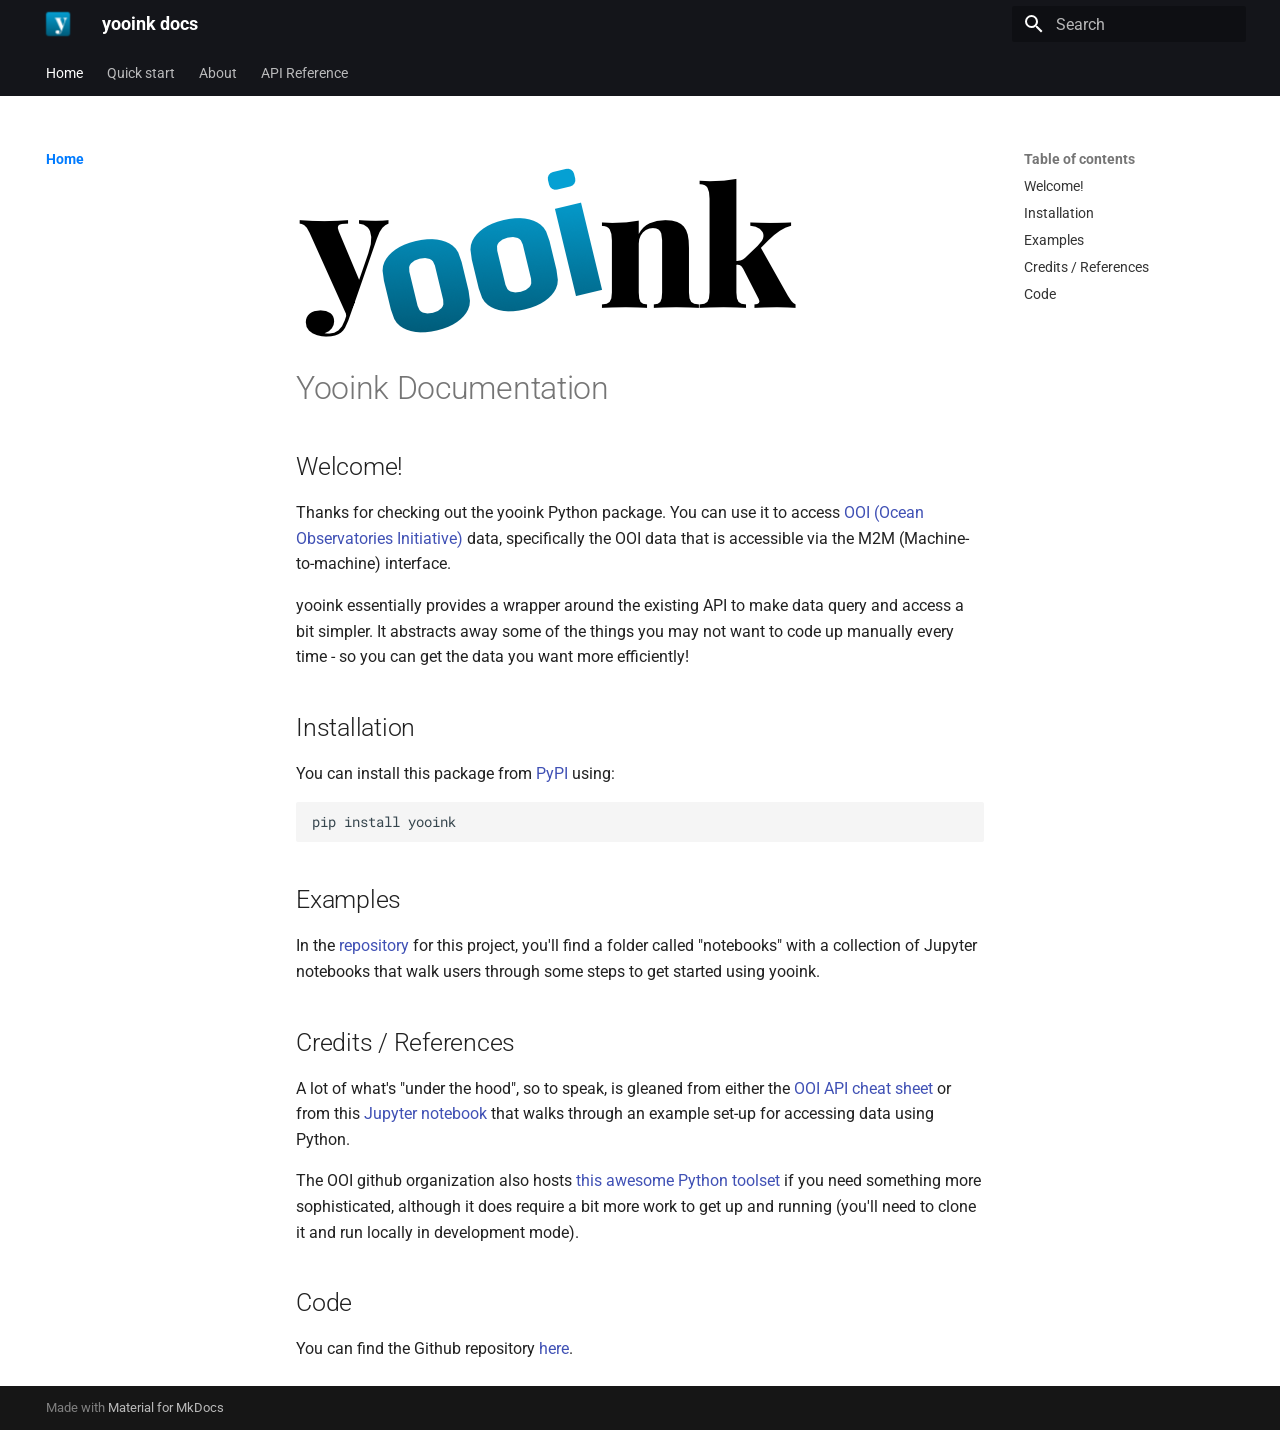
<file: index.html>
<!doctype html>
<html lang="en" class="no-js">
  <head>
    
      <meta charset="utf-8">
      <meta name="viewport" content="width=device-width,initial-scale=1">
      
      
      
      
      
        <link rel="next" href="quick_start/">
      
      
      <link rel="icon" href="assets/logo.png">
      <meta name="generator" content="mkdocs-1.6.1, mkdocs-material-9.5.41">
    
    
      
        <title>yooink docs</title>
      
    
    
      <link rel="stylesheet" href="assets/stylesheets/main.0253249f.min.css">
      
        
        <link rel="stylesheet" href="assets/stylesheets/palette.06af60db.min.css">
      
      


    
    
      
    
    
      
        
        
        <link rel="preconnect" href="https://fonts.gstatic.com" crossorigin>
        <link rel="stylesheet" href="https://fonts.googleapis.com/css?family=Roboto:300,300i,400,400i,700,700i%7CRoboto+Mono:400,400i,700,700i&display=fallback">
        <style>:root{--md-text-font:"Roboto";--md-code-font:"Roboto Mono"}</style>
      
    
    
      <link rel="stylesheet" href="assets/_mkdocstrings.css">
    
      <link rel="stylesheet" href="assets/css/custom.css">
    
    <script>__md_scope=new URL(".",location),__md_hash=e=>[...e].reduce(((e,_)=>(e<<5)-e+_.charCodeAt(0)),0),__md_get=(e,_=localStorage,t=__md_scope)=>JSON.parse(_.getItem(t.pathname+"."+e)),__md_set=(e,_,t=localStorage,a=__md_scope)=>{try{t.setItem(a.pathname+"."+e,JSON.stringify(_))}catch(e){}}</script>
    
      

    
    
    
  </head>
  
  
    
    
    
    
    
    <body dir="ltr" data-md-color-scheme="default" data-md-color-primary="black" data-md-color-accent="indigo">
  
    
    <input class="md-toggle" data-md-toggle="drawer" type="checkbox" id="__drawer" autocomplete="off">
    <input class="md-toggle" data-md-toggle="search" type="checkbox" id="__search" autocomplete="off">
    <label class="md-overlay" for="__drawer"></label>
    <div data-md-component="skip">
      
        
        <a href="#yooink-documentation" class="md-skip">
          Skip to content
        </a>
      
    </div>
    <div data-md-component="announce">
      
    </div>
    
    
      

<header class="md-header" data-md-component="header">
  <nav class="md-header__inner md-grid" aria-label="Header">
    <a href="." title="yooink docs" class="md-header__button md-logo" aria-label="yooink docs" data-md-component="logo">
      
  <img src="assets/logo.png" alt="logo">

    </a>
    <label class="md-header__button md-icon" for="__drawer">
      
      <svg xmlns="http://www.w3.org/2000/svg" viewBox="0 0 24 24"><path d="M3 6h18v2H3zm0 5h18v2H3zm0 5h18v2H3z"/></svg>
    </label>
    <div class="md-header__title" data-md-component="header-title">
      <div class="md-header__ellipsis">
        <div class="md-header__topic">
          <span class="md-ellipsis">
            yooink docs
          </span>
        </div>
        <div class="md-header__topic" data-md-component="header-topic">
          <span class="md-ellipsis">
            
              Home
            
          </span>
        </div>
      </div>
    </div>
    
      
    
    
    
    
      <label class="md-header__button md-icon" for="__search">
        
        <svg xmlns="http://www.w3.org/2000/svg" viewBox="0 0 24 24"><path d="M9.5 3A6.5 6.5 0 0 1 16 9.5c0 1.61-.59 3.09-1.56 4.23l.27.27h.79l5 5-1.5 1.5-5-5v-.79l-.27-.27A6.52 6.52 0 0 1 9.5 16 6.5 6.5 0 0 1 3 9.5 6.5 6.5 0 0 1 9.5 3m0 2C7 5 5 7 5 9.5S7 14 9.5 14 14 12 14 9.5 12 5 9.5 5"/></svg>
      </label>
      <div class="md-search" data-md-component="search" role="dialog">
  <label class="md-search__overlay" for="__search"></label>
  <div class="md-search__inner" role="search">
    <form class="md-search__form" name="search">
      <input type="text" class="md-search__input" name="query" aria-label="Search" placeholder="Search" autocapitalize="off" autocorrect="off" autocomplete="off" spellcheck="false" data-md-component="search-query" required>
      <label class="md-search__icon md-icon" for="__search">
        
        <svg xmlns="http://www.w3.org/2000/svg" viewBox="0 0 24 24"><path d="M9.5 3A6.5 6.5 0 0 1 16 9.5c0 1.61-.59 3.09-1.56 4.23l.27.27h.79l5 5-1.5 1.5-5-5v-.79l-.27-.27A6.52 6.52 0 0 1 9.5 16 6.5 6.5 0 0 1 3 9.5 6.5 6.5 0 0 1 9.5 3m0 2C7 5 5 7 5 9.5S7 14 9.5 14 14 12 14 9.5 12 5 9.5 5"/></svg>
        
        <svg xmlns="http://www.w3.org/2000/svg" viewBox="0 0 24 24"><path d="M20 11v2H8l5.5 5.5-1.42 1.42L4.16 12l7.92-7.92L13.5 5.5 8 11z"/></svg>
      </label>
      <nav class="md-search__options" aria-label="Search">
        
        <button type="reset" class="md-search__icon md-icon" title="Clear" aria-label="Clear" tabindex="-1">
          
          <svg xmlns="http://www.w3.org/2000/svg" viewBox="0 0 24 24"><path d="M19 6.41 17.59 5 12 10.59 6.41 5 5 6.41 10.59 12 5 17.59 6.41 19 12 13.41 17.59 19 19 17.59 13.41 12z"/></svg>
        </button>
      </nav>
      
    </form>
    <div class="md-search__output">
      <div class="md-search__scrollwrap" tabindex="0" data-md-scrollfix>
        <div class="md-search-result" data-md-component="search-result">
          <div class="md-search-result__meta">
            Initializing search
          </div>
          <ol class="md-search-result__list" role="presentation"></ol>
        </div>
      </div>
    </div>
  </div>
</div>
    
    
  </nav>
  
</header>
    
    <div class="md-container" data-md-component="container">
      
      
        
          
            
<nav class="md-tabs" aria-label="Tabs" data-md-component="tabs">
  <div class="md-grid">
    <ul class="md-tabs__list">
      
        
  
  
    
  
  
    <li class="md-tabs__item md-tabs__item--active">
      <a href="." class="md-tabs__link">
        
  
    
  
  Home

      </a>
    </li>
  

      
        
  
  
  
    
    
      <li class="md-tabs__item">
        <a href="quick_start/" class="md-tabs__link">
          
  
  Quick start

        </a>
      </li>
    
  

      
        
  
  
  
    <li class="md-tabs__item">
      <a href="about/" class="md-tabs__link">
        
  
    
  
  About

      </a>
    </li>
  

      
        
  
  
  
    
    
      <li class="md-tabs__item">
        <a href="api/request_manager/" class="md-tabs__link">
          
  
  API Reference

        </a>
      </li>
    
  

      
    </ul>
  </div>
</nav>
          
        
      
      <main class="md-main" data-md-component="main">
        <div class="md-main__inner md-grid">
          
            
              
              <div class="md-sidebar md-sidebar--primary" data-md-component="sidebar" data-md-type="navigation" >
                <div class="md-sidebar__scrollwrap">
                  <div class="md-sidebar__inner">
                    


  


<nav class="md-nav md-nav--primary md-nav--lifted" aria-label="Navigation" data-md-level="0">
  <label class="md-nav__title" for="__drawer">
    <a href="." title="yooink docs" class="md-nav__button md-logo" aria-label="yooink docs" data-md-component="logo">
      
  <img src="assets/logo.png" alt="logo">

    </a>
    yooink docs
  </label>
  
  <ul class="md-nav__list" data-md-scrollfix>
    
      
      
  
  
    
  
  
  
    <li class="md-nav__item md-nav__item--active">
      
      <input class="md-nav__toggle md-toggle" type="checkbox" id="__toc">
      
      
        
      
      
        <label class="md-nav__link md-nav__link--active" for="__toc">
          
  
  <span class="md-ellipsis">
    Home
  </span>
  

          <span class="md-nav__icon md-icon"></span>
        </label>
      
      <a href="." class="md-nav__link md-nav__link--active">
        
  
  <span class="md-ellipsis">
    Home
  </span>
  

      </a>
      
        

<nav class="md-nav md-nav--secondary" aria-label="Table of contents">
  
  
  
    
  
  
    <label class="md-nav__title" for="__toc">
      <span class="md-nav__icon md-icon"></span>
      Table of contents
    </label>
    <ul class="md-nav__list" data-md-component="toc" data-md-scrollfix>
      
        <li class="md-nav__item">
  <a href="#welcome" class="md-nav__link">
    <span class="md-ellipsis">
      Welcome!
    </span>
  </a>
  
</li>
      
        <li class="md-nav__item">
  <a href="#installation" class="md-nav__link">
    <span class="md-ellipsis">
      Installation
    </span>
  </a>
  
</li>
      
        <li class="md-nav__item">
  <a href="#examples" class="md-nav__link">
    <span class="md-ellipsis">
      Examples
    </span>
  </a>
  
</li>
      
        <li class="md-nav__item">
  <a href="#credits-references" class="md-nav__link">
    <span class="md-ellipsis">
      Credits / References
    </span>
  </a>
  
</li>
      
        <li class="md-nav__item">
  <a href="#code" class="md-nav__link">
    <span class="md-ellipsis">
      Code
    </span>
  </a>
  
</li>
      
    </ul>
  
</nav>
      
    </li>
  

    
      
      
  
  
  
  
    
    
    
      
      
    
    
    <li class="md-nav__item md-nav__item--nested">
      
        
        
        <input class="md-nav__toggle md-toggle " type="checkbox" id="__nav_2" >
        
          
          <label class="md-nav__link" for="__nav_2" id="__nav_2_label" tabindex="0">
            
  
  <span class="md-ellipsis">
    Quick start
  </span>
  

            <span class="md-nav__icon md-icon"></span>
          </label>
        
        <nav class="md-nav" data-md-level="1" aria-labelledby="__nav_2_label" aria-expanded="false">
          <label class="md-nav__title" for="__nav_2">
            <span class="md-nav__icon md-icon"></span>
            Quick start
          </label>
          <ul class="md-nav__list" data-md-scrollfix>
            
              
                
  
  
  
  
    <li class="md-nav__item">
      <a href="quick_start/" class="md-nav__link">
        
  
  <span class="md-ellipsis">
    Introduction
  </span>
  

      </a>
    </li>
  

              
            
              
                
  
  
  
  
    <li class="md-nav__item">
      <a href="quick_start/api_setup/" class="md-nav__link">
        
  
  <span class="md-ellipsis">
    API Setup
  </span>
  

      </a>
    </li>
  

              
            
              
                
  
  
  
  
    <li class="md-nav__item">
      <a href="quick_start/data_overview/" class="md-nav__link">
        
  
  <span class="md-ellipsis">
    Data Overview
  </span>
  

      </a>
    </li>
  

              
            
              
                
  
  
  
  
    <li class="md-nav__item">
      <a href="quick_start/simple_data_query/" class="md-nav__link">
        
  
  <span class="md-ellipsis">
    Simple Data Query
  </span>
  

      </a>
    </li>
  

              
            
          </ul>
        </nav>
      
    </li>
  

    
      
      
  
  
  
  
    <li class="md-nav__item">
      <a href="about/" class="md-nav__link">
        
  
  <span class="md-ellipsis">
    About
  </span>
  

      </a>
    </li>
  

    
      
      
  
  
  
  
    
    
    
      
      
    
    
    <li class="md-nav__item md-nav__item--nested">
      
        
        
        <input class="md-nav__toggle md-toggle " type="checkbox" id="__nav_4" >
        
          
          <label class="md-nav__link" for="__nav_4" id="__nav_4_label" tabindex="0">
            
  
  <span class="md-ellipsis">
    API Reference
  </span>
  

            <span class="md-nav__icon md-icon"></span>
          </label>
        
        <nav class="md-nav" data-md-level="1" aria-labelledby="__nav_4_label" aria-expanded="false">
          <label class="md-nav__title" for="__nav_4">
            <span class="md-nav__icon md-icon"></span>
            API Reference
          </label>
          <ul class="md-nav__list" data-md-scrollfix>
            
              
                
  
  
  
  
    <li class="md-nav__item">
      <a href="api/request_manager/" class="md-nav__link">
        
  
  <span class="md-ellipsis">
    Request Manager
  </span>
  

      </a>
    </li>
  

              
            
              
                
  
  
  
  
    <li class="md-nav__item">
      <a href="api/data_fetcher/" class="md-nav__link">
        
  
  <span class="md-ellipsis">
    Data Fetcher
  </span>
  

      </a>
    </li>
  

              
            
              
                
  
  
  
  
    <li class="md-nav__item">
      <a href="api/data_manager/" class="md-nav__link">
        
  
  <span class="md-ellipsis">
    Data Manager
  </span>
  

      </a>
    </li>
  

              
            
              
                
  
  
  
  
    <li class="md-nav__item">
      <a href="api/api/" class="md-nav__link">
        
  
  <span class="md-ellipsis">
    API handler
  </span>
  

      </a>
    </li>
  

              
            
          </ul>
        </nav>
      
    </li>
  

    
  </ul>
</nav>
                  </div>
                </div>
              </div>
            
            
              
              <div class="md-sidebar md-sidebar--secondary" data-md-component="sidebar" data-md-type="toc" >
                <div class="md-sidebar__scrollwrap">
                  <div class="md-sidebar__inner">
                    

<nav class="md-nav md-nav--secondary" aria-label="Table of contents">
  
  
  
    
  
  
    <label class="md-nav__title" for="__toc">
      <span class="md-nav__icon md-icon"></span>
      Table of contents
    </label>
    <ul class="md-nav__list" data-md-component="toc" data-md-scrollfix>
      
        <li class="md-nav__item">
  <a href="#welcome" class="md-nav__link">
    <span class="md-ellipsis">
      Welcome!
    </span>
  </a>
  
</li>
      
        <li class="md-nav__item">
  <a href="#installation" class="md-nav__link">
    <span class="md-ellipsis">
      Installation
    </span>
  </a>
  
</li>
      
        <li class="md-nav__item">
  <a href="#examples" class="md-nav__link">
    <span class="md-ellipsis">
      Examples
    </span>
  </a>
  
</li>
      
        <li class="md-nav__item">
  <a href="#credits-references" class="md-nav__link">
    <span class="md-ellipsis">
      Credits / References
    </span>
  </a>
  
</li>
      
        <li class="md-nav__item">
  <a href="#code" class="md-nav__link">
    <span class="md-ellipsis">
      Code
    </span>
  </a>
  
</li>
      
    </ul>
  
</nav>
                  </div>
                </div>
              </div>
            
          
          
            <div class="md-content" data-md-component="content">
              <article class="md-content__inner md-typeset">
                
                  


<p><img alt="Yooink text logo" src="assets/text-logo.png" /></p>
<h1 id="yooink-documentation">Yooink Documentation</h1>
<h2 id="welcome">Welcome!</h2>
<p>Thanks for checking out the yooink Python package. You can use 
it to access <a href="https://oceanobservatories.org/">OOI (Ocean Observatories Initiative)</a> 
data, specifically the OOI data that is accessible via the M2M 
(Machine-to-machine) interface. </p>
<p>yooink essentially provides a wrapper around the existing API to make data 
query and access a bit simpler. It abstracts away some of the things you 
may not want to code up manually every time - so you can get the data you 
want more efficiently!</p>
<h2 id="installation">Installation</h2>
<p>You can install this package from <a href="https://pypi.org/project/yooink/">PyPI</a> using:</p>
<pre><code class="language-bash">pip install yooink
</code></pre>
<h2 id="examples">Examples</h2>
<p>In the <a href="https://github.com/Waveform-Analytics/yooink">repository</a> for this 
project, you'll find a folder called "notebooks" with a collection of 
Jupyter notebooks that walk users through some steps to get started using 
yooink.</p>
<h2 id="credits-references">Credits / References</h2>
<p>A lot of what's "under the hood", so to speak, is gleaned from either the 
<a href="https://ooifb.org/wp-content/uploads/2023/03/API_Cheat_Sheet.pdf">OOI API cheat sheet</a>
or from this <a href="https://github.com/ooi-data-review/2018-data-workshops/blob/master/chemistry/examples/quickstart_python.ipynb">Jupyter notebook</a> 
that walks through an example set-up for accessing data using Python. </p>
<p>The OOI github organization also hosts <a href="https://github.com/oceanobservatories/ooi-data-explorations/tree/master/python">this awesome Python toolset</a> if you 
need something more sophisticated, although it does require a bit more work 
to get up and running (you'll need to clone it and run locally in 
development mode).</p>
<h2 id="code">Code</h2>
<p>You can find the Github repository <a href="https://github.com/Waveform-Analytics/yooink">here</a>.</p>












                
              </article>
            </div>
          
          
<script>var target=document.getElementById(location.hash.slice(1));target&&target.name&&(target.checked=target.name.startsWith("__tabbed_"))</script>
        </div>
        
      </main>
      
        <footer class="md-footer">
  
  <div class="md-footer-meta md-typeset">
    <div class="md-footer-meta__inner md-grid">
      <div class="md-copyright">
  
  
    Made with
    <a href="https://squidfunk.github.io/mkdocs-material/" target="_blank" rel="noopener">
      Material for MkDocs
    </a>
  
</div>
      
    </div>
  </div>
</footer>
      
    </div>
    <div class="md-dialog" data-md-component="dialog">
      <div class="md-dialog__inner md-typeset"></div>
    </div>
    
    
    <script id="__config" type="application/json">{"base": ".", "features": ["navigation.instant", "navigation.tabs"], "search": "assets/javascripts/workers/search.6ce7567c.min.js", "translations": {"clipboard.copied": "Copied to clipboard", "clipboard.copy": "Copy to clipboard", "search.result.more.one": "1 more on this page", "search.result.more.other": "# more on this page", "search.result.none": "No matching documents", "search.result.one": "1 matching document", "search.result.other": "# matching documents", "search.result.placeholder": "Type to start searching", "search.result.term.missing": "Missing", "select.version": "Select version"}}</script>
    
    
      <script src="assets/javascripts/bundle.83f73b43.min.js"></script>
      
    
  </body>
</html>
</file>
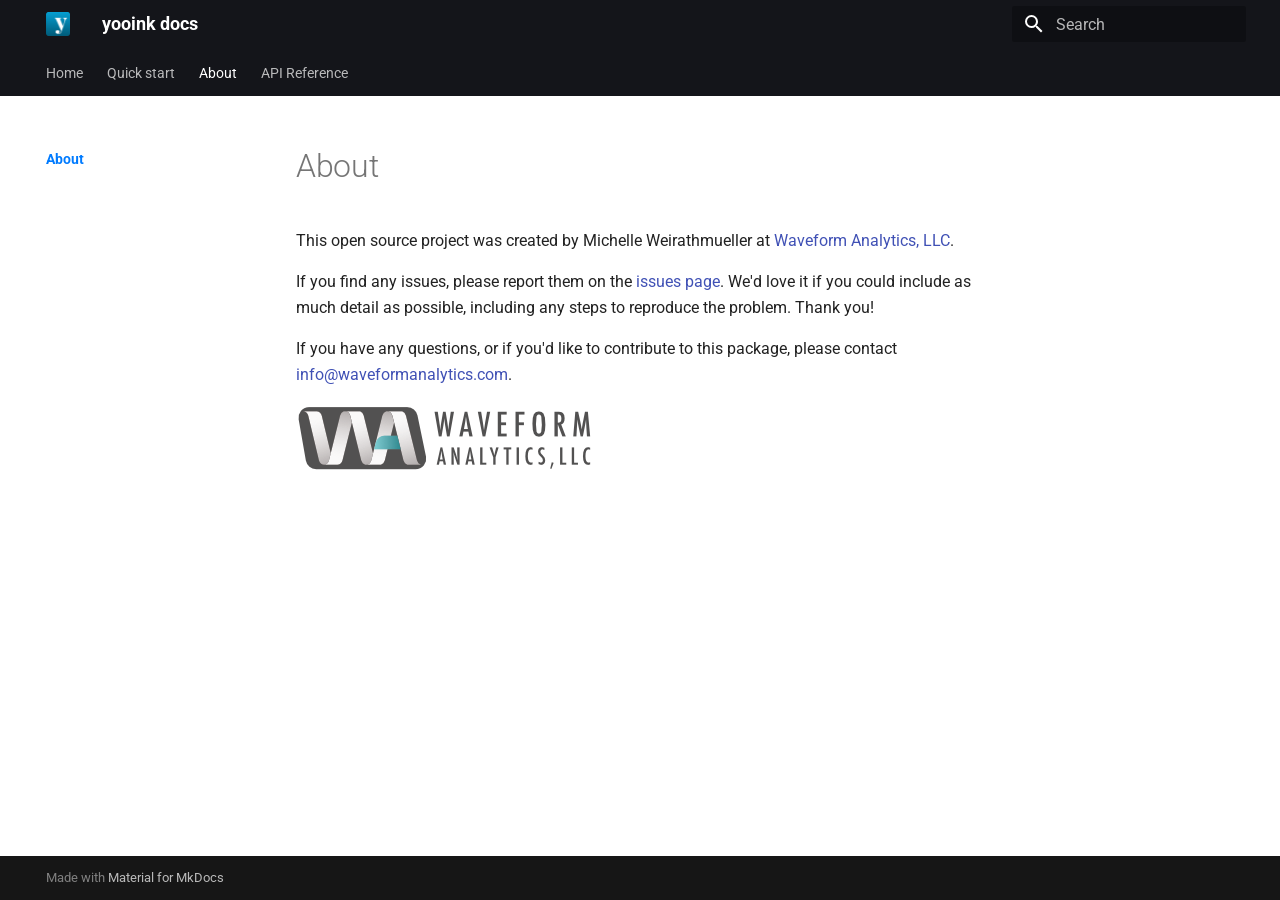
<file: about/index.html>
<!doctype html>
<html lang="en" class="no-js">
  <head>
    
      <meta charset="utf-8">
      <meta name="viewport" content="width=device-width,initial-scale=1">
      
      
      
      
        <link rel="prev" href="../quick_start/simple_data_query/">
      
      
        <link rel="next" href="../api/request_manager/">
      
      
      <link rel="icon" href="../assets/logo.png">
      <meta name="generator" content="mkdocs-1.6.1, mkdocs-material-9.5.41">
    
    
      
        <title>About - yooink docs</title>
      
    
    
      <link rel="stylesheet" href="../assets/stylesheets/main.0253249f.min.css">
      
        
        <link rel="stylesheet" href="../assets/stylesheets/palette.06af60db.min.css">
      
      


    
    
      
    
    
      
        
        
        <link rel="preconnect" href="https://fonts.gstatic.com" crossorigin>
        <link rel="stylesheet" href="https://fonts.googleapis.com/css?family=Roboto:300,300i,400,400i,700,700i%7CRoboto+Mono:400,400i,700,700i&display=fallback">
        <style>:root{--md-text-font:"Roboto";--md-code-font:"Roboto Mono"}</style>
      
    
    
      <link rel="stylesheet" href="../assets/_mkdocstrings.css">
    
      <link rel="stylesheet" href="../assets/css/custom.css">
    
    <script>__md_scope=new URL("..",location),__md_hash=e=>[...e].reduce(((e,_)=>(e<<5)-e+_.charCodeAt(0)),0),__md_get=(e,_=localStorage,t=__md_scope)=>JSON.parse(_.getItem(t.pathname+"."+e)),__md_set=(e,_,t=localStorage,a=__md_scope)=>{try{t.setItem(a.pathname+"."+e,JSON.stringify(_))}catch(e){}}</script>
    
      

    
    
    
  </head>
  
  
    
    
    
    
    
    <body dir="ltr" data-md-color-scheme="default" data-md-color-primary="black" data-md-color-accent="indigo">
  
    
    <input class="md-toggle" data-md-toggle="drawer" type="checkbox" id="__drawer" autocomplete="off">
    <input class="md-toggle" data-md-toggle="search" type="checkbox" id="__search" autocomplete="off">
    <label class="md-overlay" for="__drawer"></label>
    <div data-md-component="skip">
      
        
        <a href="#about" class="md-skip">
          Skip to content
        </a>
      
    </div>
    <div data-md-component="announce">
      
    </div>
    
    
      

<header class="md-header" data-md-component="header">
  <nav class="md-header__inner md-grid" aria-label="Header">
    <a href=".." title="yooink docs" class="md-header__button md-logo" aria-label="yooink docs" data-md-component="logo">
      
  <img src="../assets/logo.png" alt="logo">

    </a>
    <label class="md-header__button md-icon" for="__drawer">
      
      <svg xmlns="http://www.w3.org/2000/svg" viewBox="0 0 24 24"><path d="M3 6h18v2H3zm0 5h18v2H3zm0 5h18v2H3z"/></svg>
    </label>
    <div class="md-header__title" data-md-component="header-title">
      <div class="md-header__ellipsis">
        <div class="md-header__topic">
          <span class="md-ellipsis">
            yooink docs
          </span>
        </div>
        <div class="md-header__topic" data-md-component="header-topic">
          <span class="md-ellipsis">
            
              About
            
          </span>
        </div>
      </div>
    </div>
    
      
    
    
    
    
      <label class="md-header__button md-icon" for="__search">
        
        <svg xmlns="http://www.w3.org/2000/svg" viewBox="0 0 24 24"><path d="M9.5 3A6.5 6.5 0 0 1 16 9.5c0 1.61-.59 3.09-1.56 4.23l.27.27h.79l5 5-1.5 1.5-5-5v-.79l-.27-.27A6.52 6.52 0 0 1 9.5 16 6.5 6.5 0 0 1 3 9.5 6.5 6.5 0 0 1 9.5 3m0 2C7 5 5 7 5 9.5S7 14 9.5 14 14 12 14 9.5 12 5 9.5 5"/></svg>
      </label>
      <div class="md-search" data-md-component="search" role="dialog">
  <label class="md-search__overlay" for="__search"></label>
  <div class="md-search__inner" role="search">
    <form class="md-search__form" name="search">
      <input type="text" class="md-search__input" name="query" aria-label="Search" placeholder="Search" autocapitalize="off" autocorrect="off" autocomplete="off" spellcheck="false" data-md-component="search-query" required>
      <label class="md-search__icon md-icon" for="__search">
        
        <svg xmlns="http://www.w3.org/2000/svg" viewBox="0 0 24 24"><path d="M9.5 3A6.5 6.5 0 0 1 16 9.5c0 1.61-.59 3.09-1.56 4.23l.27.27h.79l5 5-1.5 1.5-5-5v-.79l-.27-.27A6.52 6.52 0 0 1 9.5 16 6.5 6.5 0 0 1 3 9.5 6.5 6.5 0 0 1 9.5 3m0 2C7 5 5 7 5 9.5S7 14 9.5 14 14 12 14 9.5 12 5 9.5 5"/></svg>
        
        <svg xmlns="http://www.w3.org/2000/svg" viewBox="0 0 24 24"><path d="M20 11v2H8l5.5 5.5-1.42 1.42L4.16 12l7.92-7.92L13.5 5.5 8 11z"/></svg>
      </label>
      <nav class="md-search__options" aria-label="Search">
        
        <button type="reset" class="md-search__icon md-icon" title="Clear" aria-label="Clear" tabindex="-1">
          
          <svg xmlns="http://www.w3.org/2000/svg" viewBox="0 0 24 24"><path d="M19 6.41 17.59 5 12 10.59 6.41 5 5 6.41 10.59 12 5 17.59 6.41 19 12 13.41 17.59 19 19 17.59 13.41 12z"/></svg>
        </button>
      </nav>
      
    </form>
    <div class="md-search__output">
      <div class="md-search__scrollwrap" tabindex="0" data-md-scrollfix>
        <div class="md-search-result" data-md-component="search-result">
          <div class="md-search-result__meta">
            Initializing search
          </div>
          <ol class="md-search-result__list" role="presentation"></ol>
        </div>
      </div>
    </div>
  </div>
</div>
    
    
  </nav>
  
</header>
    
    <div class="md-container" data-md-component="container">
      
      
        
          
            
<nav class="md-tabs" aria-label="Tabs" data-md-component="tabs">
  <div class="md-grid">
    <ul class="md-tabs__list">
      
        
  
  
  
    <li class="md-tabs__item">
      <a href=".." class="md-tabs__link">
        
  
    
  
  Home

      </a>
    </li>
  

      
        
  
  
  
    
    
      <li class="md-tabs__item">
        <a href="../quick_start/" class="md-tabs__link">
          
  
  Quick start

        </a>
      </li>
    
  

      
        
  
  
    
  
  
    <li class="md-tabs__item md-tabs__item--active">
      <a href="./" class="md-tabs__link">
        
  
    
  
  About

      </a>
    </li>
  

      
        
  
  
  
    
    
      <li class="md-tabs__item">
        <a href="../api/request_manager/" class="md-tabs__link">
          
  
  API Reference

        </a>
      </li>
    
  

      
    </ul>
  </div>
</nav>
          
        
      
      <main class="md-main" data-md-component="main">
        <div class="md-main__inner md-grid">
          
            
              
              <div class="md-sidebar md-sidebar--primary" data-md-component="sidebar" data-md-type="navigation" >
                <div class="md-sidebar__scrollwrap">
                  <div class="md-sidebar__inner">
                    


  


<nav class="md-nav md-nav--primary md-nav--lifted" aria-label="Navigation" data-md-level="0">
  <label class="md-nav__title" for="__drawer">
    <a href=".." title="yooink docs" class="md-nav__button md-logo" aria-label="yooink docs" data-md-component="logo">
      
  <img src="../assets/logo.png" alt="logo">

    </a>
    yooink docs
  </label>
  
  <ul class="md-nav__list" data-md-scrollfix>
    
      
      
  
  
  
  
    <li class="md-nav__item">
      <a href=".." class="md-nav__link">
        
  
  <span class="md-ellipsis">
    Home
  </span>
  

      </a>
    </li>
  

    
      
      
  
  
  
  
    
    
    
      
      
    
    
    <li class="md-nav__item md-nav__item--nested">
      
        
        
        <input class="md-nav__toggle md-toggle " type="checkbox" id="__nav_2" >
        
          
          <label class="md-nav__link" for="__nav_2" id="__nav_2_label" tabindex="0">
            
  
  <span class="md-ellipsis">
    Quick start
  </span>
  

            <span class="md-nav__icon md-icon"></span>
          </label>
        
        <nav class="md-nav" data-md-level="1" aria-labelledby="__nav_2_label" aria-expanded="false">
          <label class="md-nav__title" for="__nav_2">
            <span class="md-nav__icon md-icon"></span>
            Quick start
          </label>
          <ul class="md-nav__list" data-md-scrollfix>
            
              
                
  
  
  
  
    <li class="md-nav__item">
      <a href="../quick_start/" class="md-nav__link">
        
  
  <span class="md-ellipsis">
    Introduction
  </span>
  

      </a>
    </li>
  

              
            
              
                
  
  
  
  
    <li class="md-nav__item">
      <a href="../quick_start/api_setup/" class="md-nav__link">
        
  
  <span class="md-ellipsis">
    API Setup
  </span>
  

      </a>
    </li>
  

              
            
              
                
  
  
  
  
    <li class="md-nav__item">
      <a href="../quick_start/data_overview/" class="md-nav__link">
        
  
  <span class="md-ellipsis">
    Data Overview
  </span>
  

      </a>
    </li>
  

              
            
              
                
  
  
  
  
    <li class="md-nav__item">
      <a href="../quick_start/simple_data_query/" class="md-nav__link">
        
  
  <span class="md-ellipsis">
    Simple Data Query
  </span>
  

      </a>
    </li>
  

              
            
          </ul>
        </nav>
      
    </li>
  

    
      
      
  
  
    
  
  
  
    <li class="md-nav__item md-nav__item--active">
      
      <input class="md-nav__toggle md-toggle" type="checkbox" id="__toc">
      
      
        
      
      
      <a href="./" class="md-nav__link md-nav__link--active">
        
  
  <span class="md-ellipsis">
    About
  </span>
  

      </a>
      
    </li>
  

    
      
      
  
  
  
  
    
    
    
      
      
    
    
    <li class="md-nav__item md-nav__item--nested">
      
        
        
        <input class="md-nav__toggle md-toggle " type="checkbox" id="__nav_4" >
        
          
          <label class="md-nav__link" for="__nav_4" id="__nav_4_label" tabindex="0">
            
  
  <span class="md-ellipsis">
    API Reference
  </span>
  

            <span class="md-nav__icon md-icon"></span>
          </label>
        
        <nav class="md-nav" data-md-level="1" aria-labelledby="__nav_4_label" aria-expanded="false">
          <label class="md-nav__title" for="__nav_4">
            <span class="md-nav__icon md-icon"></span>
            API Reference
          </label>
          <ul class="md-nav__list" data-md-scrollfix>
            
              
                
  
  
  
  
    <li class="md-nav__item">
      <a href="../api/request_manager/" class="md-nav__link">
        
  
  <span class="md-ellipsis">
    Request Manager
  </span>
  

      </a>
    </li>
  

              
            
              
                
  
  
  
  
    <li class="md-nav__item">
      <a href="../api/data_fetcher/" class="md-nav__link">
        
  
  <span class="md-ellipsis">
    Data Fetcher
  </span>
  

      </a>
    </li>
  

              
            
              
                
  
  
  
  
    <li class="md-nav__item">
      <a href="../api/data_manager/" class="md-nav__link">
        
  
  <span class="md-ellipsis">
    Data Manager
  </span>
  

      </a>
    </li>
  

              
            
              
                
  
  
  
  
    <li class="md-nav__item">
      <a href="../api/api/" class="md-nav__link">
        
  
  <span class="md-ellipsis">
    API handler
  </span>
  

      </a>
    </li>
  

              
            
          </ul>
        </nav>
      
    </li>
  

    
  </ul>
</nav>
                  </div>
                </div>
              </div>
            
            
              
              <div class="md-sidebar md-sidebar--secondary" data-md-component="sidebar" data-md-type="toc" >
                <div class="md-sidebar__scrollwrap">
                  <div class="md-sidebar__inner">
                    

<nav class="md-nav md-nav--secondary" aria-label="Table of contents">
  
  
  
    
  
  
</nav>
                  </div>
                </div>
              </div>
            
          
          
            <div class="md-content" data-md-component="content">
              <article class="md-content__inner md-typeset">
                
                  


<h1 id="about">About</h1>
<p>This open source project was created by Michelle Weirathmueller at <a href="https://waveformanalytics.com">Waveform 
Analytics, LLC</a>.</p>
<p>If you find any issues, please report them on the <a href="https://github.com/Waveform-Analytics/yooink/issues">issues page</a>. We'd 
love it 
if you could include as much detail as possible, including any steps to 
reproduce the problem. Thank you!</p>
<p>If you have any questions, or if you'd like to contribute to this package, 
please contact <a href="mailto:info@waveformanalytics.com">info@waveformanalytics.com</a>.</p>
<p><a href="https://waveformanalytics.com"><img alt="WA logo" src="../assets/wa-logo.png" /></a></p>












                
              </article>
            </div>
          
          
<script>var target=document.getElementById(location.hash.slice(1));target&&target.name&&(target.checked=target.name.startsWith("__tabbed_"))</script>
        </div>
        
      </main>
      
        <footer class="md-footer">
  
  <div class="md-footer-meta md-typeset">
    <div class="md-footer-meta__inner md-grid">
      <div class="md-copyright">
  
  
    Made with
    <a href="https://squidfunk.github.io/mkdocs-material/" target="_blank" rel="noopener">
      Material for MkDocs
    </a>
  
</div>
      
    </div>
  </div>
</footer>
      
    </div>
    <div class="md-dialog" data-md-component="dialog">
      <div class="md-dialog__inner md-typeset"></div>
    </div>
    
    
    <script id="__config" type="application/json">{"base": "..", "features": ["navigation.instant", "navigation.tabs"], "search": "../assets/javascripts/workers/search.6ce7567c.min.js", "translations": {"clipboard.copied": "Copied to clipboard", "clipboard.copy": "Copy to clipboard", "search.result.more.one": "1 more on this page", "search.result.more.other": "# more on this page", "search.result.none": "No matching documents", "search.result.one": "1 matching document", "search.result.other": "# matching documents", "search.result.placeholder": "Type to start searching", "search.result.term.missing": "Missing", "select.version": "Select version"}}</script>
    
    
      <script src="../assets/javascripts/bundle.83f73b43.min.js"></script>
      
    
  </body>
</html>
</file>
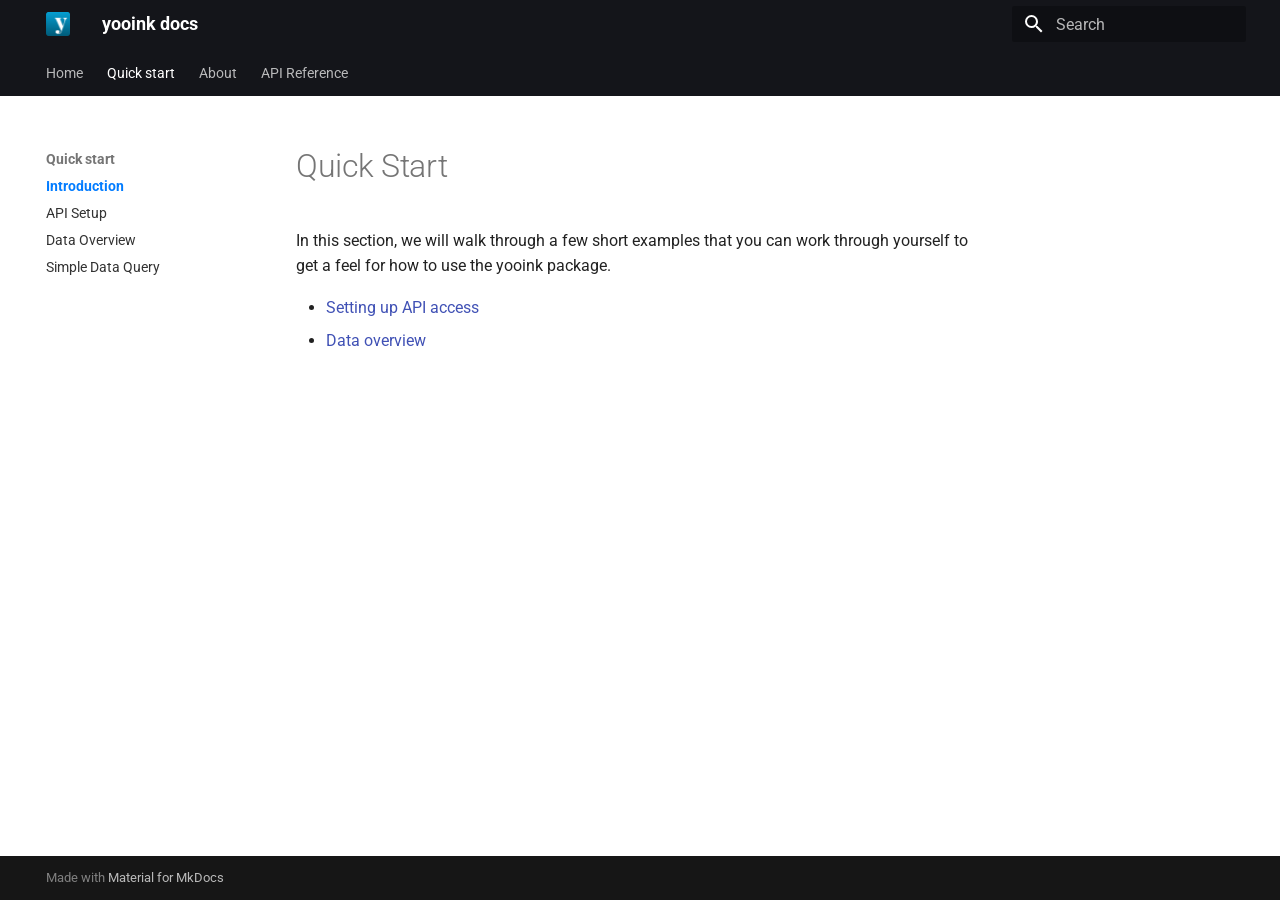
<file: quick_start/index.html>
<!doctype html>
<html lang="en" class="no-js">
  <head>
    
      <meta charset="utf-8">
      <meta name="viewport" content="width=device-width,initial-scale=1">
      
      
      
      
        <link rel="prev" href="..">
      
      
        <link rel="next" href="api_setup/">
      
      
      <link rel="icon" href="../assets/logo.png">
      <meta name="generator" content="mkdocs-1.6.1, mkdocs-material-9.5.41">
    
    
      
        <title>Introduction - yooink docs</title>
      
    
    
      <link rel="stylesheet" href="../assets/stylesheets/main.0253249f.min.css">
      
        
        <link rel="stylesheet" href="../assets/stylesheets/palette.06af60db.min.css">
      
      


    
    
      
    
    
      
        
        
        <link rel="preconnect" href="https://fonts.gstatic.com" crossorigin>
        <link rel="stylesheet" href="https://fonts.googleapis.com/css?family=Roboto:300,300i,400,400i,700,700i%7CRoboto+Mono:400,400i,700,700i&display=fallback">
        <style>:root{--md-text-font:"Roboto";--md-code-font:"Roboto Mono"}</style>
      
    
    
      <link rel="stylesheet" href="../assets/_mkdocstrings.css">
    
      <link rel="stylesheet" href="../assets/css/custom.css">
    
    <script>__md_scope=new URL("..",location),__md_hash=e=>[...e].reduce(((e,_)=>(e<<5)-e+_.charCodeAt(0)),0),__md_get=(e,_=localStorage,t=__md_scope)=>JSON.parse(_.getItem(t.pathname+"."+e)),__md_set=(e,_,t=localStorage,a=__md_scope)=>{try{t.setItem(a.pathname+"."+e,JSON.stringify(_))}catch(e){}}</script>
    
      

    
    
    
  </head>
  
  
    
    
    
    
    
    <body dir="ltr" data-md-color-scheme="default" data-md-color-primary="black" data-md-color-accent="indigo">
  
    
    <input class="md-toggle" data-md-toggle="drawer" type="checkbox" id="__drawer" autocomplete="off">
    <input class="md-toggle" data-md-toggle="search" type="checkbox" id="__search" autocomplete="off">
    <label class="md-overlay" for="__drawer"></label>
    <div data-md-component="skip">
      
        
        <a href="#quick-start" class="md-skip">
          Skip to content
        </a>
      
    </div>
    <div data-md-component="announce">
      
    </div>
    
    
      

<header class="md-header" data-md-component="header">
  <nav class="md-header__inner md-grid" aria-label="Header">
    <a href=".." title="yooink docs" class="md-header__button md-logo" aria-label="yooink docs" data-md-component="logo">
      
  <img src="../assets/logo.png" alt="logo">

    </a>
    <label class="md-header__button md-icon" for="__drawer">
      
      <svg xmlns="http://www.w3.org/2000/svg" viewBox="0 0 24 24"><path d="M3 6h18v2H3zm0 5h18v2H3zm0 5h18v2H3z"/></svg>
    </label>
    <div class="md-header__title" data-md-component="header-title">
      <div class="md-header__ellipsis">
        <div class="md-header__topic">
          <span class="md-ellipsis">
            yooink docs
          </span>
        </div>
        <div class="md-header__topic" data-md-component="header-topic">
          <span class="md-ellipsis">
            
              Introduction
            
          </span>
        </div>
      </div>
    </div>
    
      
    
    
    
    
      <label class="md-header__button md-icon" for="__search">
        
        <svg xmlns="http://www.w3.org/2000/svg" viewBox="0 0 24 24"><path d="M9.5 3A6.5 6.5 0 0 1 16 9.5c0 1.61-.59 3.09-1.56 4.23l.27.27h.79l5 5-1.5 1.5-5-5v-.79l-.27-.27A6.52 6.52 0 0 1 9.5 16 6.5 6.5 0 0 1 3 9.5 6.5 6.5 0 0 1 9.5 3m0 2C7 5 5 7 5 9.5S7 14 9.5 14 14 12 14 9.5 12 5 9.5 5"/></svg>
      </label>
      <div class="md-search" data-md-component="search" role="dialog">
  <label class="md-search__overlay" for="__search"></label>
  <div class="md-search__inner" role="search">
    <form class="md-search__form" name="search">
      <input type="text" class="md-search__input" name="query" aria-label="Search" placeholder="Search" autocapitalize="off" autocorrect="off" autocomplete="off" spellcheck="false" data-md-component="search-query" required>
      <label class="md-search__icon md-icon" for="__search">
        
        <svg xmlns="http://www.w3.org/2000/svg" viewBox="0 0 24 24"><path d="M9.5 3A6.5 6.5 0 0 1 16 9.5c0 1.61-.59 3.09-1.56 4.23l.27.27h.79l5 5-1.5 1.5-5-5v-.79l-.27-.27A6.52 6.52 0 0 1 9.5 16 6.5 6.5 0 0 1 3 9.5 6.5 6.5 0 0 1 9.5 3m0 2C7 5 5 7 5 9.5S7 14 9.5 14 14 12 14 9.5 12 5 9.5 5"/></svg>
        
        <svg xmlns="http://www.w3.org/2000/svg" viewBox="0 0 24 24"><path d="M20 11v2H8l5.5 5.5-1.42 1.42L4.16 12l7.92-7.92L13.5 5.5 8 11z"/></svg>
      </label>
      <nav class="md-search__options" aria-label="Search">
        
        <button type="reset" class="md-search__icon md-icon" title="Clear" aria-label="Clear" tabindex="-1">
          
          <svg xmlns="http://www.w3.org/2000/svg" viewBox="0 0 24 24"><path d="M19 6.41 17.59 5 12 10.59 6.41 5 5 6.41 10.59 12 5 17.59 6.41 19 12 13.41 17.59 19 19 17.59 13.41 12z"/></svg>
        </button>
      </nav>
      
    </form>
    <div class="md-search__output">
      <div class="md-search__scrollwrap" tabindex="0" data-md-scrollfix>
        <div class="md-search-result" data-md-component="search-result">
          <div class="md-search-result__meta">
            Initializing search
          </div>
          <ol class="md-search-result__list" role="presentation"></ol>
        </div>
      </div>
    </div>
  </div>
</div>
    
    
  </nav>
  
</header>
    
    <div class="md-container" data-md-component="container">
      
      
        
          
            
<nav class="md-tabs" aria-label="Tabs" data-md-component="tabs">
  <div class="md-grid">
    <ul class="md-tabs__list">
      
        
  
  
  
    <li class="md-tabs__item">
      <a href=".." class="md-tabs__link">
        
  
    
  
  Home

      </a>
    </li>
  

      
        
  
  
    
  
  
    
    
      <li class="md-tabs__item md-tabs__item--active">
        <a href="./" class="md-tabs__link">
          
  
  Quick start

        </a>
      </li>
    
  

      
        
  
  
  
    <li class="md-tabs__item">
      <a href="../about/" class="md-tabs__link">
        
  
    
  
  About

      </a>
    </li>
  

      
        
  
  
  
    
    
      <li class="md-tabs__item">
        <a href="../api/request_manager/" class="md-tabs__link">
          
  
  API Reference

        </a>
      </li>
    
  

      
    </ul>
  </div>
</nav>
          
        
      
      <main class="md-main" data-md-component="main">
        <div class="md-main__inner md-grid">
          
            
              
              <div class="md-sidebar md-sidebar--primary" data-md-component="sidebar" data-md-type="navigation" >
                <div class="md-sidebar__scrollwrap">
                  <div class="md-sidebar__inner">
                    


  


<nav class="md-nav md-nav--primary md-nav--lifted" aria-label="Navigation" data-md-level="0">
  <label class="md-nav__title" for="__drawer">
    <a href=".." title="yooink docs" class="md-nav__button md-logo" aria-label="yooink docs" data-md-component="logo">
      
  <img src="../assets/logo.png" alt="logo">

    </a>
    yooink docs
  </label>
  
  <ul class="md-nav__list" data-md-scrollfix>
    
      
      
  
  
  
  
    <li class="md-nav__item">
      <a href=".." class="md-nav__link">
        
  
  <span class="md-ellipsis">
    Home
  </span>
  

      </a>
    </li>
  

    
      
      
  
  
    
  
  
  
    
    
    
      
        
        
      
      
    
    
    <li class="md-nav__item md-nav__item--active md-nav__item--section md-nav__item--nested">
      
        
        
        <input class="md-nav__toggle md-toggle " type="checkbox" id="__nav_2" checked>
        
          
          <label class="md-nav__link" for="__nav_2" id="__nav_2_label" tabindex="">
            
  
  <span class="md-ellipsis">
    Quick start
  </span>
  

            <span class="md-nav__icon md-icon"></span>
          </label>
        
        <nav class="md-nav" data-md-level="1" aria-labelledby="__nav_2_label" aria-expanded="true">
          <label class="md-nav__title" for="__nav_2">
            <span class="md-nav__icon md-icon"></span>
            Quick start
          </label>
          <ul class="md-nav__list" data-md-scrollfix>
            
              
                
  
  
    
  
  
  
    <li class="md-nav__item md-nav__item--active">
      
      <input class="md-nav__toggle md-toggle" type="checkbox" id="__toc">
      
      
        
      
      
      <a href="./" class="md-nav__link md-nav__link--active">
        
  
  <span class="md-ellipsis">
    Introduction
  </span>
  

      </a>
      
    </li>
  

              
            
              
                
  
  
  
  
    <li class="md-nav__item">
      <a href="api_setup/" class="md-nav__link">
        
  
  <span class="md-ellipsis">
    API Setup
  </span>
  

      </a>
    </li>
  

              
            
              
                
  
  
  
  
    <li class="md-nav__item">
      <a href="data_overview/" class="md-nav__link">
        
  
  <span class="md-ellipsis">
    Data Overview
  </span>
  

      </a>
    </li>
  

              
            
              
                
  
  
  
  
    <li class="md-nav__item">
      <a href="simple_data_query/" class="md-nav__link">
        
  
  <span class="md-ellipsis">
    Simple Data Query
  </span>
  

      </a>
    </li>
  

              
            
          </ul>
        </nav>
      
    </li>
  

    
      
      
  
  
  
  
    <li class="md-nav__item">
      <a href="../about/" class="md-nav__link">
        
  
  <span class="md-ellipsis">
    About
  </span>
  

      </a>
    </li>
  

    
      
      
  
  
  
  
    
    
    
      
      
    
    
    <li class="md-nav__item md-nav__item--nested">
      
        
        
        <input class="md-nav__toggle md-toggle " type="checkbox" id="__nav_4" >
        
          
          <label class="md-nav__link" for="__nav_4" id="__nav_4_label" tabindex="0">
            
  
  <span class="md-ellipsis">
    API Reference
  </span>
  

            <span class="md-nav__icon md-icon"></span>
          </label>
        
        <nav class="md-nav" data-md-level="1" aria-labelledby="__nav_4_label" aria-expanded="false">
          <label class="md-nav__title" for="__nav_4">
            <span class="md-nav__icon md-icon"></span>
            API Reference
          </label>
          <ul class="md-nav__list" data-md-scrollfix>
            
              
                
  
  
  
  
    <li class="md-nav__item">
      <a href="../api/request_manager/" class="md-nav__link">
        
  
  <span class="md-ellipsis">
    Request Manager
  </span>
  

      </a>
    </li>
  

              
            
              
                
  
  
  
  
    <li class="md-nav__item">
      <a href="../api/data_fetcher/" class="md-nav__link">
        
  
  <span class="md-ellipsis">
    Data Fetcher
  </span>
  

      </a>
    </li>
  

              
            
              
                
  
  
  
  
    <li class="md-nav__item">
      <a href="../api/data_manager/" class="md-nav__link">
        
  
  <span class="md-ellipsis">
    Data Manager
  </span>
  

      </a>
    </li>
  

              
            
              
                
  
  
  
  
    <li class="md-nav__item">
      <a href="../api/api/" class="md-nav__link">
        
  
  <span class="md-ellipsis">
    API handler
  </span>
  

      </a>
    </li>
  

              
            
          </ul>
        </nav>
      
    </li>
  

    
  </ul>
</nav>
                  </div>
                </div>
              </div>
            
            
              
              <div class="md-sidebar md-sidebar--secondary" data-md-component="sidebar" data-md-type="toc" >
                <div class="md-sidebar__scrollwrap">
                  <div class="md-sidebar__inner">
                    

<nav class="md-nav md-nav--secondary" aria-label="Table of contents">
  
  
  
    
  
  
</nav>
                  </div>
                </div>
              </div>
            
          
          
            <div class="md-content" data-md-component="content">
              <article class="md-content__inner md-typeset">
                
                  


<h1 id="quick-start">Quick Start</h1>
<p>In this section, we will walk through a few short examples that you can 
work through yourself to get a feel for how to use the yooink package. </p>
<ul>
<li><a href="api_setup/">Setting up API access</a></li>
<li><a href="data_overview/">Data overview</a></li>
</ul>












                
              </article>
            </div>
          
          
<script>var target=document.getElementById(location.hash.slice(1));target&&target.name&&(target.checked=target.name.startsWith("__tabbed_"))</script>
        </div>
        
      </main>
      
        <footer class="md-footer">
  
  <div class="md-footer-meta md-typeset">
    <div class="md-footer-meta__inner md-grid">
      <div class="md-copyright">
  
  
    Made with
    <a href="https://squidfunk.github.io/mkdocs-material/" target="_blank" rel="noopener">
      Material for MkDocs
    </a>
  
</div>
      
    </div>
  </div>
</footer>
      
    </div>
    <div class="md-dialog" data-md-component="dialog">
      <div class="md-dialog__inner md-typeset"></div>
    </div>
    
    
    <script id="__config" type="application/json">{"base": "..", "features": ["navigation.instant", "navigation.tabs"], "search": "../assets/javascripts/workers/search.6ce7567c.min.js", "translations": {"clipboard.copied": "Copied to clipboard", "clipboard.copy": "Copy to clipboard", "search.result.more.one": "1 more on this page", "search.result.more.other": "# more on this page", "search.result.none": "No matching documents", "search.result.one": "1 matching document", "search.result.other": "# matching documents", "search.result.placeholder": "Type to start searching", "search.result.term.missing": "Missing", "select.version": "Select version"}}</script>
    
    
      <script src="../assets/javascripts/bundle.83f73b43.min.js"></script>
      
    
  </body>
</html>
</file>
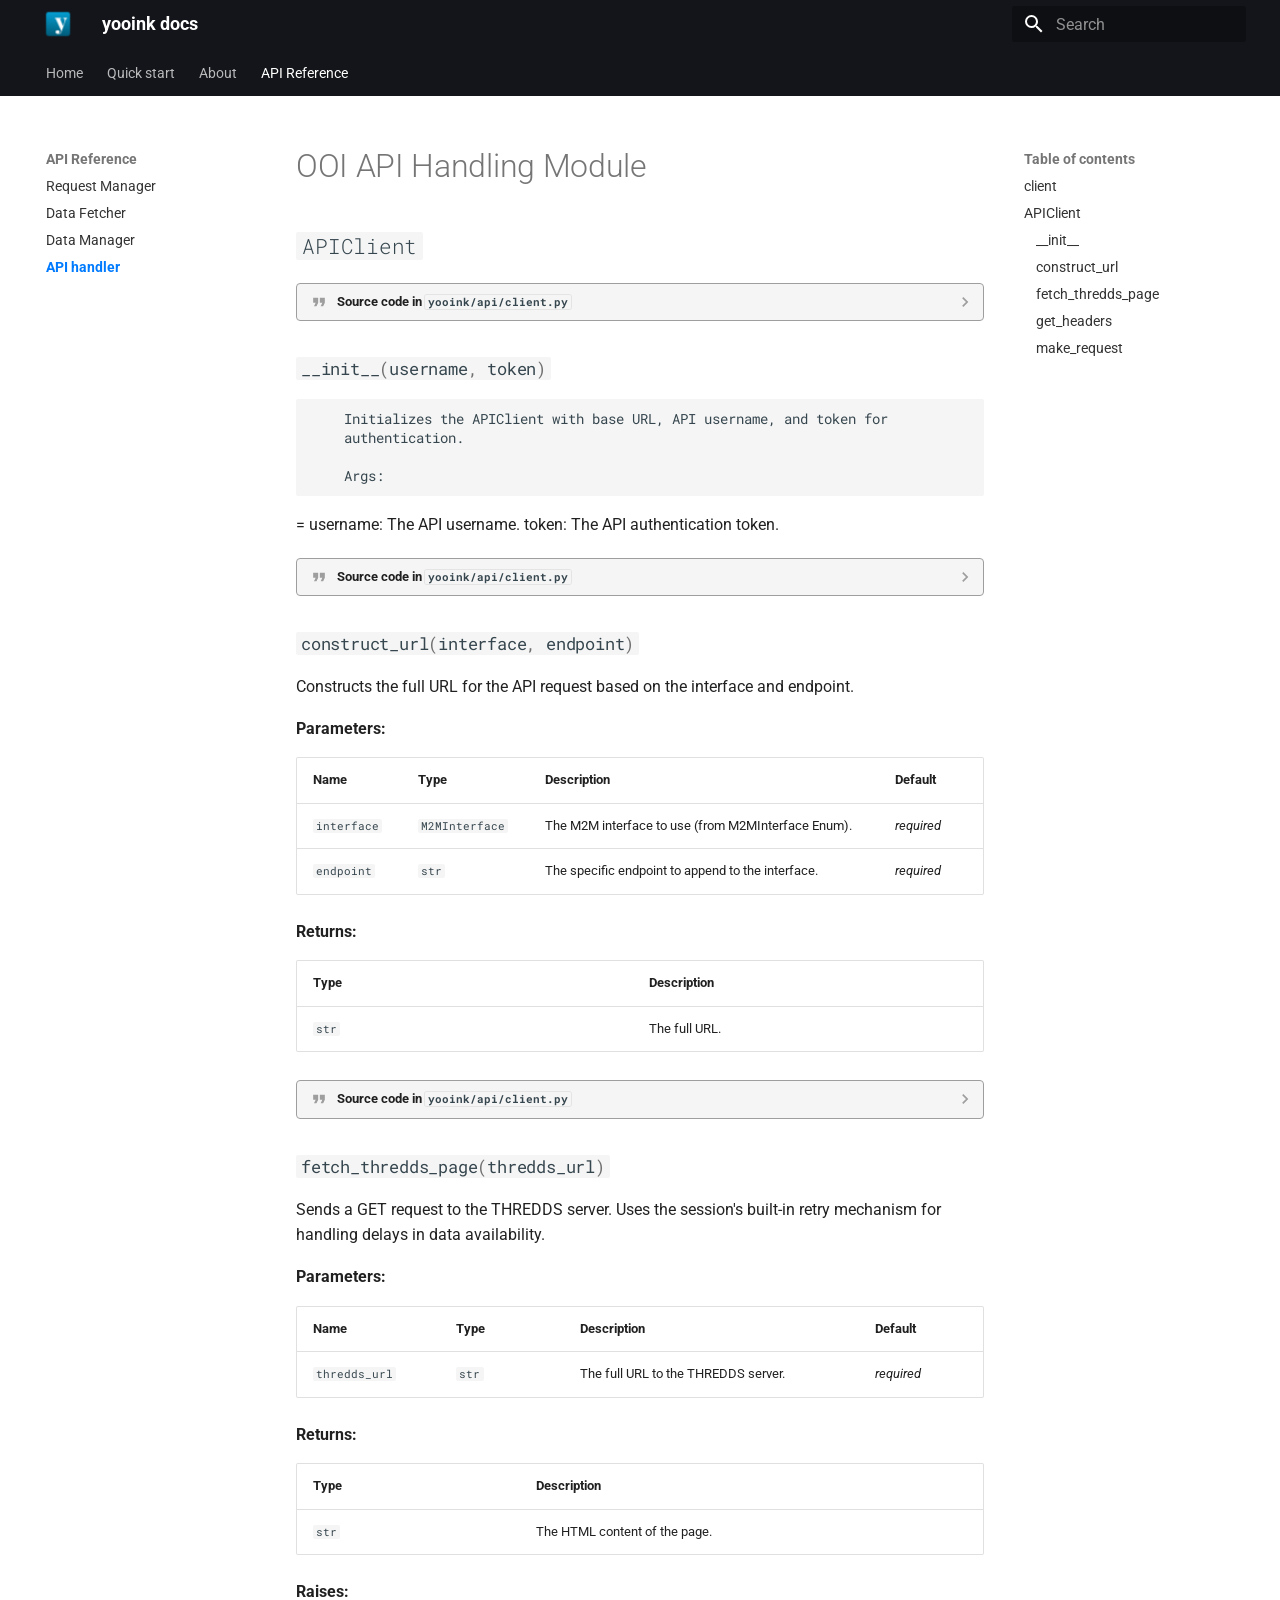
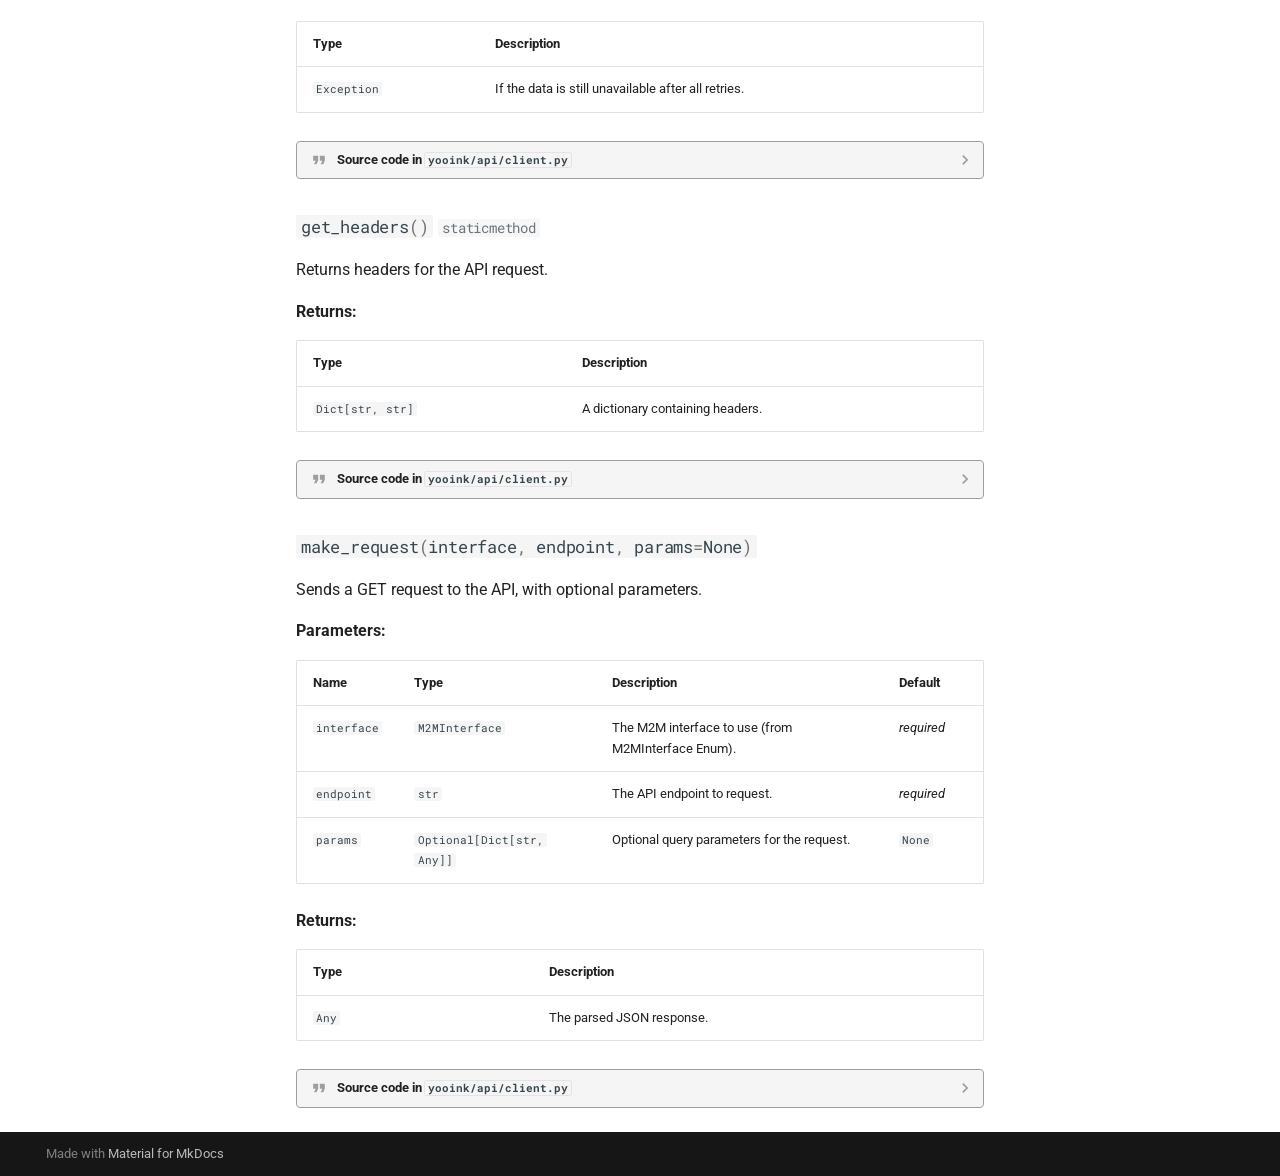
<file: api/api/index.html>
<!doctype html>
<html lang="en" class="no-js">
  <head>
    
      <meta charset="utf-8">
      <meta name="viewport" content="width=device-width,initial-scale=1">
      
      
      
      
        <link rel="prev" href="../data_manager/">
      
      
      
      <link rel="icon" href="../../assets/logo.png">
      <meta name="generator" content="mkdocs-1.6.1, mkdocs-material-9.5.41">
    
    
      
        <title>API handler - yooink docs</title>
      
    
    
      <link rel="stylesheet" href="../../assets/stylesheets/main.0253249f.min.css">
      
        
        <link rel="stylesheet" href="../../assets/stylesheets/palette.06af60db.min.css">
      
      


    
    
      
    
    
      
        
        
        <link rel="preconnect" href="https://fonts.gstatic.com" crossorigin>
        <link rel="stylesheet" href="https://fonts.googleapis.com/css?family=Roboto:300,300i,400,400i,700,700i%7CRoboto+Mono:400,400i,700,700i&display=fallback">
        <style>:root{--md-text-font:"Roboto";--md-code-font:"Roboto Mono"}</style>
      
    
    
      <link rel="stylesheet" href="../../assets/_mkdocstrings.css">
    
      <link rel="stylesheet" href="../../assets/css/custom.css">
    
    <script>__md_scope=new URL("../..",location),__md_hash=e=>[...e].reduce(((e,_)=>(e<<5)-e+_.charCodeAt(0)),0),__md_get=(e,_=localStorage,t=__md_scope)=>JSON.parse(_.getItem(t.pathname+"."+e)),__md_set=(e,_,t=localStorage,a=__md_scope)=>{try{t.setItem(a.pathname+"."+e,JSON.stringify(_))}catch(e){}}</script>
    
      

    
    
    
  </head>
  
  
    
    
    
    
    
    <body dir="ltr" data-md-color-scheme="default" data-md-color-primary="black" data-md-color-accent="indigo">
  
    
    <input class="md-toggle" data-md-toggle="drawer" type="checkbox" id="__drawer" autocomplete="off">
    <input class="md-toggle" data-md-toggle="search" type="checkbox" id="__search" autocomplete="off">
    <label class="md-overlay" for="__drawer"></label>
    <div data-md-component="skip">
      
        
        <a href="#ooi-api-handling-module" class="md-skip">
          Skip to content
        </a>
      
    </div>
    <div data-md-component="announce">
      
    </div>
    
    
      

<header class="md-header" data-md-component="header">
  <nav class="md-header__inner md-grid" aria-label="Header">
    <a href="../.." title="yooink docs" class="md-header__button md-logo" aria-label="yooink docs" data-md-component="logo">
      
  <img src="../../assets/logo.png" alt="logo">

    </a>
    <label class="md-header__button md-icon" for="__drawer">
      
      <svg xmlns="http://www.w3.org/2000/svg" viewBox="0 0 24 24"><path d="M3 6h18v2H3zm0 5h18v2H3zm0 5h18v2H3z"/></svg>
    </label>
    <div class="md-header__title" data-md-component="header-title">
      <div class="md-header__ellipsis">
        <div class="md-header__topic">
          <span class="md-ellipsis">
            yooink docs
          </span>
        </div>
        <div class="md-header__topic" data-md-component="header-topic">
          <span class="md-ellipsis">
            
              API handler
            
          </span>
        </div>
      </div>
    </div>
    
      
    
    
    
    
      <label class="md-header__button md-icon" for="__search">
        
        <svg xmlns="http://www.w3.org/2000/svg" viewBox="0 0 24 24"><path d="M9.5 3A6.5 6.5 0 0 1 16 9.5c0 1.61-.59 3.09-1.56 4.23l.27.27h.79l5 5-1.5 1.5-5-5v-.79l-.27-.27A6.52 6.52 0 0 1 9.5 16 6.5 6.5 0 0 1 3 9.5 6.5 6.5 0 0 1 9.5 3m0 2C7 5 5 7 5 9.5S7 14 9.5 14 14 12 14 9.5 12 5 9.5 5"/></svg>
      </label>
      <div class="md-search" data-md-component="search" role="dialog">
  <label class="md-search__overlay" for="__search"></label>
  <div class="md-search__inner" role="search">
    <form class="md-search__form" name="search">
      <input type="text" class="md-search__input" name="query" aria-label="Search" placeholder="Search" autocapitalize="off" autocorrect="off" autocomplete="off" spellcheck="false" data-md-component="search-query" required>
      <label class="md-search__icon md-icon" for="__search">
        
        <svg xmlns="http://www.w3.org/2000/svg" viewBox="0 0 24 24"><path d="M9.5 3A6.5 6.5 0 0 1 16 9.5c0 1.61-.59 3.09-1.56 4.23l.27.27h.79l5 5-1.5 1.5-5-5v-.79l-.27-.27A6.52 6.52 0 0 1 9.5 16 6.5 6.5 0 0 1 3 9.5 6.5 6.5 0 0 1 9.5 3m0 2C7 5 5 7 5 9.5S7 14 9.5 14 14 12 14 9.5 12 5 9.5 5"/></svg>
        
        <svg xmlns="http://www.w3.org/2000/svg" viewBox="0 0 24 24"><path d="M20 11v2H8l5.5 5.5-1.42 1.42L4.16 12l7.92-7.92L13.5 5.5 8 11z"/></svg>
      </label>
      <nav class="md-search__options" aria-label="Search">
        
        <button type="reset" class="md-search__icon md-icon" title="Clear" aria-label="Clear" tabindex="-1">
          
          <svg xmlns="http://www.w3.org/2000/svg" viewBox="0 0 24 24"><path d="M19 6.41 17.59 5 12 10.59 6.41 5 5 6.41 10.59 12 5 17.59 6.41 19 12 13.41 17.59 19 19 17.59 13.41 12z"/></svg>
        </button>
      </nav>
      
    </form>
    <div class="md-search__output">
      <div class="md-search__scrollwrap" tabindex="0" data-md-scrollfix>
        <div class="md-search-result" data-md-component="search-result">
          <div class="md-search-result__meta">
            Initializing search
          </div>
          <ol class="md-search-result__list" role="presentation"></ol>
        </div>
      </div>
    </div>
  </div>
</div>
    
    
  </nav>
  
</header>
    
    <div class="md-container" data-md-component="container">
      
      
        
          
            
<nav class="md-tabs" aria-label="Tabs" data-md-component="tabs">
  <div class="md-grid">
    <ul class="md-tabs__list">
      
        
  
  
  
    <li class="md-tabs__item">
      <a href="../.." class="md-tabs__link">
        
  
    
  
  Home

      </a>
    </li>
  

      
        
  
  
  
    
    
      <li class="md-tabs__item">
        <a href="../../quick_start/" class="md-tabs__link">
          
  
  Quick start

        </a>
      </li>
    
  

      
        
  
  
  
    <li class="md-tabs__item">
      <a href="../../about/" class="md-tabs__link">
        
  
    
  
  About

      </a>
    </li>
  

      
        
  
  
    
  
  
    
    
      <li class="md-tabs__item md-tabs__item--active">
        <a href="../request_manager/" class="md-tabs__link">
          
  
  API Reference

        </a>
      </li>
    
  

      
    </ul>
  </div>
</nav>
          
        
      
      <main class="md-main" data-md-component="main">
        <div class="md-main__inner md-grid">
          
            
              
              <div class="md-sidebar md-sidebar--primary" data-md-component="sidebar" data-md-type="navigation" >
                <div class="md-sidebar__scrollwrap">
                  <div class="md-sidebar__inner">
                    


  


<nav class="md-nav md-nav--primary md-nav--lifted" aria-label="Navigation" data-md-level="0">
  <label class="md-nav__title" for="__drawer">
    <a href="../.." title="yooink docs" class="md-nav__button md-logo" aria-label="yooink docs" data-md-component="logo">
      
  <img src="../../assets/logo.png" alt="logo">

    </a>
    yooink docs
  </label>
  
  <ul class="md-nav__list" data-md-scrollfix>
    
      
      
  
  
  
  
    <li class="md-nav__item">
      <a href="../.." class="md-nav__link">
        
  
  <span class="md-ellipsis">
    Home
  </span>
  

      </a>
    </li>
  

    
      
      
  
  
  
  
    
    
    
      
      
    
    
    <li class="md-nav__item md-nav__item--nested">
      
        
        
        <input class="md-nav__toggle md-toggle " type="checkbox" id="__nav_2" >
        
          
          <label class="md-nav__link" for="__nav_2" id="__nav_2_label" tabindex="0">
            
  
  <span class="md-ellipsis">
    Quick start
  </span>
  

            <span class="md-nav__icon md-icon"></span>
          </label>
        
        <nav class="md-nav" data-md-level="1" aria-labelledby="__nav_2_label" aria-expanded="false">
          <label class="md-nav__title" for="__nav_2">
            <span class="md-nav__icon md-icon"></span>
            Quick start
          </label>
          <ul class="md-nav__list" data-md-scrollfix>
            
              
                
  
  
  
  
    <li class="md-nav__item">
      <a href="../../quick_start/" class="md-nav__link">
        
  
  <span class="md-ellipsis">
    Introduction
  </span>
  

      </a>
    </li>
  

              
            
              
                
  
  
  
  
    <li class="md-nav__item">
      <a href="../../quick_start/api_setup/" class="md-nav__link">
        
  
  <span class="md-ellipsis">
    API Setup
  </span>
  

      </a>
    </li>
  

              
            
              
                
  
  
  
  
    <li class="md-nav__item">
      <a href="../../quick_start/data_overview/" class="md-nav__link">
        
  
  <span class="md-ellipsis">
    Data Overview
  </span>
  

      </a>
    </li>
  

              
            
              
                
  
  
  
  
    <li class="md-nav__item">
      <a href="../../quick_start/simple_data_query/" class="md-nav__link">
        
  
  <span class="md-ellipsis">
    Simple Data Query
  </span>
  

      </a>
    </li>
  

              
            
          </ul>
        </nav>
      
    </li>
  

    
      
      
  
  
  
  
    <li class="md-nav__item">
      <a href="../../about/" class="md-nav__link">
        
  
  <span class="md-ellipsis">
    About
  </span>
  

      </a>
    </li>
  

    
      
      
  
  
    
  
  
  
    
    
    
      
        
        
      
      
    
    
    <li class="md-nav__item md-nav__item--active md-nav__item--section md-nav__item--nested">
      
        
        
        <input class="md-nav__toggle md-toggle " type="checkbox" id="__nav_4" checked>
        
          
          <label class="md-nav__link" for="__nav_4" id="__nav_4_label" tabindex="">
            
  
  <span class="md-ellipsis">
    API Reference
  </span>
  

            <span class="md-nav__icon md-icon"></span>
          </label>
        
        <nav class="md-nav" data-md-level="1" aria-labelledby="__nav_4_label" aria-expanded="true">
          <label class="md-nav__title" for="__nav_4">
            <span class="md-nav__icon md-icon"></span>
            API Reference
          </label>
          <ul class="md-nav__list" data-md-scrollfix>
            
              
                
  
  
  
  
    <li class="md-nav__item">
      <a href="../request_manager/" class="md-nav__link">
        
  
  <span class="md-ellipsis">
    Request Manager
  </span>
  

      </a>
    </li>
  

              
            
              
                
  
  
  
  
    <li class="md-nav__item">
      <a href="../data_fetcher/" class="md-nav__link">
        
  
  <span class="md-ellipsis">
    Data Fetcher
  </span>
  

      </a>
    </li>
  

              
            
              
                
  
  
  
  
    <li class="md-nav__item">
      <a href="../data_manager/" class="md-nav__link">
        
  
  <span class="md-ellipsis">
    Data Manager
  </span>
  

      </a>
    </li>
  

              
            
              
                
  
  
    
  
  
  
    <li class="md-nav__item md-nav__item--active">
      
      <input class="md-nav__toggle md-toggle" type="checkbox" id="__toc">
      
      
        
      
      
        <label class="md-nav__link md-nav__link--active" for="__toc">
          
  
  <span class="md-ellipsis">
    API handler
  </span>
  

          <span class="md-nav__icon md-icon"></span>
        </label>
      
      <a href="./" class="md-nav__link md-nav__link--active">
        
  
  <span class="md-ellipsis">
    API handler
  </span>
  

      </a>
      
        

<nav class="md-nav md-nav--secondary" aria-label="Table of contents">
  
  
  
    
  
  
    <label class="md-nav__title" for="__toc">
      <span class="md-nav__icon md-icon"></span>
      Table of contents
    </label>
    <ul class="md-nav__list" data-md-component="toc" data-md-scrollfix>
      
        <li class="md-nav__item">
  <a href="#yooink.api.client" class="md-nav__link">
    <span class="md-ellipsis">
      client
    </span>
  </a>
  
</li>
      
        <li class="md-nav__item">
  <a href="#yooink.api.client.APIClient" class="md-nav__link">
    <span class="md-ellipsis">
      APIClient
    </span>
  </a>
  
    <nav class="md-nav" aria-label="APIClient">
      <ul class="md-nav__list">
        
          <li class="md-nav__item">
  <a href="#yooink.api.client.APIClient.__init__" class="md-nav__link">
    <span class="md-ellipsis">
      __init__
    </span>
  </a>
  
</li>
        
          <li class="md-nav__item">
  <a href="#yooink.api.client.APIClient.construct_url" class="md-nav__link">
    <span class="md-ellipsis">
      construct_url
    </span>
  </a>
  
</li>
        
          <li class="md-nav__item">
  <a href="#yooink.api.client.APIClient.fetch_thredds_page" class="md-nav__link">
    <span class="md-ellipsis">
      fetch_thredds_page
    </span>
  </a>
  
</li>
        
          <li class="md-nav__item">
  <a href="#yooink.api.client.APIClient.get_headers" class="md-nav__link">
    <span class="md-ellipsis">
      get_headers
    </span>
  </a>
  
</li>
        
          <li class="md-nav__item">
  <a href="#yooink.api.client.APIClient.make_request" class="md-nav__link">
    <span class="md-ellipsis">
      make_request
    </span>
  </a>
  
</li>
        
      </ul>
    </nav>
  
</li>
      
    </ul>
  
</nav>
      
    </li>
  

              
            
          </ul>
        </nav>
      
    </li>
  

    
  </ul>
</nav>
                  </div>
                </div>
              </div>
            
            
              
              <div class="md-sidebar md-sidebar--secondary" data-md-component="sidebar" data-md-type="toc" >
                <div class="md-sidebar__scrollwrap">
                  <div class="md-sidebar__inner">
                    

<nav class="md-nav md-nav--secondary" aria-label="Table of contents">
  
  
  
    
  
  
    <label class="md-nav__title" for="__toc">
      <span class="md-nav__icon md-icon"></span>
      Table of contents
    </label>
    <ul class="md-nav__list" data-md-component="toc" data-md-scrollfix>
      
        <li class="md-nav__item">
  <a href="#yooink.api.client" class="md-nav__link">
    <span class="md-ellipsis">
      client
    </span>
  </a>
  
</li>
      
        <li class="md-nav__item">
  <a href="#yooink.api.client.APIClient" class="md-nav__link">
    <span class="md-ellipsis">
      APIClient
    </span>
  </a>
  
    <nav class="md-nav" aria-label="APIClient">
      <ul class="md-nav__list">
        
          <li class="md-nav__item">
  <a href="#yooink.api.client.APIClient.__init__" class="md-nav__link">
    <span class="md-ellipsis">
      __init__
    </span>
  </a>
  
</li>
        
          <li class="md-nav__item">
  <a href="#yooink.api.client.APIClient.construct_url" class="md-nav__link">
    <span class="md-ellipsis">
      construct_url
    </span>
  </a>
  
</li>
        
          <li class="md-nav__item">
  <a href="#yooink.api.client.APIClient.fetch_thredds_page" class="md-nav__link">
    <span class="md-ellipsis">
      fetch_thredds_page
    </span>
  </a>
  
</li>
        
          <li class="md-nav__item">
  <a href="#yooink.api.client.APIClient.get_headers" class="md-nav__link">
    <span class="md-ellipsis">
      get_headers
    </span>
  </a>
  
</li>
        
          <li class="md-nav__item">
  <a href="#yooink.api.client.APIClient.make_request" class="md-nav__link">
    <span class="md-ellipsis">
      make_request
    </span>
  </a>
  
</li>
        
      </ul>
    </nav>
  
</li>
      
    </ul>
  
</nav>
                  </div>
                </div>
              </div>
            
          
          
            <div class="md-content" data-md-component="content">
              <article class="md-content__inner md-typeset">
                
                  


<h1 id="ooi-api-handling-module">OOI API Handling Module</h1>


<div class="doc doc-object doc-module">



<a id="yooink.api.client"></a>
    <div class="doc doc-contents first">








  <div class="doc doc-children">








<div class="doc doc-object doc-class">



<h2 id="yooink.api.client.APIClient" class="doc doc-heading">
            <code>APIClient</code>


</h2>


    <div class="doc doc-contents ">







              <details class="quote">
                <summary>Source code in <code>yooink/api/client.py</code></summary>
                <div class="highlight"><table class="highlighttable"><tr><td class="linenos"><div class="linenodiv"><pre><span></span><span class="normal"> 18</span>
<span class="normal"> 19</span>
<span class="normal"> 20</span>
<span class="normal"> 21</span>
<span class="normal"> 22</span>
<span class="normal"> 23</span>
<span class="normal"> 24</span>
<span class="normal"> 25</span>
<span class="normal"> 26</span>
<span class="normal"> 27</span>
<span class="normal"> 28</span>
<span class="normal"> 29</span>
<span class="normal"> 30</span>
<span class="normal"> 31</span>
<span class="normal"> 32</span>
<span class="normal"> 33</span>
<span class="normal"> 34</span>
<span class="normal"> 35</span>
<span class="normal"> 36</span>
<span class="normal"> 37</span>
<span class="normal"> 38</span>
<span class="normal"> 39</span>
<span class="normal"> 40</span>
<span class="normal"> 41</span>
<span class="normal"> 42</span>
<span class="normal"> 43</span>
<span class="normal"> 44</span>
<span class="normal"> 45</span>
<span class="normal"> 46</span>
<span class="normal"> 47</span>
<span class="normal"> 48</span>
<span class="normal"> 49</span>
<span class="normal"> 50</span>
<span class="normal"> 51</span>
<span class="normal"> 52</span>
<span class="normal"> 53</span>
<span class="normal"> 54</span>
<span class="normal"> 55</span>
<span class="normal"> 56</span>
<span class="normal"> 57</span>
<span class="normal"> 58</span>
<span class="normal"> 59</span>
<span class="normal"> 60</span>
<span class="normal"> 61</span>
<span class="normal"> 62</span>
<span class="normal"> 63</span>
<span class="normal"> 64</span>
<span class="normal"> 65</span>
<span class="normal"> 66</span>
<span class="normal"> 67</span>
<span class="normal"> 68</span>
<span class="normal"> 69</span>
<span class="normal"> 70</span>
<span class="normal"> 71</span>
<span class="normal"> 72</span>
<span class="normal"> 73</span>
<span class="normal"> 74</span>
<span class="normal"> 75</span>
<span class="normal"> 76</span>
<span class="normal"> 77</span>
<span class="normal"> 78</span>
<span class="normal"> 79</span>
<span class="normal"> 80</span>
<span class="normal"> 81</span>
<span class="normal"> 82</span>
<span class="normal"> 83</span>
<span class="normal"> 84</span>
<span class="normal"> 85</span>
<span class="normal"> 86</span>
<span class="normal"> 87</span>
<span class="normal"> 88</span>
<span class="normal"> 89</span>
<span class="normal"> 90</span>
<span class="normal"> 91</span>
<span class="normal"> 92</span>
<span class="normal"> 93</span>
<span class="normal"> 94</span>
<span class="normal"> 95</span>
<span class="normal"> 96</span>
<span class="normal"> 97</span>
<span class="normal"> 98</span>
<span class="normal"> 99</span>
<span class="normal">100</span>
<span class="normal">101</span>
<span class="normal">102</span>
<span class="normal">103</span>
<span class="normal">104</span>
<span class="normal">105</span></pre></div></td><td class="code"><div><pre><span></span><code><span class="k">class</span> <span class="nc">APIClient</span><span class="p">:</span>
    <span class="c1"># Set Up Constants:</span>
    <span class="c1"># Base URL for accessing OOI data</span>
    <span class="n">BASE_URL</span> <span class="o">=</span> <span class="s1">&#39;https://ooinet.oceanobservatories.org/api/m2m/&#39;</span>
    <span class="c1"># different M2M interfaces to the base URL</span>
    <span class="n">ANNO_URL</span> <span class="o">=</span> <span class="s1">&#39;12580/anno/&#39;</span>  <span class="c1"># Annotation Information</span>
    <span class="n">ASSET_URL</span> <span class="o">=</span> <span class="s1">&#39;12587/asset/&#39;</span>  <span class="c1"># Asset and Calibration Information</span>
    <span class="n">DEPLOY_URL</span> <span class="o">=</span> <span class="s1">&#39;12587/events/deployment/inv/&#39;</span>  <span class="c1"># Deployment Information</span>
    <span class="n">SENSOR_URL</span> <span class="o">=</span> <span class="s1">&#39;12576/sensor/inv/&#39;</span>  <span class="c1"># Sensor Information</span>
    <span class="n">VOCAB_URL</span> <span class="o">=</span> <span class="s1">&#39;12586/vocab/inv/&#39;</span>  <span class="c1"># Vocabulary Information</span>
    <span class="n">STREAM_URL</span> <span class="o">=</span> <span class="s1">&#39;12575/stream/byname/&#39;</span>  <span class="c1"># Stream Information</span>
    <span class="n">PARAMETER_URL</span> <span class="o">=</span> <span class="s1">&#39;12575/parameter/&#39;</span>  <span class="c1"># Parameter Information</span>

    <span class="k">def</span> <span class="fm">__init__</span><span class="p">(</span><span class="bp">self</span><span class="p">,</span> <span class="n">username</span><span class="p">:</span> <span class="nb">str</span><span class="p">,</span> <span class="n">token</span><span class="p">:</span> <span class="nb">str</span><span class="p">)</span> <span class="o">-&gt;</span> <span class="kc">None</span><span class="p">:</span>
<span class="w">        </span><span class="sd">&quot;&quot;&quot;</span>
<span class="sd">        Initializes the APIClient with base URL, API username, and token for</span>
<span class="sd">        authentication.</span>

<span class="sd">        Args:</span>
<span class="sd">=           username: The API username.</span>
<span class="sd">            token: The API authentication token.</span>
<span class="sd">        &quot;&quot;&quot;</span>
        <span class="bp">self</span><span class="o">.</span><span class="n">auth</span> <span class="o">=</span> <span class="p">(</span><span class="n">username</span><span class="p">,</span> <span class="n">token</span><span class="p">)</span>
        <span class="bp">self</span><span class="o">.</span><span class="n">session</span> <span class="o">=</span> <span class="n">requests</span><span class="o">.</span><span class="n">Session</span><span class="p">()</span>

    <span class="nd">@staticmethod</span>
    <span class="k">def</span> <span class="nf">get_headers</span><span class="p">()</span> <span class="o">-&gt;</span> <span class="n">Dict</span><span class="p">[</span><span class="nb">str</span><span class="p">,</span> <span class="nb">str</span><span class="p">]:</span>
<span class="w">        </span><span class="sd">&quot;&quot;&quot;</span>
<span class="sd">        Returns headers for the API request.</span>

<span class="sd">        Returns:</span>
<span class="sd">            A dictionary containing headers.</span>
<span class="sd">        &quot;&quot;&quot;</span>
        <span class="k">return</span> <span class="p">{</span><span class="s1">&#39;Content-Type&#39;</span><span class="p">:</span> <span class="s1">&#39;application/json&#39;</span><span class="p">}</span>

    <span class="k">def</span> <span class="nf">make_request</span><span class="p">(</span>
            <span class="bp">self</span><span class="p">,</span>
            <span class="n">interface</span><span class="p">:</span> <span class="n">M2MInterface</span><span class="p">,</span>
            <span class="n">endpoint</span><span class="p">:</span> <span class="nb">str</span><span class="p">,</span>
            <span class="n">params</span><span class="p">:</span> <span class="n">Optional</span><span class="p">[</span><span class="n">Dict</span><span class="p">[</span><span class="nb">str</span><span class="p">,</span> <span class="n">Any</span><span class="p">]]</span> <span class="o">=</span> <span class="kc">None</span>
    <span class="p">)</span> <span class="o">-&gt;</span> <span class="n">Any</span><span class="p">:</span>
<span class="w">        </span><span class="sd">&quot;&quot;&quot;</span>
<span class="sd">        Sends a GET request to the API, with optional parameters.</span>

<span class="sd">        Args:</span>
<span class="sd">            interface: The M2M interface to use (from M2MInterface Enum).</span>
<span class="sd">            endpoint: The API endpoint to request.</span>
<span class="sd">            params: Optional query parameters for the request.</span>

<span class="sd">        Returns:</span>
<span class="sd">            The parsed JSON response.</span>
<span class="sd">        &quot;&quot;&quot;</span>
        <span class="n">url</span> <span class="o">=</span> <span class="bp">self</span><span class="o">.</span><span class="n">construct_url</span><span class="p">(</span><span class="n">interface</span><span class="p">,</span> <span class="n">endpoint</span><span class="p">)</span>
        <span class="n">response</span> <span class="o">=</span> <span class="bp">self</span><span class="o">.</span><span class="n">session</span><span class="o">.</span><span class="n">get</span><span class="p">(</span>
            <span class="n">url</span><span class="p">,</span> <span class="n">auth</span><span class="o">=</span><span class="bp">self</span><span class="o">.</span><span class="n">auth</span><span class="p">,</span> <span class="n">headers</span><span class="o">=</span><span class="bp">self</span><span class="o">.</span><span class="n">get_headers</span><span class="p">(),</span> <span class="n">params</span><span class="o">=</span><span class="n">params</span><span class="p">)</span>
        <span class="n">response</span><span class="o">.</span><span class="n">raise_for_status</span><span class="p">()</span>
        <span class="k">return</span> <span class="n">response</span><span class="o">.</span><span class="n">json</span><span class="p">()</span>

    <span class="k">def</span> <span class="nf">construct_url</span><span class="p">(</span><span class="bp">self</span><span class="p">,</span> <span class="n">interface</span><span class="p">:</span> <span class="n">M2MInterface</span><span class="p">,</span> <span class="n">endpoint</span><span class="p">:</span> <span class="nb">str</span><span class="p">)</span> <span class="o">-&gt;</span> <span class="nb">str</span><span class="p">:</span>
<span class="w">        </span><span class="sd">&quot;&quot;&quot;</span>
<span class="sd">        Constructs the full URL for the API request based on the interface and endpoint.</span>

<span class="sd">        Args:</span>
<span class="sd">            interface: The M2M interface to use (from M2MInterface Enum).</span>
<span class="sd">            endpoint: The specific endpoint to append to the interface.</span>

<span class="sd">        Returns:</span>
<span class="sd">            The full URL.</span>
<span class="sd">        &quot;&quot;&quot;</span>
        <span class="k">return</span> <span class="sa">f</span><span class="s2">&quot;</span><span class="si">{</span><span class="bp">self</span><span class="o">.</span><span class="n">BASE_URL</span><span class="si">}{</span><span class="n">interface</span><span class="o">.</span><span class="n">value</span><span class="si">}{</span><span class="n">endpoint</span><span class="si">}</span><span class="s2">&quot;</span>

    <span class="k">def</span> <span class="nf">fetch_thredds_page</span><span class="p">(</span><span class="bp">self</span><span class="p">,</span> <span class="n">thredds_url</span><span class="p">:</span> <span class="nb">str</span><span class="p">)</span> <span class="o">-&gt;</span> <span class="nb">str</span><span class="p">:</span>
<span class="w">        </span><span class="sd">&quot;&quot;&quot;</span>
<span class="sd">        Sends a GET request to the THREDDS server. Uses the session&#39;s</span>
<span class="sd">        built-in retry mechanism for handling delays in data availability.</span>

<span class="sd">        Args:</span>
<span class="sd">            thredds_url: The full URL to the THREDDS server.</span>

<span class="sd">        Returns:</span>
<span class="sd">            The HTML content of the page.</span>

<span class="sd">        Raises:</span>
<span class="sd">            Exception: If the data is still unavailable after all retries.</span>
<span class="sd">        &quot;&quot;&quot;</span>
        <span class="n">response</span> <span class="o">=</span> <span class="bp">self</span><span class="o">.</span><span class="n">session</span><span class="o">.</span><span class="n">get</span><span class="p">(</span><span class="n">thredds_url</span><span class="p">)</span>
        <span class="n">response</span><span class="o">.</span><span class="n">raise_for_status</span><span class="p">()</span>
        <span class="k">return</span> <span class="n">response</span><span class="o">.</span><span class="n">text</span>
</code></pre></div></td></tr></table></div>
              </details>



  <div class="doc doc-children">









<div class="doc doc-object doc-function">


<h3 id="yooink.api.client.APIClient.__init__" class="doc doc-heading">
            <code class="highlight language-python"><span class="fm">__init__</span><span class="p">(</span><span class="n">username</span><span class="p">,</span> <span class="n">token</span><span class="p">)</span></code>

</h3>


    <div class="doc doc-contents ">

        <pre><code>    Initializes the APIClient with base URL, API username, and token for
    authentication.

    Args:
</code></pre>
<p>=           username: The API username.
            token: The API authentication token.</p>

            <details class="quote">
              <summary>Source code in <code>yooink/api/client.py</code></summary>
              <div class="highlight"><table class="highlighttable"><tr><td class="linenos"><div class="linenodiv"><pre><span></span><span class="normal">31</span>
<span class="normal">32</span>
<span class="normal">33</span>
<span class="normal">34</span>
<span class="normal">35</span>
<span class="normal">36</span>
<span class="normal">37</span>
<span class="normal">38</span>
<span class="normal">39</span>
<span class="normal">40</span>
<span class="normal">41</span></pre></div></td><td class="code"><div><pre><span></span><code>    <span class="k">def</span> <span class="fm">__init__</span><span class="p">(</span><span class="bp">self</span><span class="p">,</span> <span class="n">username</span><span class="p">:</span> <span class="nb">str</span><span class="p">,</span> <span class="n">token</span><span class="p">:</span> <span class="nb">str</span><span class="p">)</span> <span class="o">-&gt;</span> <span class="kc">None</span><span class="p">:</span>
<span class="w">        </span><span class="sd">&quot;&quot;&quot;</span>
<span class="sd">        Initializes the APIClient with base URL, API username, and token for</span>
<span class="sd">        authentication.</span>

<span class="sd">        Args:</span>
<span class="sd">=           username: The API username.</span>
<span class="sd">            token: The API authentication token.</span>
<span class="sd">        &quot;&quot;&quot;</span>
        <span class="bp">self</span><span class="o">.</span><span class="n">auth</span> <span class="o">=</span> <span class="p">(</span><span class="n">username</span><span class="p">,</span> <span class="n">token</span><span class="p">)</span>
        <span class="bp">self</span><span class="o">.</span><span class="n">session</span> <span class="o">=</span> <span class="n">requests</span><span class="o">.</span><span class="n">Session</span><span class="p">()</span>
</code></pre></div></td></tr></table></div>
            </details>
    </div>

</div>

<div class="doc doc-object doc-function">


<h3 id="yooink.api.client.APIClient.construct_url" class="doc doc-heading">
            <code class="highlight language-python"><span class="n">construct_url</span><span class="p">(</span><span class="n">interface</span><span class="p">,</span> <span class="n">endpoint</span><span class="p">)</span></code>

</h3>


    <div class="doc doc-contents ">

        <p>Constructs the full URL for the API request based on the interface and endpoint.</p>


<p><span class="doc-section-title">Parameters:</span></p>
    <table>
      <thead>
        <tr>
          <th>Name</th>
          <th>Type</th>
          <th>Description</th>
          <th>Default</th>
        </tr>
      </thead>
      <tbody>
          <tr class="doc-section-item">
            <td>
                <code>interface</code>
            </td>
            <td>
                  <code><span title="yooink.api.client.M2MInterface">M2MInterface</span></code>
            </td>
            <td>
              <div class="doc-md-description">
                <p>The M2M interface to use (from M2MInterface Enum).</p>
              </div>
            </td>
            <td>
                <em>required</em>
            </td>
          </tr>
          <tr class="doc-section-item">
            <td>
                <code>endpoint</code>
            </td>
            <td>
                  <code>str</code>
            </td>
            <td>
              <div class="doc-md-description">
                <p>The specific endpoint to append to the interface.</p>
              </div>
            </td>
            <td>
                <em>required</em>
            </td>
          </tr>
      </tbody>
    </table>


    <p><span class="doc-section-title">Returns:</span></p>
    <table>
      <thead>
        <tr>
          <th>Type</th>
          <th>Description</th>
        </tr>
      </thead>
      <tbody>
          <tr class="doc-section-item">
            <td>
                  <code>str</code>
            </td>
            <td>
              <div class="doc-md-description">
                <p>The full URL.</p>
              </div>
            </td>
          </tr>
      </tbody>
    </table>

            <details class="quote">
              <summary>Source code in <code>yooink/api/client.py</code></summary>
              <div class="highlight"><table class="highlighttable"><tr><td class="linenos"><div class="linenodiv"><pre><span></span><span class="normal">76</span>
<span class="normal">77</span>
<span class="normal">78</span>
<span class="normal">79</span>
<span class="normal">80</span>
<span class="normal">81</span>
<span class="normal">82</span>
<span class="normal">83</span>
<span class="normal">84</span>
<span class="normal">85</span>
<span class="normal">86</span>
<span class="normal">87</span></pre></div></td><td class="code"><div><pre><span></span><code><span class="k">def</span> <span class="nf">construct_url</span><span class="p">(</span><span class="bp">self</span><span class="p">,</span> <span class="n">interface</span><span class="p">:</span> <span class="n">M2MInterface</span><span class="p">,</span> <span class="n">endpoint</span><span class="p">:</span> <span class="nb">str</span><span class="p">)</span> <span class="o">-&gt;</span> <span class="nb">str</span><span class="p">:</span>
<span class="w">    </span><span class="sd">&quot;&quot;&quot;</span>
<span class="sd">    Constructs the full URL for the API request based on the interface and endpoint.</span>

<span class="sd">    Args:</span>
<span class="sd">        interface: The M2M interface to use (from M2MInterface Enum).</span>
<span class="sd">        endpoint: The specific endpoint to append to the interface.</span>

<span class="sd">    Returns:</span>
<span class="sd">        The full URL.</span>
<span class="sd">    &quot;&quot;&quot;</span>
    <span class="k">return</span> <span class="sa">f</span><span class="s2">&quot;</span><span class="si">{</span><span class="bp">self</span><span class="o">.</span><span class="n">BASE_URL</span><span class="si">}{</span><span class="n">interface</span><span class="o">.</span><span class="n">value</span><span class="si">}{</span><span class="n">endpoint</span><span class="si">}</span><span class="s2">&quot;</span>
</code></pre></div></td></tr></table></div>
            </details>
    </div>

</div>

<div class="doc doc-object doc-function">


<h3 id="yooink.api.client.APIClient.fetch_thredds_page" class="doc doc-heading">
            <code class="highlight language-python"><span class="n">fetch_thredds_page</span><span class="p">(</span><span class="n">thredds_url</span><span class="p">)</span></code>

</h3>


    <div class="doc doc-contents ">

        <p>Sends a GET request to the THREDDS server. Uses the session's
built-in retry mechanism for handling delays in data availability.</p>


<p><span class="doc-section-title">Parameters:</span></p>
    <table>
      <thead>
        <tr>
          <th>Name</th>
          <th>Type</th>
          <th>Description</th>
          <th>Default</th>
        </tr>
      </thead>
      <tbody>
          <tr class="doc-section-item">
            <td>
                <code>thredds_url</code>
            </td>
            <td>
                  <code>str</code>
            </td>
            <td>
              <div class="doc-md-description">
                <p>The full URL to the THREDDS server.</p>
              </div>
            </td>
            <td>
                <em>required</em>
            </td>
          </tr>
      </tbody>
    </table>


    <p><span class="doc-section-title">Returns:</span></p>
    <table>
      <thead>
        <tr>
          <th>Type</th>
          <th>Description</th>
        </tr>
      </thead>
      <tbody>
          <tr class="doc-section-item">
            <td>
                  <code>str</code>
            </td>
            <td>
              <div class="doc-md-description">
                <p>The HTML content of the page.</p>
              </div>
            </td>
          </tr>
      </tbody>
    </table>


<p><span class="doc-section-title">Raises:</span></p>
    <table>
      <thead>
        <tr>
          <th>Type</th>
          <th>Description</th>
        </tr>
      </thead>
      <tbody>
          <tr class="doc-section-item">
            <td>
                  <code>Exception</code>
            </td>
            <td>
              <div class="doc-md-description">
                <p>If the data is still unavailable after all retries.</p>
              </div>
            </td>
          </tr>
      </tbody>
    </table>

            <details class="quote">
              <summary>Source code in <code>yooink/api/client.py</code></summary>
              <div class="highlight"><table class="highlighttable"><tr><td class="linenos"><div class="linenodiv"><pre><span></span><span class="normal"> 89</span>
<span class="normal"> 90</span>
<span class="normal"> 91</span>
<span class="normal"> 92</span>
<span class="normal"> 93</span>
<span class="normal"> 94</span>
<span class="normal"> 95</span>
<span class="normal"> 96</span>
<span class="normal"> 97</span>
<span class="normal"> 98</span>
<span class="normal"> 99</span>
<span class="normal">100</span>
<span class="normal">101</span>
<span class="normal">102</span>
<span class="normal">103</span>
<span class="normal">104</span>
<span class="normal">105</span></pre></div></td><td class="code"><div><pre><span></span><code><span class="k">def</span> <span class="nf">fetch_thredds_page</span><span class="p">(</span><span class="bp">self</span><span class="p">,</span> <span class="n">thredds_url</span><span class="p">:</span> <span class="nb">str</span><span class="p">)</span> <span class="o">-&gt;</span> <span class="nb">str</span><span class="p">:</span>
<span class="w">    </span><span class="sd">&quot;&quot;&quot;</span>
<span class="sd">    Sends a GET request to the THREDDS server. Uses the session&#39;s</span>
<span class="sd">    built-in retry mechanism for handling delays in data availability.</span>

<span class="sd">    Args:</span>
<span class="sd">        thredds_url: The full URL to the THREDDS server.</span>

<span class="sd">    Returns:</span>
<span class="sd">        The HTML content of the page.</span>

<span class="sd">    Raises:</span>
<span class="sd">        Exception: If the data is still unavailable after all retries.</span>
<span class="sd">    &quot;&quot;&quot;</span>
    <span class="n">response</span> <span class="o">=</span> <span class="bp">self</span><span class="o">.</span><span class="n">session</span><span class="o">.</span><span class="n">get</span><span class="p">(</span><span class="n">thredds_url</span><span class="p">)</span>
    <span class="n">response</span><span class="o">.</span><span class="n">raise_for_status</span><span class="p">()</span>
    <span class="k">return</span> <span class="n">response</span><span class="o">.</span><span class="n">text</span>
</code></pre></div></td></tr></table></div>
            </details>
    </div>

</div>

<div class="doc doc-object doc-function">


<h3 id="yooink.api.client.APIClient.get_headers" class="doc doc-heading">
            <code class="highlight language-python"><span class="n">get_headers</span><span class="p">()</span></code>

  <span class="doc doc-labels">
      <small class="doc doc-label doc-label-staticmethod"><code>staticmethod</code></small>
  </span>

</h3>


    <div class="doc doc-contents ">

        <p>Returns headers for the API request.</p>


    <p><span class="doc-section-title">Returns:</span></p>
    <table>
      <thead>
        <tr>
          <th>Type</th>
          <th>Description</th>
        </tr>
      </thead>
      <tbody>
          <tr class="doc-section-item">
            <td>
                  <code><span title="typing.Dict">Dict</span>[str, str]</code>
            </td>
            <td>
              <div class="doc-md-description">
                <p>A dictionary containing headers.</p>
              </div>
            </td>
          </tr>
      </tbody>
    </table>

            <details class="quote">
              <summary>Source code in <code>yooink/api/client.py</code></summary>
              <div class="highlight"><table class="highlighttable"><tr><td class="linenos"><div class="linenodiv"><pre><span></span><span class="normal">43</span>
<span class="normal">44</span>
<span class="normal">45</span>
<span class="normal">46</span>
<span class="normal">47</span>
<span class="normal">48</span>
<span class="normal">49</span>
<span class="normal">50</span>
<span class="normal">51</span></pre></div></td><td class="code"><div><pre><span></span><code><span class="nd">@staticmethod</span>
<span class="k">def</span> <span class="nf">get_headers</span><span class="p">()</span> <span class="o">-&gt;</span> <span class="n">Dict</span><span class="p">[</span><span class="nb">str</span><span class="p">,</span> <span class="nb">str</span><span class="p">]:</span>
<span class="w">    </span><span class="sd">&quot;&quot;&quot;</span>
<span class="sd">    Returns headers for the API request.</span>

<span class="sd">    Returns:</span>
<span class="sd">        A dictionary containing headers.</span>
<span class="sd">    &quot;&quot;&quot;</span>
    <span class="k">return</span> <span class="p">{</span><span class="s1">&#39;Content-Type&#39;</span><span class="p">:</span> <span class="s1">&#39;application/json&#39;</span><span class="p">}</span>
</code></pre></div></td></tr></table></div>
            </details>
    </div>

</div>

<div class="doc doc-object doc-function">


<h3 id="yooink.api.client.APIClient.make_request" class="doc doc-heading">
            <code class="highlight language-python"><span class="n">make_request</span><span class="p">(</span><span class="n">interface</span><span class="p">,</span> <span class="n">endpoint</span><span class="p">,</span> <span class="n">params</span><span class="o">=</span><span class="kc">None</span><span class="p">)</span></code>

</h3>


    <div class="doc doc-contents ">

        <p>Sends a GET request to the API, with optional parameters.</p>


<p><span class="doc-section-title">Parameters:</span></p>
    <table>
      <thead>
        <tr>
          <th>Name</th>
          <th>Type</th>
          <th>Description</th>
          <th>Default</th>
        </tr>
      </thead>
      <tbody>
          <tr class="doc-section-item">
            <td>
                <code>interface</code>
            </td>
            <td>
                  <code><span title="yooink.api.client.M2MInterface">M2MInterface</span></code>
            </td>
            <td>
              <div class="doc-md-description">
                <p>The M2M interface to use (from M2MInterface Enum).</p>
              </div>
            </td>
            <td>
                <em>required</em>
            </td>
          </tr>
          <tr class="doc-section-item">
            <td>
                <code>endpoint</code>
            </td>
            <td>
                  <code>str</code>
            </td>
            <td>
              <div class="doc-md-description">
                <p>The API endpoint to request.</p>
              </div>
            </td>
            <td>
                <em>required</em>
            </td>
          </tr>
          <tr class="doc-section-item">
            <td>
                <code>params</code>
            </td>
            <td>
                  <code><span title="typing.Optional">Optional</span>[<span title="typing.Dict">Dict</span>[str, <span title="typing.Any">Any</span>]]</code>
            </td>
            <td>
              <div class="doc-md-description">
                <p>Optional query parameters for the request.</p>
              </div>
            </td>
            <td>
                  <code>None</code>
            </td>
          </tr>
      </tbody>
    </table>


    <p><span class="doc-section-title">Returns:</span></p>
    <table>
      <thead>
        <tr>
          <th>Type</th>
          <th>Description</th>
        </tr>
      </thead>
      <tbody>
          <tr class="doc-section-item">
            <td>
                  <code><span title="typing.Any">Any</span></code>
            </td>
            <td>
              <div class="doc-md-description">
                <p>The parsed JSON response.</p>
              </div>
            </td>
          </tr>
      </tbody>
    </table>

            <details class="quote">
              <summary>Source code in <code>yooink/api/client.py</code></summary>
              <div class="highlight"><table class="highlighttable"><tr><td class="linenos"><div class="linenodiv"><pre><span></span><span class="normal">53</span>
<span class="normal">54</span>
<span class="normal">55</span>
<span class="normal">56</span>
<span class="normal">57</span>
<span class="normal">58</span>
<span class="normal">59</span>
<span class="normal">60</span>
<span class="normal">61</span>
<span class="normal">62</span>
<span class="normal">63</span>
<span class="normal">64</span>
<span class="normal">65</span>
<span class="normal">66</span>
<span class="normal">67</span>
<span class="normal">68</span>
<span class="normal">69</span>
<span class="normal">70</span>
<span class="normal">71</span>
<span class="normal">72</span>
<span class="normal">73</span>
<span class="normal">74</span></pre></div></td><td class="code"><div><pre><span></span><code><span class="k">def</span> <span class="nf">make_request</span><span class="p">(</span>
        <span class="bp">self</span><span class="p">,</span>
        <span class="n">interface</span><span class="p">:</span> <span class="n">M2MInterface</span><span class="p">,</span>
        <span class="n">endpoint</span><span class="p">:</span> <span class="nb">str</span><span class="p">,</span>
        <span class="n">params</span><span class="p">:</span> <span class="n">Optional</span><span class="p">[</span><span class="n">Dict</span><span class="p">[</span><span class="nb">str</span><span class="p">,</span> <span class="n">Any</span><span class="p">]]</span> <span class="o">=</span> <span class="kc">None</span>
<span class="p">)</span> <span class="o">-&gt;</span> <span class="n">Any</span><span class="p">:</span>
<span class="w">    </span><span class="sd">&quot;&quot;&quot;</span>
<span class="sd">    Sends a GET request to the API, with optional parameters.</span>

<span class="sd">    Args:</span>
<span class="sd">        interface: The M2M interface to use (from M2MInterface Enum).</span>
<span class="sd">        endpoint: The API endpoint to request.</span>
<span class="sd">        params: Optional query parameters for the request.</span>

<span class="sd">    Returns:</span>
<span class="sd">        The parsed JSON response.</span>
<span class="sd">    &quot;&quot;&quot;</span>
    <span class="n">url</span> <span class="o">=</span> <span class="bp">self</span><span class="o">.</span><span class="n">construct_url</span><span class="p">(</span><span class="n">interface</span><span class="p">,</span> <span class="n">endpoint</span><span class="p">)</span>
    <span class="n">response</span> <span class="o">=</span> <span class="bp">self</span><span class="o">.</span><span class="n">session</span><span class="o">.</span><span class="n">get</span><span class="p">(</span>
        <span class="n">url</span><span class="p">,</span> <span class="n">auth</span><span class="o">=</span><span class="bp">self</span><span class="o">.</span><span class="n">auth</span><span class="p">,</span> <span class="n">headers</span><span class="o">=</span><span class="bp">self</span><span class="o">.</span><span class="n">get_headers</span><span class="p">(),</span> <span class="n">params</span><span class="o">=</span><span class="n">params</span><span class="p">)</span>
    <span class="n">response</span><span class="o">.</span><span class="n">raise_for_status</span><span class="p">()</span>
    <span class="k">return</span> <span class="n">response</span><span class="o">.</span><span class="n">json</span><span class="p">()</span>
</code></pre></div></td></tr></table></div>
            </details>
    </div>

</div>



  </div>

    </div>

</div>




  </div>

    </div>

</div>












                
              </article>
            </div>
          
          
<script>var target=document.getElementById(location.hash.slice(1));target&&target.name&&(target.checked=target.name.startsWith("__tabbed_"))</script>
        </div>
        
      </main>
      
        <footer class="md-footer">
  
  <div class="md-footer-meta md-typeset">
    <div class="md-footer-meta__inner md-grid">
      <div class="md-copyright">
  
  
    Made with
    <a href="https://squidfunk.github.io/mkdocs-material/" target="_blank" rel="noopener">
      Material for MkDocs
    </a>
  
</div>
      
    </div>
  </div>
</footer>
      
    </div>
    <div class="md-dialog" data-md-component="dialog">
      <div class="md-dialog__inner md-typeset"></div>
    </div>
    
    
    <script id="__config" type="application/json">{"base": "../..", "features": ["navigation.instant", "navigation.tabs"], "search": "../../assets/javascripts/workers/search.6ce7567c.min.js", "translations": {"clipboard.copied": "Copied to clipboard", "clipboard.copy": "Copy to clipboard", "search.result.more.one": "1 more on this page", "search.result.more.other": "# more on this page", "search.result.none": "No matching documents", "search.result.one": "1 matching document", "search.result.other": "# matching documents", "search.result.placeholder": "Type to start searching", "search.result.term.missing": "Missing", "select.version": "Select version"}}</script>
    
    
      <script src="../../assets/javascripts/bundle.83f73b43.min.js"></script>
      
    
  </body>
</html>
</file>
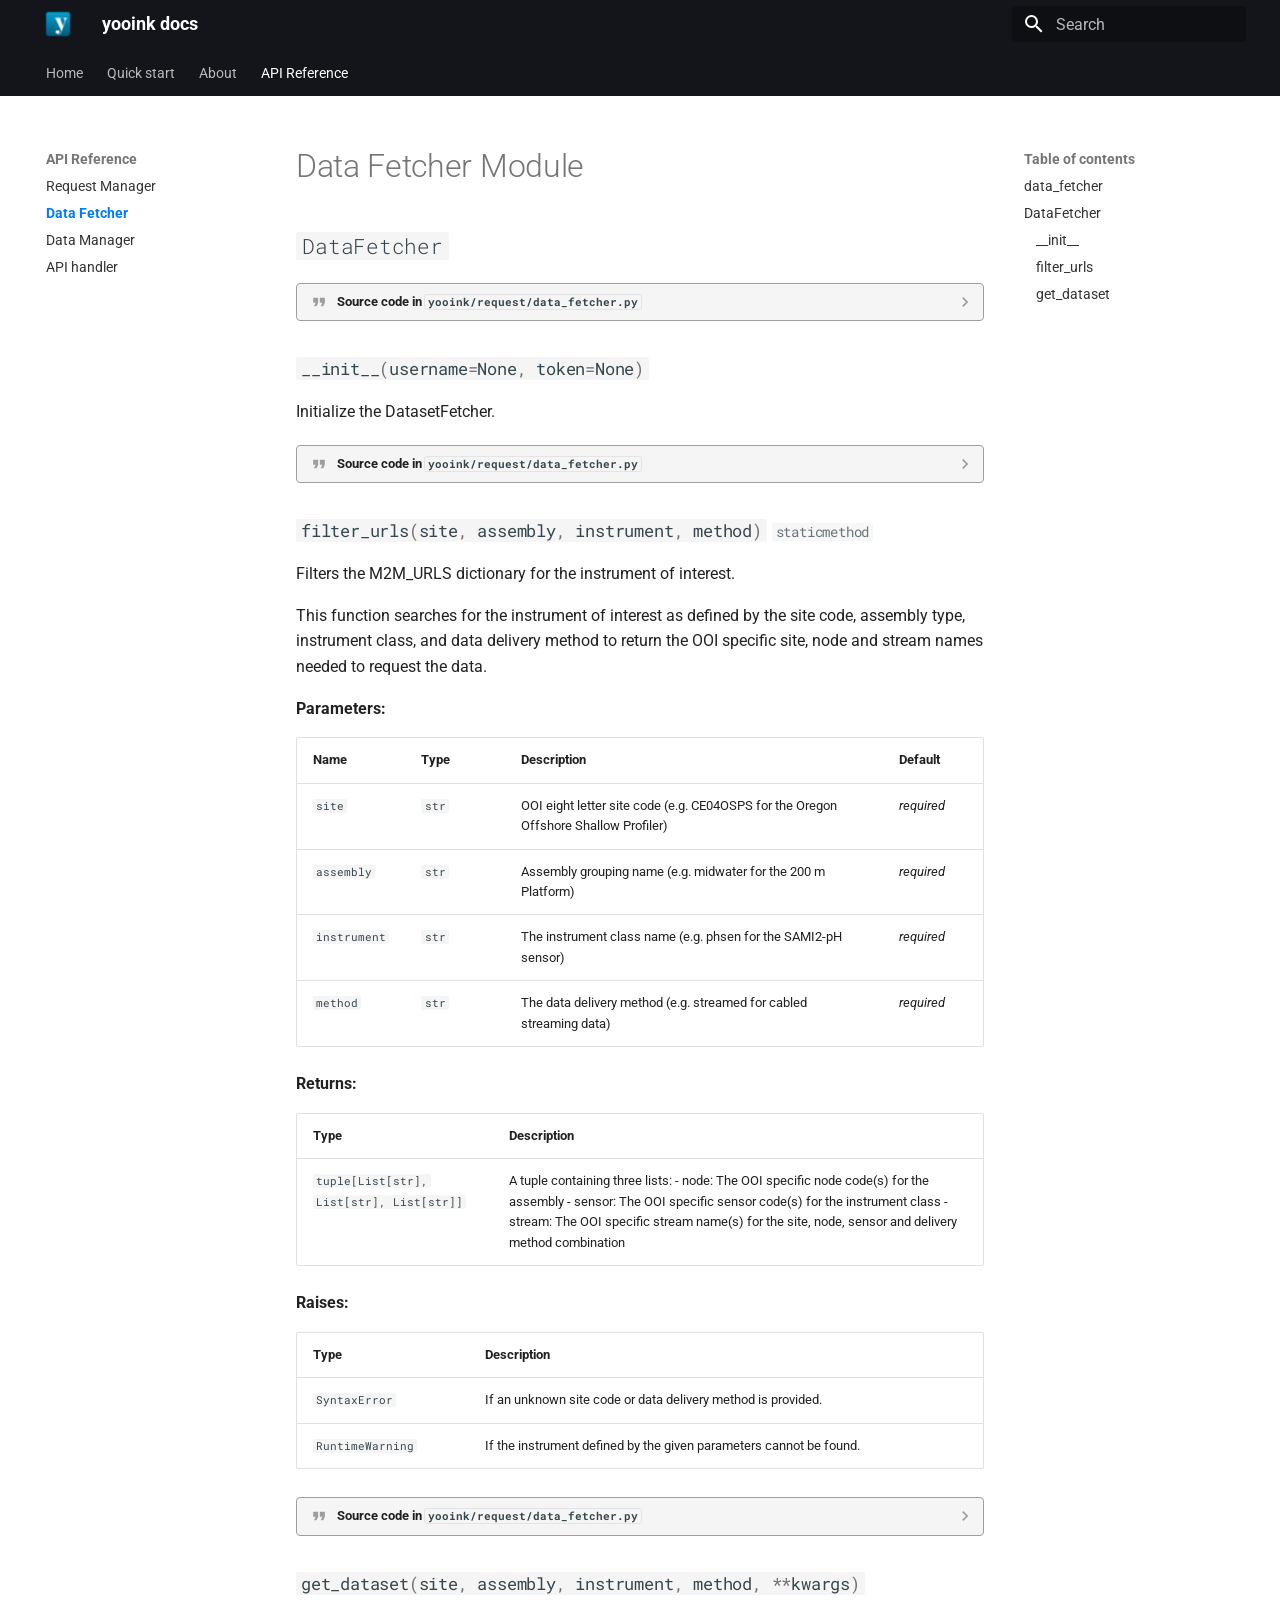
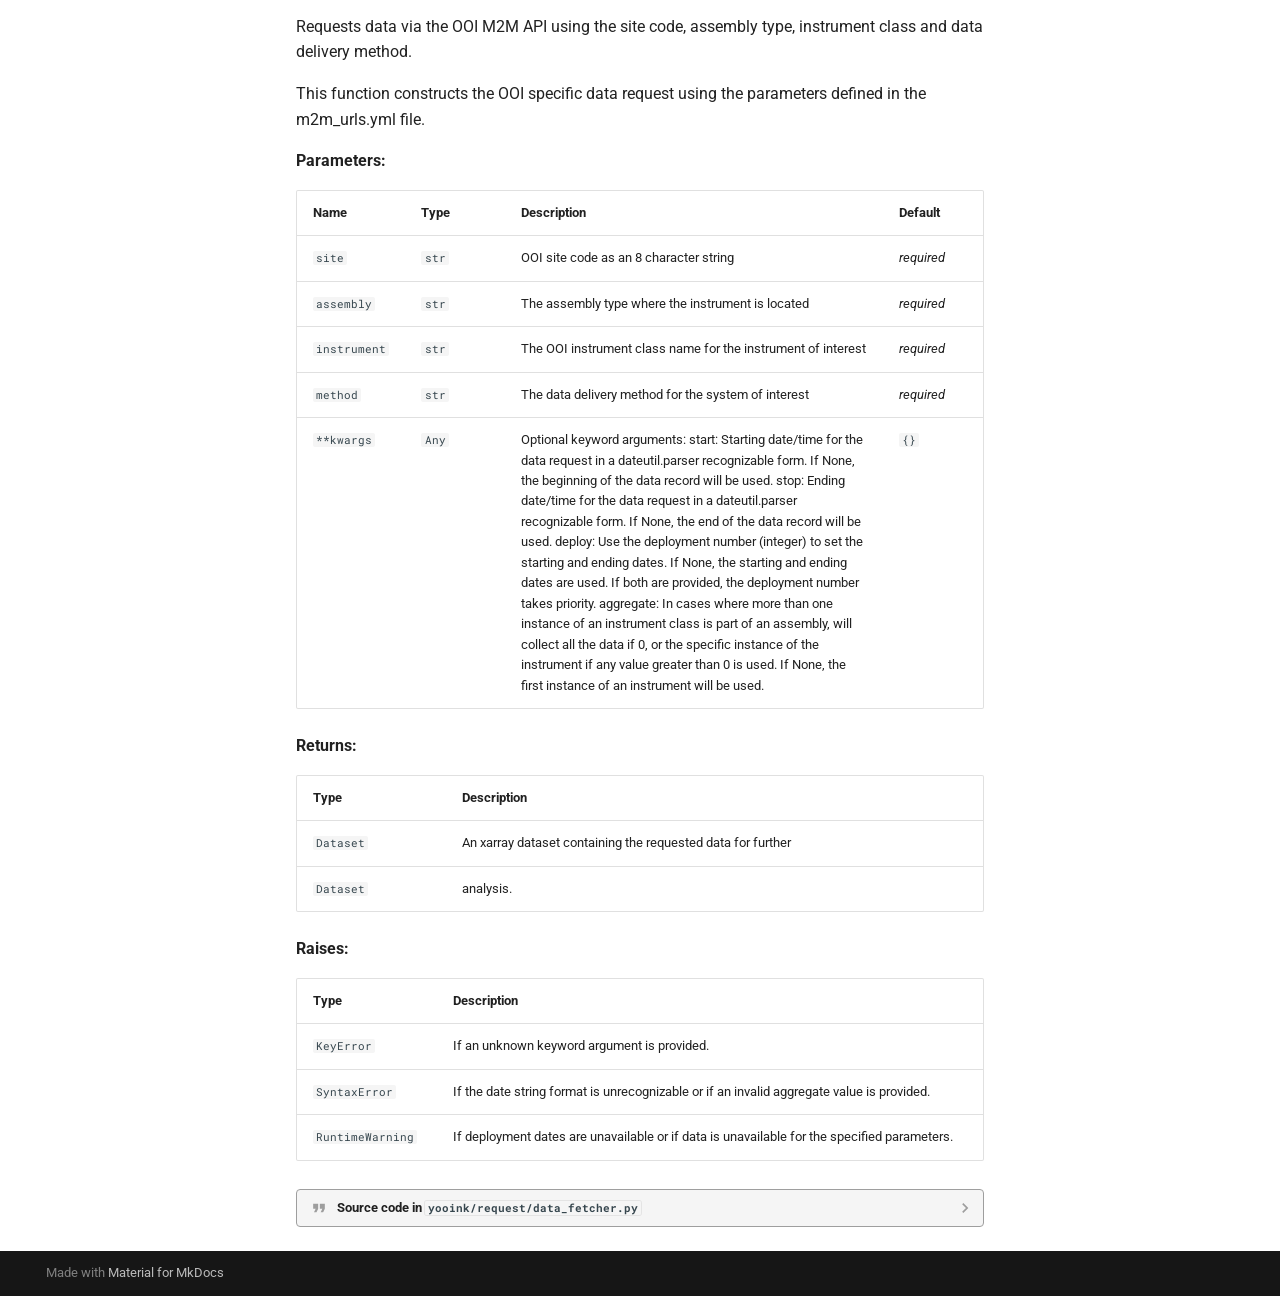
<file: api/data_fetcher/index.html>
<!doctype html>
<html lang="en" class="no-js">
  <head>
    
      <meta charset="utf-8">
      <meta name="viewport" content="width=device-width,initial-scale=1">
      
      
      
      
        <link rel="prev" href="../request_manager/">
      
      
        <link rel="next" href="../data_manager/">
      
      
      <link rel="icon" href="../../assets/logo.png">
      <meta name="generator" content="mkdocs-1.6.1, mkdocs-material-9.5.41">
    
    
      
        <title>Data Fetcher - yooink docs</title>
      
    
    
      <link rel="stylesheet" href="../../assets/stylesheets/main.0253249f.min.css">
      
        
        <link rel="stylesheet" href="../../assets/stylesheets/palette.06af60db.min.css">
      
      


    
    
      
    
    
      
        
        
        <link rel="preconnect" href="https://fonts.gstatic.com" crossorigin>
        <link rel="stylesheet" href="https://fonts.googleapis.com/css?family=Roboto:300,300i,400,400i,700,700i%7CRoboto+Mono:400,400i,700,700i&display=fallback">
        <style>:root{--md-text-font:"Roboto";--md-code-font:"Roboto Mono"}</style>
      
    
    
      <link rel="stylesheet" href="../../assets/_mkdocstrings.css">
    
      <link rel="stylesheet" href="../../assets/css/custom.css">
    
    <script>__md_scope=new URL("../..",location),__md_hash=e=>[...e].reduce(((e,_)=>(e<<5)-e+_.charCodeAt(0)),0),__md_get=(e,_=localStorage,t=__md_scope)=>JSON.parse(_.getItem(t.pathname+"."+e)),__md_set=(e,_,t=localStorage,a=__md_scope)=>{try{t.setItem(a.pathname+"."+e,JSON.stringify(_))}catch(e){}}</script>
    
      

    
    
    
  </head>
  
  
    
    
    
    
    
    <body dir="ltr" data-md-color-scheme="default" data-md-color-primary="black" data-md-color-accent="indigo">
  
    
    <input class="md-toggle" data-md-toggle="drawer" type="checkbox" id="__drawer" autocomplete="off">
    <input class="md-toggle" data-md-toggle="search" type="checkbox" id="__search" autocomplete="off">
    <label class="md-overlay" for="__drawer"></label>
    <div data-md-component="skip">
      
        
        <a href="#data-fetcher-module" class="md-skip">
          Skip to content
        </a>
      
    </div>
    <div data-md-component="announce">
      
    </div>
    
    
      

<header class="md-header" data-md-component="header">
  <nav class="md-header__inner md-grid" aria-label="Header">
    <a href="../.." title="yooink docs" class="md-header__button md-logo" aria-label="yooink docs" data-md-component="logo">
      
  <img src="../../assets/logo.png" alt="logo">

    </a>
    <label class="md-header__button md-icon" for="__drawer">
      
      <svg xmlns="http://www.w3.org/2000/svg" viewBox="0 0 24 24"><path d="M3 6h18v2H3zm0 5h18v2H3zm0 5h18v2H3z"/></svg>
    </label>
    <div class="md-header__title" data-md-component="header-title">
      <div class="md-header__ellipsis">
        <div class="md-header__topic">
          <span class="md-ellipsis">
            yooink docs
          </span>
        </div>
        <div class="md-header__topic" data-md-component="header-topic">
          <span class="md-ellipsis">
            
              Data Fetcher
            
          </span>
        </div>
      </div>
    </div>
    
      
    
    
    
    
      <label class="md-header__button md-icon" for="__search">
        
        <svg xmlns="http://www.w3.org/2000/svg" viewBox="0 0 24 24"><path d="M9.5 3A6.5 6.5 0 0 1 16 9.5c0 1.61-.59 3.09-1.56 4.23l.27.27h.79l5 5-1.5 1.5-5-5v-.79l-.27-.27A6.52 6.52 0 0 1 9.5 16 6.5 6.5 0 0 1 3 9.5 6.5 6.5 0 0 1 9.5 3m0 2C7 5 5 7 5 9.5S7 14 9.5 14 14 12 14 9.5 12 5 9.5 5"/></svg>
      </label>
      <div class="md-search" data-md-component="search" role="dialog">
  <label class="md-search__overlay" for="__search"></label>
  <div class="md-search__inner" role="search">
    <form class="md-search__form" name="search">
      <input type="text" class="md-search__input" name="query" aria-label="Search" placeholder="Search" autocapitalize="off" autocorrect="off" autocomplete="off" spellcheck="false" data-md-component="search-query" required>
      <label class="md-search__icon md-icon" for="__search">
        
        <svg xmlns="http://www.w3.org/2000/svg" viewBox="0 0 24 24"><path d="M9.5 3A6.5 6.5 0 0 1 16 9.5c0 1.61-.59 3.09-1.56 4.23l.27.27h.79l5 5-1.5 1.5-5-5v-.79l-.27-.27A6.52 6.52 0 0 1 9.5 16 6.5 6.5 0 0 1 3 9.5 6.5 6.5 0 0 1 9.5 3m0 2C7 5 5 7 5 9.5S7 14 9.5 14 14 12 14 9.5 12 5 9.5 5"/></svg>
        
        <svg xmlns="http://www.w3.org/2000/svg" viewBox="0 0 24 24"><path d="M20 11v2H8l5.5 5.5-1.42 1.42L4.16 12l7.92-7.92L13.5 5.5 8 11z"/></svg>
      </label>
      <nav class="md-search__options" aria-label="Search">
        
        <button type="reset" class="md-search__icon md-icon" title="Clear" aria-label="Clear" tabindex="-1">
          
          <svg xmlns="http://www.w3.org/2000/svg" viewBox="0 0 24 24"><path d="M19 6.41 17.59 5 12 10.59 6.41 5 5 6.41 10.59 12 5 17.59 6.41 19 12 13.41 17.59 19 19 17.59 13.41 12z"/></svg>
        </button>
      </nav>
      
    </form>
    <div class="md-search__output">
      <div class="md-search__scrollwrap" tabindex="0" data-md-scrollfix>
        <div class="md-search-result" data-md-component="search-result">
          <div class="md-search-result__meta">
            Initializing search
          </div>
          <ol class="md-search-result__list" role="presentation"></ol>
        </div>
      </div>
    </div>
  </div>
</div>
    
    
  </nav>
  
</header>
    
    <div class="md-container" data-md-component="container">
      
      
        
          
            
<nav class="md-tabs" aria-label="Tabs" data-md-component="tabs">
  <div class="md-grid">
    <ul class="md-tabs__list">
      
        
  
  
  
    <li class="md-tabs__item">
      <a href="../.." class="md-tabs__link">
        
  
    
  
  Home

      </a>
    </li>
  

      
        
  
  
  
    
    
      <li class="md-tabs__item">
        <a href="../../quick_start/" class="md-tabs__link">
          
  
  Quick start

        </a>
      </li>
    
  

      
        
  
  
  
    <li class="md-tabs__item">
      <a href="../../about/" class="md-tabs__link">
        
  
    
  
  About

      </a>
    </li>
  

      
        
  
  
    
  
  
    
    
      <li class="md-tabs__item md-tabs__item--active">
        <a href="../request_manager/" class="md-tabs__link">
          
  
  API Reference

        </a>
      </li>
    
  

      
    </ul>
  </div>
</nav>
          
        
      
      <main class="md-main" data-md-component="main">
        <div class="md-main__inner md-grid">
          
            
              
              <div class="md-sidebar md-sidebar--primary" data-md-component="sidebar" data-md-type="navigation" >
                <div class="md-sidebar__scrollwrap">
                  <div class="md-sidebar__inner">
                    


  


<nav class="md-nav md-nav--primary md-nav--lifted" aria-label="Navigation" data-md-level="0">
  <label class="md-nav__title" for="__drawer">
    <a href="../.." title="yooink docs" class="md-nav__button md-logo" aria-label="yooink docs" data-md-component="logo">
      
  <img src="../../assets/logo.png" alt="logo">

    </a>
    yooink docs
  </label>
  
  <ul class="md-nav__list" data-md-scrollfix>
    
      
      
  
  
  
  
    <li class="md-nav__item">
      <a href="../.." class="md-nav__link">
        
  
  <span class="md-ellipsis">
    Home
  </span>
  

      </a>
    </li>
  

    
      
      
  
  
  
  
    
    
    
      
      
    
    
    <li class="md-nav__item md-nav__item--nested">
      
        
        
        <input class="md-nav__toggle md-toggle " type="checkbox" id="__nav_2" >
        
          
          <label class="md-nav__link" for="__nav_2" id="__nav_2_label" tabindex="0">
            
  
  <span class="md-ellipsis">
    Quick start
  </span>
  

            <span class="md-nav__icon md-icon"></span>
          </label>
        
        <nav class="md-nav" data-md-level="1" aria-labelledby="__nav_2_label" aria-expanded="false">
          <label class="md-nav__title" for="__nav_2">
            <span class="md-nav__icon md-icon"></span>
            Quick start
          </label>
          <ul class="md-nav__list" data-md-scrollfix>
            
              
                
  
  
  
  
    <li class="md-nav__item">
      <a href="../../quick_start/" class="md-nav__link">
        
  
  <span class="md-ellipsis">
    Introduction
  </span>
  

      </a>
    </li>
  

              
            
              
                
  
  
  
  
    <li class="md-nav__item">
      <a href="../../quick_start/api_setup/" class="md-nav__link">
        
  
  <span class="md-ellipsis">
    API Setup
  </span>
  

      </a>
    </li>
  

              
            
              
                
  
  
  
  
    <li class="md-nav__item">
      <a href="../../quick_start/data_overview/" class="md-nav__link">
        
  
  <span class="md-ellipsis">
    Data Overview
  </span>
  

      </a>
    </li>
  

              
            
              
                
  
  
  
  
    <li class="md-nav__item">
      <a href="../../quick_start/simple_data_query/" class="md-nav__link">
        
  
  <span class="md-ellipsis">
    Simple Data Query
  </span>
  

      </a>
    </li>
  

              
            
          </ul>
        </nav>
      
    </li>
  

    
      
      
  
  
  
  
    <li class="md-nav__item">
      <a href="../../about/" class="md-nav__link">
        
  
  <span class="md-ellipsis">
    About
  </span>
  

      </a>
    </li>
  

    
      
      
  
  
    
  
  
  
    
    
    
      
        
        
      
      
    
    
    <li class="md-nav__item md-nav__item--active md-nav__item--section md-nav__item--nested">
      
        
        
        <input class="md-nav__toggle md-toggle " type="checkbox" id="__nav_4" checked>
        
          
          <label class="md-nav__link" for="__nav_4" id="__nav_4_label" tabindex="">
            
  
  <span class="md-ellipsis">
    API Reference
  </span>
  

            <span class="md-nav__icon md-icon"></span>
          </label>
        
        <nav class="md-nav" data-md-level="1" aria-labelledby="__nav_4_label" aria-expanded="true">
          <label class="md-nav__title" for="__nav_4">
            <span class="md-nav__icon md-icon"></span>
            API Reference
          </label>
          <ul class="md-nav__list" data-md-scrollfix>
            
              
                
  
  
  
  
    <li class="md-nav__item">
      <a href="../request_manager/" class="md-nav__link">
        
  
  <span class="md-ellipsis">
    Request Manager
  </span>
  

      </a>
    </li>
  

              
            
              
                
  
  
    
  
  
  
    <li class="md-nav__item md-nav__item--active">
      
      <input class="md-nav__toggle md-toggle" type="checkbox" id="__toc">
      
      
        
      
      
        <label class="md-nav__link md-nav__link--active" for="__toc">
          
  
  <span class="md-ellipsis">
    Data Fetcher
  </span>
  

          <span class="md-nav__icon md-icon"></span>
        </label>
      
      <a href="./" class="md-nav__link md-nav__link--active">
        
  
  <span class="md-ellipsis">
    Data Fetcher
  </span>
  

      </a>
      
        

<nav class="md-nav md-nav--secondary" aria-label="Table of contents">
  
  
  
    
  
  
    <label class="md-nav__title" for="__toc">
      <span class="md-nav__icon md-icon"></span>
      Table of contents
    </label>
    <ul class="md-nav__list" data-md-component="toc" data-md-scrollfix>
      
        <li class="md-nav__item">
  <a href="#yooink.request.data_fetcher" class="md-nav__link">
    <span class="md-ellipsis">
      data_fetcher
    </span>
  </a>
  
</li>
      
        <li class="md-nav__item">
  <a href="#yooink.request.data_fetcher.DataFetcher" class="md-nav__link">
    <span class="md-ellipsis">
      DataFetcher
    </span>
  </a>
  
    <nav class="md-nav" aria-label="DataFetcher">
      <ul class="md-nav__list">
        
          <li class="md-nav__item">
  <a href="#yooink.request.data_fetcher.DataFetcher.__init__" class="md-nav__link">
    <span class="md-ellipsis">
      __init__
    </span>
  </a>
  
</li>
        
          <li class="md-nav__item">
  <a href="#yooink.request.data_fetcher.DataFetcher.filter_urls" class="md-nav__link">
    <span class="md-ellipsis">
      filter_urls
    </span>
  </a>
  
</li>
        
          <li class="md-nav__item">
  <a href="#yooink.request.data_fetcher.DataFetcher.get_dataset" class="md-nav__link">
    <span class="md-ellipsis">
      get_dataset
    </span>
  </a>
  
</li>
        
      </ul>
    </nav>
  
</li>
      
    </ul>
  
</nav>
      
    </li>
  

              
            
              
                
  
  
  
  
    <li class="md-nav__item">
      <a href="../data_manager/" class="md-nav__link">
        
  
  <span class="md-ellipsis">
    Data Manager
  </span>
  

      </a>
    </li>
  

              
            
              
                
  
  
  
  
    <li class="md-nav__item">
      <a href="../api/" class="md-nav__link">
        
  
  <span class="md-ellipsis">
    API handler
  </span>
  

      </a>
    </li>
  

              
            
          </ul>
        </nav>
      
    </li>
  

    
  </ul>
</nav>
                  </div>
                </div>
              </div>
            
            
              
              <div class="md-sidebar md-sidebar--secondary" data-md-component="sidebar" data-md-type="toc" >
                <div class="md-sidebar__scrollwrap">
                  <div class="md-sidebar__inner">
                    

<nav class="md-nav md-nav--secondary" aria-label="Table of contents">
  
  
  
    
  
  
    <label class="md-nav__title" for="__toc">
      <span class="md-nav__icon md-icon"></span>
      Table of contents
    </label>
    <ul class="md-nav__list" data-md-component="toc" data-md-scrollfix>
      
        <li class="md-nav__item">
  <a href="#yooink.request.data_fetcher" class="md-nav__link">
    <span class="md-ellipsis">
      data_fetcher
    </span>
  </a>
  
</li>
      
        <li class="md-nav__item">
  <a href="#yooink.request.data_fetcher.DataFetcher" class="md-nav__link">
    <span class="md-ellipsis">
      DataFetcher
    </span>
  </a>
  
    <nav class="md-nav" aria-label="DataFetcher">
      <ul class="md-nav__list">
        
          <li class="md-nav__item">
  <a href="#yooink.request.data_fetcher.DataFetcher.__init__" class="md-nav__link">
    <span class="md-ellipsis">
      __init__
    </span>
  </a>
  
</li>
        
          <li class="md-nav__item">
  <a href="#yooink.request.data_fetcher.DataFetcher.filter_urls" class="md-nav__link">
    <span class="md-ellipsis">
      filter_urls
    </span>
  </a>
  
</li>
        
          <li class="md-nav__item">
  <a href="#yooink.request.data_fetcher.DataFetcher.get_dataset" class="md-nav__link">
    <span class="md-ellipsis">
      get_dataset
    </span>
  </a>
  
</li>
        
      </ul>
    </nav>
  
</li>
      
    </ul>
  
</nav>
                  </div>
                </div>
              </div>
            
          
          
            <div class="md-content" data-md-component="content">
              <article class="md-content__inner md-typeset">
                
                  


<h1 id="data-fetcher-module">Data Fetcher Module</h1>


<div class="doc doc-object doc-module">



<a id="yooink.request.data_fetcher"></a>
    <div class="doc doc-contents first">








  <div class="doc doc-children">








<div class="doc doc-object doc-class">



<h2 id="yooink.request.data_fetcher.DataFetcher" class="doc doc-heading">
            <code>DataFetcher</code>


</h2>


    <div class="doc doc-contents ">







              <details class="quote">
                <summary>Source code in <code>yooink/request/data_fetcher.py</code></summary>
                <div class="highlight"><table class="highlighttable"><tr><td class="linenos"><div class="linenodiv"><pre><span></span><span class="normal"> 14</span>
<span class="normal"> 15</span>
<span class="normal"> 16</span>
<span class="normal"> 17</span>
<span class="normal"> 18</span>
<span class="normal"> 19</span>
<span class="normal"> 20</span>
<span class="normal"> 21</span>
<span class="normal"> 22</span>
<span class="normal"> 23</span>
<span class="normal"> 24</span>
<span class="normal"> 25</span>
<span class="normal"> 26</span>
<span class="normal"> 27</span>
<span class="normal"> 28</span>
<span class="normal"> 29</span>
<span class="normal"> 30</span>
<span class="normal"> 31</span>
<span class="normal"> 32</span>
<span class="normal"> 33</span>
<span class="normal"> 34</span>
<span class="normal"> 35</span>
<span class="normal"> 36</span>
<span class="normal"> 37</span>
<span class="normal"> 38</span>
<span class="normal"> 39</span>
<span class="normal"> 40</span>
<span class="normal"> 41</span>
<span class="normal"> 42</span>
<span class="normal"> 43</span>
<span class="normal"> 44</span>
<span class="normal"> 45</span>
<span class="normal"> 46</span>
<span class="normal"> 47</span>
<span class="normal"> 48</span>
<span class="normal"> 49</span>
<span class="normal"> 50</span>
<span class="normal"> 51</span>
<span class="normal"> 52</span>
<span class="normal"> 53</span>
<span class="normal"> 54</span>
<span class="normal"> 55</span>
<span class="normal"> 56</span>
<span class="normal"> 57</span>
<span class="normal"> 58</span>
<span class="normal"> 59</span>
<span class="normal"> 60</span>
<span class="normal"> 61</span>
<span class="normal"> 62</span>
<span class="normal"> 63</span>
<span class="normal"> 64</span>
<span class="normal"> 65</span>
<span class="normal"> 66</span>
<span class="normal"> 67</span>
<span class="normal"> 68</span>
<span class="normal"> 69</span>
<span class="normal"> 70</span>
<span class="normal"> 71</span>
<span class="normal"> 72</span>
<span class="normal"> 73</span>
<span class="normal"> 74</span>
<span class="normal"> 75</span>
<span class="normal"> 76</span>
<span class="normal"> 77</span>
<span class="normal"> 78</span>
<span class="normal"> 79</span>
<span class="normal"> 80</span>
<span class="normal"> 81</span>
<span class="normal"> 82</span>
<span class="normal"> 83</span>
<span class="normal"> 84</span>
<span class="normal"> 85</span>
<span class="normal"> 86</span>
<span class="normal"> 87</span>
<span class="normal"> 88</span>
<span class="normal"> 89</span>
<span class="normal"> 90</span>
<span class="normal"> 91</span>
<span class="normal"> 92</span>
<span class="normal"> 93</span>
<span class="normal"> 94</span>
<span class="normal"> 95</span>
<span class="normal"> 96</span>
<span class="normal"> 97</span>
<span class="normal"> 98</span>
<span class="normal"> 99</span>
<span class="normal">100</span>
<span class="normal">101</span>
<span class="normal">102</span>
<span class="normal">103</span>
<span class="normal">104</span>
<span class="normal">105</span>
<span class="normal">106</span>
<span class="normal">107</span>
<span class="normal">108</span>
<span class="normal">109</span>
<span class="normal">110</span>
<span class="normal">111</span>
<span class="normal">112</span>
<span class="normal">113</span>
<span class="normal">114</span>
<span class="normal">115</span>
<span class="normal">116</span>
<span class="normal">117</span>
<span class="normal">118</span>
<span class="normal">119</span>
<span class="normal">120</span>
<span class="normal">121</span>
<span class="normal">122</span>
<span class="normal">123</span>
<span class="normal">124</span>
<span class="normal">125</span>
<span class="normal">126</span>
<span class="normal">127</span>
<span class="normal">128</span>
<span class="normal">129</span>
<span class="normal">130</span>
<span class="normal">131</span>
<span class="normal">132</span>
<span class="normal">133</span>
<span class="normal">134</span>
<span class="normal">135</span>
<span class="normal">136</span>
<span class="normal">137</span>
<span class="normal">138</span>
<span class="normal">139</span>
<span class="normal">140</span>
<span class="normal">141</span>
<span class="normal">142</span>
<span class="normal">143</span>
<span class="normal">144</span>
<span class="normal">145</span>
<span class="normal">146</span>
<span class="normal">147</span>
<span class="normal">148</span>
<span class="normal">149</span>
<span class="normal">150</span>
<span class="normal">151</span>
<span class="normal">152</span>
<span class="normal">153</span>
<span class="normal">154</span>
<span class="normal">155</span>
<span class="normal">156</span>
<span class="normal">157</span>
<span class="normal">158</span>
<span class="normal">159</span>
<span class="normal">160</span>
<span class="normal">161</span>
<span class="normal">162</span>
<span class="normal">163</span>
<span class="normal">164</span>
<span class="normal">165</span>
<span class="normal">166</span>
<span class="normal">167</span>
<span class="normal">168</span>
<span class="normal">169</span>
<span class="normal">170</span>
<span class="normal">171</span>
<span class="normal">172</span>
<span class="normal">173</span>
<span class="normal">174</span>
<span class="normal">175</span>
<span class="normal">176</span>
<span class="normal">177</span>
<span class="normal">178</span>
<span class="normal">179</span>
<span class="normal">180</span>
<span class="normal">181</span>
<span class="normal">182</span>
<span class="normal">183</span>
<span class="normal">184</span>
<span class="normal">185</span>
<span class="normal">186</span>
<span class="normal">187</span>
<span class="normal">188</span>
<span class="normal">189</span>
<span class="normal">190</span>
<span class="normal">191</span>
<span class="normal">192</span>
<span class="normal">193</span>
<span class="normal">194</span>
<span class="normal">195</span>
<span class="normal">196</span>
<span class="normal">197</span>
<span class="normal">198</span>
<span class="normal">199</span>
<span class="normal">200</span>
<span class="normal">201</span>
<span class="normal">202</span>
<span class="normal">203</span>
<span class="normal">204</span>
<span class="normal">205</span>
<span class="normal">206</span>
<span class="normal">207</span>
<span class="normal">208</span>
<span class="normal">209</span>
<span class="normal">210</span>
<span class="normal">211</span>
<span class="normal">212</span>
<span class="normal">213</span>
<span class="normal">214</span>
<span class="normal">215</span>
<span class="normal">216</span>
<span class="normal">217</span>
<span class="normal">218</span>
<span class="normal">219</span>
<span class="normal">220</span>
<span class="normal">221</span>
<span class="normal">222</span>
<span class="normal">223</span>
<span class="normal">224</span>
<span class="normal">225</span>
<span class="normal">226</span>
<span class="normal">227</span>
<span class="normal">228</span>
<span class="normal">229</span>
<span class="normal">230</span>
<span class="normal">231</span>
<span class="normal">232</span>
<span class="normal">233</span>
<span class="normal">234</span>
<span class="normal">235</span>
<span class="normal">236</span>
<span class="normal">237</span>
<span class="normal">238</span>
<span class="normal">239</span>
<span class="normal">240</span>
<span class="normal">241</span>
<span class="normal">242</span>
<span class="normal">243</span>
<span class="normal">244</span>
<span class="normal">245</span>
<span class="normal">246</span>
<span class="normal">247</span>
<span class="normal">248</span>
<span class="normal">249</span>
<span class="normal">250</span>
<span class="normal">251</span>
<span class="normal">252</span>
<span class="normal">253</span>
<span class="normal">254</span>
<span class="normal">255</span>
<span class="normal">256</span>
<span class="normal">257</span>
<span class="normal">258</span>
<span class="normal">259</span>
<span class="normal">260</span>
<span class="normal">261</span>
<span class="normal">262</span>
<span class="normal">263</span>
<span class="normal">264</span>
<span class="normal">265</span>
<span class="normal">266</span>
<span class="normal">267</span>
<span class="normal">268</span>
<span class="normal">269</span>
<span class="normal">270</span>
<span class="normal">271</span>
<span class="normal">272</span>
<span class="normal">273</span>
<span class="normal">274</span>
<span class="normal">275</span></pre></div></td><td class="code"><div><pre><span></span><code><span class="k">class</span> <span class="nc">DataFetcher</span><span class="p">:</span>
    <span class="k">def</span> <span class="fm">__init__</span><span class="p">(</span><span class="bp">self</span><span class="p">,</span> <span class="n">username</span><span class="o">=</span><span class="kc">None</span><span class="p">,</span> <span class="n">token</span><span class="o">=</span><span class="kc">None</span><span class="p">)</span> <span class="o">-&gt;</span> <span class="kc">None</span><span class="p">:</span>
<span class="w">        </span><span class="sd">&quot;&quot;&quot; Initialize the DatasetFetcher. &quot;&quot;&quot;</span>
        <span class="bp">self</span><span class="o">.</span><span class="n">username</span> <span class="o">=</span> <span class="n">username</span> <span class="ow">or</span> <span class="n">os</span><span class="o">.</span><span class="n">getenv</span><span class="p">(</span><span class="s1">&#39;OOI_USER&#39;</span><span class="p">)</span>
        <span class="bp">self</span><span class="o">.</span><span class="n">token</span> <span class="o">=</span> <span class="n">token</span> <span class="ow">or</span> <span class="n">os</span><span class="o">.</span><span class="n">getenv</span><span class="p">(</span><span class="s1">&#39;OOI_TOKEN&#39;</span><span class="p">)</span>
        <span class="bp">self</span><span class="o">.</span><span class="n">api_client</span> <span class="o">=</span> <span class="n">APIClient</span><span class="p">(</span><span class="bp">self</span><span class="o">.</span><span class="n">username</span><span class="p">,</span> <span class="bp">self</span><span class="o">.</span><span class="n">token</span><span class="p">)</span>
        <span class="bp">self</span><span class="o">.</span><span class="n">data_manager</span> <span class="o">=</span> <span class="n">DataManager</span><span class="p">()</span>
        <span class="bp">self</span><span class="o">.</span><span class="n">request_manager</span> <span class="o">=</span> <span class="n">RequestManager</span><span class="p">(</span>
            <span class="bp">self</span><span class="o">.</span><span class="n">api_client</span><span class="p">,</span> <span class="n">use_file_cache</span><span class="o">=</span><span class="kc">True</span><span class="p">)</span>

    <span class="nd">@staticmethod</span>
    <span class="k">def</span> <span class="nf">filter_urls</span><span class="p">(</span>
            <span class="n">site</span><span class="p">:</span> <span class="nb">str</span><span class="p">,</span>
            <span class="n">assembly</span><span class="p">:</span> <span class="nb">str</span><span class="p">,</span>
            <span class="n">instrument</span><span class="p">:</span> <span class="nb">str</span><span class="p">,</span>
            <span class="n">method</span><span class="p">:</span> <span class="nb">str</span>
    <span class="p">)</span> <span class="o">-&gt;</span> <span class="nb">tuple</span><span class="p">[</span><span class="n">List</span><span class="p">[</span><span class="nb">str</span><span class="p">],</span> <span class="n">List</span><span class="p">[</span><span class="nb">str</span><span class="p">],</span> <span class="n">List</span><span class="p">[</span><span class="nb">str</span><span class="p">]]:</span>
<span class="w">        </span><span class="sd">&quot;&quot;&quot;</span>
<span class="sd">        Filters the M2M_URLS dictionary for the instrument of interest.</span>

<span class="sd">        This function searches for the instrument of interest as defined by the</span>
<span class="sd">        site code, assembly type, instrument class, and data delivery method to</span>
<span class="sd">        return the OOI specific site, node and stream names needed to</span>
<span class="sd">        request the data.</span>

<span class="sd">        Args:</span>
<span class="sd">            site: OOI eight letter site code (e.g. CE04OSPS for the Oregon</span>
<span class="sd">                Offshore Shallow Profiler)</span>
<span class="sd">            assembly: Assembly grouping name (e.g. midwater for the 200 m</span>
<span class="sd">                Platform)</span>
<span class="sd">            instrument: The instrument class name (e.g. phsen for the</span>
<span class="sd">                SAMI2-pH sensor)</span>
<span class="sd">            method: The data delivery method (e.g. streamed for cabled</span>
<span class="sd">                streaming data)</span>

<span class="sd">        Returns:</span>
<span class="sd">            A tuple containing three lists:</span>
<span class="sd">                - node: The OOI specific node code(s) for the assembly</span>
<span class="sd">                - sensor: The OOI specific sensor code(s) for the instrument</span>
<span class="sd">                    class</span>
<span class="sd">                - stream: The OOI specific stream name(s) for the site, node,</span>
<span class="sd">                    sensor and delivery method combination</span>

<span class="sd">        Raises:</span>
<span class="sd">            SyntaxError: If an unknown site code or data delivery method is</span>
<span class="sd">                provided.</span>
<span class="sd">            RuntimeWarning: If the instrument defined by the given parameters</span>
<span class="sd">                cannot be found.</span>
<span class="sd">        &quot;&quot;&quot;</span>
        <span class="n">node</span><span class="p">:</span> <span class="n">List</span><span class="p">[</span><span class="nb">str</span><span class="p">]</span> <span class="o">=</span> <span class="p">[]</span>
        <span class="n">sensor</span><span class="p">:</span> <span class="n">List</span><span class="p">[</span><span class="nb">str</span><span class="p">]</span> <span class="o">=</span> <span class="p">[]</span>
        <span class="n">stream</span><span class="p">:</span> <span class="n">List</span><span class="p">[</span><span class="nb">str</span><span class="p">]</span> <span class="o">=</span> <span class="p">[]</span>

        <span class="c1"># Pare the larger dictionary down to the site of interest and check if</span>
        <span class="c1"># a valid site was used</span>
        <span class="n">m2m_urls</span><span class="p">:</span> <span class="n">Dict</span><span class="p">[</span><span class="nb">str</span><span class="p">,</span> <span class="n">Any</span><span class="p">]</span> <span class="o">=</span> <span class="n">M2M_URLS</span><span class="o">.</span><span class="n">get</span><span class="p">(</span><span class="n">site</span><span class="o">.</span><span class="n">upper</span><span class="p">())</span>
        <span class="k">if</span> <span class="ow">not</span> <span class="n">m2m_urls</span><span class="p">:</span>
            <span class="k">raise</span> <span class="ne">SyntaxError</span><span class="p">(</span><span class="sa">f</span><span class="s1">&#39;Unknown site code: </span><span class="si">{</span><span class="n">site</span><span class="si">}</span><span class="s1">&#39;</span><span class="p">)</span>

        <span class="c1"># Make sure the correct data delivery method was specified</span>
        <span class="n">valid_methods</span> <span class="o">=</span> <span class="p">[</span><span class="s1">&#39;streamed&#39;</span><span class="p">,</span> <span class="s1">&#39;telemetered&#39;</span><span class="p">,</span> <span class="s1">&#39;recovered_host&#39;</span><span class="p">,</span>
                         <span class="s1">&#39;recovered_inst&#39;</span><span class="p">,</span> <span class="s1">&#39;recovered_cspp&#39;</span><span class="p">,</span> <span class="s1">&#39;recovered_wfp&#39;</span><span class="p">]</span>
        <span class="k">if</span> <span class="n">method</span> <span class="ow">not</span> <span class="ow">in</span> <span class="n">valid_methods</span><span class="p">:</span>
            <span class="k">raise</span> <span class="ne">SyntaxError</span><span class="p">(</span><span class="sa">f</span><span class="s1">&#39;Unknown data delivery method: </span><span class="si">{</span><span class="n">method</span><span class="si">}</span><span class="s1">&#39;</span><span class="p">)</span>

        <span class="c1"># Find the instrument(s) of interest in the assembly group</span>
        <span class="k">for</span> <span class="n">grouping</span> <span class="ow">in</span> <span class="n">m2m_urls</span><span class="o">.</span><span class="n">get</span><span class="p">(</span><span class="s1">&#39;assembly&#39;</span><span class="p">,</span> <span class="p">[]):</span>
            <span class="k">if</span> <span class="n">grouping</span><span class="o">.</span><span class="n">get</span><span class="p">(</span><span class="s1">&#39;type&#39;</span><span class="p">)</span> <span class="o">==</span> <span class="n">assembly</span> <span class="ow">or</span> <span class="n">grouping</span><span class="o">.</span><span class="n">get</span><span class="p">(</span>
                    <span class="s1">&#39;subassembly&#39;</span><span class="p">)</span> <span class="o">==</span> <span class="n">assembly</span><span class="p">:</span>
                <span class="k">for</span> <span class="n">instrmt</span> <span class="ow">in</span> <span class="n">grouping</span><span class="p">[</span><span class="s1">&#39;instrument&#39;</span><span class="p">]:</span>
                    <span class="k">if</span> <span class="n">instrmt</span><span class="p">[</span><span class="s1">&#39;class&#39;</span><span class="p">]</span> <span class="o">==</span> <span class="n">instrument</span><span class="p">:</span>
                        <span class="n">node</span><span class="o">.</span><span class="n">append</span><span class="p">(</span><span class="n">instrmt</span><span class="o">.</span><span class="n">node</span><span class="p">)</span>
                        <span class="n">sensor</span><span class="o">.</span><span class="n">append</span><span class="p">(</span><span class="n">instrmt</span><span class="o">.</span><span class="n">sensor</span><span class="p">)</span>
                        <span class="n">stream</span><span class="o">.</span><span class="n">append</span><span class="p">(</span><span class="n">instrmt</span><span class="o">.</span><span class="n">stream</span><span class="o">.</span><span class="n">get</span><span class="p">(</span><span class="n">method</span><span class="p">))</span>

        <span class="c1"># Check to see if we were able to find the system of interest</span>
        <span class="k">if</span> <span class="ow">not</span> <span class="n">stream</span><span class="p">:</span>
            <span class="k">raise</span> <span class="ne">RuntimeWarning</span><span class="p">(</span>
                <span class="sa">f</span><span class="s1">&#39;Instrument defined by </span><span class="si">{</span><span class="n">site</span><span class="si">}</span><span class="s1">-</span><span class="si">{</span><span class="n">assembly</span><span class="si">}</span><span class="s1">-</span><span class="si">{</span><span class="n">instrument</span><span class="si">}</span><span class="s1">-&#39;</span>
                <span class="sa">f</span><span class="s1">&#39;</span><span class="si">{</span><span class="n">method</span><span class="si">}</span><span class="s1"> cannot be found.&#39;</span><span class="p">)</span>

        <span class="c1"># Return the OOI specific names for the node(s), sensor(s) and</span>
        <span class="c1"># stream(s)</span>
        <span class="k">return</span> <span class="n">node</span><span class="p">,</span> <span class="n">sensor</span><span class="p">,</span> <span class="n">stream</span>

    <span class="k">def</span> <span class="nf">get_dataset</span><span class="p">(</span>
            <span class="bp">self</span><span class="p">,</span>
            <span class="n">site</span><span class="p">:</span> <span class="nb">str</span><span class="p">,</span>
            <span class="n">assembly</span><span class="p">:</span> <span class="nb">str</span><span class="p">,</span>
            <span class="n">instrument</span><span class="p">:</span> <span class="nb">str</span><span class="p">,</span>
            <span class="n">method</span><span class="p">:</span> <span class="nb">str</span><span class="p">,</span>
            <span class="o">**</span><span class="n">kwargs</span><span class="p">:</span> <span class="n">Any</span>
    <span class="p">)</span> <span class="o">-&gt;</span> <span class="n">xr</span><span class="o">.</span><span class="n">Dataset</span><span class="p">:</span>
<span class="w">        </span><span class="sd">&quot;&quot;&quot;</span>
<span class="sd">        Requests data via the OOI M2M API using the site code, assembly type,</span>
<span class="sd">        instrument class and data delivery method.</span>

<span class="sd">        This function constructs the OOI specific data request using the</span>
<span class="sd">        parameters defined in the m2m_urls.yml file.</span>

<span class="sd">        Args:</span>
<span class="sd">            site: OOI site code as an 8 character string</span>
<span class="sd">            assembly: The assembly type where the instrument is located</span>
<span class="sd">            instrument: The OOI instrument class name for the instrument of</span>
<span class="sd">                interest</span>
<span class="sd">            method: The data delivery method for the system of interest</span>
<span class="sd">            **kwargs: Optional keyword arguments:</span>
<span class="sd">                start: Starting date/time for the data request in a</span>
<span class="sd">                    dateutil.parser recognizable form. If None, the beginning</span>
<span class="sd">                    of the data record will be used.</span>
<span class="sd">                stop: Ending date/time for the data request in a</span>
<span class="sd">                    dateutil.parser recognizable form. If None, the end of</span>
<span class="sd">                    the data record will be used.</span>
<span class="sd">                deploy: Use the deployment number (integer) to set the starting</span>
<span class="sd">                    and ending dates. If None, the starting and ending dates</span>
<span class="sd">                    are used. If both are provided, the deployment number</span>
<span class="sd">                    takes priority.</span>
<span class="sd">                aggregate: In cases where more than one instance of an</span>
<span class="sd">                    instrument class is part of an assembly, will collect</span>
<span class="sd">                    all the data if 0, or the specific instance of the</span>
<span class="sd">                    instrument if any value greater than 0 is used. If None,</span>
<span class="sd">                    the first instance of an instrument will be used.</span>

<span class="sd">        Returns:</span>
<span class="sd">            An xarray dataset containing the requested data for further</span>
<span class="sd">            analysis.</span>

<span class="sd">        Raises:</span>
<span class="sd">            KeyError: If an unknown keyword argument is provided.</span>
<span class="sd">            SyntaxError: If the date string format is unrecognizable or if an</span>
<span class="sd">                invalid aggregate value is provided.</span>
<span class="sd">            RuntimeWarning: If deployment dates are unavailable or if data is</span>
<span class="sd">                unavailable for the specified parameters.</span>
<span class="sd">        &quot;&quot;&quot;</span>
        <span class="c1"># Setup inputs to the function, make sure case is correct</span>
        <span class="n">site</span> <span class="o">=</span> <span class="n">site</span><span class="o">.</span><span class="n">upper</span><span class="p">()</span>
        <span class="n">assembly</span> <span class="o">=</span> <span class="n">assembly</span><span class="o">.</span><span class="n">lower</span><span class="p">()</span>
        <span class="n">instrument</span> <span class="o">=</span> <span class="n">instrument</span><span class="o">.</span><span class="n">lower</span><span class="p">()</span>
        <span class="n">method</span> <span class="o">=</span> <span class="n">method</span><span class="o">.</span><span class="n">lower</span><span class="p">()</span>

        <span class="c1"># Parse the keyword arguments</span>
        <span class="n">start</span><span class="p">:</span> <span class="n">Optional</span><span class="p">[</span><span class="nb">str</span><span class="p">]</span> <span class="o">=</span> <span class="kc">None</span>
        <span class="n">stop</span><span class="p">:</span> <span class="n">Optional</span><span class="p">[</span><span class="nb">str</span><span class="p">]</span> <span class="o">=</span> <span class="kc">None</span>
        <span class="n">deploy</span><span class="p">:</span> <span class="n">Optional</span><span class="p">[</span><span class="nb">int</span><span class="p">]</span> <span class="o">=</span> <span class="kc">None</span>
        <span class="n">aggregate</span><span class="p">:</span> <span class="n">Optional</span><span class="p">[</span><span class="nb">int</span><span class="p">]</span> <span class="o">=</span> <span class="kc">None</span>
        <span class="k">for</span> <span class="n">key</span><span class="p">,</span> <span class="n">value</span> <span class="ow">in</span> <span class="n">kwargs</span><span class="o">.</span><span class="n">items</span><span class="p">():</span>
            <span class="k">if</span> <span class="n">key</span> <span class="ow">not</span> <span class="ow">in</span> <span class="p">[</span><span class="s1">&#39;start&#39;</span><span class="p">,</span> <span class="s1">&#39;stop&#39;</span><span class="p">,</span> <span class="s1">&#39;deploy&#39;</span><span class="p">,</span> <span class="s1">&#39;aggregate&#39;</span><span class="p">]:</span>
                <span class="k">raise</span> <span class="ne">KeyError</span><span class="p">(</span><span class="sa">f</span><span class="s1">&#39;Unknown keyword (</span><span class="si">{</span><span class="n">key</span><span class="si">}</span><span class="s1">) argument.&#39;</span><span class="p">)</span>
            <span class="k">else</span><span class="p">:</span>
                <span class="k">if</span> <span class="n">key</span> <span class="o">==</span> <span class="s1">&#39;start&#39;</span><span class="p">:</span>
                    <span class="n">start</span> <span class="o">=</span> <span class="n">value</span>
                <span class="k">if</span> <span class="n">key</span> <span class="o">==</span> <span class="s1">&#39;stop&#39;</span><span class="p">:</span>
                    <span class="n">stop</span> <span class="o">=</span> <span class="n">value</span>
                <span class="k">if</span> <span class="n">key</span> <span class="o">==</span> <span class="s1">&#39;deploy&#39;</span><span class="p">:</span>
                    <span class="n">deploy</span> <span class="o">=</span> <span class="n">value</span>
                <span class="k">if</span> <span class="n">key</span> <span class="o">==</span> <span class="s1">&#39;aggregate&#39;</span><span class="p">:</span>
                    <span class="n">aggregate</span> <span class="o">=</span> <span class="n">value</span>

        <span class="c1"># Use the assembly, instrument and data delivery methods to find the</span>
        <span class="c1"># system of interest</span>
        <span class="n">node</span><span class="p">,</span> <span class="n">sensor</span><span class="p">,</span> <span class="n">stream</span> <span class="o">=</span> <span class="bp">self</span><span class="o">.</span><span class="n">filter_urls</span><span class="p">(</span>
            <span class="n">site</span><span class="p">,</span> <span class="n">assembly</span><span class="p">,</span> <span class="n">instrument</span><span class="p">,</span> <span class="n">method</span><span class="p">)</span>

        <span class="c1"># Check the formatting of the start and end dates. We need to be able</span>
        <span class="c1"># to parse and convert to an ISO format.</span>
        <span class="k">if</span> <span class="n">start</span><span class="p">:</span>
            <span class="k">try</span><span class="p">:</span>
                <span class="n">start</span> <span class="o">=</span> <span class="n">parser</span><span class="o">.</span><span class="n">parse</span><span class="p">(</span><span class="n">start</span><span class="p">)</span>
                <span class="n">start</span> <span class="o">=</span> <span class="n">start</span><span class="o">.</span><span class="n">astimezone</span><span class="p">(</span><span class="n">pytz</span><span class="o">.</span><span class="n">utc</span><span class="p">)</span>
                <span class="n">start</span> <span class="o">=</span> <span class="n">start</span><span class="o">.</span><span class="n">strftime</span><span class="p">(</span><span class="s1">&#39;%Y-%m-</span><span class="si">%d</span><span class="s1">T%H:%M:%S.000Z&#39;</span><span class="p">)</span>
            <span class="k">except</span> <span class="n">parser</span><span class="o">.</span><span class="n">ParserError</span><span class="p">:</span>
                <span class="k">raise</span> <span class="ne">SyntaxError</span><span class="p">(</span>
                    <span class="s1">&#39;Formatting of the starting date string needs to be in a &#39;</span>
                    <span class="s1">&#39;recognizable format&#39;</span><span class="p">)</span>

        <span class="k">if</span> <span class="n">stop</span><span class="p">:</span>
            <span class="k">try</span><span class="p">:</span>
                <span class="n">stop</span> <span class="o">=</span> <span class="n">parser</span><span class="o">.</span><span class="n">parse</span><span class="p">(</span><span class="n">stop</span><span class="p">)</span>
                <span class="n">stop</span> <span class="o">=</span> <span class="n">stop</span><span class="o">.</span><span class="n">astimezone</span><span class="p">(</span><span class="n">pytz</span><span class="o">.</span><span class="n">utc</span><span class="p">)</span>
                <span class="n">stop</span> <span class="o">=</span> <span class="n">stop</span><span class="o">.</span><span class="n">strftime</span><span class="p">(</span><span class="s1">&#39;%Y-%m-</span><span class="si">%d</span><span class="s1">T%H:%M:%S.000Z&#39;</span><span class="p">)</span>
            <span class="k">except</span> <span class="n">parser</span><span class="o">.</span><span class="n">ParserError</span><span class="p">:</span>
                <span class="k">raise</span> <span class="ne">SyntaxError</span><span class="p">(</span>
                    <span class="s1">&#39;Formatting of the ending date string needs to be in a &#39;</span>
                    <span class="s1">&#39;recognizable format&#39;</span><span class="p">)</span>

        <span class="k">if</span> <span class="n">deploy</span><span class="p">:</span>
            <span class="c1"># Determine start and end dates based on the deployment number</span>
            <span class="n">start</span><span class="p">,</span> <span class="n">stop</span> <span class="o">=</span> <span class="bp">self</span><span class="o">.</span><span class="n">request_manager</span><span class="o">.</span><span class="n">get_deployment_dates</span><span class="p">(</span>
                <span class="n">site</span><span class="p">,</span> <span class="n">node</span><span class="p">[</span><span class="mi">0</span><span class="p">],</span> <span class="n">sensor</span><span class="p">[</span><span class="mi">0</span><span class="p">],</span> <span class="n">deploy</span><span class="p">)</span>
            <span class="k">if</span> <span class="ow">not</span> <span class="n">start</span> <span class="ow">or</span> <span class="ow">not</span> <span class="n">stop</span><span class="p">:</span>
                <span class="n">exit_text</span> <span class="o">=</span> <span class="p">(</span>
                    <span class="sa">f</span><span class="s1">&#39;Deployment dates are unavailable for </span><span class="si">{</span><span class="n">site</span><span class="o">.</span><span class="n">lower</span><span class="p">()</span><span class="si">}</span><span class="s1">-&#39;</span>
                    <span class="sa">f</span><span class="s1">&#39;</span><span class="si">{</span><span class="n">assembly</span><span class="si">}</span><span class="s1">-</span><span class="si">{</span><span class="n">instrument</span><span class="si">}</span><span class="s1">-</span><span class="si">{</span><span class="n">method</span><span class="si">}</span><span class="s1">, &#39;</span>
                    <span class="sa">f</span><span class="s1">&#39;deployment </span><span class="si">{</span><span class="n">deploy</span><span class="si">:</span><span class="s1">02d</span><span class="si">}</span><span class="s1">.&#39;</span><span class="p">)</span>
                <span class="k">raise</span> <span class="ne">RuntimeWarning</span><span class="p">(</span><span class="n">exit_text</span><span class="p">)</span>

        <span class="c1"># For some cases, there may be more than 1 stream, but in general,</span>
        <span class="c1"># we only want the first one</span>
        <span class="n">stream</span> <span class="o">=</span> <span class="n">stream</span><span class="p">[</span><span class="mi">0</span><span class="p">][</span><span class="mi">0</span><span class="p">]</span> <span class="k">if</span> <span class="nb">isinstance</span><span class="p">(</span><span class="n">stream</span><span class="p">[</span><span class="mi">0</span><span class="p">],</span> <span class="nb">list</span><span class="p">)</span> <span class="k">else</span> <span class="n">stream</span><span class="p">[</span><span class="mi">0</span><span class="p">]</span>

        <span class="n">tag</span> <span class="o">=</span> <span class="sa">f</span><span class="s1">&#39;.*</span><span class="si">{</span><span class="n">instrument</span><span class="o">.</span><span class="n">upper</span><span class="p">()</span><span class="si">}</span><span class="s1">.*</span><span class="se">\\</span><span class="s1">.nc$&#39;</span>  <span class="c1"># set regex tag</span>
        <span class="n">data</span><span class="p">:</span> <span class="n">Optional</span><span class="p">[</span><span class="n">xr</span><span class="o">.</span><span class="n">Dataset</span><span class="p">]</span> <span class="o">=</span> <span class="kc">None</span>  <span class="c1"># setup the default data set</span>

        <span class="c1"># Check if there are multiple instances of this instrument class on the</span>
        <span class="c1"># assembly</span>
        <span class="k">if</span> <span class="nb">len</span><span class="p">(</span><span class="n">node</span><span class="p">)</span> <span class="o">&gt;</span> <span class="mi">1</span><span class="p">:</span>
            <span class="nb">print</span><span class="p">(</span>
                <span class="sa">f</span><span class="s1">&#39;There are multiple instances of the instrument </span><span class="si">{</span><span class="n">instrument</span><span class="si">}</span><span class="s1"> &#39;</span>
                <span class="sa">f</span><span class="s1">&#39;under </span><span class="si">{</span><span class="n">site</span><span class="o">.</span><span class="n">lower</span><span class="p">()</span><span class="si">}</span><span class="s1">-</span><span class="si">{</span><span class="n">assembly</span><span class="si">}</span><span class="s1">.&#39;</span><span class="p">)</span>

        <span class="c1"># Check if we are aggregating the multiple instruments into a single</span>
        <span class="c1"># data set</span>
        <span class="k">if</span> <span class="nb">isinstance</span><span class="p">(</span><span class="n">aggregate</span><span class="p">,</span> <span class="nb">int</span><span class="p">):</span>
            <span class="k">if</span> <span class="n">aggregate</span> <span class="o">==</span> <span class="mi">0</span><span class="p">:</span>
                <span class="nb">print</span><span class="p">(</span>
                    <span class="sa">f</span><span class="s1">&#39;Requesting all </span><span class="si">{</span><span class="nb">len</span><span class="p">(</span><span class="n">node</span><span class="p">)</span><span class="si">}</span><span class="s1"> instances of this &#39;</span>
                    <span class="sa">f</span><span class="s1">&#39;instrument. Data sets will be concatenated</span><span class="se">\n</span><span class="s1">&#39;</span>
                    <span class="s1">&#39;and a new variable called `sensor_count` will be added &#39;</span>
                    <span class="s1">&#39;to help distinguish the </span><span class="se">\n</span><span class="s1">&#39;</span>
                    <span class="s1">&#39;instruments for later processing.&#39;</span><span class="p">)</span>
                <span class="k">for</span> <span class="n">i</span> <span class="ow">in</span> <span class="nb">range</span><span class="p">(</span><span class="nb">len</span><span class="p">(</span><span class="n">node</span><span class="p">)):</span>
                    <span class="n">temp</span> <span class="o">=</span> <span class="bp">self</span><span class="o">.</span><span class="n">request_manager</span><span class="o">.</span><span class="n">fetch_data</span><span class="p">(</span>
                        <span class="n">site</span><span class="p">,</span> <span class="n">node</span><span class="p">[</span><span class="n">i</span><span class="p">],</span> <span class="n">sensor</span><span class="p">[</span><span class="n">i</span><span class="p">],</span> <span class="n">method</span><span class="p">,</span> <span class="n">stream</span><span class="p">,</span> <span class="n">start</span><span class="p">,</span> <span class="n">stop</span><span class="p">,</span>
                        <span class="n">tag</span><span class="o">=</span><span class="n">tag</span>
                    <span class="p">)</span>
                    <span class="n">temp</span><span class="p">[</span><span class="s1">&#39;sensor_count&#39;</span><span class="p">]</span> <span class="o">=</span> <span class="n">temp</span><span class="p">[</span><span class="s1">&#39;deployment&#39;</span><span class="p">]</span> <span class="o">*</span> <span class="mi">0</span> <span class="o">+</span> <span class="n">i</span> <span class="o">+</span> <span class="mi">1</span>
                    <span class="k">if</span> <span class="ow">not</span> <span class="n">data</span><span class="p">:</span>
                        <span class="n">data</span> <span class="o">=</span> <span class="n">temp</span>
                    <span class="k">else</span><span class="p">:</span>
                        <span class="n">data</span> <span class="o">=</span> <span class="n">xr</span><span class="o">.</span><span class="n">concat</span><span class="p">([</span><span class="n">data</span><span class="p">,</span> <span class="n">temp</span><span class="p">],</span> <span class="n">dim</span><span class="o">=</span><span class="s1">&#39;time&#39;</span><span class="p">)</span>
            <span class="k">else</span><span class="p">:</span>
                <span class="k">if</span> <span class="n">aggregate</span> <span class="o">&gt;</span> <span class="nb">len</span><span class="p">(</span><span class="n">node</span><span class="p">):</span>
                    <span class="k">raise</span> <span class="ne">SyntaxError</span><span class="p">(</span>
                        <span class="sa">f</span><span class="s1">&#39;Only </span><span class="si">{</span><span class="nb">len</span><span class="p">(</span><span class="n">node</span><span class="p">)</span><span class="si">}</span><span class="s1"> instruments available, you &#39;</span>
                        <span class="sa">f</span><span class="s1">&#39;selected </span><span class="si">{</span><span class="n">aggregate</span><span class="si">}</span><span class="s1">&#39;</span><span class="p">)</span>

                <span class="nb">print</span><span class="p">(</span><span class="sa">f</span><span class="s1">&#39;Requesting instrument </span><span class="si">{</span><span class="n">aggregate</span><span class="si">}</span><span class="s1"> out of </span><span class="si">{</span><span class="nb">len</span><span class="p">(</span><span class="n">node</span><span class="p">)</span><span class="si">}</span><span class="s1">.&#39;</span><span class="p">)</span>
                <span class="n">i</span> <span class="o">=</span> <span class="n">aggregate</span> <span class="o">-</span> <span class="mi">1</span>
                <span class="n">data</span> <span class="o">=</span> <span class="bp">self</span><span class="o">.</span><span class="n">request_manager</span><span class="o">.</span><span class="n">fetch_data</span><span class="p">(</span>
                    <span class="n">site</span><span class="p">,</span> <span class="n">node</span><span class="p">[</span><span class="n">i</span><span class="p">],</span> <span class="n">sensor</span><span class="p">[</span><span class="n">i</span><span class="p">],</span> <span class="n">method</span><span class="p">,</span> <span class="n">stream</span><span class="p">,</span> <span class="n">start</span><span class="p">,</span> <span class="n">stop</span><span class="p">,</span>
                    <span class="n">tag</span><span class="o">=</span><span class="n">tag</span>
                <span class="p">)</span>

        <span class="k">else</span><span class="p">:</span>
            <span class="n">data</span> <span class="o">=</span> <span class="bp">self</span><span class="o">.</span><span class="n">request_manager</span><span class="o">.</span><span class="n">fetch_data</span><span class="p">(</span>
                <span class="n">site</span><span class="p">,</span> <span class="n">node</span><span class="p">[</span><span class="mi">0</span><span class="p">],</span> <span class="n">sensor</span><span class="p">[</span><span class="mi">0</span><span class="p">],</span> <span class="n">method</span><span class="p">,</span> <span class="n">stream</span><span class="p">,</span> <span class="n">start</span><span class="p">,</span> <span class="n">stop</span><span class="p">,</span>
                <span class="n">tag</span><span class="o">=</span><span class="n">tag</span>
            <span class="p">)</span>

        <span class="k">if</span> <span class="ow">not</span> <span class="n">data</span><span class="p">:</span>
            <span class="k">raise</span> <span class="ne">RuntimeWarning</span><span class="p">(</span>
                <span class="sa">f</span><span class="s1">&#39;Data unavailable for </span><span class="si">{</span><span class="n">site</span><span class="o">.</span><span class="n">lower</span><span class="p">()</span><span class="si">}</span><span class="s1">-</span><span class="si">{</span><span class="n">assembly</span><span class="si">}</span><span class="s1">-&#39;</span>
                <span class="sa">f</span><span class="s1">&#39;</span><span class="si">{</span><span class="n">instrument</span><span class="si">}</span><span class="s1">-</span><span class="si">{</span><span class="n">method</span><span class="si">}</span><span class="s1">.&#39;</span><span class="p">)</span>

        <span class="c1"># Convert strings with data types set as objects or S64 with binary</span>
        <span class="c1"># encoding</span>
        <span class="k">for</span> <span class="n">v</span> <span class="ow">in</span> <span class="n">data</span><span class="o">.</span><span class="n">variables</span><span class="p">:</span>
            <span class="k">if</span> <span class="n">data</span><span class="p">[</span><span class="n">v</span><span class="p">]</span><span class="o">.</span><span class="n">dtype</span> <span class="o">==</span> <span class="n">np</span><span class="o">.</span><span class="n">dtype</span><span class="p">(</span><span class="s1">&#39;O&#39;</span><span class="p">)</span> <span class="ow">or</span> <span class="n">data</span><span class="p">[</span><span class="n">v</span><span class="p">]</span><span class="o">.</span><span class="n">dtype</span> <span class="o">==</span> <span class="n">np</span><span class="o">.</span><span class="n">dtype</span><span class="p">(</span>
                    <span class="s1">&#39;S64&#39;</span><span class="p">):</span>
                <span class="n">data</span><span class="p">[</span><span class="n">v</span><span class="p">]</span> <span class="o">=</span> <span class="n">data</span><span class="p">[</span><span class="n">v</span><span class="p">]</span><span class="o">.</span><span class="n">astype</span><span class="p">(</span><span class="n">np</span><span class="o">.</span><span class="n">str_</span><span class="p">)</span>

        <span class="k">return</span> <span class="n">data</span>
</code></pre></div></td></tr></table></div>
              </details>



  <div class="doc doc-children">









<div class="doc doc-object doc-function">


<h3 id="yooink.request.data_fetcher.DataFetcher.__init__" class="doc doc-heading">
            <code class="highlight language-python"><span class="fm">__init__</span><span class="p">(</span><span class="n">username</span><span class="o">=</span><span class="kc">None</span><span class="p">,</span> <span class="n">token</span><span class="o">=</span><span class="kc">None</span><span class="p">)</span></code>

</h3>


    <div class="doc doc-contents ">

        <p>Initialize the DatasetFetcher.</p>

            <details class="quote">
              <summary>Source code in <code>yooink/request/data_fetcher.py</code></summary>
              <div class="highlight"><table class="highlighttable"><tr><td class="linenos"><div class="linenodiv"><pre><span></span><span class="normal">15</span>
<span class="normal">16</span>
<span class="normal">17</span>
<span class="normal">18</span>
<span class="normal">19</span>
<span class="normal">20</span>
<span class="normal">21</span>
<span class="normal">22</span></pre></div></td><td class="code"><div><pre><span></span><code><span class="k">def</span> <span class="fm">__init__</span><span class="p">(</span><span class="bp">self</span><span class="p">,</span> <span class="n">username</span><span class="o">=</span><span class="kc">None</span><span class="p">,</span> <span class="n">token</span><span class="o">=</span><span class="kc">None</span><span class="p">)</span> <span class="o">-&gt;</span> <span class="kc">None</span><span class="p">:</span>
<span class="w">    </span><span class="sd">&quot;&quot;&quot; Initialize the DatasetFetcher. &quot;&quot;&quot;</span>
    <span class="bp">self</span><span class="o">.</span><span class="n">username</span> <span class="o">=</span> <span class="n">username</span> <span class="ow">or</span> <span class="n">os</span><span class="o">.</span><span class="n">getenv</span><span class="p">(</span><span class="s1">&#39;OOI_USER&#39;</span><span class="p">)</span>
    <span class="bp">self</span><span class="o">.</span><span class="n">token</span> <span class="o">=</span> <span class="n">token</span> <span class="ow">or</span> <span class="n">os</span><span class="o">.</span><span class="n">getenv</span><span class="p">(</span><span class="s1">&#39;OOI_TOKEN&#39;</span><span class="p">)</span>
    <span class="bp">self</span><span class="o">.</span><span class="n">api_client</span> <span class="o">=</span> <span class="n">APIClient</span><span class="p">(</span><span class="bp">self</span><span class="o">.</span><span class="n">username</span><span class="p">,</span> <span class="bp">self</span><span class="o">.</span><span class="n">token</span><span class="p">)</span>
    <span class="bp">self</span><span class="o">.</span><span class="n">data_manager</span> <span class="o">=</span> <span class="n">DataManager</span><span class="p">()</span>
    <span class="bp">self</span><span class="o">.</span><span class="n">request_manager</span> <span class="o">=</span> <span class="n">RequestManager</span><span class="p">(</span>
        <span class="bp">self</span><span class="o">.</span><span class="n">api_client</span><span class="p">,</span> <span class="n">use_file_cache</span><span class="o">=</span><span class="kc">True</span><span class="p">)</span>
</code></pre></div></td></tr></table></div>
            </details>
    </div>

</div>

<div class="doc doc-object doc-function">


<h3 id="yooink.request.data_fetcher.DataFetcher.filter_urls" class="doc doc-heading">
            <code class="highlight language-python"><span class="n">filter_urls</span><span class="p">(</span><span class="n">site</span><span class="p">,</span> <span class="n">assembly</span><span class="p">,</span> <span class="n">instrument</span><span class="p">,</span> <span class="n">method</span><span class="p">)</span></code>

  <span class="doc doc-labels">
      <small class="doc doc-label doc-label-staticmethod"><code>staticmethod</code></small>
  </span>

</h3>


    <div class="doc doc-contents ">

        <p>Filters the M2M_URLS dictionary for the instrument of interest.</p>
<p>This function searches for the instrument of interest as defined by the
site code, assembly type, instrument class, and data delivery method to
return the OOI specific site, node and stream names needed to
request the data.</p>


<p><span class="doc-section-title">Parameters:</span></p>
    <table>
      <thead>
        <tr>
          <th>Name</th>
          <th>Type</th>
          <th>Description</th>
          <th>Default</th>
        </tr>
      </thead>
      <tbody>
          <tr class="doc-section-item">
            <td>
                <code>site</code>
            </td>
            <td>
                  <code>str</code>
            </td>
            <td>
              <div class="doc-md-description">
                <p>OOI eight letter site code (e.g. CE04OSPS for the Oregon
Offshore Shallow Profiler)</p>
              </div>
            </td>
            <td>
                <em>required</em>
            </td>
          </tr>
          <tr class="doc-section-item">
            <td>
                <code>assembly</code>
            </td>
            <td>
                  <code>str</code>
            </td>
            <td>
              <div class="doc-md-description">
                <p>Assembly grouping name (e.g. midwater for the 200 m
Platform)</p>
              </div>
            </td>
            <td>
                <em>required</em>
            </td>
          </tr>
          <tr class="doc-section-item">
            <td>
                <code>instrument</code>
            </td>
            <td>
                  <code>str</code>
            </td>
            <td>
              <div class="doc-md-description">
                <p>The instrument class name (e.g. phsen for the
SAMI2-pH sensor)</p>
              </div>
            </td>
            <td>
                <em>required</em>
            </td>
          </tr>
          <tr class="doc-section-item">
            <td>
                <code>method</code>
            </td>
            <td>
                  <code>str</code>
            </td>
            <td>
              <div class="doc-md-description">
                <p>The data delivery method (e.g. streamed for cabled
streaming data)</p>
              </div>
            </td>
            <td>
                <em>required</em>
            </td>
          </tr>
      </tbody>
    </table>


    <p><span class="doc-section-title">Returns:</span></p>
    <table>
      <thead>
        <tr>
          <th>Type</th>
          <th>Description</th>
        </tr>
      </thead>
      <tbody>
          <tr class="doc-section-item">
            <td>
                  <code>tuple[<span title="typing.List">List</span>[str], <span title="typing.List">List</span>[str], <span title="typing.List">List</span>[str]]</code>
            </td>
            <td>
              <div class="doc-md-description">
                <p>A tuple containing three lists:
- node: The OOI specific node code(s) for the assembly
- sensor: The OOI specific sensor code(s) for the instrument
    class
- stream: The OOI specific stream name(s) for the site, node,
    sensor and delivery method combination</p>
              </div>
            </td>
          </tr>
      </tbody>
    </table>


<p><span class="doc-section-title">Raises:</span></p>
    <table>
      <thead>
        <tr>
          <th>Type</th>
          <th>Description</th>
        </tr>
      </thead>
      <tbody>
          <tr class="doc-section-item">
            <td>
                  <code>SyntaxError</code>
            </td>
            <td>
              <div class="doc-md-description">
                <p>If an unknown site code or data delivery method is
provided.</p>
              </div>
            </td>
          </tr>
          <tr class="doc-section-item">
            <td>
                  <code>RuntimeWarning</code>
            </td>
            <td>
              <div class="doc-md-description">
                <p>If the instrument defined by the given parameters
cannot be found.</p>
              </div>
            </td>
          </tr>
      </tbody>
    </table>

            <details class="quote">
              <summary>Source code in <code>yooink/request/data_fetcher.py</code></summary>
              <div class="highlight"><table class="highlighttable"><tr><td class="linenos"><div class="linenodiv"><pre><span></span><span class="normal">24</span>
<span class="normal">25</span>
<span class="normal">26</span>
<span class="normal">27</span>
<span class="normal">28</span>
<span class="normal">29</span>
<span class="normal">30</span>
<span class="normal">31</span>
<span class="normal">32</span>
<span class="normal">33</span>
<span class="normal">34</span>
<span class="normal">35</span>
<span class="normal">36</span>
<span class="normal">37</span>
<span class="normal">38</span>
<span class="normal">39</span>
<span class="normal">40</span>
<span class="normal">41</span>
<span class="normal">42</span>
<span class="normal">43</span>
<span class="normal">44</span>
<span class="normal">45</span>
<span class="normal">46</span>
<span class="normal">47</span>
<span class="normal">48</span>
<span class="normal">49</span>
<span class="normal">50</span>
<span class="normal">51</span>
<span class="normal">52</span>
<span class="normal">53</span>
<span class="normal">54</span>
<span class="normal">55</span>
<span class="normal">56</span>
<span class="normal">57</span>
<span class="normal">58</span>
<span class="normal">59</span>
<span class="normal">60</span>
<span class="normal">61</span>
<span class="normal">62</span>
<span class="normal">63</span>
<span class="normal">64</span>
<span class="normal">65</span>
<span class="normal">66</span>
<span class="normal">67</span>
<span class="normal">68</span>
<span class="normal">69</span>
<span class="normal">70</span>
<span class="normal">71</span>
<span class="normal">72</span>
<span class="normal">73</span>
<span class="normal">74</span>
<span class="normal">75</span>
<span class="normal">76</span>
<span class="normal">77</span>
<span class="normal">78</span>
<span class="normal">79</span>
<span class="normal">80</span>
<span class="normal">81</span>
<span class="normal">82</span>
<span class="normal">83</span>
<span class="normal">84</span>
<span class="normal">85</span>
<span class="normal">86</span>
<span class="normal">87</span>
<span class="normal">88</span>
<span class="normal">89</span>
<span class="normal">90</span>
<span class="normal">91</span>
<span class="normal">92</span>
<span class="normal">93</span>
<span class="normal">94</span>
<span class="normal">95</span>
<span class="normal">96</span>
<span class="normal">97</span></pre></div></td><td class="code"><div><pre><span></span><code><span class="nd">@staticmethod</span>
<span class="k">def</span> <span class="nf">filter_urls</span><span class="p">(</span>
        <span class="n">site</span><span class="p">:</span> <span class="nb">str</span><span class="p">,</span>
        <span class="n">assembly</span><span class="p">:</span> <span class="nb">str</span><span class="p">,</span>
        <span class="n">instrument</span><span class="p">:</span> <span class="nb">str</span><span class="p">,</span>
        <span class="n">method</span><span class="p">:</span> <span class="nb">str</span>
<span class="p">)</span> <span class="o">-&gt;</span> <span class="nb">tuple</span><span class="p">[</span><span class="n">List</span><span class="p">[</span><span class="nb">str</span><span class="p">],</span> <span class="n">List</span><span class="p">[</span><span class="nb">str</span><span class="p">],</span> <span class="n">List</span><span class="p">[</span><span class="nb">str</span><span class="p">]]:</span>
<span class="w">    </span><span class="sd">&quot;&quot;&quot;</span>
<span class="sd">    Filters the M2M_URLS dictionary for the instrument of interest.</span>

<span class="sd">    This function searches for the instrument of interest as defined by the</span>
<span class="sd">    site code, assembly type, instrument class, and data delivery method to</span>
<span class="sd">    return the OOI specific site, node and stream names needed to</span>
<span class="sd">    request the data.</span>

<span class="sd">    Args:</span>
<span class="sd">        site: OOI eight letter site code (e.g. CE04OSPS for the Oregon</span>
<span class="sd">            Offshore Shallow Profiler)</span>
<span class="sd">        assembly: Assembly grouping name (e.g. midwater for the 200 m</span>
<span class="sd">            Platform)</span>
<span class="sd">        instrument: The instrument class name (e.g. phsen for the</span>
<span class="sd">            SAMI2-pH sensor)</span>
<span class="sd">        method: The data delivery method (e.g. streamed for cabled</span>
<span class="sd">            streaming data)</span>

<span class="sd">    Returns:</span>
<span class="sd">        A tuple containing three lists:</span>
<span class="sd">            - node: The OOI specific node code(s) for the assembly</span>
<span class="sd">            - sensor: The OOI specific sensor code(s) for the instrument</span>
<span class="sd">                class</span>
<span class="sd">            - stream: The OOI specific stream name(s) for the site, node,</span>
<span class="sd">                sensor and delivery method combination</span>

<span class="sd">    Raises:</span>
<span class="sd">        SyntaxError: If an unknown site code or data delivery method is</span>
<span class="sd">            provided.</span>
<span class="sd">        RuntimeWarning: If the instrument defined by the given parameters</span>
<span class="sd">            cannot be found.</span>
<span class="sd">    &quot;&quot;&quot;</span>
    <span class="n">node</span><span class="p">:</span> <span class="n">List</span><span class="p">[</span><span class="nb">str</span><span class="p">]</span> <span class="o">=</span> <span class="p">[]</span>
    <span class="n">sensor</span><span class="p">:</span> <span class="n">List</span><span class="p">[</span><span class="nb">str</span><span class="p">]</span> <span class="o">=</span> <span class="p">[]</span>
    <span class="n">stream</span><span class="p">:</span> <span class="n">List</span><span class="p">[</span><span class="nb">str</span><span class="p">]</span> <span class="o">=</span> <span class="p">[]</span>

    <span class="c1"># Pare the larger dictionary down to the site of interest and check if</span>
    <span class="c1"># a valid site was used</span>
    <span class="n">m2m_urls</span><span class="p">:</span> <span class="n">Dict</span><span class="p">[</span><span class="nb">str</span><span class="p">,</span> <span class="n">Any</span><span class="p">]</span> <span class="o">=</span> <span class="n">M2M_URLS</span><span class="o">.</span><span class="n">get</span><span class="p">(</span><span class="n">site</span><span class="o">.</span><span class="n">upper</span><span class="p">())</span>
    <span class="k">if</span> <span class="ow">not</span> <span class="n">m2m_urls</span><span class="p">:</span>
        <span class="k">raise</span> <span class="ne">SyntaxError</span><span class="p">(</span><span class="sa">f</span><span class="s1">&#39;Unknown site code: </span><span class="si">{</span><span class="n">site</span><span class="si">}</span><span class="s1">&#39;</span><span class="p">)</span>

    <span class="c1"># Make sure the correct data delivery method was specified</span>
    <span class="n">valid_methods</span> <span class="o">=</span> <span class="p">[</span><span class="s1">&#39;streamed&#39;</span><span class="p">,</span> <span class="s1">&#39;telemetered&#39;</span><span class="p">,</span> <span class="s1">&#39;recovered_host&#39;</span><span class="p">,</span>
                     <span class="s1">&#39;recovered_inst&#39;</span><span class="p">,</span> <span class="s1">&#39;recovered_cspp&#39;</span><span class="p">,</span> <span class="s1">&#39;recovered_wfp&#39;</span><span class="p">]</span>
    <span class="k">if</span> <span class="n">method</span> <span class="ow">not</span> <span class="ow">in</span> <span class="n">valid_methods</span><span class="p">:</span>
        <span class="k">raise</span> <span class="ne">SyntaxError</span><span class="p">(</span><span class="sa">f</span><span class="s1">&#39;Unknown data delivery method: </span><span class="si">{</span><span class="n">method</span><span class="si">}</span><span class="s1">&#39;</span><span class="p">)</span>

    <span class="c1"># Find the instrument(s) of interest in the assembly group</span>
    <span class="k">for</span> <span class="n">grouping</span> <span class="ow">in</span> <span class="n">m2m_urls</span><span class="o">.</span><span class="n">get</span><span class="p">(</span><span class="s1">&#39;assembly&#39;</span><span class="p">,</span> <span class="p">[]):</span>
        <span class="k">if</span> <span class="n">grouping</span><span class="o">.</span><span class="n">get</span><span class="p">(</span><span class="s1">&#39;type&#39;</span><span class="p">)</span> <span class="o">==</span> <span class="n">assembly</span> <span class="ow">or</span> <span class="n">grouping</span><span class="o">.</span><span class="n">get</span><span class="p">(</span>
                <span class="s1">&#39;subassembly&#39;</span><span class="p">)</span> <span class="o">==</span> <span class="n">assembly</span><span class="p">:</span>
            <span class="k">for</span> <span class="n">instrmt</span> <span class="ow">in</span> <span class="n">grouping</span><span class="p">[</span><span class="s1">&#39;instrument&#39;</span><span class="p">]:</span>
                <span class="k">if</span> <span class="n">instrmt</span><span class="p">[</span><span class="s1">&#39;class&#39;</span><span class="p">]</span> <span class="o">==</span> <span class="n">instrument</span><span class="p">:</span>
                    <span class="n">node</span><span class="o">.</span><span class="n">append</span><span class="p">(</span><span class="n">instrmt</span><span class="o">.</span><span class="n">node</span><span class="p">)</span>
                    <span class="n">sensor</span><span class="o">.</span><span class="n">append</span><span class="p">(</span><span class="n">instrmt</span><span class="o">.</span><span class="n">sensor</span><span class="p">)</span>
                    <span class="n">stream</span><span class="o">.</span><span class="n">append</span><span class="p">(</span><span class="n">instrmt</span><span class="o">.</span><span class="n">stream</span><span class="o">.</span><span class="n">get</span><span class="p">(</span><span class="n">method</span><span class="p">))</span>

    <span class="c1"># Check to see if we were able to find the system of interest</span>
    <span class="k">if</span> <span class="ow">not</span> <span class="n">stream</span><span class="p">:</span>
        <span class="k">raise</span> <span class="ne">RuntimeWarning</span><span class="p">(</span>
            <span class="sa">f</span><span class="s1">&#39;Instrument defined by </span><span class="si">{</span><span class="n">site</span><span class="si">}</span><span class="s1">-</span><span class="si">{</span><span class="n">assembly</span><span class="si">}</span><span class="s1">-</span><span class="si">{</span><span class="n">instrument</span><span class="si">}</span><span class="s1">-&#39;</span>
            <span class="sa">f</span><span class="s1">&#39;</span><span class="si">{</span><span class="n">method</span><span class="si">}</span><span class="s1"> cannot be found.&#39;</span><span class="p">)</span>

    <span class="c1"># Return the OOI specific names for the node(s), sensor(s) and</span>
    <span class="c1"># stream(s)</span>
    <span class="k">return</span> <span class="n">node</span><span class="p">,</span> <span class="n">sensor</span><span class="p">,</span> <span class="n">stream</span>
</code></pre></div></td></tr></table></div>
            </details>
    </div>

</div>

<div class="doc doc-object doc-function">


<h3 id="yooink.request.data_fetcher.DataFetcher.get_dataset" class="doc doc-heading">
            <code class="highlight language-python"><span class="n">get_dataset</span><span class="p">(</span><span class="n">site</span><span class="p">,</span> <span class="n">assembly</span><span class="p">,</span> <span class="n">instrument</span><span class="p">,</span> <span class="n">method</span><span class="p">,</span> <span class="o">**</span><span class="n">kwargs</span><span class="p">)</span></code>

</h3>


    <div class="doc doc-contents ">

        <p>Requests data via the OOI M2M API using the site code, assembly type,
instrument class and data delivery method.</p>
<p>This function constructs the OOI specific data request using the
parameters defined in the m2m_urls.yml file.</p>


<p><span class="doc-section-title">Parameters:</span></p>
    <table>
      <thead>
        <tr>
          <th>Name</th>
          <th>Type</th>
          <th>Description</th>
          <th>Default</th>
        </tr>
      </thead>
      <tbody>
          <tr class="doc-section-item">
            <td>
                <code>site</code>
            </td>
            <td>
                  <code>str</code>
            </td>
            <td>
              <div class="doc-md-description">
                <p>OOI site code as an 8 character string</p>
              </div>
            </td>
            <td>
                <em>required</em>
            </td>
          </tr>
          <tr class="doc-section-item">
            <td>
                <code>assembly</code>
            </td>
            <td>
                  <code>str</code>
            </td>
            <td>
              <div class="doc-md-description">
                <p>The assembly type where the instrument is located</p>
              </div>
            </td>
            <td>
                <em>required</em>
            </td>
          </tr>
          <tr class="doc-section-item">
            <td>
                <code>instrument</code>
            </td>
            <td>
                  <code>str</code>
            </td>
            <td>
              <div class="doc-md-description">
                <p>The OOI instrument class name for the instrument of
interest</p>
              </div>
            </td>
            <td>
                <em>required</em>
            </td>
          </tr>
          <tr class="doc-section-item">
            <td>
                <code>method</code>
            </td>
            <td>
                  <code>str</code>
            </td>
            <td>
              <div class="doc-md-description">
                <p>The data delivery method for the system of interest</p>
              </div>
            </td>
            <td>
                <em>required</em>
            </td>
          </tr>
          <tr class="doc-section-item">
            <td>
                <code>**kwargs</code>
            </td>
            <td>
                  <code><span title="typing.Any">Any</span></code>
            </td>
            <td>
              <div class="doc-md-description">
                <p>Optional keyword arguments:
start: Starting date/time for the data request in a
    dateutil.parser recognizable form. If None, the beginning
    of the data record will be used.
stop: Ending date/time for the data request in a
    dateutil.parser recognizable form. If None, the end of
    the data record will be used.
deploy: Use the deployment number (integer) to set the starting
    and ending dates. If None, the starting and ending dates
    are used. If both are provided, the deployment number
    takes priority.
aggregate: In cases where more than one instance of an
    instrument class is part of an assembly, will collect
    all the data if 0, or the specific instance of the
    instrument if any value greater than 0 is used. If None,
    the first instance of an instrument will be used.</p>
              </div>
            </td>
            <td>
                  <code>{}</code>
            </td>
          </tr>
      </tbody>
    </table>


    <p><span class="doc-section-title">Returns:</span></p>
    <table>
      <thead>
        <tr>
          <th>Type</th>
          <th>Description</th>
        </tr>
      </thead>
      <tbody>
          <tr class="doc-section-item">
            <td>
                  <code><span title="xarray.Dataset">Dataset</span></code>
            </td>
            <td>
              <div class="doc-md-description">
                <p>An xarray dataset containing the requested data for further</p>
              </div>
            </td>
          </tr>
          <tr class="doc-section-item">
            <td>
                  <code><span title="xarray.Dataset">Dataset</span></code>
            </td>
            <td>
              <div class="doc-md-description">
                <p>analysis.</p>
              </div>
            </td>
          </tr>
      </tbody>
    </table>


<p><span class="doc-section-title">Raises:</span></p>
    <table>
      <thead>
        <tr>
          <th>Type</th>
          <th>Description</th>
        </tr>
      </thead>
      <tbody>
          <tr class="doc-section-item">
            <td>
                  <code>KeyError</code>
            </td>
            <td>
              <div class="doc-md-description">
                <p>If an unknown keyword argument is provided.</p>
              </div>
            </td>
          </tr>
          <tr class="doc-section-item">
            <td>
                  <code>SyntaxError</code>
            </td>
            <td>
              <div class="doc-md-description">
                <p>If the date string format is unrecognizable or if an
invalid aggregate value is provided.</p>
              </div>
            </td>
          </tr>
          <tr class="doc-section-item">
            <td>
                  <code>RuntimeWarning</code>
            </td>
            <td>
              <div class="doc-md-description">
                <p>If deployment dates are unavailable or if data is
unavailable for the specified parameters.</p>
              </div>
            </td>
          </tr>
      </tbody>
    </table>

            <details class="quote">
              <summary>Source code in <code>yooink/request/data_fetcher.py</code></summary>
              <div class="highlight"><table class="highlighttable"><tr><td class="linenos"><div class="linenodiv"><pre><span></span><span class="normal"> 99</span>
<span class="normal">100</span>
<span class="normal">101</span>
<span class="normal">102</span>
<span class="normal">103</span>
<span class="normal">104</span>
<span class="normal">105</span>
<span class="normal">106</span>
<span class="normal">107</span>
<span class="normal">108</span>
<span class="normal">109</span>
<span class="normal">110</span>
<span class="normal">111</span>
<span class="normal">112</span>
<span class="normal">113</span>
<span class="normal">114</span>
<span class="normal">115</span>
<span class="normal">116</span>
<span class="normal">117</span>
<span class="normal">118</span>
<span class="normal">119</span>
<span class="normal">120</span>
<span class="normal">121</span>
<span class="normal">122</span>
<span class="normal">123</span>
<span class="normal">124</span>
<span class="normal">125</span>
<span class="normal">126</span>
<span class="normal">127</span>
<span class="normal">128</span>
<span class="normal">129</span>
<span class="normal">130</span>
<span class="normal">131</span>
<span class="normal">132</span>
<span class="normal">133</span>
<span class="normal">134</span>
<span class="normal">135</span>
<span class="normal">136</span>
<span class="normal">137</span>
<span class="normal">138</span>
<span class="normal">139</span>
<span class="normal">140</span>
<span class="normal">141</span>
<span class="normal">142</span>
<span class="normal">143</span>
<span class="normal">144</span>
<span class="normal">145</span>
<span class="normal">146</span>
<span class="normal">147</span>
<span class="normal">148</span>
<span class="normal">149</span>
<span class="normal">150</span>
<span class="normal">151</span>
<span class="normal">152</span>
<span class="normal">153</span>
<span class="normal">154</span>
<span class="normal">155</span>
<span class="normal">156</span>
<span class="normal">157</span>
<span class="normal">158</span>
<span class="normal">159</span>
<span class="normal">160</span>
<span class="normal">161</span>
<span class="normal">162</span>
<span class="normal">163</span>
<span class="normal">164</span>
<span class="normal">165</span>
<span class="normal">166</span>
<span class="normal">167</span>
<span class="normal">168</span>
<span class="normal">169</span>
<span class="normal">170</span>
<span class="normal">171</span>
<span class="normal">172</span>
<span class="normal">173</span>
<span class="normal">174</span>
<span class="normal">175</span>
<span class="normal">176</span>
<span class="normal">177</span>
<span class="normal">178</span>
<span class="normal">179</span>
<span class="normal">180</span>
<span class="normal">181</span>
<span class="normal">182</span>
<span class="normal">183</span>
<span class="normal">184</span>
<span class="normal">185</span>
<span class="normal">186</span>
<span class="normal">187</span>
<span class="normal">188</span>
<span class="normal">189</span>
<span class="normal">190</span>
<span class="normal">191</span>
<span class="normal">192</span>
<span class="normal">193</span>
<span class="normal">194</span>
<span class="normal">195</span>
<span class="normal">196</span>
<span class="normal">197</span>
<span class="normal">198</span>
<span class="normal">199</span>
<span class="normal">200</span>
<span class="normal">201</span>
<span class="normal">202</span>
<span class="normal">203</span>
<span class="normal">204</span>
<span class="normal">205</span>
<span class="normal">206</span>
<span class="normal">207</span>
<span class="normal">208</span>
<span class="normal">209</span>
<span class="normal">210</span>
<span class="normal">211</span>
<span class="normal">212</span>
<span class="normal">213</span>
<span class="normal">214</span>
<span class="normal">215</span>
<span class="normal">216</span>
<span class="normal">217</span>
<span class="normal">218</span>
<span class="normal">219</span>
<span class="normal">220</span>
<span class="normal">221</span>
<span class="normal">222</span>
<span class="normal">223</span>
<span class="normal">224</span>
<span class="normal">225</span>
<span class="normal">226</span>
<span class="normal">227</span>
<span class="normal">228</span>
<span class="normal">229</span>
<span class="normal">230</span>
<span class="normal">231</span>
<span class="normal">232</span>
<span class="normal">233</span>
<span class="normal">234</span>
<span class="normal">235</span>
<span class="normal">236</span>
<span class="normal">237</span>
<span class="normal">238</span>
<span class="normal">239</span>
<span class="normal">240</span>
<span class="normal">241</span>
<span class="normal">242</span>
<span class="normal">243</span>
<span class="normal">244</span>
<span class="normal">245</span>
<span class="normal">246</span>
<span class="normal">247</span>
<span class="normal">248</span>
<span class="normal">249</span>
<span class="normal">250</span>
<span class="normal">251</span>
<span class="normal">252</span>
<span class="normal">253</span>
<span class="normal">254</span>
<span class="normal">255</span>
<span class="normal">256</span>
<span class="normal">257</span>
<span class="normal">258</span>
<span class="normal">259</span>
<span class="normal">260</span>
<span class="normal">261</span>
<span class="normal">262</span>
<span class="normal">263</span>
<span class="normal">264</span>
<span class="normal">265</span>
<span class="normal">266</span>
<span class="normal">267</span>
<span class="normal">268</span>
<span class="normal">269</span>
<span class="normal">270</span>
<span class="normal">271</span>
<span class="normal">272</span>
<span class="normal">273</span>
<span class="normal">274</span>
<span class="normal">275</span></pre></div></td><td class="code"><div><pre><span></span><code><span class="k">def</span> <span class="nf">get_dataset</span><span class="p">(</span>
        <span class="bp">self</span><span class="p">,</span>
        <span class="n">site</span><span class="p">:</span> <span class="nb">str</span><span class="p">,</span>
        <span class="n">assembly</span><span class="p">:</span> <span class="nb">str</span><span class="p">,</span>
        <span class="n">instrument</span><span class="p">:</span> <span class="nb">str</span><span class="p">,</span>
        <span class="n">method</span><span class="p">:</span> <span class="nb">str</span><span class="p">,</span>
        <span class="o">**</span><span class="n">kwargs</span><span class="p">:</span> <span class="n">Any</span>
<span class="p">)</span> <span class="o">-&gt;</span> <span class="n">xr</span><span class="o">.</span><span class="n">Dataset</span><span class="p">:</span>
<span class="w">    </span><span class="sd">&quot;&quot;&quot;</span>
<span class="sd">    Requests data via the OOI M2M API using the site code, assembly type,</span>
<span class="sd">    instrument class and data delivery method.</span>

<span class="sd">    This function constructs the OOI specific data request using the</span>
<span class="sd">    parameters defined in the m2m_urls.yml file.</span>

<span class="sd">    Args:</span>
<span class="sd">        site: OOI site code as an 8 character string</span>
<span class="sd">        assembly: The assembly type where the instrument is located</span>
<span class="sd">        instrument: The OOI instrument class name for the instrument of</span>
<span class="sd">            interest</span>
<span class="sd">        method: The data delivery method for the system of interest</span>
<span class="sd">        **kwargs: Optional keyword arguments:</span>
<span class="sd">            start: Starting date/time for the data request in a</span>
<span class="sd">                dateutil.parser recognizable form. If None, the beginning</span>
<span class="sd">                of the data record will be used.</span>
<span class="sd">            stop: Ending date/time for the data request in a</span>
<span class="sd">                dateutil.parser recognizable form. If None, the end of</span>
<span class="sd">                the data record will be used.</span>
<span class="sd">            deploy: Use the deployment number (integer) to set the starting</span>
<span class="sd">                and ending dates. If None, the starting and ending dates</span>
<span class="sd">                are used. If both are provided, the deployment number</span>
<span class="sd">                takes priority.</span>
<span class="sd">            aggregate: In cases where more than one instance of an</span>
<span class="sd">                instrument class is part of an assembly, will collect</span>
<span class="sd">                all the data if 0, or the specific instance of the</span>
<span class="sd">                instrument if any value greater than 0 is used. If None,</span>
<span class="sd">                the first instance of an instrument will be used.</span>

<span class="sd">    Returns:</span>
<span class="sd">        An xarray dataset containing the requested data for further</span>
<span class="sd">        analysis.</span>

<span class="sd">    Raises:</span>
<span class="sd">        KeyError: If an unknown keyword argument is provided.</span>
<span class="sd">        SyntaxError: If the date string format is unrecognizable or if an</span>
<span class="sd">            invalid aggregate value is provided.</span>
<span class="sd">        RuntimeWarning: If deployment dates are unavailable or if data is</span>
<span class="sd">            unavailable for the specified parameters.</span>
<span class="sd">    &quot;&quot;&quot;</span>
    <span class="c1"># Setup inputs to the function, make sure case is correct</span>
    <span class="n">site</span> <span class="o">=</span> <span class="n">site</span><span class="o">.</span><span class="n">upper</span><span class="p">()</span>
    <span class="n">assembly</span> <span class="o">=</span> <span class="n">assembly</span><span class="o">.</span><span class="n">lower</span><span class="p">()</span>
    <span class="n">instrument</span> <span class="o">=</span> <span class="n">instrument</span><span class="o">.</span><span class="n">lower</span><span class="p">()</span>
    <span class="n">method</span> <span class="o">=</span> <span class="n">method</span><span class="o">.</span><span class="n">lower</span><span class="p">()</span>

    <span class="c1"># Parse the keyword arguments</span>
    <span class="n">start</span><span class="p">:</span> <span class="n">Optional</span><span class="p">[</span><span class="nb">str</span><span class="p">]</span> <span class="o">=</span> <span class="kc">None</span>
    <span class="n">stop</span><span class="p">:</span> <span class="n">Optional</span><span class="p">[</span><span class="nb">str</span><span class="p">]</span> <span class="o">=</span> <span class="kc">None</span>
    <span class="n">deploy</span><span class="p">:</span> <span class="n">Optional</span><span class="p">[</span><span class="nb">int</span><span class="p">]</span> <span class="o">=</span> <span class="kc">None</span>
    <span class="n">aggregate</span><span class="p">:</span> <span class="n">Optional</span><span class="p">[</span><span class="nb">int</span><span class="p">]</span> <span class="o">=</span> <span class="kc">None</span>
    <span class="k">for</span> <span class="n">key</span><span class="p">,</span> <span class="n">value</span> <span class="ow">in</span> <span class="n">kwargs</span><span class="o">.</span><span class="n">items</span><span class="p">():</span>
        <span class="k">if</span> <span class="n">key</span> <span class="ow">not</span> <span class="ow">in</span> <span class="p">[</span><span class="s1">&#39;start&#39;</span><span class="p">,</span> <span class="s1">&#39;stop&#39;</span><span class="p">,</span> <span class="s1">&#39;deploy&#39;</span><span class="p">,</span> <span class="s1">&#39;aggregate&#39;</span><span class="p">]:</span>
            <span class="k">raise</span> <span class="ne">KeyError</span><span class="p">(</span><span class="sa">f</span><span class="s1">&#39;Unknown keyword (</span><span class="si">{</span><span class="n">key</span><span class="si">}</span><span class="s1">) argument.&#39;</span><span class="p">)</span>
        <span class="k">else</span><span class="p">:</span>
            <span class="k">if</span> <span class="n">key</span> <span class="o">==</span> <span class="s1">&#39;start&#39;</span><span class="p">:</span>
                <span class="n">start</span> <span class="o">=</span> <span class="n">value</span>
            <span class="k">if</span> <span class="n">key</span> <span class="o">==</span> <span class="s1">&#39;stop&#39;</span><span class="p">:</span>
                <span class="n">stop</span> <span class="o">=</span> <span class="n">value</span>
            <span class="k">if</span> <span class="n">key</span> <span class="o">==</span> <span class="s1">&#39;deploy&#39;</span><span class="p">:</span>
                <span class="n">deploy</span> <span class="o">=</span> <span class="n">value</span>
            <span class="k">if</span> <span class="n">key</span> <span class="o">==</span> <span class="s1">&#39;aggregate&#39;</span><span class="p">:</span>
                <span class="n">aggregate</span> <span class="o">=</span> <span class="n">value</span>

    <span class="c1"># Use the assembly, instrument and data delivery methods to find the</span>
    <span class="c1"># system of interest</span>
    <span class="n">node</span><span class="p">,</span> <span class="n">sensor</span><span class="p">,</span> <span class="n">stream</span> <span class="o">=</span> <span class="bp">self</span><span class="o">.</span><span class="n">filter_urls</span><span class="p">(</span>
        <span class="n">site</span><span class="p">,</span> <span class="n">assembly</span><span class="p">,</span> <span class="n">instrument</span><span class="p">,</span> <span class="n">method</span><span class="p">)</span>

    <span class="c1"># Check the formatting of the start and end dates. We need to be able</span>
    <span class="c1"># to parse and convert to an ISO format.</span>
    <span class="k">if</span> <span class="n">start</span><span class="p">:</span>
        <span class="k">try</span><span class="p">:</span>
            <span class="n">start</span> <span class="o">=</span> <span class="n">parser</span><span class="o">.</span><span class="n">parse</span><span class="p">(</span><span class="n">start</span><span class="p">)</span>
            <span class="n">start</span> <span class="o">=</span> <span class="n">start</span><span class="o">.</span><span class="n">astimezone</span><span class="p">(</span><span class="n">pytz</span><span class="o">.</span><span class="n">utc</span><span class="p">)</span>
            <span class="n">start</span> <span class="o">=</span> <span class="n">start</span><span class="o">.</span><span class="n">strftime</span><span class="p">(</span><span class="s1">&#39;%Y-%m-</span><span class="si">%d</span><span class="s1">T%H:%M:%S.000Z&#39;</span><span class="p">)</span>
        <span class="k">except</span> <span class="n">parser</span><span class="o">.</span><span class="n">ParserError</span><span class="p">:</span>
            <span class="k">raise</span> <span class="ne">SyntaxError</span><span class="p">(</span>
                <span class="s1">&#39;Formatting of the starting date string needs to be in a &#39;</span>
                <span class="s1">&#39;recognizable format&#39;</span><span class="p">)</span>

    <span class="k">if</span> <span class="n">stop</span><span class="p">:</span>
        <span class="k">try</span><span class="p">:</span>
            <span class="n">stop</span> <span class="o">=</span> <span class="n">parser</span><span class="o">.</span><span class="n">parse</span><span class="p">(</span><span class="n">stop</span><span class="p">)</span>
            <span class="n">stop</span> <span class="o">=</span> <span class="n">stop</span><span class="o">.</span><span class="n">astimezone</span><span class="p">(</span><span class="n">pytz</span><span class="o">.</span><span class="n">utc</span><span class="p">)</span>
            <span class="n">stop</span> <span class="o">=</span> <span class="n">stop</span><span class="o">.</span><span class="n">strftime</span><span class="p">(</span><span class="s1">&#39;%Y-%m-</span><span class="si">%d</span><span class="s1">T%H:%M:%S.000Z&#39;</span><span class="p">)</span>
        <span class="k">except</span> <span class="n">parser</span><span class="o">.</span><span class="n">ParserError</span><span class="p">:</span>
            <span class="k">raise</span> <span class="ne">SyntaxError</span><span class="p">(</span>
                <span class="s1">&#39;Formatting of the ending date string needs to be in a &#39;</span>
                <span class="s1">&#39;recognizable format&#39;</span><span class="p">)</span>

    <span class="k">if</span> <span class="n">deploy</span><span class="p">:</span>
        <span class="c1"># Determine start and end dates based on the deployment number</span>
        <span class="n">start</span><span class="p">,</span> <span class="n">stop</span> <span class="o">=</span> <span class="bp">self</span><span class="o">.</span><span class="n">request_manager</span><span class="o">.</span><span class="n">get_deployment_dates</span><span class="p">(</span>
            <span class="n">site</span><span class="p">,</span> <span class="n">node</span><span class="p">[</span><span class="mi">0</span><span class="p">],</span> <span class="n">sensor</span><span class="p">[</span><span class="mi">0</span><span class="p">],</span> <span class="n">deploy</span><span class="p">)</span>
        <span class="k">if</span> <span class="ow">not</span> <span class="n">start</span> <span class="ow">or</span> <span class="ow">not</span> <span class="n">stop</span><span class="p">:</span>
            <span class="n">exit_text</span> <span class="o">=</span> <span class="p">(</span>
                <span class="sa">f</span><span class="s1">&#39;Deployment dates are unavailable for </span><span class="si">{</span><span class="n">site</span><span class="o">.</span><span class="n">lower</span><span class="p">()</span><span class="si">}</span><span class="s1">-&#39;</span>
                <span class="sa">f</span><span class="s1">&#39;</span><span class="si">{</span><span class="n">assembly</span><span class="si">}</span><span class="s1">-</span><span class="si">{</span><span class="n">instrument</span><span class="si">}</span><span class="s1">-</span><span class="si">{</span><span class="n">method</span><span class="si">}</span><span class="s1">, &#39;</span>
                <span class="sa">f</span><span class="s1">&#39;deployment </span><span class="si">{</span><span class="n">deploy</span><span class="si">:</span><span class="s1">02d</span><span class="si">}</span><span class="s1">.&#39;</span><span class="p">)</span>
            <span class="k">raise</span> <span class="ne">RuntimeWarning</span><span class="p">(</span><span class="n">exit_text</span><span class="p">)</span>

    <span class="c1"># For some cases, there may be more than 1 stream, but in general,</span>
    <span class="c1"># we only want the first one</span>
    <span class="n">stream</span> <span class="o">=</span> <span class="n">stream</span><span class="p">[</span><span class="mi">0</span><span class="p">][</span><span class="mi">0</span><span class="p">]</span> <span class="k">if</span> <span class="nb">isinstance</span><span class="p">(</span><span class="n">stream</span><span class="p">[</span><span class="mi">0</span><span class="p">],</span> <span class="nb">list</span><span class="p">)</span> <span class="k">else</span> <span class="n">stream</span><span class="p">[</span><span class="mi">0</span><span class="p">]</span>

    <span class="n">tag</span> <span class="o">=</span> <span class="sa">f</span><span class="s1">&#39;.*</span><span class="si">{</span><span class="n">instrument</span><span class="o">.</span><span class="n">upper</span><span class="p">()</span><span class="si">}</span><span class="s1">.*</span><span class="se">\\</span><span class="s1">.nc$&#39;</span>  <span class="c1"># set regex tag</span>
    <span class="n">data</span><span class="p">:</span> <span class="n">Optional</span><span class="p">[</span><span class="n">xr</span><span class="o">.</span><span class="n">Dataset</span><span class="p">]</span> <span class="o">=</span> <span class="kc">None</span>  <span class="c1"># setup the default data set</span>

    <span class="c1"># Check if there are multiple instances of this instrument class on the</span>
    <span class="c1"># assembly</span>
    <span class="k">if</span> <span class="nb">len</span><span class="p">(</span><span class="n">node</span><span class="p">)</span> <span class="o">&gt;</span> <span class="mi">1</span><span class="p">:</span>
        <span class="nb">print</span><span class="p">(</span>
            <span class="sa">f</span><span class="s1">&#39;There are multiple instances of the instrument </span><span class="si">{</span><span class="n">instrument</span><span class="si">}</span><span class="s1"> &#39;</span>
            <span class="sa">f</span><span class="s1">&#39;under </span><span class="si">{</span><span class="n">site</span><span class="o">.</span><span class="n">lower</span><span class="p">()</span><span class="si">}</span><span class="s1">-</span><span class="si">{</span><span class="n">assembly</span><span class="si">}</span><span class="s1">.&#39;</span><span class="p">)</span>

    <span class="c1"># Check if we are aggregating the multiple instruments into a single</span>
    <span class="c1"># data set</span>
    <span class="k">if</span> <span class="nb">isinstance</span><span class="p">(</span><span class="n">aggregate</span><span class="p">,</span> <span class="nb">int</span><span class="p">):</span>
        <span class="k">if</span> <span class="n">aggregate</span> <span class="o">==</span> <span class="mi">0</span><span class="p">:</span>
            <span class="nb">print</span><span class="p">(</span>
                <span class="sa">f</span><span class="s1">&#39;Requesting all </span><span class="si">{</span><span class="nb">len</span><span class="p">(</span><span class="n">node</span><span class="p">)</span><span class="si">}</span><span class="s1"> instances of this &#39;</span>
                <span class="sa">f</span><span class="s1">&#39;instrument. Data sets will be concatenated</span><span class="se">\n</span><span class="s1">&#39;</span>
                <span class="s1">&#39;and a new variable called `sensor_count` will be added &#39;</span>
                <span class="s1">&#39;to help distinguish the </span><span class="se">\n</span><span class="s1">&#39;</span>
                <span class="s1">&#39;instruments for later processing.&#39;</span><span class="p">)</span>
            <span class="k">for</span> <span class="n">i</span> <span class="ow">in</span> <span class="nb">range</span><span class="p">(</span><span class="nb">len</span><span class="p">(</span><span class="n">node</span><span class="p">)):</span>
                <span class="n">temp</span> <span class="o">=</span> <span class="bp">self</span><span class="o">.</span><span class="n">request_manager</span><span class="o">.</span><span class="n">fetch_data</span><span class="p">(</span>
                    <span class="n">site</span><span class="p">,</span> <span class="n">node</span><span class="p">[</span><span class="n">i</span><span class="p">],</span> <span class="n">sensor</span><span class="p">[</span><span class="n">i</span><span class="p">],</span> <span class="n">method</span><span class="p">,</span> <span class="n">stream</span><span class="p">,</span> <span class="n">start</span><span class="p">,</span> <span class="n">stop</span><span class="p">,</span>
                    <span class="n">tag</span><span class="o">=</span><span class="n">tag</span>
                <span class="p">)</span>
                <span class="n">temp</span><span class="p">[</span><span class="s1">&#39;sensor_count&#39;</span><span class="p">]</span> <span class="o">=</span> <span class="n">temp</span><span class="p">[</span><span class="s1">&#39;deployment&#39;</span><span class="p">]</span> <span class="o">*</span> <span class="mi">0</span> <span class="o">+</span> <span class="n">i</span> <span class="o">+</span> <span class="mi">1</span>
                <span class="k">if</span> <span class="ow">not</span> <span class="n">data</span><span class="p">:</span>
                    <span class="n">data</span> <span class="o">=</span> <span class="n">temp</span>
                <span class="k">else</span><span class="p">:</span>
                    <span class="n">data</span> <span class="o">=</span> <span class="n">xr</span><span class="o">.</span><span class="n">concat</span><span class="p">([</span><span class="n">data</span><span class="p">,</span> <span class="n">temp</span><span class="p">],</span> <span class="n">dim</span><span class="o">=</span><span class="s1">&#39;time&#39;</span><span class="p">)</span>
        <span class="k">else</span><span class="p">:</span>
            <span class="k">if</span> <span class="n">aggregate</span> <span class="o">&gt;</span> <span class="nb">len</span><span class="p">(</span><span class="n">node</span><span class="p">):</span>
                <span class="k">raise</span> <span class="ne">SyntaxError</span><span class="p">(</span>
                    <span class="sa">f</span><span class="s1">&#39;Only </span><span class="si">{</span><span class="nb">len</span><span class="p">(</span><span class="n">node</span><span class="p">)</span><span class="si">}</span><span class="s1"> instruments available, you &#39;</span>
                    <span class="sa">f</span><span class="s1">&#39;selected </span><span class="si">{</span><span class="n">aggregate</span><span class="si">}</span><span class="s1">&#39;</span><span class="p">)</span>

            <span class="nb">print</span><span class="p">(</span><span class="sa">f</span><span class="s1">&#39;Requesting instrument </span><span class="si">{</span><span class="n">aggregate</span><span class="si">}</span><span class="s1"> out of </span><span class="si">{</span><span class="nb">len</span><span class="p">(</span><span class="n">node</span><span class="p">)</span><span class="si">}</span><span class="s1">.&#39;</span><span class="p">)</span>
            <span class="n">i</span> <span class="o">=</span> <span class="n">aggregate</span> <span class="o">-</span> <span class="mi">1</span>
            <span class="n">data</span> <span class="o">=</span> <span class="bp">self</span><span class="o">.</span><span class="n">request_manager</span><span class="o">.</span><span class="n">fetch_data</span><span class="p">(</span>
                <span class="n">site</span><span class="p">,</span> <span class="n">node</span><span class="p">[</span><span class="n">i</span><span class="p">],</span> <span class="n">sensor</span><span class="p">[</span><span class="n">i</span><span class="p">],</span> <span class="n">method</span><span class="p">,</span> <span class="n">stream</span><span class="p">,</span> <span class="n">start</span><span class="p">,</span> <span class="n">stop</span><span class="p">,</span>
                <span class="n">tag</span><span class="o">=</span><span class="n">tag</span>
            <span class="p">)</span>

    <span class="k">else</span><span class="p">:</span>
        <span class="n">data</span> <span class="o">=</span> <span class="bp">self</span><span class="o">.</span><span class="n">request_manager</span><span class="o">.</span><span class="n">fetch_data</span><span class="p">(</span>
            <span class="n">site</span><span class="p">,</span> <span class="n">node</span><span class="p">[</span><span class="mi">0</span><span class="p">],</span> <span class="n">sensor</span><span class="p">[</span><span class="mi">0</span><span class="p">],</span> <span class="n">method</span><span class="p">,</span> <span class="n">stream</span><span class="p">,</span> <span class="n">start</span><span class="p">,</span> <span class="n">stop</span><span class="p">,</span>
            <span class="n">tag</span><span class="o">=</span><span class="n">tag</span>
        <span class="p">)</span>

    <span class="k">if</span> <span class="ow">not</span> <span class="n">data</span><span class="p">:</span>
        <span class="k">raise</span> <span class="ne">RuntimeWarning</span><span class="p">(</span>
            <span class="sa">f</span><span class="s1">&#39;Data unavailable for </span><span class="si">{</span><span class="n">site</span><span class="o">.</span><span class="n">lower</span><span class="p">()</span><span class="si">}</span><span class="s1">-</span><span class="si">{</span><span class="n">assembly</span><span class="si">}</span><span class="s1">-&#39;</span>
            <span class="sa">f</span><span class="s1">&#39;</span><span class="si">{</span><span class="n">instrument</span><span class="si">}</span><span class="s1">-</span><span class="si">{</span><span class="n">method</span><span class="si">}</span><span class="s1">.&#39;</span><span class="p">)</span>

    <span class="c1"># Convert strings with data types set as objects or S64 with binary</span>
    <span class="c1"># encoding</span>
    <span class="k">for</span> <span class="n">v</span> <span class="ow">in</span> <span class="n">data</span><span class="o">.</span><span class="n">variables</span><span class="p">:</span>
        <span class="k">if</span> <span class="n">data</span><span class="p">[</span><span class="n">v</span><span class="p">]</span><span class="o">.</span><span class="n">dtype</span> <span class="o">==</span> <span class="n">np</span><span class="o">.</span><span class="n">dtype</span><span class="p">(</span><span class="s1">&#39;O&#39;</span><span class="p">)</span> <span class="ow">or</span> <span class="n">data</span><span class="p">[</span><span class="n">v</span><span class="p">]</span><span class="o">.</span><span class="n">dtype</span> <span class="o">==</span> <span class="n">np</span><span class="o">.</span><span class="n">dtype</span><span class="p">(</span>
                <span class="s1">&#39;S64&#39;</span><span class="p">):</span>
            <span class="n">data</span><span class="p">[</span><span class="n">v</span><span class="p">]</span> <span class="o">=</span> <span class="n">data</span><span class="p">[</span><span class="n">v</span><span class="p">]</span><span class="o">.</span><span class="n">astype</span><span class="p">(</span><span class="n">np</span><span class="o">.</span><span class="n">str_</span><span class="p">)</span>

    <span class="k">return</span> <span class="n">data</span>
</code></pre></div></td></tr></table></div>
            </details>
    </div>

</div>



  </div>

    </div>

</div>




  </div>

    </div>

</div>












                
              </article>
            </div>
          
          
<script>var target=document.getElementById(location.hash.slice(1));target&&target.name&&(target.checked=target.name.startsWith("__tabbed_"))</script>
        </div>
        
      </main>
      
        <footer class="md-footer">
  
  <div class="md-footer-meta md-typeset">
    <div class="md-footer-meta__inner md-grid">
      <div class="md-copyright">
  
  
    Made with
    <a href="https://squidfunk.github.io/mkdocs-material/" target="_blank" rel="noopener">
      Material for MkDocs
    </a>
  
</div>
      
    </div>
  </div>
</footer>
      
    </div>
    <div class="md-dialog" data-md-component="dialog">
      <div class="md-dialog__inner md-typeset"></div>
    </div>
    
    
    <script id="__config" type="application/json">{"base": "../..", "features": ["navigation.instant", "navigation.tabs"], "search": "../../assets/javascripts/workers/search.6ce7567c.min.js", "translations": {"clipboard.copied": "Copied to clipboard", "clipboard.copy": "Copy to clipboard", "search.result.more.one": "1 more on this page", "search.result.more.other": "# more on this page", "search.result.none": "No matching documents", "search.result.one": "1 matching document", "search.result.other": "# matching documents", "search.result.placeholder": "Type to start searching", "search.result.term.missing": "Missing", "select.version": "Select version"}}</script>
    
    
      <script src="../../assets/javascripts/bundle.83f73b43.min.js"></script>
      
    
  </body>
</html>
</file>
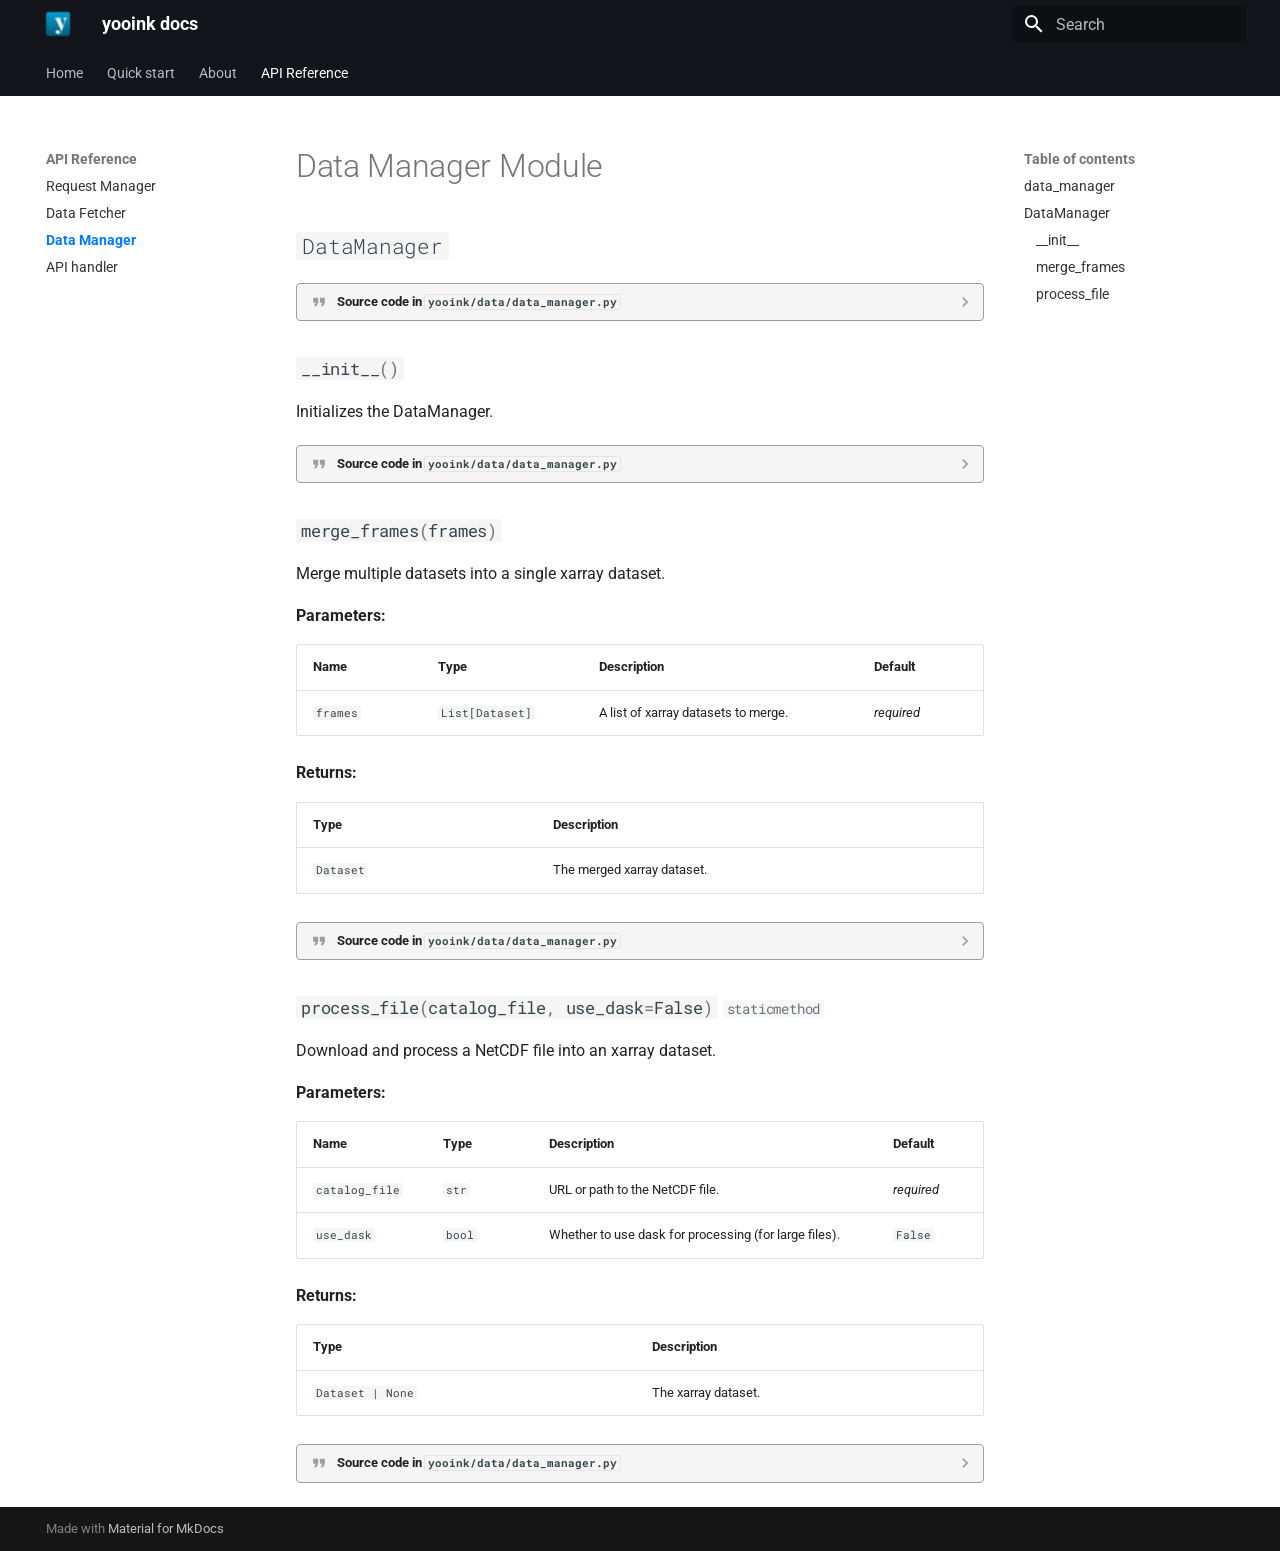
<file: api/data_manager/index.html>
<!doctype html>
<html lang="en" class="no-js">
  <head>
    
      <meta charset="utf-8">
      <meta name="viewport" content="width=device-width,initial-scale=1">
      
      
      
      
        <link rel="prev" href="../data_fetcher/">
      
      
        <link rel="next" href="../api/">
      
      
      <link rel="icon" href="../../assets/logo.png">
      <meta name="generator" content="mkdocs-1.6.1, mkdocs-material-9.5.41">
    
    
      
        <title>Data Manager - yooink docs</title>
      
    
    
      <link rel="stylesheet" href="../../assets/stylesheets/main.0253249f.min.css">
      
        
        <link rel="stylesheet" href="../../assets/stylesheets/palette.06af60db.min.css">
      
      


    
    
      
    
    
      
        
        
        <link rel="preconnect" href="https://fonts.gstatic.com" crossorigin>
        <link rel="stylesheet" href="https://fonts.googleapis.com/css?family=Roboto:300,300i,400,400i,700,700i%7CRoboto+Mono:400,400i,700,700i&display=fallback">
        <style>:root{--md-text-font:"Roboto";--md-code-font:"Roboto Mono"}</style>
      
    
    
      <link rel="stylesheet" href="../../assets/_mkdocstrings.css">
    
      <link rel="stylesheet" href="../../assets/css/custom.css">
    
    <script>__md_scope=new URL("../..",location),__md_hash=e=>[...e].reduce(((e,_)=>(e<<5)-e+_.charCodeAt(0)),0),__md_get=(e,_=localStorage,t=__md_scope)=>JSON.parse(_.getItem(t.pathname+"."+e)),__md_set=(e,_,t=localStorage,a=__md_scope)=>{try{t.setItem(a.pathname+"."+e,JSON.stringify(_))}catch(e){}}</script>
    
      

    
    
    
  </head>
  
  
    
    
    
    
    
    <body dir="ltr" data-md-color-scheme="default" data-md-color-primary="black" data-md-color-accent="indigo">
  
    
    <input class="md-toggle" data-md-toggle="drawer" type="checkbox" id="__drawer" autocomplete="off">
    <input class="md-toggle" data-md-toggle="search" type="checkbox" id="__search" autocomplete="off">
    <label class="md-overlay" for="__drawer"></label>
    <div data-md-component="skip">
      
        
        <a href="#data-manager-module" class="md-skip">
          Skip to content
        </a>
      
    </div>
    <div data-md-component="announce">
      
    </div>
    
    
      

<header class="md-header" data-md-component="header">
  <nav class="md-header__inner md-grid" aria-label="Header">
    <a href="../.." title="yooink docs" class="md-header__button md-logo" aria-label="yooink docs" data-md-component="logo">
      
  <img src="../../assets/logo.png" alt="logo">

    </a>
    <label class="md-header__button md-icon" for="__drawer">
      
      <svg xmlns="http://www.w3.org/2000/svg" viewBox="0 0 24 24"><path d="M3 6h18v2H3zm0 5h18v2H3zm0 5h18v2H3z"/></svg>
    </label>
    <div class="md-header__title" data-md-component="header-title">
      <div class="md-header__ellipsis">
        <div class="md-header__topic">
          <span class="md-ellipsis">
            yooink docs
          </span>
        </div>
        <div class="md-header__topic" data-md-component="header-topic">
          <span class="md-ellipsis">
            
              Data Manager
            
          </span>
        </div>
      </div>
    </div>
    
      
    
    
    
    
      <label class="md-header__button md-icon" for="__search">
        
        <svg xmlns="http://www.w3.org/2000/svg" viewBox="0 0 24 24"><path d="M9.5 3A6.5 6.5 0 0 1 16 9.5c0 1.61-.59 3.09-1.56 4.23l.27.27h.79l5 5-1.5 1.5-5-5v-.79l-.27-.27A6.52 6.52 0 0 1 9.5 16 6.5 6.5 0 0 1 3 9.5 6.5 6.5 0 0 1 9.5 3m0 2C7 5 5 7 5 9.5S7 14 9.5 14 14 12 14 9.5 12 5 9.5 5"/></svg>
      </label>
      <div class="md-search" data-md-component="search" role="dialog">
  <label class="md-search__overlay" for="__search"></label>
  <div class="md-search__inner" role="search">
    <form class="md-search__form" name="search">
      <input type="text" class="md-search__input" name="query" aria-label="Search" placeholder="Search" autocapitalize="off" autocorrect="off" autocomplete="off" spellcheck="false" data-md-component="search-query" required>
      <label class="md-search__icon md-icon" for="__search">
        
        <svg xmlns="http://www.w3.org/2000/svg" viewBox="0 0 24 24"><path d="M9.5 3A6.5 6.5 0 0 1 16 9.5c0 1.61-.59 3.09-1.56 4.23l.27.27h.79l5 5-1.5 1.5-5-5v-.79l-.27-.27A6.52 6.52 0 0 1 9.5 16 6.5 6.5 0 0 1 3 9.5 6.5 6.5 0 0 1 9.5 3m0 2C7 5 5 7 5 9.5S7 14 9.5 14 14 12 14 9.5 12 5 9.5 5"/></svg>
        
        <svg xmlns="http://www.w3.org/2000/svg" viewBox="0 0 24 24"><path d="M20 11v2H8l5.5 5.5-1.42 1.42L4.16 12l7.92-7.92L13.5 5.5 8 11z"/></svg>
      </label>
      <nav class="md-search__options" aria-label="Search">
        
        <button type="reset" class="md-search__icon md-icon" title="Clear" aria-label="Clear" tabindex="-1">
          
          <svg xmlns="http://www.w3.org/2000/svg" viewBox="0 0 24 24"><path d="M19 6.41 17.59 5 12 10.59 6.41 5 5 6.41 10.59 12 5 17.59 6.41 19 12 13.41 17.59 19 19 17.59 13.41 12z"/></svg>
        </button>
      </nav>
      
    </form>
    <div class="md-search__output">
      <div class="md-search__scrollwrap" tabindex="0" data-md-scrollfix>
        <div class="md-search-result" data-md-component="search-result">
          <div class="md-search-result__meta">
            Initializing search
          </div>
          <ol class="md-search-result__list" role="presentation"></ol>
        </div>
      </div>
    </div>
  </div>
</div>
    
    
  </nav>
  
</header>
    
    <div class="md-container" data-md-component="container">
      
      
        
          
            
<nav class="md-tabs" aria-label="Tabs" data-md-component="tabs">
  <div class="md-grid">
    <ul class="md-tabs__list">
      
        
  
  
  
    <li class="md-tabs__item">
      <a href="../.." class="md-tabs__link">
        
  
    
  
  Home

      </a>
    </li>
  

      
        
  
  
  
    
    
      <li class="md-tabs__item">
        <a href="../../quick_start/" class="md-tabs__link">
          
  
  Quick start

        </a>
      </li>
    
  

      
        
  
  
  
    <li class="md-tabs__item">
      <a href="../../about/" class="md-tabs__link">
        
  
    
  
  About

      </a>
    </li>
  

      
        
  
  
    
  
  
    
    
      <li class="md-tabs__item md-tabs__item--active">
        <a href="../request_manager/" class="md-tabs__link">
          
  
  API Reference

        </a>
      </li>
    
  

      
    </ul>
  </div>
</nav>
          
        
      
      <main class="md-main" data-md-component="main">
        <div class="md-main__inner md-grid">
          
            
              
              <div class="md-sidebar md-sidebar--primary" data-md-component="sidebar" data-md-type="navigation" >
                <div class="md-sidebar__scrollwrap">
                  <div class="md-sidebar__inner">
                    


  


<nav class="md-nav md-nav--primary md-nav--lifted" aria-label="Navigation" data-md-level="0">
  <label class="md-nav__title" for="__drawer">
    <a href="../.." title="yooink docs" class="md-nav__button md-logo" aria-label="yooink docs" data-md-component="logo">
      
  <img src="../../assets/logo.png" alt="logo">

    </a>
    yooink docs
  </label>
  
  <ul class="md-nav__list" data-md-scrollfix>
    
      
      
  
  
  
  
    <li class="md-nav__item">
      <a href="../.." class="md-nav__link">
        
  
  <span class="md-ellipsis">
    Home
  </span>
  

      </a>
    </li>
  

    
      
      
  
  
  
  
    
    
    
      
      
    
    
    <li class="md-nav__item md-nav__item--nested">
      
        
        
        <input class="md-nav__toggle md-toggle " type="checkbox" id="__nav_2" >
        
          
          <label class="md-nav__link" for="__nav_2" id="__nav_2_label" tabindex="0">
            
  
  <span class="md-ellipsis">
    Quick start
  </span>
  

            <span class="md-nav__icon md-icon"></span>
          </label>
        
        <nav class="md-nav" data-md-level="1" aria-labelledby="__nav_2_label" aria-expanded="false">
          <label class="md-nav__title" for="__nav_2">
            <span class="md-nav__icon md-icon"></span>
            Quick start
          </label>
          <ul class="md-nav__list" data-md-scrollfix>
            
              
                
  
  
  
  
    <li class="md-nav__item">
      <a href="../../quick_start/" class="md-nav__link">
        
  
  <span class="md-ellipsis">
    Introduction
  </span>
  

      </a>
    </li>
  

              
            
              
                
  
  
  
  
    <li class="md-nav__item">
      <a href="../../quick_start/api_setup/" class="md-nav__link">
        
  
  <span class="md-ellipsis">
    API Setup
  </span>
  

      </a>
    </li>
  

              
            
              
                
  
  
  
  
    <li class="md-nav__item">
      <a href="../../quick_start/data_overview/" class="md-nav__link">
        
  
  <span class="md-ellipsis">
    Data Overview
  </span>
  

      </a>
    </li>
  

              
            
              
                
  
  
  
  
    <li class="md-nav__item">
      <a href="../../quick_start/simple_data_query/" class="md-nav__link">
        
  
  <span class="md-ellipsis">
    Simple Data Query
  </span>
  

      </a>
    </li>
  

              
            
          </ul>
        </nav>
      
    </li>
  

    
      
      
  
  
  
  
    <li class="md-nav__item">
      <a href="../../about/" class="md-nav__link">
        
  
  <span class="md-ellipsis">
    About
  </span>
  

      </a>
    </li>
  

    
      
      
  
  
    
  
  
  
    
    
    
      
        
        
      
      
    
    
    <li class="md-nav__item md-nav__item--active md-nav__item--section md-nav__item--nested">
      
        
        
        <input class="md-nav__toggle md-toggle " type="checkbox" id="__nav_4" checked>
        
          
          <label class="md-nav__link" for="__nav_4" id="__nav_4_label" tabindex="">
            
  
  <span class="md-ellipsis">
    API Reference
  </span>
  

            <span class="md-nav__icon md-icon"></span>
          </label>
        
        <nav class="md-nav" data-md-level="1" aria-labelledby="__nav_4_label" aria-expanded="true">
          <label class="md-nav__title" for="__nav_4">
            <span class="md-nav__icon md-icon"></span>
            API Reference
          </label>
          <ul class="md-nav__list" data-md-scrollfix>
            
              
                
  
  
  
  
    <li class="md-nav__item">
      <a href="../request_manager/" class="md-nav__link">
        
  
  <span class="md-ellipsis">
    Request Manager
  </span>
  

      </a>
    </li>
  

              
            
              
                
  
  
  
  
    <li class="md-nav__item">
      <a href="../data_fetcher/" class="md-nav__link">
        
  
  <span class="md-ellipsis">
    Data Fetcher
  </span>
  

      </a>
    </li>
  

              
            
              
                
  
  
    
  
  
  
    <li class="md-nav__item md-nav__item--active">
      
      <input class="md-nav__toggle md-toggle" type="checkbox" id="__toc">
      
      
        
      
      
        <label class="md-nav__link md-nav__link--active" for="__toc">
          
  
  <span class="md-ellipsis">
    Data Manager
  </span>
  

          <span class="md-nav__icon md-icon"></span>
        </label>
      
      <a href="./" class="md-nav__link md-nav__link--active">
        
  
  <span class="md-ellipsis">
    Data Manager
  </span>
  

      </a>
      
        

<nav class="md-nav md-nav--secondary" aria-label="Table of contents">
  
  
  
    
  
  
    <label class="md-nav__title" for="__toc">
      <span class="md-nav__icon md-icon"></span>
      Table of contents
    </label>
    <ul class="md-nav__list" data-md-component="toc" data-md-scrollfix>
      
        <li class="md-nav__item">
  <a href="#yooink.data.data_manager" class="md-nav__link">
    <span class="md-ellipsis">
      data_manager
    </span>
  </a>
  
</li>
      
        <li class="md-nav__item">
  <a href="#yooink.data.data_manager.DataManager" class="md-nav__link">
    <span class="md-ellipsis">
      DataManager
    </span>
  </a>
  
    <nav class="md-nav" aria-label="DataManager">
      <ul class="md-nav__list">
        
          <li class="md-nav__item">
  <a href="#yooink.data.data_manager.DataManager.__init__" class="md-nav__link">
    <span class="md-ellipsis">
      __init__
    </span>
  </a>
  
</li>
        
          <li class="md-nav__item">
  <a href="#yooink.data.data_manager.DataManager.merge_frames" class="md-nav__link">
    <span class="md-ellipsis">
      merge_frames
    </span>
  </a>
  
</li>
        
          <li class="md-nav__item">
  <a href="#yooink.data.data_manager.DataManager.process_file" class="md-nav__link">
    <span class="md-ellipsis">
      process_file
    </span>
  </a>
  
</li>
        
      </ul>
    </nav>
  
</li>
      
    </ul>
  
</nav>
      
    </li>
  

              
            
              
                
  
  
  
  
    <li class="md-nav__item">
      <a href="../api/" class="md-nav__link">
        
  
  <span class="md-ellipsis">
    API handler
  </span>
  

      </a>
    </li>
  

              
            
          </ul>
        </nav>
      
    </li>
  

    
  </ul>
</nav>
                  </div>
                </div>
              </div>
            
            
              
              <div class="md-sidebar md-sidebar--secondary" data-md-component="sidebar" data-md-type="toc" >
                <div class="md-sidebar__scrollwrap">
                  <div class="md-sidebar__inner">
                    

<nav class="md-nav md-nav--secondary" aria-label="Table of contents">
  
  
  
    
  
  
    <label class="md-nav__title" for="__toc">
      <span class="md-nav__icon md-icon"></span>
      Table of contents
    </label>
    <ul class="md-nav__list" data-md-component="toc" data-md-scrollfix>
      
        <li class="md-nav__item">
  <a href="#yooink.data.data_manager" class="md-nav__link">
    <span class="md-ellipsis">
      data_manager
    </span>
  </a>
  
</li>
      
        <li class="md-nav__item">
  <a href="#yooink.data.data_manager.DataManager" class="md-nav__link">
    <span class="md-ellipsis">
      DataManager
    </span>
  </a>
  
    <nav class="md-nav" aria-label="DataManager">
      <ul class="md-nav__list">
        
          <li class="md-nav__item">
  <a href="#yooink.data.data_manager.DataManager.__init__" class="md-nav__link">
    <span class="md-ellipsis">
      __init__
    </span>
  </a>
  
</li>
        
          <li class="md-nav__item">
  <a href="#yooink.data.data_manager.DataManager.merge_frames" class="md-nav__link">
    <span class="md-ellipsis">
      merge_frames
    </span>
  </a>
  
</li>
        
          <li class="md-nav__item">
  <a href="#yooink.data.data_manager.DataManager.process_file" class="md-nav__link">
    <span class="md-ellipsis">
      process_file
    </span>
  </a>
  
</li>
        
      </ul>
    </nav>
  
</li>
      
    </ul>
  
</nav>
                  </div>
                </div>
              </div>
            
          
          
            <div class="md-content" data-md-component="content">
              <article class="md-content__inner md-typeset">
                
                  


<h1 id="data-manager-module">Data Manager Module</h1>


<div class="doc doc-object doc-module">



<a id="yooink.data.data_manager"></a>
    <div class="doc doc-contents first">








  <div class="doc doc-children">








<div class="doc doc-object doc-class">



<h2 id="yooink.data.data_manager.DataManager" class="doc doc-heading">
            <code>DataManager</code>


</h2>


    <div class="doc doc-contents ">







              <details class="quote">
                <summary>Source code in <code>yooink/data/data_manager.py</code></summary>
                <div class="highlight"><table class="highlighttable"><tr><td class="linenos"><div class="linenodiv"><pre><span></span><span class="normal"> 12</span>
<span class="normal"> 13</span>
<span class="normal"> 14</span>
<span class="normal"> 15</span>
<span class="normal"> 16</span>
<span class="normal"> 17</span>
<span class="normal"> 18</span>
<span class="normal"> 19</span>
<span class="normal"> 20</span>
<span class="normal"> 21</span>
<span class="normal"> 22</span>
<span class="normal"> 23</span>
<span class="normal"> 24</span>
<span class="normal"> 25</span>
<span class="normal"> 26</span>
<span class="normal"> 27</span>
<span class="normal"> 28</span>
<span class="normal"> 29</span>
<span class="normal"> 30</span>
<span class="normal"> 31</span>
<span class="normal"> 32</span>
<span class="normal"> 33</span>
<span class="normal"> 34</span>
<span class="normal"> 35</span>
<span class="normal"> 36</span>
<span class="normal"> 37</span>
<span class="normal"> 38</span>
<span class="normal"> 39</span>
<span class="normal"> 40</span>
<span class="normal"> 41</span>
<span class="normal"> 42</span>
<span class="normal"> 43</span>
<span class="normal"> 44</span>
<span class="normal"> 45</span>
<span class="normal"> 46</span>
<span class="normal"> 47</span>
<span class="normal"> 48</span>
<span class="normal"> 49</span>
<span class="normal"> 50</span>
<span class="normal"> 51</span>
<span class="normal"> 52</span>
<span class="normal"> 53</span>
<span class="normal"> 54</span>
<span class="normal"> 55</span>
<span class="normal"> 56</span>
<span class="normal"> 57</span>
<span class="normal"> 58</span>
<span class="normal"> 59</span>
<span class="normal"> 60</span>
<span class="normal"> 61</span>
<span class="normal"> 62</span>
<span class="normal"> 63</span>
<span class="normal"> 64</span>
<span class="normal"> 65</span>
<span class="normal"> 66</span>
<span class="normal"> 67</span>
<span class="normal"> 68</span>
<span class="normal"> 69</span>
<span class="normal"> 70</span>
<span class="normal"> 71</span>
<span class="normal"> 72</span>
<span class="normal"> 73</span>
<span class="normal"> 74</span>
<span class="normal"> 75</span>
<span class="normal"> 76</span>
<span class="normal"> 77</span>
<span class="normal"> 78</span>
<span class="normal"> 79</span>
<span class="normal"> 80</span>
<span class="normal"> 81</span>
<span class="normal"> 82</span>
<span class="normal"> 83</span>
<span class="normal"> 84</span>
<span class="normal"> 85</span>
<span class="normal"> 86</span>
<span class="normal"> 87</span>
<span class="normal"> 88</span>
<span class="normal"> 89</span>
<span class="normal"> 90</span>
<span class="normal"> 91</span>
<span class="normal"> 92</span>
<span class="normal"> 93</span>
<span class="normal"> 94</span>
<span class="normal"> 95</span>
<span class="normal"> 96</span>
<span class="normal"> 97</span>
<span class="normal"> 98</span>
<span class="normal"> 99</span>
<span class="normal">100</span>
<span class="normal">101</span>
<span class="normal">102</span>
<span class="normal">103</span>
<span class="normal">104</span>
<span class="normal">105</span>
<span class="normal">106</span>
<span class="normal">107</span>
<span class="normal">108</span>
<span class="normal">109</span>
<span class="normal">110</span>
<span class="normal">111</span>
<span class="normal">112</span>
<span class="normal">113</span>
<span class="normal">114</span>
<span class="normal">115</span>
<span class="normal">116</span>
<span class="normal">117</span>
<span class="normal">118</span>
<span class="normal">119</span>
<span class="normal">120</span></pre></div></td><td class="code"><div><pre><span></span><code><span class="k">class</span> <span class="nc">DataManager</span><span class="p">:</span>
    <span class="k">def</span> <span class="fm">__init__</span><span class="p">(</span><span class="bp">self</span><span class="p">)</span> <span class="o">-&gt;</span> <span class="kc">None</span><span class="p">:</span>
<span class="w">        </span><span class="sd">&quot;&quot;&quot;Initializes the DataManager.&quot;&quot;&quot;</span>
        <span class="k">pass</span>

    <span class="nd">@staticmethod</span>
    <span class="k">def</span> <span class="nf">process_file</span><span class="p">(</span><span class="n">catalog_file</span><span class="p">:</span> <span class="nb">str</span><span class="p">,</span> <span class="n">use_dask</span><span class="p">:</span> <span class="nb">bool</span> <span class="o">=</span> <span class="kc">False</span>
                     <span class="p">)</span> <span class="o">-&gt;</span> <span class="n">xr</span><span class="o">.</span><span class="n">Dataset</span> <span class="o">|</span> <span class="kc">None</span><span class="p">:</span>
<span class="w">        </span><span class="sd">&quot;&quot;&quot;</span>
<span class="sd">        Download and process a NetCDF file into an xarray dataset.</span>

<span class="sd">        Args:</span>
<span class="sd">            catalog_file: URL or path to the NetCDF file.</span>
<span class="sd">            use_dask: Whether to use dask for processing (for large files).</span>

<span class="sd">        Returns:</span>
<span class="sd">            The xarray dataset.</span>
<span class="sd">        &quot;&quot;&quot;</span>
        <span class="k">try</span><span class="p">:</span>
            <span class="c1"># Convert the catalog file URL to the data URL</span>
            <span class="n">tds_url</span> <span class="o">=</span> <span class="p">(</span><span class="s1">&#39;https://opendap.oceanobservatories.org/thredds/&#39;</span>
                       <span class="s1">&#39;fileServer/&#39;</span><span class="p">)</span>
            <span class="n">data_url</span> <span class="o">=</span> <span class="n">re</span><span class="o">.</span><span class="n">sub</span><span class="p">(</span>
                <span class="sa">r</span><span class="s1">&#39;catalog.html\?dataset=&#39;</span><span class="p">,</span> <span class="n">tds_url</span><span class="p">,</span> <span class="n">catalog_file</span><span class="p">)</span>

            <span class="c1"># Download the dataset</span>
            <span class="n">r</span> <span class="o">=</span> <span class="n">requests</span><span class="o">.</span><span class="n">get</span><span class="p">(</span><span class="n">data_url</span><span class="p">,</span> <span class="n">timeout</span><span class="o">=</span><span class="p">(</span><span class="mf">3.05</span><span class="p">,</span> <span class="mi">120</span><span class="p">))</span>
            <span class="k">if</span> <span class="ow">not</span> <span class="n">r</span><span class="o">.</span><span class="n">ok</span><span class="p">:</span>
                <span class="n">warnings</span><span class="o">.</span><span class="n">warn</span><span class="p">(</span><span class="sa">f</span><span class="s2">&quot;Failed to download </span><span class="si">{</span><span class="n">catalog_file</span><span class="si">}</span><span class="s2">&quot;</span><span class="p">)</span>
                <span class="k">return</span> <span class="kc">None</span>

            <span class="c1"># Load the data into an xarray dataset</span>
            <span class="n">data</span> <span class="o">=</span> <span class="n">io</span><span class="o">.</span><span class="n">BytesIO</span><span class="p">(</span><span class="n">r</span><span class="o">.</span><span class="n">content</span><span class="p">)</span>
            <span class="k">if</span> <span class="n">use_dask</span><span class="p">:</span>
                <span class="n">ds</span> <span class="o">=</span> <span class="n">xr</span><span class="o">.</span><span class="n">open_dataset</span><span class="p">(</span>
                    <span class="n">data</span><span class="p">,</span> <span class="n">decode_cf</span><span class="o">=</span><span class="kc">False</span><span class="p">,</span> <span class="n">chunks</span><span class="o">=</span><span class="s1">&#39;auto&#39;</span><span class="p">,</span> <span class="n">mask_and_scale</span><span class="o">=</span><span class="kc">False</span><span class="p">)</span>
            <span class="k">else</span><span class="p">:</span>
                <span class="n">ds</span> <span class="o">=</span> <span class="n">xr</span><span class="o">.</span><span class="n">load_dataset</span><span class="p">(</span>
                    <span class="n">data</span><span class="p">,</span> <span class="n">decode_cf</span><span class="o">=</span><span class="kc">False</span><span class="p">,</span> <span class="n">mask_and_scale</span><span class="o">=</span><span class="kc">False</span><span class="p">)</span>

            <span class="c1"># Process the dataset</span>
            <span class="n">ds</span> <span class="o">=</span> <span class="n">ds</span><span class="o">.</span><span class="n">swap_dims</span><span class="p">({</span><span class="s1">&#39;obs&#39;</span><span class="p">:</span> <span class="s1">&#39;time&#39;</span><span class="p">})</span><span class="o">.</span><span class="n">reset_coords</span><span class="p">()</span>
            <span class="n">ds</span> <span class="o">=</span> <span class="n">ds</span><span class="o">.</span><span class="n">sortby</span><span class="p">(</span><span class="s1">&#39;time&#39;</span><span class="p">)</span>

            <span class="c1"># Drop unnecessary variables, clean time units</span>
            <span class="n">keys_to_drop</span> <span class="o">=</span> <span class="p">[</span><span class="s1">&#39;obs&#39;</span><span class="p">,</span> <span class="s1">&#39;id&#39;</span><span class="p">,</span> <span class="s1">&#39;provenance&#39;</span><span class="p">,</span> <span class="s1">&#39;driver_timestamp&#39;</span><span class="p">,</span>
                            <span class="s1">&#39;ingestion_timestamp&#39;</span><span class="p">]</span>
            <span class="n">ds</span> <span class="o">=</span> <span class="n">ds</span><span class="o">.</span><span class="n">drop_vars</span><span class="p">([</span><span class="n">key</span> <span class="k">for</span> <span class="n">key</span> <span class="ow">in</span> <span class="n">keys_to_drop</span>
                               <span class="k">if</span> <span class="n">key</span> <span class="ow">in</span> <span class="n">ds</span><span class="o">.</span><span class="n">variables</span><span class="p">])</span>

            <span class="k">return</span> <span class="n">ds</span>
        <span class="k">except</span> <span class="ne">Exception</span> <span class="k">as</span> <span class="n">e</span><span class="p">:</span>
            <span class="n">warnings</span><span class="o">.</span><span class="n">warn</span><span class="p">(</span><span class="sa">f</span><span class="s2">&quot;Error processing </span><span class="si">{</span><span class="n">catalog_file</span><span class="si">}</span><span class="s2">: </span><span class="si">{</span><span class="n">e</span><span class="si">}</span><span class="s2">&quot;</span><span class="p">)</span>
            <span class="k">return</span> <span class="kc">None</span>

    <span class="k">def</span> <span class="nf">merge_frames</span><span class="p">(</span><span class="bp">self</span><span class="p">,</span> <span class="n">frames</span><span class="p">:</span> <span class="n">List</span><span class="p">[</span><span class="n">xr</span><span class="o">.</span><span class="n">Dataset</span><span class="p">])</span> <span class="o">-&gt;</span> <span class="n">xr</span><span class="o">.</span><span class="n">Dataset</span><span class="p">:</span>
<span class="w">        </span><span class="sd">&quot;&quot;&quot;</span>
<span class="sd">        Merge multiple datasets into a single xarray dataset.</span>

<span class="sd">        Args:</span>
<span class="sd">            frames: A list of xarray datasets to merge.</span>

<span class="sd">        Returns:</span>
<span class="sd">            The merged xarray dataset.</span>
<span class="sd">        &quot;&quot;&quot;</span>
        <span class="k">if</span> <span class="nb">len</span><span class="p">(</span><span class="n">frames</span><span class="p">)</span> <span class="o">==</span> <span class="mi">1</span><span class="p">:</span>
            <span class="k">return</span> <span class="n">frames</span><span class="p">[</span><span class="mi">0</span><span class="p">]</span>

        <span class="c1"># Attempt to merge the datasets</span>
        <span class="k">try</span><span class="p">:</span>
            <span class="n">data</span> <span class="o">=</span> <span class="n">xr</span><span class="o">.</span><span class="n">concat</span><span class="p">(</span><span class="n">frames</span><span class="p">,</span> <span class="n">dim</span><span class="o">=</span><span class="s1">&#39;time&#39;</span><span class="p">)</span>
        <span class="k">except</span> <span class="ne">ValueError</span><span class="p">:</span>
            <span class="c1"># If concatenation fails, attempt merging one by one</span>
            <span class="n">data</span><span class="p">,</span> <span class="n">failed</span> <span class="o">=</span> <span class="bp">self</span><span class="o">.</span><span class="n">_frame_merger</span><span class="p">(</span><span class="n">frames</span><span class="p">[</span><span class="mi">0</span><span class="p">],</span> <span class="n">frames</span><span class="p">)</span>
            <span class="k">if</span> <span class="n">failed</span> <span class="o">&gt;</span> <span class="mi">0</span><span class="p">:</span>
                <span class="n">warnings</span><span class="o">.</span><span class="n">warn</span><span class="p">(</span><span class="sa">f</span><span class="s2">&quot;</span><span class="si">{</span><span class="n">failed</span><span class="si">}</span><span class="s2"> frames failed to merge.&quot;</span><span class="p">)</span>

        <span class="c1"># Sort by time and remove duplicates</span>
        <span class="n">data</span> <span class="o">=</span> <span class="n">data</span><span class="o">.</span><span class="n">sortby</span><span class="p">(</span><span class="s1">&#39;time&#39;</span><span class="p">)</span>
        <span class="n">_</span><span class="p">,</span> <span class="n">index</span> <span class="o">=</span> <span class="n">np</span><span class="o">.</span><span class="n">unique</span><span class="p">(</span><span class="n">data</span><span class="p">[</span><span class="s1">&#39;time&#39;</span><span class="p">],</span> <span class="n">return_index</span><span class="o">=</span><span class="kc">True</span><span class="p">)</span>
        <span class="n">data</span> <span class="o">=</span> <span class="n">data</span><span class="o">.</span><span class="n">isel</span><span class="p">(</span><span class="n">time</span><span class="o">=</span><span class="n">index</span><span class="p">)</span>

        <span class="k">return</span> <span class="n">data</span>

    <span class="nd">@staticmethod</span>
    <span class="k">def</span> <span class="nf">_frame_merger</span><span class="p">(</span>
            <span class="n">data</span><span class="p">:</span> <span class="n">xr</span><span class="o">.</span><span class="n">Dataset</span><span class="p">,</span> <span class="n">frames</span><span class="p">:</span> <span class="n">List</span><span class="p">[</span><span class="n">xr</span><span class="o">.</span><span class="n">Dataset</span><span class="p">]</span>
    <span class="p">)</span> <span class="o">-&gt;</span> <span class="p">(</span><span class="n">xr</span><span class="o">.</span><span class="n">Dataset</span><span class="p">,</span> <span class="nb">int</span><span class="p">):</span>
<span class="w">        </span><span class="sd">&quot;&quot;&quot;</span>
<span class="sd">        Helper function to merge datasets one-by-one if bulk concatenation</span>
<span class="sd">        fails.</span>

<span class="sd">        Args:</span>
<span class="sd">            data: The initial dataset to merge.</span>
<span class="sd">            frames: The remaining datasets to merge into the initial one.</span>

<span class="sd">        Returns:</span>
<span class="sd">            The merged dataset and a count of failed merges.</span>
<span class="sd">        &quot;&quot;&quot;</span>
        <span class="n">failed</span> <span class="o">=</span> <span class="mi">0</span>
        <span class="k">for</span> <span class="n">frame</span> <span class="ow">in</span> <span class="n">frames</span><span class="p">[</span><span class="mi">1</span><span class="p">:]:</span>
            <span class="k">try</span><span class="p">:</span>
                <span class="n">data</span> <span class="o">=</span> <span class="n">xr</span><span class="o">.</span><span class="n">concat</span><span class="p">([</span><span class="n">data</span><span class="p">,</span> <span class="n">frame</span><span class="p">],</span> <span class="n">dim</span><span class="o">=</span><span class="s1">&#39;time&#39;</span><span class="p">)</span>
            <span class="k">except</span> <span class="p">(</span><span class="ne">ValueError</span><span class="p">,</span> <span class="ne">NotImplementedError</span><span class="p">):</span>
                <span class="k">try</span><span class="p">:</span>
                    <span class="n">data</span> <span class="o">=</span> <span class="n">data</span><span class="o">.</span><span class="n">merge</span><span class="p">(</span><span class="n">frame</span><span class="p">,</span> <span class="n">compat</span><span class="o">=</span><span class="s1">&#39;override&#39;</span><span class="p">)</span>
                <span class="k">except</span> <span class="p">(</span><span class="ne">ValueError</span><span class="p">,</span> <span class="ne">NotImplementedError</span><span class="p">):</span>
                    <span class="n">failed</span> <span class="o">+=</span> <span class="mi">1</span>
        <span class="k">return</span> <span class="n">data</span><span class="p">,</span> <span class="n">failed</span>
</code></pre></div></td></tr></table></div>
              </details>



  <div class="doc doc-children">









<div class="doc doc-object doc-function">


<h3 id="yooink.data.data_manager.DataManager.__init__" class="doc doc-heading">
            <code class="highlight language-python"><span class="fm">__init__</span><span class="p">()</span></code>

</h3>


    <div class="doc doc-contents ">

        <p>Initializes the DataManager.</p>

            <details class="quote">
              <summary>Source code in <code>yooink/data/data_manager.py</code></summary>
              <div class="highlight"><table class="highlighttable"><tr><td class="linenos"><div class="linenodiv"><pre><span></span><span class="normal">13</span>
<span class="normal">14</span>
<span class="normal">15</span></pre></div></td><td class="code"><div><pre><span></span><code><span class="k">def</span> <span class="fm">__init__</span><span class="p">(</span><span class="bp">self</span><span class="p">)</span> <span class="o">-&gt;</span> <span class="kc">None</span><span class="p">:</span>
<span class="w">    </span><span class="sd">&quot;&quot;&quot;Initializes the DataManager.&quot;&quot;&quot;</span>
    <span class="k">pass</span>
</code></pre></div></td></tr></table></div>
            </details>
    </div>

</div>

<div class="doc doc-object doc-function">


<h3 id="yooink.data.data_manager.DataManager.merge_frames" class="doc doc-heading">
            <code class="highlight language-python"><span class="n">merge_frames</span><span class="p">(</span><span class="n">frames</span><span class="p">)</span></code>

</h3>


    <div class="doc doc-contents ">

        <p>Merge multiple datasets into a single xarray dataset.</p>


<p><span class="doc-section-title">Parameters:</span></p>
    <table>
      <thead>
        <tr>
          <th>Name</th>
          <th>Type</th>
          <th>Description</th>
          <th>Default</th>
        </tr>
      </thead>
      <tbody>
          <tr class="doc-section-item">
            <td>
                <code>frames</code>
            </td>
            <td>
                  <code><span title="typing.List">List</span>[<span title="xarray.Dataset">Dataset</span>]</code>
            </td>
            <td>
              <div class="doc-md-description">
                <p>A list of xarray datasets to merge.</p>
              </div>
            </td>
            <td>
                <em>required</em>
            </td>
          </tr>
      </tbody>
    </table>


    <p><span class="doc-section-title">Returns:</span></p>
    <table>
      <thead>
        <tr>
          <th>Type</th>
          <th>Description</th>
        </tr>
      </thead>
      <tbody>
          <tr class="doc-section-item">
            <td>
                  <code><span title="xarray.Dataset">Dataset</span></code>
            </td>
            <td>
              <div class="doc-md-description">
                <p>The merged xarray dataset.</p>
              </div>
            </td>
          </tr>
      </tbody>
    </table>

            <details class="quote">
              <summary>Source code in <code>yooink/data/data_manager.py</code></summary>
              <div class="highlight"><table class="highlighttable"><tr><td class="linenos"><div class="linenodiv"><pre><span></span><span class="normal">67</span>
<span class="normal">68</span>
<span class="normal">69</span>
<span class="normal">70</span>
<span class="normal">71</span>
<span class="normal">72</span>
<span class="normal">73</span>
<span class="normal">74</span>
<span class="normal">75</span>
<span class="normal">76</span>
<span class="normal">77</span>
<span class="normal">78</span>
<span class="normal">79</span>
<span class="normal">80</span>
<span class="normal">81</span>
<span class="normal">82</span>
<span class="normal">83</span>
<span class="normal">84</span>
<span class="normal">85</span>
<span class="normal">86</span>
<span class="normal">87</span>
<span class="normal">88</span>
<span class="normal">89</span>
<span class="normal">90</span>
<span class="normal">91</span>
<span class="normal">92</span>
<span class="normal">93</span>
<span class="normal">94</span></pre></div></td><td class="code"><div><pre><span></span><code><span class="k">def</span> <span class="nf">merge_frames</span><span class="p">(</span><span class="bp">self</span><span class="p">,</span> <span class="n">frames</span><span class="p">:</span> <span class="n">List</span><span class="p">[</span><span class="n">xr</span><span class="o">.</span><span class="n">Dataset</span><span class="p">])</span> <span class="o">-&gt;</span> <span class="n">xr</span><span class="o">.</span><span class="n">Dataset</span><span class="p">:</span>
<span class="w">    </span><span class="sd">&quot;&quot;&quot;</span>
<span class="sd">    Merge multiple datasets into a single xarray dataset.</span>

<span class="sd">    Args:</span>
<span class="sd">        frames: A list of xarray datasets to merge.</span>

<span class="sd">    Returns:</span>
<span class="sd">        The merged xarray dataset.</span>
<span class="sd">    &quot;&quot;&quot;</span>
    <span class="k">if</span> <span class="nb">len</span><span class="p">(</span><span class="n">frames</span><span class="p">)</span> <span class="o">==</span> <span class="mi">1</span><span class="p">:</span>
        <span class="k">return</span> <span class="n">frames</span><span class="p">[</span><span class="mi">0</span><span class="p">]</span>

    <span class="c1"># Attempt to merge the datasets</span>
    <span class="k">try</span><span class="p">:</span>
        <span class="n">data</span> <span class="o">=</span> <span class="n">xr</span><span class="o">.</span><span class="n">concat</span><span class="p">(</span><span class="n">frames</span><span class="p">,</span> <span class="n">dim</span><span class="o">=</span><span class="s1">&#39;time&#39;</span><span class="p">)</span>
    <span class="k">except</span> <span class="ne">ValueError</span><span class="p">:</span>
        <span class="c1"># If concatenation fails, attempt merging one by one</span>
        <span class="n">data</span><span class="p">,</span> <span class="n">failed</span> <span class="o">=</span> <span class="bp">self</span><span class="o">.</span><span class="n">_frame_merger</span><span class="p">(</span><span class="n">frames</span><span class="p">[</span><span class="mi">0</span><span class="p">],</span> <span class="n">frames</span><span class="p">)</span>
        <span class="k">if</span> <span class="n">failed</span> <span class="o">&gt;</span> <span class="mi">0</span><span class="p">:</span>
            <span class="n">warnings</span><span class="o">.</span><span class="n">warn</span><span class="p">(</span><span class="sa">f</span><span class="s2">&quot;</span><span class="si">{</span><span class="n">failed</span><span class="si">}</span><span class="s2"> frames failed to merge.&quot;</span><span class="p">)</span>

    <span class="c1"># Sort by time and remove duplicates</span>
    <span class="n">data</span> <span class="o">=</span> <span class="n">data</span><span class="o">.</span><span class="n">sortby</span><span class="p">(</span><span class="s1">&#39;time&#39;</span><span class="p">)</span>
    <span class="n">_</span><span class="p">,</span> <span class="n">index</span> <span class="o">=</span> <span class="n">np</span><span class="o">.</span><span class="n">unique</span><span class="p">(</span><span class="n">data</span><span class="p">[</span><span class="s1">&#39;time&#39;</span><span class="p">],</span> <span class="n">return_index</span><span class="o">=</span><span class="kc">True</span><span class="p">)</span>
    <span class="n">data</span> <span class="o">=</span> <span class="n">data</span><span class="o">.</span><span class="n">isel</span><span class="p">(</span><span class="n">time</span><span class="o">=</span><span class="n">index</span><span class="p">)</span>

    <span class="k">return</span> <span class="n">data</span>
</code></pre></div></td></tr></table></div>
            </details>
    </div>

</div>

<div class="doc doc-object doc-function">


<h3 id="yooink.data.data_manager.DataManager.process_file" class="doc doc-heading">
            <code class="highlight language-python"><span class="n">process_file</span><span class="p">(</span><span class="n">catalog_file</span><span class="p">,</span> <span class="n">use_dask</span><span class="o">=</span><span class="kc">False</span><span class="p">)</span></code>

  <span class="doc doc-labels">
      <small class="doc doc-label doc-label-staticmethod"><code>staticmethod</code></small>
  </span>

</h3>


    <div class="doc doc-contents ">

        <p>Download and process a NetCDF file into an xarray dataset.</p>


<p><span class="doc-section-title">Parameters:</span></p>
    <table>
      <thead>
        <tr>
          <th>Name</th>
          <th>Type</th>
          <th>Description</th>
          <th>Default</th>
        </tr>
      </thead>
      <tbody>
          <tr class="doc-section-item">
            <td>
                <code>catalog_file</code>
            </td>
            <td>
                  <code>str</code>
            </td>
            <td>
              <div class="doc-md-description">
                <p>URL or path to the NetCDF file.</p>
              </div>
            </td>
            <td>
                <em>required</em>
            </td>
          </tr>
          <tr class="doc-section-item">
            <td>
                <code>use_dask</code>
            </td>
            <td>
                  <code>bool</code>
            </td>
            <td>
              <div class="doc-md-description">
                <p>Whether to use dask for processing (for large files).</p>
              </div>
            </td>
            <td>
                  <code>False</code>
            </td>
          </tr>
      </tbody>
    </table>


    <p><span class="doc-section-title">Returns:</span></p>
    <table>
      <thead>
        <tr>
          <th>Type</th>
          <th>Description</th>
        </tr>
      </thead>
      <tbody>
          <tr class="doc-section-item">
            <td>
                  <code><span title="xarray.Dataset">Dataset</span> | None</code>
            </td>
            <td>
              <div class="doc-md-description">
                <p>The xarray dataset.</p>
              </div>
            </td>
          </tr>
      </tbody>
    </table>

            <details class="quote">
              <summary>Source code in <code>yooink/data/data_manager.py</code></summary>
              <div class="highlight"><table class="highlighttable"><tr><td class="linenos"><div class="linenodiv"><pre><span></span><span class="normal">17</span>
<span class="normal">18</span>
<span class="normal">19</span>
<span class="normal">20</span>
<span class="normal">21</span>
<span class="normal">22</span>
<span class="normal">23</span>
<span class="normal">24</span>
<span class="normal">25</span>
<span class="normal">26</span>
<span class="normal">27</span>
<span class="normal">28</span>
<span class="normal">29</span>
<span class="normal">30</span>
<span class="normal">31</span>
<span class="normal">32</span>
<span class="normal">33</span>
<span class="normal">34</span>
<span class="normal">35</span>
<span class="normal">36</span>
<span class="normal">37</span>
<span class="normal">38</span>
<span class="normal">39</span>
<span class="normal">40</span>
<span class="normal">41</span>
<span class="normal">42</span>
<span class="normal">43</span>
<span class="normal">44</span>
<span class="normal">45</span>
<span class="normal">46</span>
<span class="normal">47</span>
<span class="normal">48</span>
<span class="normal">49</span>
<span class="normal">50</span>
<span class="normal">51</span>
<span class="normal">52</span>
<span class="normal">53</span>
<span class="normal">54</span>
<span class="normal">55</span>
<span class="normal">56</span>
<span class="normal">57</span>
<span class="normal">58</span>
<span class="normal">59</span>
<span class="normal">60</span>
<span class="normal">61</span>
<span class="normal">62</span>
<span class="normal">63</span>
<span class="normal">64</span>
<span class="normal">65</span></pre></div></td><td class="code"><div><pre><span></span><code><span class="nd">@staticmethod</span>
<span class="k">def</span> <span class="nf">process_file</span><span class="p">(</span><span class="n">catalog_file</span><span class="p">:</span> <span class="nb">str</span><span class="p">,</span> <span class="n">use_dask</span><span class="p">:</span> <span class="nb">bool</span> <span class="o">=</span> <span class="kc">False</span>
                 <span class="p">)</span> <span class="o">-&gt;</span> <span class="n">xr</span><span class="o">.</span><span class="n">Dataset</span> <span class="o">|</span> <span class="kc">None</span><span class="p">:</span>
<span class="w">    </span><span class="sd">&quot;&quot;&quot;</span>
<span class="sd">    Download and process a NetCDF file into an xarray dataset.</span>

<span class="sd">    Args:</span>
<span class="sd">        catalog_file: URL or path to the NetCDF file.</span>
<span class="sd">        use_dask: Whether to use dask for processing (for large files).</span>

<span class="sd">    Returns:</span>
<span class="sd">        The xarray dataset.</span>
<span class="sd">    &quot;&quot;&quot;</span>
    <span class="k">try</span><span class="p">:</span>
        <span class="c1"># Convert the catalog file URL to the data URL</span>
        <span class="n">tds_url</span> <span class="o">=</span> <span class="p">(</span><span class="s1">&#39;https://opendap.oceanobservatories.org/thredds/&#39;</span>
                   <span class="s1">&#39;fileServer/&#39;</span><span class="p">)</span>
        <span class="n">data_url</span> <span class="o">=</span> <span class="n">re</span><span class="o">.</span><span class="n">sub</span><span class="p">(</span>
            <span class="sa">r</span><span class="s1">&#39;catalog.html\?dataset=&#39;</span><span class="p">,</span> <span class="n">tds_url</span><span class="p">,</span> <span class="n">catalog_file</span><span class="p">)</span>

        <span class="c1"># Download the dataset</span>
        <span class="n">r</span> <span class="o">=</span> <span class="n">requests</span><span class="o">.</span><span class="n">get</span><span class="p">(</span><span class="n">data_url</span><span class="p">,</span> <span class="n">timeout</span><span class="o">=</span><span class="p">(</span><span class="mf">3.05</span><span class="p">,</span> <span class="mi">120</span><span class="p">))</span>
        <span class="k">if</span> <span class="ow">not</span> <span class="n">r</span><span class="o">.</span><span class="n">ok</span><span class="p">:</span>
            <span class="n">warnings</span><span class="o">.</span><span class="n">warn</span><span class="p">(</span><span class="sa">f</span><span class="s2">&quot;Failed to download </span><span class="si">{</span><span class="n">catalog_file</span><span class="si">}</span><span class="s2">&quot;</span><span class="p">)</span>
            <span class="k">return</span> <span class="kc">None</span>

        <span class="c1"># Load the data into an xarray dataset</span>
        <span class="n">data</span> <span class="o">=</span> <span class="n">io</span><span class="o">.</span><span class="n">BytesIO</span><span class="p">(</span><span class="n">r</span><span class="o">.</span><span class="n">content</span><span class="p">)</span>
        <span class="k">if</span> <span class="n">use_dask</span><span class="p">:</span>
            <span class="n">ds</span> <span class="o">=</span> <span class="n">xr</span><span class="o">.</span><span class="n">open_dataset</span><span class="p">(</span>
                <span class="n">data</span><span class="p">,</span> <span class="n">decode_cf</span><span class="o">=</span><span class="kc">False</span><span class="p">,</span> <span class="n">chunks</span><span class="o">=</span><span class="s1">&#39;auto&#39;</span><span class="p">,</span> <span class="n">mask_and_scale</span><span class="o">=</span><span class="kc">False</span><span class="p">)</span>
        <span class="k">else</span><span class="p">:</span>
            <span class="n">ds</span> <span class="o">=</span> <span class="n">xr</span><span class="o">.</span><span class="n">load_dataset</span><span class="p">(</span>
                <span class="n">data</span><span class="p">,</span> <span class="n">decode_cf</span><span class="o">=</span><span class="kc">False</span><span class="p">,</span> <span class="n">mask_and_scale</span><span class="o">=</span><span class="kc">False</span><span class="p">)</span>

        <span class="c1"># Process the dataset</span>
        <span class="n">ds</span> <span class="o">=</span> <span class="n">ds</span><span class="o">.</span><span class="n">swap_dims</span><span class="p">({</span><span class="s1">&#39;obs&#39;</span><span class="p">:</span> <span class="s1">&#39;time&#39;</span><span class="p">})</span><span class="o">.</span><span class="n">reset_coords</span><span class="p">()</span>
        <span class="n">ds</span> <span class="o">=</span> <span class="n">ds</span><span class="o">.</span><span class="n">sortby</span><span class="p">(</span><span class="s1">&#39;time&#39;</span><span class="p">)</span>

        <span class="c1"># Drop unnecessary variables, clean time units</span>
        <span class="n">keys_to_drop</span> <span class="o">=</span> <span class="p">[</span><span class="s1">&#39;obs&#39;</span><span class="p">,</span> <span class="s1">&#39;id&#39;</span><span class="p">,</span> <span class="s1">&#39;provenance&#39;</span><span class="p">,</span> <span class="s1">&#39;driver_timestamp&#39;</span><span class="p">,</span>
                        <span class="s1">&#39;ingestion_timestamp&#39;</span><span class="p">]</span>
        <span class="n">ds</span> <span class="o">=</span> <span class="n">ds</span><span class="o">.</span><span class="n">drop_vars</span><span class="p">([</span><span class="n">key</span> <span class="k">for</span> <span class="n">key</span> <span class="ow">in</span> <span class="n">keys_to_drop</span>
                           <span class="k">if</span> <span class="n">key</span> <span class="ow">in</span> <span class="n">ds</span><span class="o">.</span><span class="n">variables</span><span class="p">])</span>

        <span class="k">return</span> <span class="n">ds</span>
    <span class="k">except</span> <span class="ne">Exception</span> <span class="k">as</span> <span class="n">e</span><span class="p">:</span>
        <span class="n">warnings</span><span class="o">.</span><span class="n">warn</span><span class="p">(</span><span class="sa">f</span><span class="s2">&quot;Error processing </span><span class="si">{</span><span class="n">catalog_file</span><span class="si">}</span><span class="s2">: </span><span class="si">{</span><span class="n">e</span><span class="si">}</span><span class="s2">&quot;</span><span class="p">)</span>
        <span class="k">return</span> <span class="kc">None</span>
</code></pre></div></td></tr></table></div>
            </details>
    </div>

</div>



  </div>

    </div>

</div>




  </div>

    </div>

</div>












                
              </article>
            </div>
          
          
<script>var target=document.getElementById(location.hash.slice(1));target&&target.name&&(target.checked=target.name.startsWith("__tabbed_"))</script>
        </div>
        
      </main>
      
        <footer class="md-footer">
  
  <div class="md-footer-meta md-typeset">
    <div class="md-footer-meta__inner md-grid">
      <div class="md-copyright">
  
  
    Made with
    <a href="https://squidfunk.github.io/mkdocs-material/" target="_blank" rel="noopener">
      Material for MkDocs
    </a>
  
</div>
      
    </div>
  </div>
</footer>
      
    </div>
    <div class="md-dialog" data-md-component="dialog">
      <div class="md-dialog__inner md-typeset"></div>
    </div>
    
    
    <script id="__config" type="application/json">{"base": "../..", "features": ["navigation.instant", "navigation.tabs"], "search": "../../assets/javascripts/workers/search.6ce7567c.min.js", "translations": {"clipboard.copied": "Copied to clipboard", "clipboard.copy": "Copy to clipboard", "search.result.more.one": "1 more on this page", "search.result.more.other": "# more on this page", "search.result.none": "No matching documents", "search.result.one": "1 matching document", "search.result.other": "# matching documents", "search.result.placeholder": "Type to start searching", "search.result.term.missing": "Missing", "select.version": "Select version"}}</script>
    
    
      <script src="../../assets/javascripts/bundle.83f73b43.min.js"></script>
      
    
  </body>
</html>
</file>
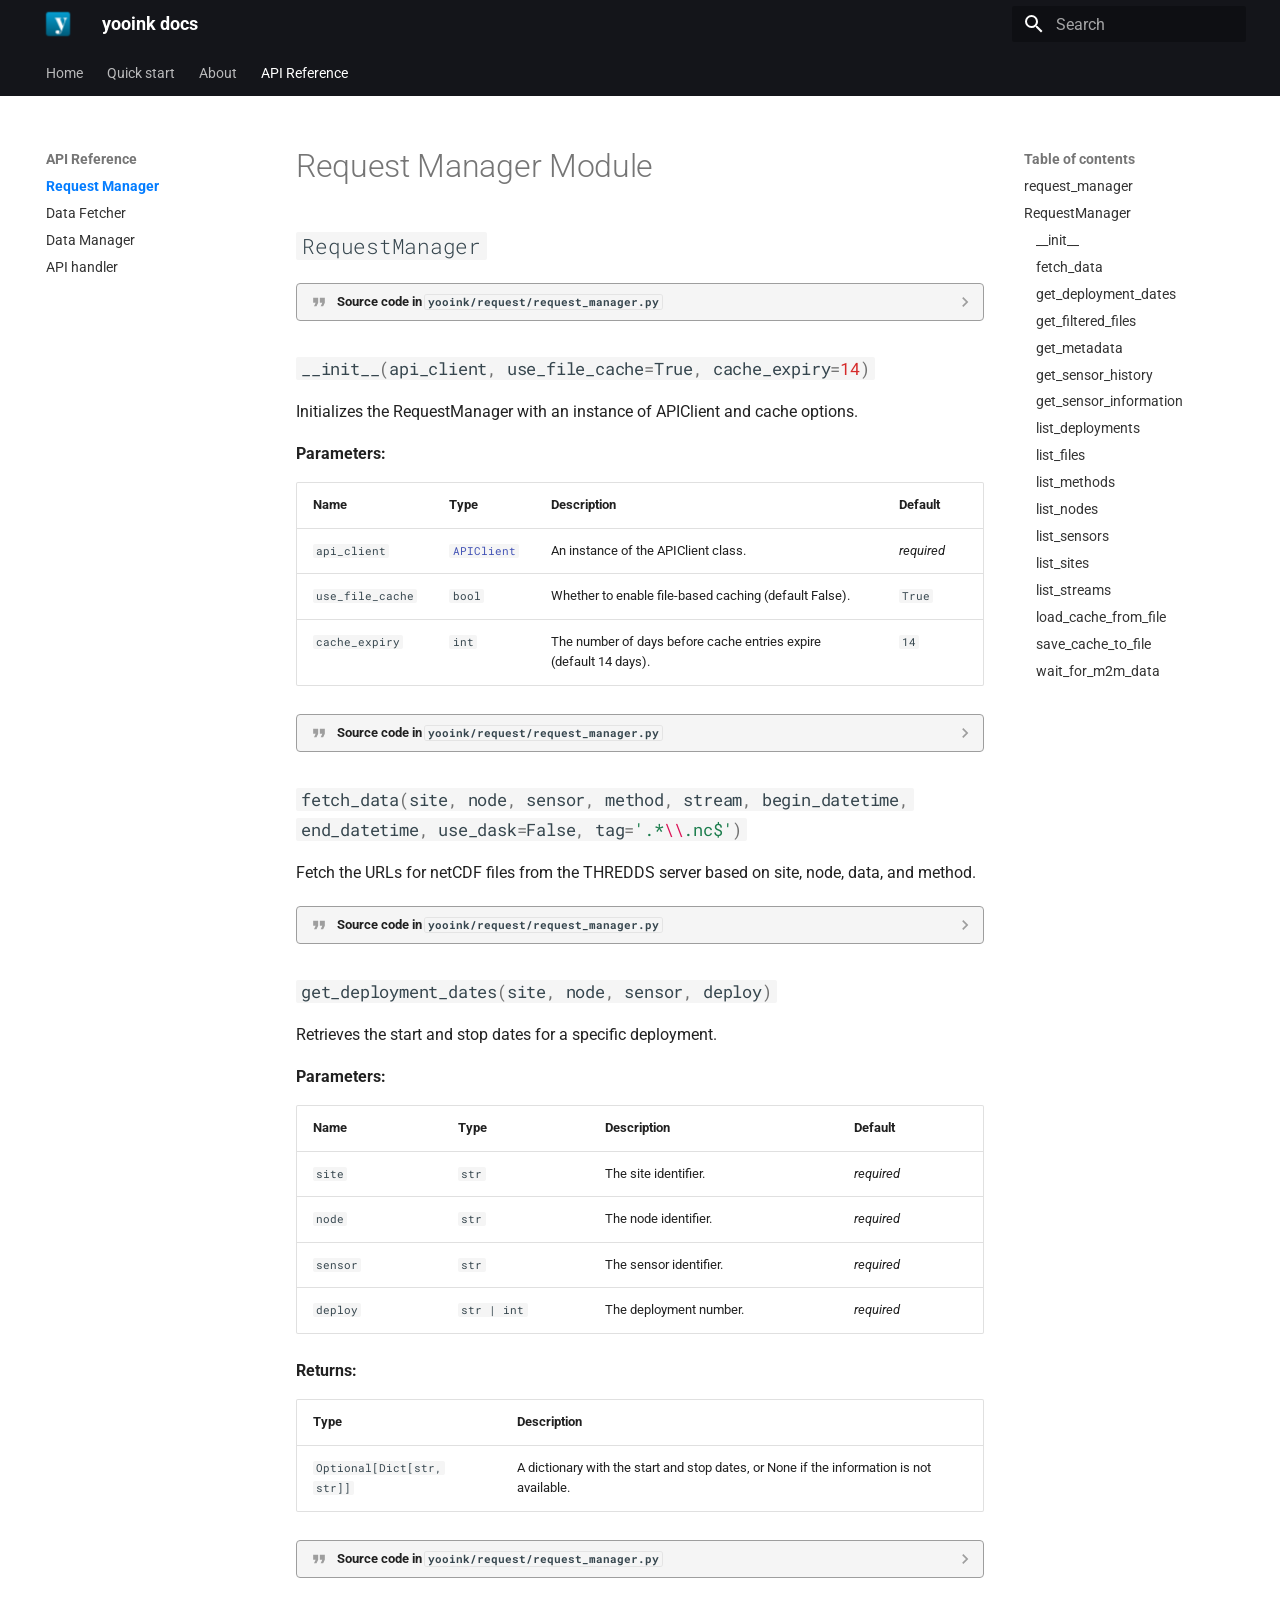
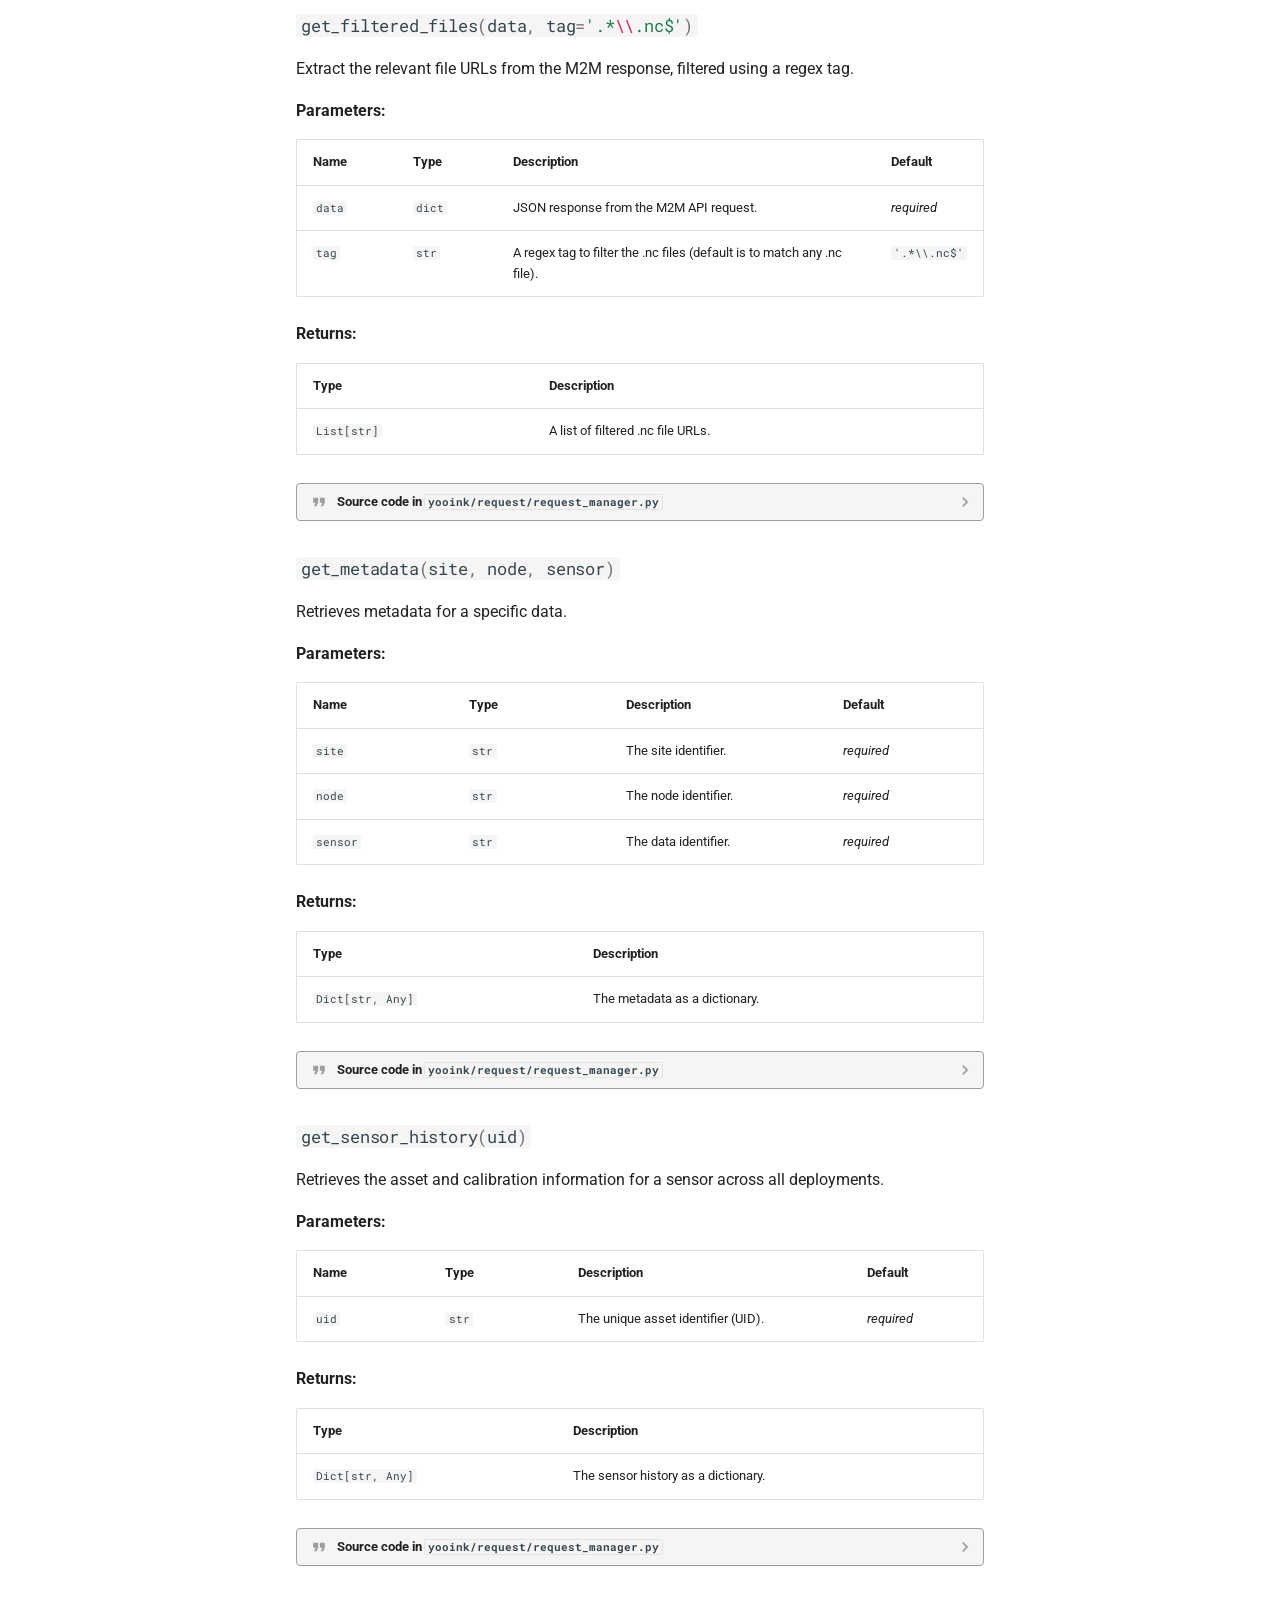
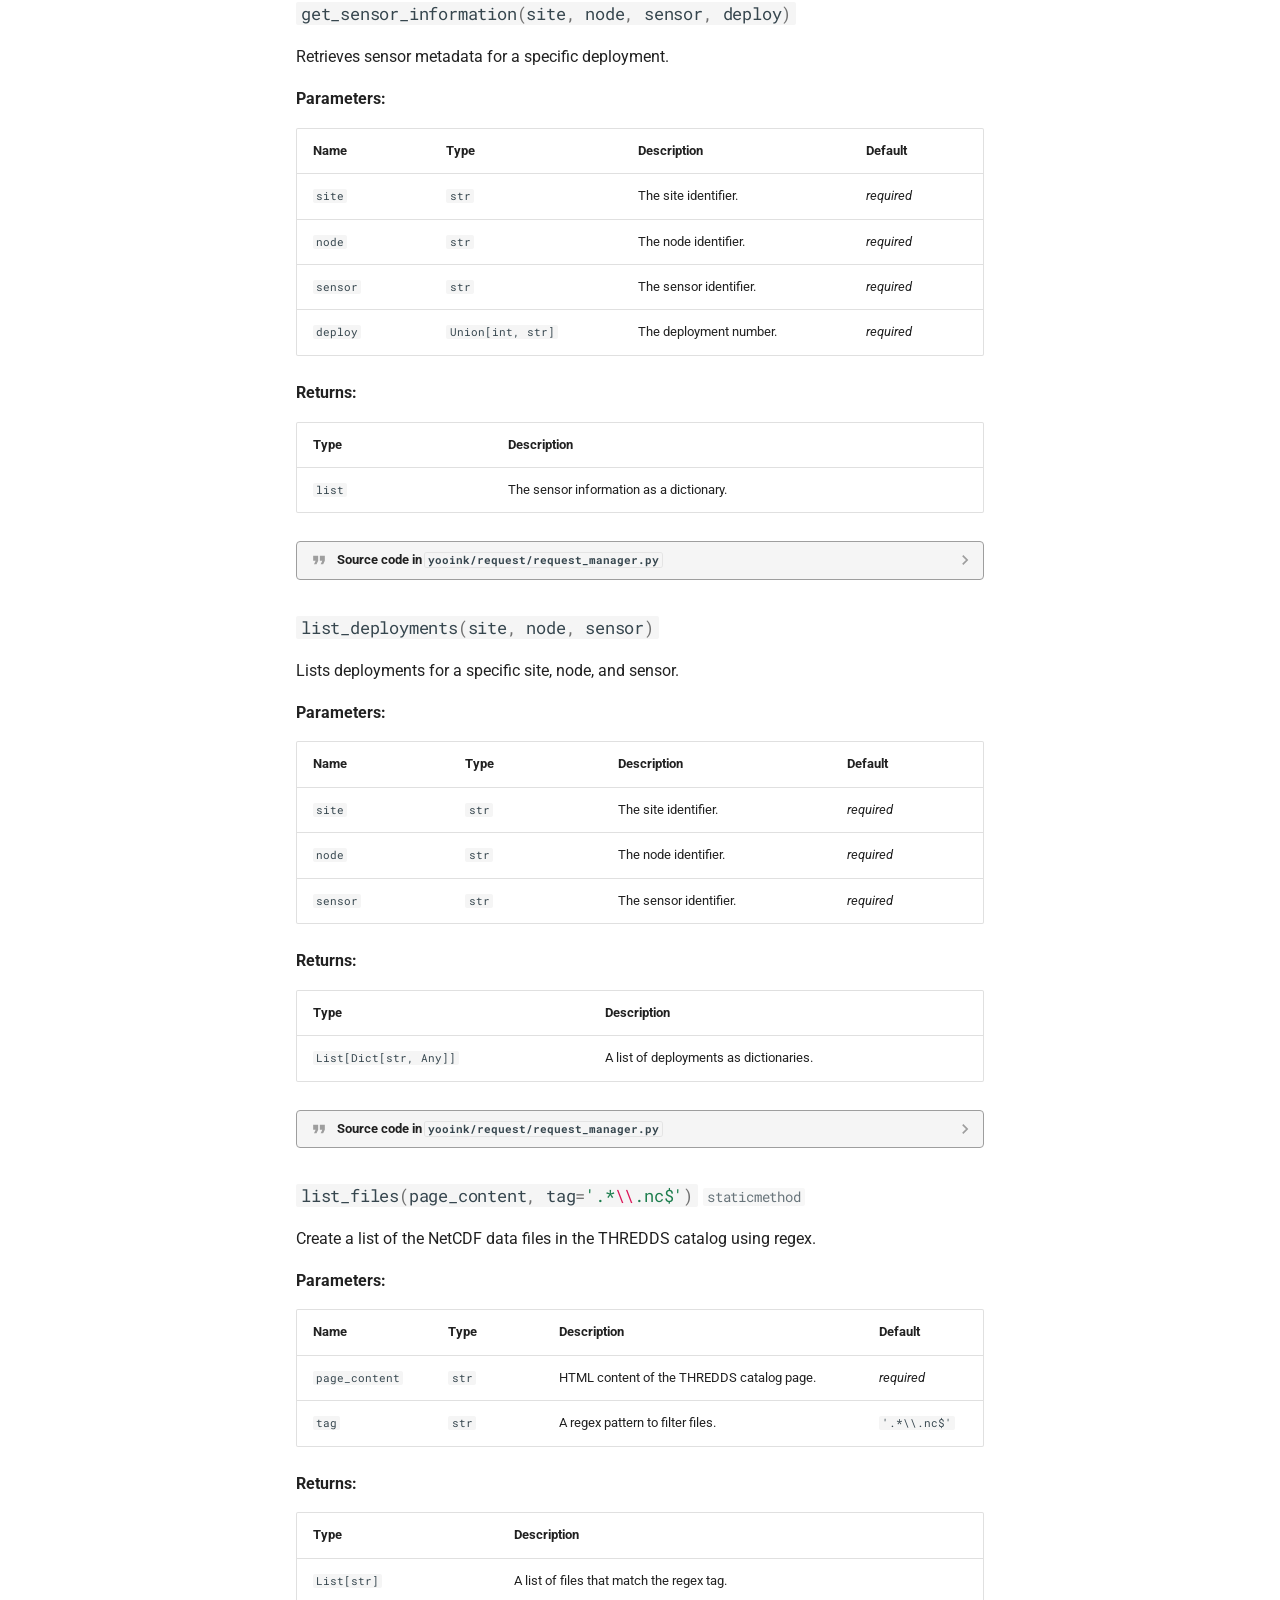
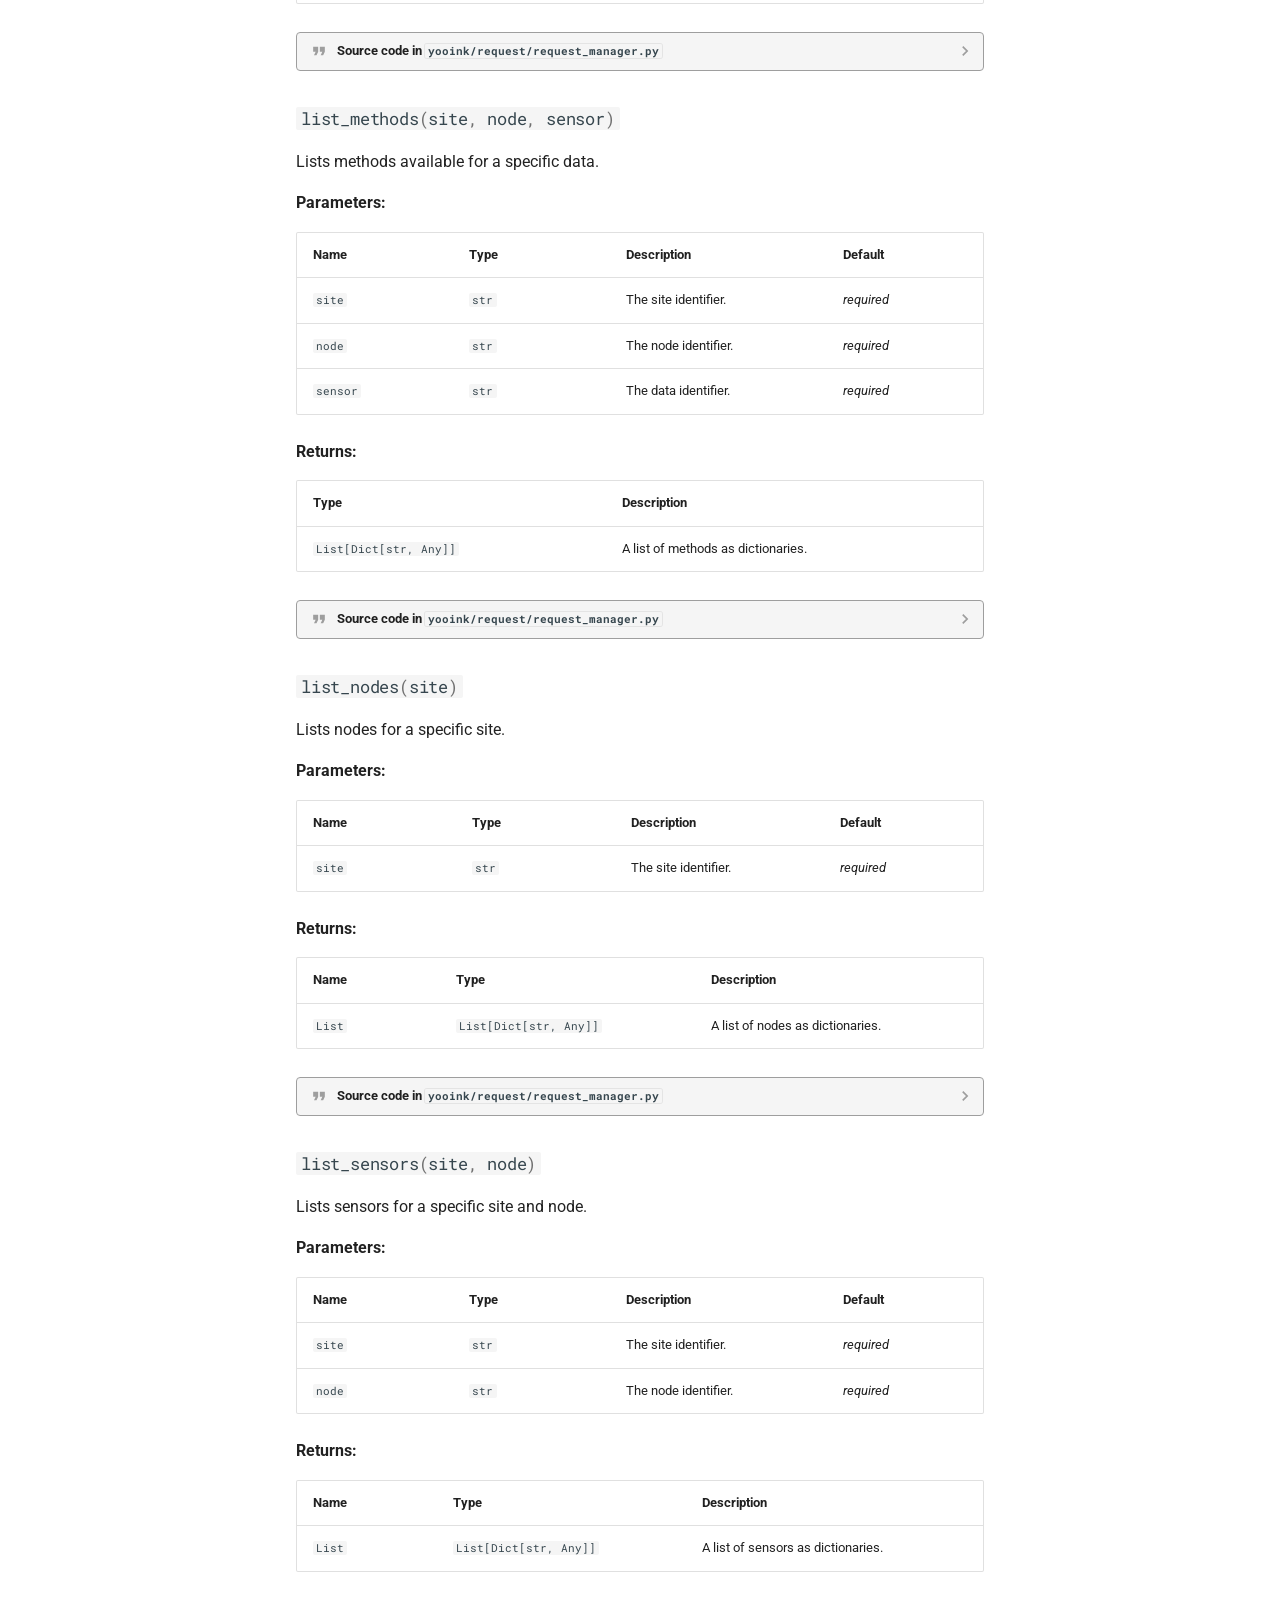
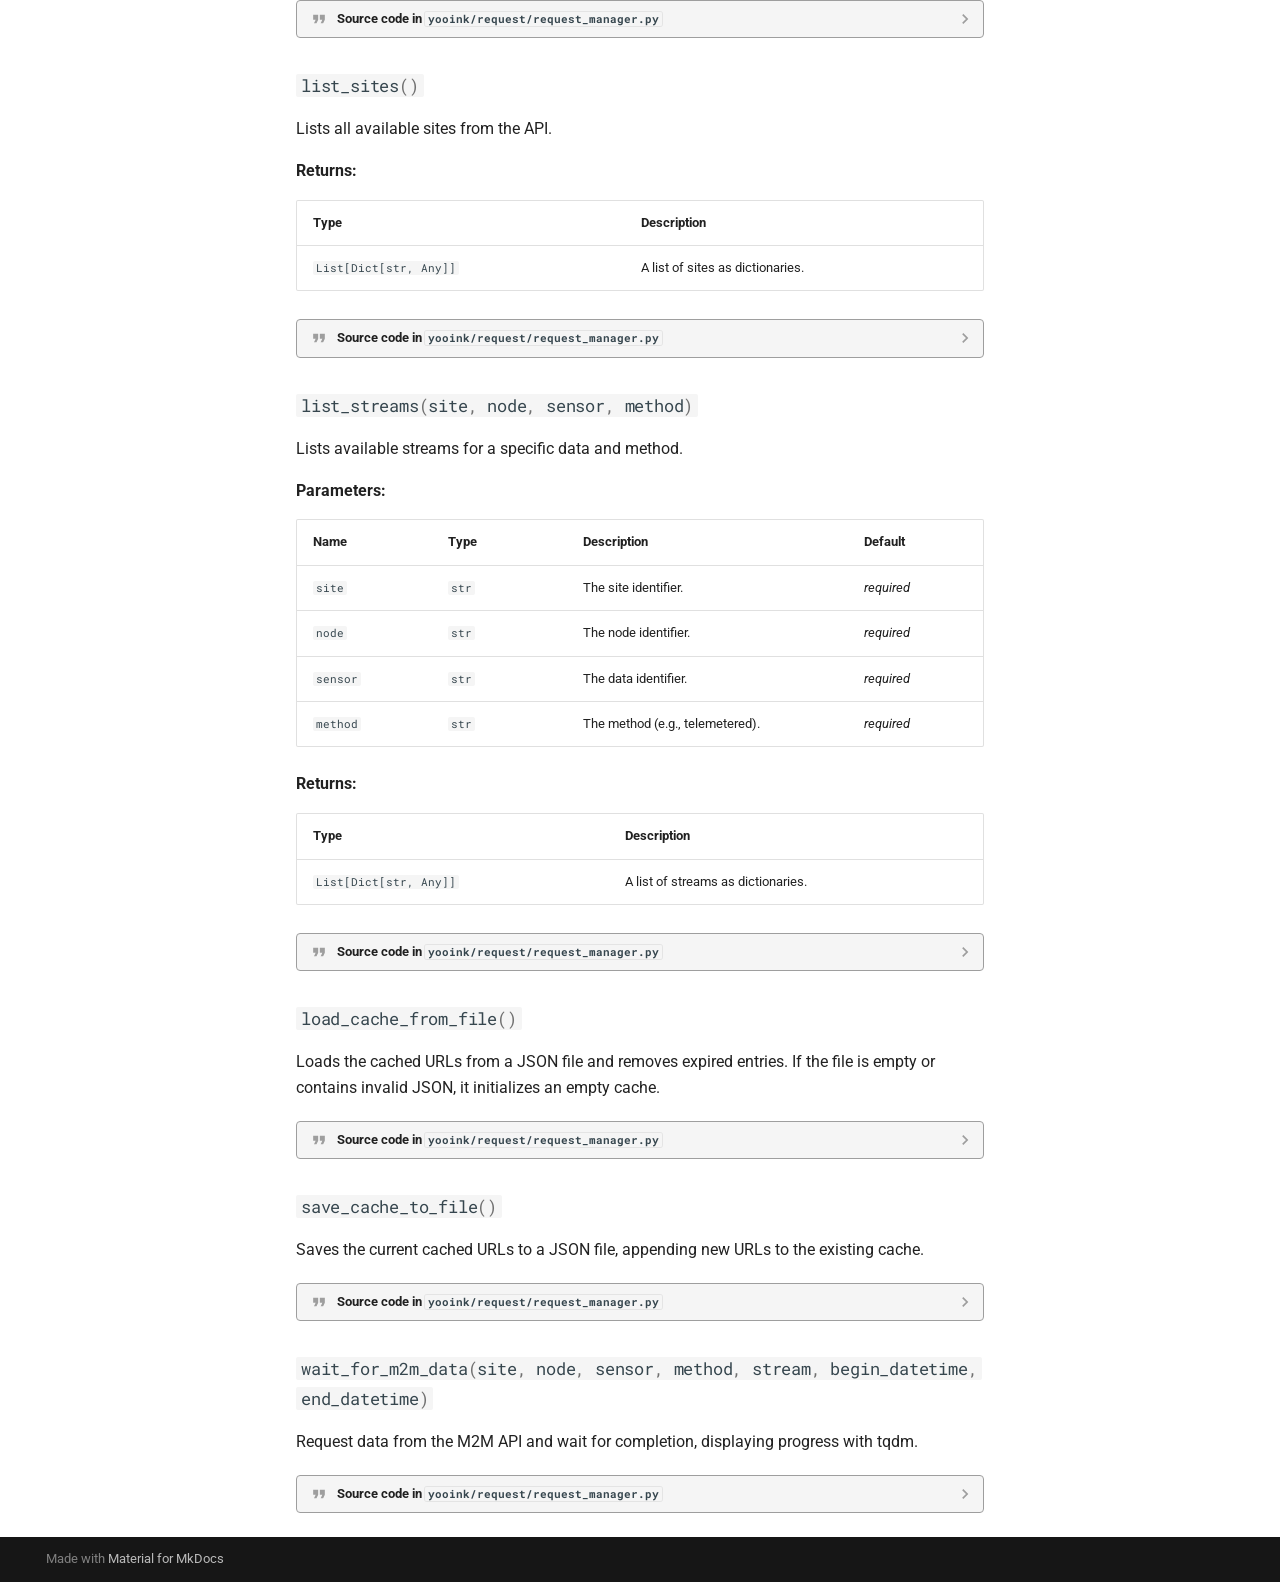
<file: api/request_manager/index.html>
<!doctype html>
<html lang="en" class="no-js">
  <head>
    
      <meta charset="utf-8">
      <meta name="viewport" content="width=device-width,initial-scale=1">
      
      
      
      
        <link rel="prev" href="../../about/">
      
      
        <link rel="next" href="../data_fetcher/">
      
      
      <link rel="icon" href="../../assets/logo.png">
      <meta name="generator" content="mkdocs-1.6.1, mkdocs-material-9.5.41">
    
    
      
        <title>Request Manager - yooink docs</title>
      
    
    
      <link rel="stylesheet" href="../../assets/stylesheets/main.0253249f.min.css">
      
        
        <link rel="stylesheet" href="../../assets/stylesheets/palette.06af60db.min.css">
      
      


    
    
      
    
    
      
        
        
        <link rel="preconnect" href="https://fonts.gstatic.com" crossorigin>
        <link rel="stylesheet" href="https://fonts.googleapis.com/css?family=Roboto:300,300i,400,400i,700,700i%7CRoboto+Mono:400,400i,700,700i&display=fallback">
        <style>:root{--md-text-font:"Roboto";--md-code-font:"Roboto Mono"}</style>
      
    
    
      <link rel="stylesheet" href="../../assets/_mkdocstrings.css">
    
      <link rel="stylesheet" href="../../assets/css/custom.css">
    
    <script>__md_scope=new URL("../..",location),__md_hash=e=>[...e].reduce(((e,_)=>(e<<5)-e+_.charCodeAt(0)),0),__md_get=(e,_=localStorage,t=__md_scope)=>JSON.parse(_.getItem(t.pathname+"."+e)),__md_set=(e,_,t=localStorage,a=__md_scope)=>{try{t.setItem(a.pathname+"."+e,JSON.stringify(_))}catch(e){}}</script>
    
      

    
    
    
  </head>
  
  
    
    
    
    
    
    <body dir="ltr" data-md-color-scheme="default" data-md-color-primary="black" data-md-color-accent="indigo">
  
    
    <input class="md-toggle" data-md-toggle="drawer" type="checkbox" id="__drawer" autocomplete="off">
    <input class="md-toggle" data-md-toggle="search" type="checkbox" id="__search" autocomplete="off">
    <label class="md-overlay" for="__drawer"></label>
    <div data-md-component="skip">
      
        
        <a href="#request-manager-module" class="md-skip">
          Skip to content
        </a>
      
    </div>
    <div data-md-component="announce">
      
    </div>
    
    
      

<header class="md-header" data-md-component="header">
  <nav class="md-header__inner md-grid" aria-label="Header">
    <a href="../.." title="yooink docs" class="md-header__button md-logo" aria-label="yooink docs" data-md-component="logo">
      
  <img src="../../assets/logo.png" alt="logo">

    </a>
    <label class="md-header__button md-icon" for="__drawer">
      
      <svg xmlns="http://www.w3.org/2000/svg" viewBox="0 0 24 24"><path d="M3 6h18v2H3zm0 5h18v2H3zm0 5h18v2H3z"/></svg>
    </label>
    <div class="md-header__title" data-md-component="header-title">
      <div class="md-header__ellipsis">
        <div class="md-header__topic">
          <span class="md-ellipsis">
            yooink docs
          </span>
        </div>
        <div class="md-header__topic" data-md-component="header-topic">
          <span class="md-ellipsis">
            
              Request Manager
            
          </span>
        </div>
      </div>
    </div>
    
      
    
    
    
    
      <label class="md-header__button md-icon" for="__search">
        
        <svg xmlns="http://www.w3.org/2000/svg" viewBox="0 0 24 24"><path d="M9.5 3A6.5 6.5 0 0 1 16 9.5c0 1.61-.59 3.09-1.56 4.23l.27.27h.79l5 5-1.5 1.5-5-5v-.79l-.27-.27A6.52 6.52 0 0 1 9.5 16 6.5 6.5 0 0 1 3 9.5 6.5 6.5 0 0 1 9.5 3m0 2C7 5 5 7 5 9.5S7 14 9.5 14 14 12 14 9.5 12 5 9.5 5"/></svg>
      </label>
      <div class="md-search" data-md-component="search" role="dialog">
  <label class="md-search__overlay" for="__search"></label>
  <div class="md-search__inner" role="search">
    <form class="md-search__form" name="search">
      <input type="text" class="md-search__input" name="query" aria-label="Search" placeholder="Search" autocapitalize="off" autocorrect="off" autocomplete="off" spellcheck="false" data-md-component="search-query" required>
      <label class="md-search__icon md-icon" for="__search">
        
        <svg xmlns="http://www.w3.org/2000/svg" viewBox="0 0 24 24"><path d="M9.5 3A6.5 6.5 0 0 1 16 9.5c0 1.61-.59 3.09-1.56 4.23l.27.27h.79l5 5-1.5 1.5-5-5v-.79l-.27-.27A6.52 6.52 0 0 1 9.5 16 6.5 6.5 0 0 1 3 9.5 6.5 6.5 0 0 1 9.5 3m0 2C7 5 5 7 5 9.5S7 14 9.5 14 14 12 14 9.5 12 5 9.5 5"/></svg>
        
        <svg xmlns="http://www.w3.org/2000/svg" viewBox="0 0 24 24"><path d="M20 11v2H8l5.5 5.5-1.42 1.42L4.16 12l7.92-7.92L13.5 5.5 8 11z"/></svg>
      </label>
      <nav class="md-search__options" aria-label="Search">
        
        <button type="reset" class="md-search__icon md-icon" title="Clear" aria-label="Clear" tabindex="-1">
          
          <svg xmlns="http://www.w3.org/2000/svg" viewBox="0 0 24 24"><path d="M19 6.41 17.59 5 12 10.59 6.41 5 5 6.41 10.59 12 5 17.59 6.41 19 12 13.41 17.59 19 19 17.59 13.41 12z"/></svg>
        </button>
      </nav>
      
    </form>
    <div class="md-search__output">
      <div class="md-search__scrollwrap" tabindex="0" data-md-scrollfix>
        <div class="md-search-result" data-md-component="search-result">
          <div class="md-search-result__meta">
            Initializing search
          </div>
          <ol class="md-search-result__list" role="presentation"></ol>
        </div>
      </div>
    </div>
  </div>
</div>
    
    
  </nav>
  
</header>
    
    <div class="md-container" data-md-component="container">
      
      
        
          
            
<nav class="md-tabs" aria-label="Tabs" data-md-component="tabs">
  <div class="md-grid">
    <ul class="md-tabs__list">
      
        
  
  
  
    <li class="md-tabs__item">
      <a href="../.." class="md-tabs__link">
        
  
    
  
  Home

      </a>
    </li>
  

      
        
  
  
  
    
    
      <li class="md-tabs__item">
        <a href="../../quick_start/" class="md-tabs__link">
          
  
  Quick start

        </a>
      </li>
    
  

      
        
  
  
  
    <li class="md-tabs__item">
      <a href="../../about/" class="md-tabs__link">
        
  
    
  
  About

      </a>
    </li>
  

      
        
  
  
    
  
  
    
    
      <li class="md-tabs__item md-tabs__item--active">
        <a href="./" class="md-tabs__link">
          
  
  API Reference

        </a>
      </li>
    
  

      
    </ul>
  </div>
</nav>
          
        
      
      <main class="md-main" data-md-component="main">
        <div class="md-main__inner md-grid">
          
            
              
              <div class="md-sidebar md-sidebar--primary" data-md-component="sidebar" data-md-type="navigation" >
                <div class="md-sidebar__scrollwrap">
                  <div class="md-sidebar__inner">
                    


  


<nav class="md-nav md-nav--primary md-nav--lifted" aria-label="Navigation" data-md-level="0">
  <label class="md-nav__title" for="__drawer">
    <a href="../.." title="yooink docs" class="md-nav__button md-logo" aria-label="yooink docs" data-md-component="logo">
      
  <img src="../../assets/logo.png" alt="logo">

    </a>
    yooink docs
  </label>
  
  <ul class="md-nav__list" data-md-scrollfix>
    
      
      
  
  
  
  
    <li class="md-nav__item">
      <a href="../.." class="md-nav__link">
        
  
  <span class="md-ellipsis">
    Home
  </span>
  

      </a>
    </li>
  

    
      
      
  
  
  
  
    
    
    
      
      
    
    
    <li class="md-nav__item md-nav__item--nested">
      
        
        
        <input class="md-nav__toggle md-toggle " type="checkbox" id="__nav_2" >
        
          
          <label class="md-nav__link" for="__nav_2" id="__nav_2_label" tabindex="0">
            
  
  <span class="md-ellipsis">
    Quick start
  </span>
  

            <span class="md-nav__icon md-icon"></span>
          </label>
        
        <nav class="md-nav" data-md-level="1" aria-labelledby="__nav_2_label" aria-expanded="false">
          <label class="md-nav__title" for="__nav_2">
            <span class="md-nav__icon md-icon"></span>
            Quick start
          </label>
          <ul class="md-nav__list" data-md-scrollfix>
            
              
                
  
  
  
  
    <li class="md-nav__item">
      <a href="../../quick_start/" class="md-nav__link">
        
  
  <span class="md-ellipsis">
    Introduction
  </span>
  

      </a>
    </li>
  

              
            
              
                
  
  
  
  
    <li class="md-nav__item">
      <a href="../../quick_start/api_setup/" class="md-nav__link">
        
  
  <span class="md-ellipsis">
    API Setup
  </span>
  

      </a>
    </li>
  

              
            
              
                
  
  
  
  
    <li class="md-nav__item">
      <a href="../../quick_start/data_overview/" class="md-nav__link">
        
  
  <span class="md-ellipsis">
    Data Overview
  </span>
  

      </a>
    </li>
  

              
            
              
                
  
  
  
  
    <li class="md-nav__item">
      <a href="../../quick_start/simple_data_query/" class="md-nav__link">
        
  
  <span class="md-ellipsis">
    Simple Data Query
  </span>
  

      </a>
    </li>
  

              
            
          </ul>
        </nav>
      
    </li>
  

    
      
      
  
  
  
  
    <li class="md-nav__item">
      <a href="../../about/" class="md-nav__link">
        
  
  <span class="md-ellipsis">
    About
  </span>
  

      </a>
    </li>
  

    
      
      
  
  
    
  
  
  
    
    
    
      
        
        
      
      
    
    
    <li class="md-nav__item md-nav__item--active md-nav__item--section md-nav__item--nested">
      
        
        
        <input class="md-nav__toggle md-toggle " type="checkbox" id="__nav_4" checked>
        
          
          <label class="md-nav__link" for="__nav_4" id="__nav_4_label" tabindex="">
            
  
  <span class="md-ellipsis">
    API Reference
  </span>
  

            <span class="md-nav__icon md-icon"></span>
          </label>
        
        <nav class="md-nav" data-md-level="1" aria-labelledby="__nav_4_label" aria-expanded="true">
          <label class="md-nav__title" for="__nav_4">
            <span class="md-nav__icon md-icon"></span>
            API Reference
          </label>
          <ul class="md-nav__list" data-md-scrollfix>
            
              
                
  
  
    
  
  
  
    <li class="md-nav__item md-nav__item--active">
      
      <input class="md-nav__toggle md-toggle" type="checkbox" id="__toc">
      
      
        
      
      
        <label class="md-nav__link md-nav__link--active" for="__toc">
          
  
  <span class="md-ellipsis">
    Request Manager
  </span>
  

          <span class="md-nav__icon md-icon"></span>
        </label>
      
      <a href="./" class="md-nav__link md-nav__link--active">
        
  
  <span class="md-ellipsis">
    Request Manager
  </span>
  

      </a>
      
        

<nav class="md-nav md-nav--secondary" aria-label="Table of contents">
  
  
  
    
  
  
    <label class="md-nav__title" for="__toc">
      <span class="md-nav__icon md-icon"></span>
      Table of contents
    </label>
    <ul class="md-nav__list" data-md-component="toc" data-md-scrollfix>
      
        <li class="md-nav__item">
  <a href="#yooink.request.request_manager" class="md-nav__link">
    <span class="md-ellipsis">
      request_manager
    </span>
  </a>
  
</li>
      
        <li class="md-nav__item">
  <a href="#yooink.request.request_manager.RequestManager" class="md-nav__link">
    <span class="md-ellipsis">
      RequestManager
    </span>
  </a>
  
    <nav class="md-nav" aria-label="RequestManager">
      <ul class="md-nav__list">
        
          <li class="md-nav__item">
  <a href="#yooink.request.request_manager.RequestManager.__init__" class="md-nav__link">
    <span class="md-ellipsis">
      __init__
    </span>
  </a>
  
</li>
        
          <li class="md-nav__item">
  <a href="#yooink.request.request_manager.RequestManager.fetch_data" class="md-nav__link">
    <span class="md-ellipsis">
      fetch_data
    </span>
  </a>
  
</li>
        
          <li class="md-nav__item">
  <a href="#yooink.request.request_manager.RequestManager.get_deployment_dates" class="md-nav__link">
    <span class="md-ellipsis">
      get_deployment_dates
    </span>
  </a>
  
</li>
        
          <li class="md-nav__item">
  <a href="#yooink.request.request_manager.RequestManager.get_filtered_files" class="md-nav__link">
    <span class="md-ellipsis">
      get_filtered_files
    </span>
  </a>
  
</li>
        
          <li class="md-nav__item">
  <a href="#yooink.request.request_manager.RequestManager.get_metadata" class="md-nav__link">
    <span class="md-ellipsis">
      get_metadata
    </span>
  </a>
  
</li>
        
          <li class="md-nav__item">
  <a href="#yooink.request.request_manager.RequestManager.get_sensor_history" class="md-nav__link">
    <span class="md-ellipsis">
      get_sensor_history
    </span>
  </a>
  
</li>
        
          <li class="md-nav__item">
  <a href="#yooink.request.request_manager.RequestManager.get_sensor_information" class="md-nav__link">
    <span class="md-ellipsis">
      get_sensor_information
    </span>
  </a>
  
</li>
        
          <li class="md-nav__item">
  <a href="#yooink.request.request_manager.RequestManager.list_deployments" class="md-nav__link">
    <span class="md-ellipsis">
      list_deployments
    </span>
  </a>
  
</li>
        
          <li class="md-nav__item">
  <a href="#yooink.request.request_manager.RequestManager.list_files" class="md-nav__link">
    <span class="md-ellipsis">
      list_files
    </span>
  </a>
  
</li>
        
          <li class="md-nav__item">
  <a href="#yooink.request.request_manager.RequestManager.list_methods" class="md-nav__link">
    <span class="md-ellipsis">
      list_methods
    </span>
  </a>
  
</li>
        
          <li class="md-nav__item">
  <a href="#yooink.request.request_manager.RequestManager.list_nodes" class="md-nav__link">
    <span class="md-ellipsis">
      list_nodes
    </span>
  </a>
  
</li>
        
          <li class="md-nav__item">
  <a href="#yooink.request.request_manager.RequestManager.list_sensors" class="md-nav__link">
    <span class="md-ellipsis">
      list_sensors
    </span>
  </a>
  
</li>
        
          <li class="md-nav__item">
  <a href="#yooink.request.request_manager.RequestManager.list_sites" class="md-nav__link">
    <span class="md-ellipsis">
      list_sites
    </span>
  </a>
  
</li>
        
          <li class="md-nav__item">
  <a href="#yooink.request.request_manager.RequestManager.list_streams" class="md-nav__link">
    <span class="md-ellipsis">
      list_streams
    </span>
  </a>
  
</li>
        
          <li class="md-nav__item">
  <a href="#yooink.request.request_manager.RequestManager.load_cache_from_file" class="md-nav__link">
    <span class="md-ellipsis">
      load_cache_from_file
    </span>
  </a>
  
</li>
        
          <li class="md-nav__item">
  <a href="#yooink.request.request_manager.RequestManager.save_cache_to_file" class="md-nav__link">
    <span class="md-ellipsis">
      save_cache_to_file
    </span>
  </a>
  
</li>
        
          <li class="md-nav__item">
  <a href="#yooink.request.request_manager.RequestManager.wait_for_m2m_data" class="md-nav__link">
    <span class="md-ellipsis">
      wait_for_m2m_data
    </span>
  </a>
  
</li>
        
      </ul>
    </nav>
  
</li>
      
    </ul>
  
</nav>
      
    </li>
  

              
            
              
                
  
  
  
  
    <li class="md-nav__item">
      <a href="../data_fetcher/" class="md-nav__link">
        
  
  <span class="md-ellipsis">
    Data Fetcher
  </span>
  

      </a>
    </li>
  

              
            
              
                
  
  
  
  
    <li class="md-nav__item">
      <a href="../data_manager/" class="md-nav__link">
        
  
  <span class="md-ellipsis">
    Data Manager
  </span>
  

      </a>
    </li>
  

              
            
              
                
  
  
  
  
    <li class="md-nav__item">
      <a href="../api/" class="md-nav__link">
        
  
  <span class="md-ellipsis">
    API handler
  </span>
  

      </a>
    </li>
  

              
            
          </ul>
        </nav>
      
    </li>
  

    
  </ul>
</nav>
                  </div>
                </div>
              </div>
            
            
              
              <div class="md-sidebar md-sidebar--secondary" data-md-component="sidebar" data-md-type="toc" >
                <div class="md-sidebar__scrollwrap">
                  <div class="md-sidebar__inner">
                    

<nav class="md-nav md-nav--secondary" aria-label="Table of contents">
  
  
  
    
  
  
    <label class="md-nav__title" for="__toc">
      <span class="md-nav__icon md-icon"></span>
      Table of contents
    </label>
    <ul class="md-nav__list" data-md-component="toc" data-md-scrollfix>
      
        <li class="md-nav__item">
  <a href="#yooink.request.request_manager" class="md-nav__link">
    <span class="md-ellipsis">
      request_manager
    </span>
  </a>
  
</li>
      
        <li class="md-nav__item">
  <a href="#yooink.request.request_manager.RequestManager" class="md-nav__link">
    <span class="md-ellipsis">
      RequestManager
    </span>
  </a>
  
    <nav class="md-nav" aria-label="RequestManager">
      <ul class="md-nav__list">
        
          <li class="md-nav__item">
  <a href="#yooink.request.request_manager.RequestManager.__init__" class="md-nav__link">
    <span class="md-ellipsis">
      __init__
    </span>
  </a>
  
</li>
        
          <li class="md-nav__item">
  <a href="#yooink.request.request_manager.RequestManager.fetch_data" class="md-nav__link">
    <span class="md-ellipsis">
      fetch_data
    </span>
  </a>
  
</li>
        
          <li class="md-nav__item">
  <a href="#yooink.request.request_manager.RequestManager.get_deployment_dates" class="md-nav__link">
    <span class="md-ellipsis">
      get_deployment_dates
    </span>
  </a>
  
</li>
        
          <li class="md-nav__item">
  <a href="#yooink.request.request_manager.RequestManager.get_filtered_files" class="md-nav__link">
    <span class="md-ellipsis">
      get_filtered_files
    </span>
  </a>
  
</li>
        
          <li class="md-nav__item">
  <a href="#yooink.request.request_manager.RequestManager.get_metadata" class="md-nav__link">
    <span class="md-ellipsis">
      get_metadata
    </span>
  </a>
  
</li>
        
          <li class="md-nav__item">
  <a href="#yooink.request.request_manager.RequestManager.get_sensor_history" class="md-nav__link">
    <span class="md-ellipsis">
      get_sensor_history
    </span>
  </a>
  
</li>
        
          <li class="md-nav__item">
  <a href="#yooink.request.request_manager.RequestManager.get_sensor_information" class="md-nav__link">
    <span class="md-ellipsis">
      get_sensor_information
    </span>
  </a>
  
</li>
        
          <li class="md-nav__item">
  <a href="#yooink.request.request_manager.RequestManager.list_deployments" class="md-nav__link">
    <span class="md-ellipsis">
      list_deployments
    </span>
  </a>
  
</li>
        
          <li class="md-nav__item">
  <a href="#yooink.request.request_manager.RequestManager.list_files" class="md-nav__link">
    <span class="md-ellipsis">
      list_files
    </span>
  </a>
  
</li>
        
          <li class="md-nav__item">
  <a href="#yooink.request.request_manager.RequestManager.list_methods" class="md-nav__link">
    <span class="md-ellipsis">
      list_methods
    </span>
  </a>
  
</li>
        
          <li class="md-nav__item">
  <a href="#yooink.request.request_manager.RequestManager.list_nodes" class="md-nav__link">
    <span class="md-ellipsis">
      list_nodes
    </span>
  </a>
  
</li>
        
          <li class="md-nav__item">
  <a href="#yooink.request.request_manager.RequestManager.list_sensors" class="md-nav__link">
    <span class="md-ellipsis">
      list_sensors
    </span>
  </a>
  
</li>
        
          <li class="md-nav__item">
  <a href="#yooink.request.request_manager.RequestManager.list_sites" class="md-nav__link">
    <span class="md-ellipsis">
      list_sites
    </span>
  </a>
  
</li>
        
          <li class="md-nav__item">
  <a href="#yooink.request.request_manager.RequestManager.list_streams" class="md-nav__link">
    <span class="md-ellipsis">
      list_streams
    </span>
  </a>
  
</li>
        
          <li class="md-nav__item">
  <a href="#yooink.request.request_manager.RequestManager.load_cache_from_file" class="md-nav__link">
    <span class="md-ellipsis">
      load_cache_from_file
    </span>
  </a>
  
</li>
        
          <li class="md-nav__item">
  <a href="#yooink.request.request_manager.RequestManager.save_cache_to_file" class="md-nav__link">
    <span class="md-ellipsis">
      save_cache_to_file
    </span>
  </a>
  
</li>
        
          <li class="md-nav__item">
  <a href="#yooink.request.request_manager.RequestManager.wait_for_m2m_data" class="md-nav__link">
    <span class="md-ellipsis">
      wait_for_m2m_data
    </span>
  </a>
  
</li>
        
      </ul>
    </nav>
  
</li>
      
    </ul>
  
</nav>
                  </div>
                </div>
              </div>
            
          
          
            <div class="md-content" data-md-component="content">
              <article class="md-content__inner md-typeset">
                
                  


<h1 id="request-manager-module">Request Manager Module</h1>


<div class="doc doc-object doc-module">



<a id="yooink.request.request_manager"></a>
    <div class="doc doc-contents first">








  <div class="doc doc-children">








<div class="doc doc-object doc-class">



<h2 id="yooink.request.request_manager.RequestManager" class="doc doc-heading">
            <code>RequestManager</code>


</h2>


    <div class="doc doc-contents ">







              <details class="quote">
                <summary>Source code in <code>yooink/request/request_manager.py</code></summary>
                <div class="highlight"><table class="highlighttable"><tr><td class="linenos"><div class="linenodiv"><pre><span></span><span class="normal"> 24</span>
<span class="normal"> 25</span>
<span class="normal"> 26</span>
<span class="normal"> 27</span>
<span class="normal"> 28</span>
<span class="normal"> 29</span>
<span class="normal"> 30</span>
<span class="normal"> 31</span>
<span class="normal"> 32</span>
<span class="normal"> 33</span>
<span class="normal"> 34</span>
<span class="normal"> 35</span>
<span class="normal"> 36</span>
<span class="normal"> 37</span>
<span class="normal"> 38</span>
<span class="normal"> 39</span>
<span class="normal"> 40</span>
<span class="normal"> 41</span>
<span class="normal"> 42</span>
<span class="normal"> 43</span>
<span class="normal"> 44</span>
<span class="normal"> 45</span>
<span class="normal"> 46</span>
<span class="normal"> 47</span>
<span class="normal"> 48</span>
<span class="normal"> 49</span>
<span class="normal"> 50</span>
<span class="normal"> 51</span>
<span class="normal"> 52</span>
<span class="normal"> 53</span>
<span class="normal"> 54</span>
<span class="normal"> 55</span>
<span class="normal"> 56</span>
<span class="normal"> 57</span>
<span class="normal"> 58</span>
<span class="normal"> 59</span>
<span class="normal"> 60</span>
<span class="normal"> 61</span>
<span class="normal"> 62</span>
<span class="normal"> 63</span>
<span class="normal"> 64</span>
<span class="normal"> 65</span>
<span class="normal"> 66</span>
<span class="normal"> 67</span>
<span class="normal"> 68</span>
<span class="normal"> 69</span>
<span class="normal"> 70</span>
<span class="normal"> 71</span>
<span class="normal"> 72</span>
<span class="normal"> 73</span>
<span class="normal"> 74</span>
<span class="normal"> 75</span>
<span class="normal"> 76</span>
<span class="normal"> 77</span>
<span class="normal"> 78</span>
<span class="normal"> 79</span>
<span class="normal"> 80</span>
<span class="normal"> 81</span>
<span class="normal"> 82</span>
<span class="normal"> 83</span>
<span class="normal"> 84</span>
<span class="normal"> 85</span>
<span class="normal"> 86</span>
<span class="normal"> 87</span>
<span class="normal"> 88</span>
<span class="normal"> 89</span>
<span class="normal"> 90</span>
<span class="normal"> 91</span>
<span class="normal"> 92</span>
<span class="normal"> 93</span>
<span class="normal"> 94</span>
<span class="normal"> 95</span>
<span class="normal"> 96</span>
<span class="normal"> 97</span>
<span class="normal"> 98</span>
<span class="normal"> 99</span>
<span class="normal">100</span>
<span class="normal">101</span>
<span class="normal">102</span>
<span class="normal">103</span>
<span class="normal">104</span>
<span class="normal">105</span>
<span class="normal">106</span>
<span class="normal">107</span>
<span class="normal">108</span>
<span class="normal">109</span>
<span class="normal">110</span>
<span class="normal">111</span>
<span class="normal">112</span>
<span class="normal">113</span>
<span class="normal">114</span>
<span class="normal">115</span>
<span class="normal">116</span>
<span class="normal">117</span>
<span class="normal">118</span>
<span class="normal">119</span>
<span class="normal">120</span>
<span class="normal">121</span>
<span class="normal">122</span>
<span class="normal">123</span>
<span class="normal">124</span>
<span class="normal">125</span>
<span class="normal">126</span>
<span class="normal">127</span>
<span class="normal">128</span>
<span class="normal">129</span>
<span class="normal">130</span>
<span class="normal">131</span>
<span class="normal">132</span>
<span class="normal">133</span>
<span class="normal">134</span>
<span class="normal">135</span>
<span class="normal">136</span>
<span class="normal">137</span>
<span class="normal">138</span>
<span class="normal">139</span>
<span class="normal">140</span>
<span class="normal">141</span>
<span class="normal">142</span>
<span class="normal">143</span>
<span class="normal">144</span>
<span class="normal">145</span>
<span class="normal">146</span>
<span class="normal">147</span>
<span class="normal">148</span>
<span class="normal">149</span>
<span class="normal">150</span>
<span class="normal">151</span>
<span class="normal">152</span>
<span class="normal">153</span>
<span class="normal">154</span>
<span class="normal">155</span>
<span class="normal">156</span>
<span class="normal">157</span>
<span class="normal">158</span>
<span class="normal">159</span>
<span class="normal">160</span>
<span class="normal">161</span>
<span class="normal">162</span>
<span class="normal">163</span>
<span class="normal">164</span>
<span class="normal">165</span>
<span class="normal">166</span>
<span class="normal">167</span>
<span class="normal">168</span>
<span class="normal">169</span>
<span class="normal">170</span>
<span class="normal">171</span>
<span class="normal">172</span>
<span class="normal">173</span>
<span class="normal">174</span>
<span class="normal">175</span>
<span class="normal">176</span>
<span class="normal">177</span>
<span class="normal">178</span>
<span class="normal">179</span>
<span class="normal">180</span>
<span class="normal">181</span>
<span class="normal">182</span>
<span class="normal">183</span>
<span class="normal">184</span>
<span class="normal">185</span>
<span class="normal">186</span>
<span class="normal">187</span>
<span class="normal">188</span>
<span class="normal">189</span>
<span class="normal">190</span>
<span class="normal">191</span>
<span class="normal">192</span>
<span class="normal">193</span>
<span class="normal">194</span>
<span class="normal">195</span>
<span class="normal">196</span>
<span class="normal">197</span>
<span class="normal">198</span>
<span class="normal">199</span>
<span class="normal">200</span>
<span class="normal">201</span>
<span class="normal">202</span>
<span class="normal">203</span>
<span class="normal">204</span>
<span class="normal">205</span>
<span class="normal">206</span>
<span class="normal">207</span>
<span class="normal">208</span>
<span class="normal">209</span>
<span class="normal">210</span>
<span class="normal">211</span>
<span class="normal">212</span>
<span class="normal">213</span>
<span class="normal">214</span>
<span class="normal">215</span>
<span class="normal">216</span>
<span class="normal">217</span>
<span class="normal">218</span>
<span class="normal">219</span>
<span class="normal">220</span>
<span class="normal">221</span>
<span class="normal">222</span>
<span class="normal">223</span>
<span class="normal">224</span>
<span class="normal">225</span>
<span class="normal">226</span>
<span class="normal">227</span>
<span class="normal">228</span>
<span class="normal">229</span>
<span class="normal">230</span>
<span class="normal">231</span>
<span class="normal">232</span>
<span class="normal">233</span>
<span class="normal">234</span>
<span class="normal">235</span>
<span class="normal">236</span>
<span class="normal">237</span>
<span class="normal">238</span>
<span class="normal">239</span>
<span class="normal">240</span>
<span class="normal">241</span>
<span class="normal">242</span>
<span class="normal">243</span>
<span class="normal">244</span>
<span class="normal">245</span>
<span class="normal">246</span>
<span class="normal">247</span>
<span class="normal">248</span>
<span class="normal">249</span>
<span class="normal">250</span>
<span class="normal">251</span>
<span class="normal">252</span>
<span class="normal">253</span>
<span class="normal">254</span>
<span class="normal">255</span>
<span class="normal">256</span>
<span class="normal">257</span>
<span class="normal">258</span>
<span class="normal">259</span>
<span class="normal">260</span>
<span class="normal">261</span>
<span class="normal">262</span>
<span class="normal">263</span>
<span class="normal">264</span>
<span class="normal">265</span>
<span class="normal">266</span>
<span class="normal">267</span>
<span class="normal">268</span>
<span class="normal">269</span>
<span class="normal">270</span>
<span class="normal">271</span>
<span class="normal">272</span>
<span class="normal">273</span>
<span class="normal">274</span>
<span class="normal">275</span>
<span class="normal">276</span>
<span class="normal">277</span>
<span class="normal">278</span>
<span class="normal">279</span>
<span class="normal">280</span>
<span class="normal">281</span>
<span class="normal">282</span>
<span class="normal">283</span>
<span class="normal">284</span>
<span class="normal">285</span>
<span class="normal">286</span>
<span class="normal">287</span>
<span class="normal">288</span>
<span class="normal">289</span>
<span class="normal">290</span>
<span class="normal">291</span>
<span class="normal">292</span>
<span class="normal">293</span>
<span class="normal">294</span>
<span class="normal">295</span>
<span class="normal">296</span>
<span class="normal">297</span>
<span class="normal">298</span>
<span class="normal">299</span>
<span class="normal">300</span>
<span class="normal">301</span>
<span class="normal">302</span>
<span class="normal">303</span>
<span class="normal">304</span>
<span class="normal">305</span>
<span class="normal">306</span>
<span class="normal">307</span>
<span class="normal">308</span>
<span class="normal">309</span>
<span class="normal">310</span>
<span class="normal">311</span>
<span class="normal">312</span>
<span class="normal">313</span>
<span class="normal">314</span>
<span class="normal">315</span>
<span class="normal">316</span>
<span class="normal">317</span>
<span class="normal">318</span>
<span class="normal">319</span>
<span class="normal">320</span>
<span class="normal">321</span>
<span class="normal">322</span>
<span class="normal">323</span>
<span class="normal">324</span>
<span class="normal">325</span>
<span class="normal">326</span>
<span class="normal">327</span>
<span class="normal">328</span>
<span class="normal">329</span>
<span class="normal">330</span>
<span class="normal">331</span>
<span class="normal">332</span>
<span class="normal">333</span>
<span class="normal">334</span>
<span class="normal">335</span>
<span class="normal">336</span>
<span class="normal">337</span>
<span class="normal">338</span>
<span class="normal">339</span>
<span class="normal">340</span>
<span class="normal">341</span>
<span class="normal">342</span>
<span class="normal">343</span>
<span class="normal">344</span>
<span class="normal">345</span>
<span class="normal">346</span>
<span class="normal">347</span>
<span class="normal">348</span>
<span class="normal">349</span>
<span class="normal">350</span>
<span class="normal">351</span>
<span class="normal">352</span>
<span class="normal">353</span>
<span class="normal">354</span>
<span class="normal">355</span>
<span class="normal">356</span>
<span class="normal">357</span>
<span class="normal">358</span>
<span class="normal">359</span>
<span class="normal">360</span>
<span class="normal">361</span>
<span class="normal">362</span>
<span class="normal">363</span>
<span class="normal">364</span>
<span class="normal">365</span>
<span class="normal">366</span>
<span class="normal">367</span>
<span class="normal">368</span>
<span class="normal">369</span>
<span class="normal">370</span>
<span class="normal">371</span>
<span class="normal">372</span>
<span class="normal">373</span>
<span class="normal">374</span>
<span class="normal">375</span>
<span class="normal">376</span>
<span class="normal">377</span>
<span class="normal">378</span>
<span class="normal">379</span>
<span class="normal">380</span>
<span class="normal">381</span>
<span class="normal">382</span>
<span class="normal">383</span>
<span class="normal">384</span>
<span class="normal">385</span>
<span class="normal">386</span>
<span class="normal">387</span>
<span class="normal">388</span>
<span class="normal">389</span>
<span class="normal">390</span>
<span class="normal">391</span>
<span class="normal">392</span>
<span class="normal">393</span>
<span class="normal">394</span>
<span class="normal">395</span>
<span class="normal">396</span>
<span class="normal">397</span>
<span class="normal">398</span>
<span class="normal">399</span>
<span class="normal">400</span>
<span class="normal">401</span>
<span class="normal">402</span>
<span class="normal">403</span>
<span class="normal">404</span>
<span class="normal">405</span>
<span class="normal">406</span>
<span class="normal">407</span>
<span class="normal">408</span>
<span class="normal">409</span>
<span class="normal">410</span>
<span class="normal">411</span>
<span class="normal">412</span>
<span class="normal">413</span>
<span class="normal">414</span>
<span class="normal">415</span>
<span class="normal">416</span>
<span class="normal">417</span>
<span class="normal">418</span>
<span class="normal">419</span>
<span class="normal">420</span>
<span class="normal">421</span>
<span class="normal">422</span>
<span class="normal">423</span>
<span class="normal">424</span>
<span class="normal">425</span>
<span class="normal">426</span>
<span class="normal">427</span>
<span class="normal">428</span>
<span class="normal">429</span>
<span class="normal">430</span>
<span class="normal">431</span>
<span class="normal">432</span>
<span class="normal">433</span>
<span class="normal">434</span>
<span class="normal">435</span>
<span class="normal">436</span>
<span class="normal">437</span>
<span class="normal">438</span>
<span class="normal">439</span>
<span class="normal">440</span>
<span class="normal">441</span>
<span class="normal">442</span>
<span class="normal">443</span>
<span class="normal">444</span>
<span class="normal">445</span>
<span class="normal">446</span>
<span class="normal">447</span>
<span class="normal">448</span>
<span class="normal">449</span>
<span class="normal">450</span>
<span class="normal">451</span>
<span class="normal">452</span>
<span class="normal">453</span>
<span class="normal">454</span>
<span class="normal">455</span>
<span class="normal">456</span>
<span class="normal">457</span>
<span class="normal">458</span>
<span class="normal">459</span>
<span class="normal">460</span>
<span class="normal">461</span>
<span class="normal">462</span>
<span class="normal">463</span>
<span class="normal">464</span>
<span class="normal">465</span>
<span class="normal">466</span>
<span class="normal">467</span></pre></div></td><td class="code"><div><pre><span></span><code><span class="k">class</span> <span class="nc">RequestManager</span><span class="p">:</span>
    <span class="n">CACHE_FILE</span> <span class="o">=</span> <span class="s2">&quot;url_cache.json&quot;</span>

    <span class="k">def</span> <span class="fm">__init__</span><span class="p">(</span>
            <span class="bp">self</span><span class="p">,</span>
            <span class="n">api_client</span><span class="p">:</span> <span class="n">APIClient</span><span class="p">,</span>
            <span class="n">use_file_cache</span><span class="p">:</span> <span class="nb">bool</span> <span class="o">=</span> <span class="kc">True</span><span class="p">,</span>
            <span class="n">cache_expiry</span><span class="p">:</span> <span class="nb">int</span> <span class="o">=</span> <span class="mi">14</span>
    <span class="p">)</span> <span class="o">-&gt;</span> <span class="kc">None</span><span class="p">:</span>
<span class="w">        </span><span class="sd">&quot;&quot;&quot;</span>
<span class="sd">        Initializes the RequestManager with an instance of APIClient and cache</span>
<span class="sd">        options.</span>

<span class="sd">        Args:</span>
<span class="sd">            api_client: An instance of the APIClient class.</span>
<span class="sd">            use_file_cache: Whether to enable file-based caching (default</span>
<span class="sd">                False).</span>
<span class="sd">            cache_expiry: The number of days before cache entries expire</span>
<span class="sd">                (default 14 days).</span>
<span class="sd">        &quot;&quot;&quot;</span>
        <span class="bp">self</span><span class="o">.</span><span class="n">api_client</span> <span class="o">=</span> <span class="n">api_client</span>
        <span class="bp">self</span><span class="o">.</span><span class="n">data_manager</span> <span class="o">=</span> <span class="n">DataManager</span><span class="p">()</span>
        <span class="bp">self</span><span class="o">.</span><span class="n">cached_urls</span> <span class="o">=</span> <span class="p">{}</span>
        <span class="bp">self</span><span class="o">.</span><span class="n">use_file_cache</span> <span class="o">=</span> <span class="n">use_file_cache</span>
        <span class="bp">self</span><span class="o">.</span><span class="n">cache_expiry</span> <span class="o">=</span> <span class="n">cache_expiry</span>

        <span class="c1"># Load cache from file if enabled</span>
        <span class="k">if</span> <span class="bp">self</span><span class="o">.</span><span class="n">use_file_cache</span><span class="p">:</span>
            <span class="bp">self</span><span class="o">.</span><span class="n">load_cache_from_file</span><span class="p">()</span>

    <span class="k">def</span> <span class="nf">load_cache_from_file</span><span class="p">(</span><span class="bp">self</span><span class="p">)</span> <span class="o">-&gt;</span> <span class="kc">None</span><span class="p">:</span>
<span class="w">        </span><span class="sd">&quot;&quot;&quot;</span>
<span class="sd">        Loads the cached URLs from a JSON file and removes expired entries.</span>
<span class="sd">        If the file is empty or contains invalid JSON, it initializes an empty</span>
<span class="sd">        cache.</span>
<span class="sd">        &quot;&quot;&quot;</span>
        <span class="k">if</span> <span class="ow">not</span> <span class="n">os</span><span class="o">.</span><span class="n">path</span><span class="o">.</span><span class="n">exists</span><span class="p">(</span><span class="bp">self</span><span class="o">.</span><span class="n">CACHE_FILE</span><span class="p">):</span>
            <span class="k">return</span>

        <span class="k">try</span><span class="p">:</span>
            <span class="k">with</span> <span class="nb">open</span><span class="p">(</span><span class="bp">self</span><span class="o">.</span><span class="n">CACHE_FILE</span><span class="p">,</span> <span class="s1">&#39;r&#39;</span><span class="p">)</span> <span class="k">as</span> <span class="n">file</span><span class="p">:</span>
                <span class="n">content</span> <span class="o">=</span> <span class="n">file</span><span class="o">.</span><span class="n">read</span><span class="p">()</span><span class="o">.</span><span class="n">strip</span><span class="p">()</span>

                <span class="k">if</span> <span class="ow">not</span> <span class="n">content</span><span class="p">:</span>  <span class="c1"># Check if file is empty</span>
                    <span class="nb">print</span><span class="p">(</span><span class="s2">&quot;Cache file is empty. Initializing new cache.&quot;</span><span class="p">)</span>
                    <span class="n">file_cache</span> <span class="o">=</span> <span class="p">{}</span>
                <span class="k">else</span><span class="p">:</span>
                    <span class="n">file_cache</span> <span class="o">=</span> <span class="n">json</span><span class="o">.</span><span class="n">loads</span><span class="p">(</span><span class="n">content</span><span class="p">)</span>

            <span class="c1"># Filter out expired cache entries</span>
            <span class="n">current_time</span> <span class="o">=</span> <span class="n">time</span><span class="o">.</span><span class="n">time</span><span class="p">()</span>
            <span class="n">valid_cache</span> <span class="o">=</span> <span class="p">{</span>
                <span class="n">key</span><span class="p">:</span> <span class="n">value</span> <span class="k">for</span> <span class="n">key</span><span class="p">,</span> <span class="n">value</span> <span class="ow">in</span> <span class="n">file_cache</span><span class="o">.</span><span class="n">items</span><span class="p">()</span> <span class="k">if</span>
                <span class="n">current_time</span> <span class="o">-</span> <span class="n">value</span><span class="p">[</span><span class="s1">&#39;timestamp&#39;</span><span class="p">]</span> <span class="o">&lt;</span> <span class="bp">self</span><span class="o">.</span><span class="n">cache_expiry</span> <span class="o">*</span> <span class="mi">86400</span>
            <span class="p">}</span>

            <span class="bp">self</span><span class="o">.</span><span class="n">cached_urls</span> <span class="o">=</span> <span class="n">valid_cache</span>
            <span class="bp">self</span><span class="o">.</span><span class="n">save_cache_to_file</span><span class="p">()</span>  <span class="c1"># Save the updated cache</span>

        <span class="k">except</span> <span class="n">json</span><span class="o">.</span><span class="n">JSONDecodeError</span><span class="p">:</span>
            <span class="nb">print</span><span class="p">(</span><span class="s2">&quot;Cache file contains invalid JSON. Initializing new cache.&quot;</span><span class="p">)</span>
            <span class="bp">self</span><span class="o">.</span><span class="n">cached_urls</span> <span class="o">=</span> <span class="p">{}</span>
            <span class="bp">self</span><span class="o">.</span><span class="n">save_cache_to_file</span><span class="p">()</span>

    <span class="k">def</span> <span class="nf">save_cache_to_file</span><span class="p">(</span><span class="bp">self</span><span class="p">)</span> <span class="o">-&gt;</span> <span class="kc">None</span><span class="p">:</span>
<span class="w">        </span><span class="sd">&quot;&quot;&quot;</span>
<span class="sd">        Saves the current cached URLs to a JSON file, appending new URLs to the</span>
<span class="sd">        existing cache.</span>
<span class="sd">        &quot;&quot;&quot;</span>
        <span class="c1"># Load existing cache if it exists</span>
        <span class="n">file_cache</span> <span class="o">=</span> <span class="p">{}</span>
        <span class="k">if</span> <span class="n">os</span><span class="o">.</span><span class="n">path</span><span class="o">.</span><span class="n">exists</span><span class="p">(</span><span class="bp">self</span><span class="o">.</span><span class="n">CACHE_FILE</span><span class="p">):</span>
            <span class="k">try</span><span class="p">:</span>
                <span class="k">with</span> <span class="nb">open</span><span class="p">(</span><span class="bp">self</span><span class="o">.</span><span class="n">CACHE_FILE</span><span class="p">,</span> <span class="s1">&#39;r&#39;</span><span class="p">)</span> <span class="k">as</span> <span class="n">file</span><span class="p">:</span>
                    <span class="n">content</span> <span class="o">=</span> <span class="n">file</span><span class="o">.</span><span class="n">read</span><span class="p">()</span><span class="o">.</span><span class="n">strip</span><span class="p">()</span>
                    <span class="k">if</span> <span class="n">content</span><span class="p">:</span>
                        <span class="n">file_cache</span> <span class="o">=</span> <span class="n">json</span><span class="o">.</span><span class="n">loads</span><span class="p">(</span><span class="n">content</span><span class="p">)</span>
            <span class="k">except</span> <span class="n">json</span><span class="o">.</span><span class="n">JSONDecodeError</span><span class="p">:</span>
                <span class="nb">print</span><span class="p">(</span>
                    <span class="s2">&quot;Existing cache file contains invalid JSON. &quot;</span>
                    <span class="s2">&quot;Overwriting with new cache.&quot;</span><span class="p">)</span>

        <span class="c1"># Merge the in-memory cache with the file cache</span>
        <span class="n">file_cache</span><span class="o">.</span><span class="n">update</span><span class="p">(</span><span class="bp">self</span><span class="o">.</span><span class="n">cached_urls</span><span class="p">)</span>

        <span class="c1"># Write the merged cache to a temporary file, then replace the original</span>
        <span class="c1"># file</span>
        <span class="n">temp_file</span> <span class="o">=</span> <span class="kc">None</span>
        <span class="k">try</span><span class="p">:</span>
            <span class="n">temp_dir</span> <span class="o">=</span> <span class="n">os</span><span class="o">.</span><span class="n">path</span><span class="o">.</span><span class="n">dirname</span><span class="p">(</span><span class="bp">self</span><span class="o">.</span><span class="n">CACHE_FILE</span><span class="p">)</span>
            <span class="k">with</span> <span class="n">tempfile</span><span class="o">.</span><span class="n">NamedTemporaryFile</span><span class="p">(</span><span class="s1">&#39;w&#39;</span><span class="p">,</span> <span class="nb">dir</span><span class="o">=</span><span class="n">temp_dir</span><span class="p">,</span>
                                             <span class="n">delete</span><span class="o">=</span><span class="kc">False</span><span class="p">)</span> <span class="k">as</span> <span class="n">temp_file</span><span class="p">:</span>
                <span class="n">json</span><span class="o">.</span><span class="n">dump</span><span class="p">(</span><span class="n">file_cache</span><span class="p">,</span> <span class="n">temp_file</span><span class="p">)</span>

            <span class="c1"># Replace the original cache file with the temp file</span>
            <span class="n">os</span><span class="o">.</span><span class="n">replace</span><span class="p">(</span><span class="n">temp_file</span><span class="o">.</span><span class="n">name</span><span class="p">,</span> <span class="bp">self</span><span class="o">.</span><span class="n">CACHE_FILE</span><span class="p">)</span>

        <span class="k">except</span> <span class="ne">Exception</span> <span class="k">as</span> <span class="n">e</span><span class="p">:</span>
            <span class="nb">print</span><span class="p">(</span><span class="sa">f</span><span class="s2">&quot;Error saving cache: </span><span class="si">{</span><span class="n">e</span><span class="si">}</span><span class="s2">&quot;</span><span class="p">)</span>

            <span class="c1"># Ensure temp file is deleted if something goes wrong</span>
            <span class="k">if</span> <span class="n">temp_file</span><span class="p">:</span>
                <span class="n">os</span><span class="o">.</span><span class="n">remove</span><span class="p">(</span><span class="n">temp_file</span><span class="o">.</span><span class="n">name</span><span class="p">)</span>

    <span class="k">def</span> <span class="nf">list_sites</span><span class="p">(</span><span class="bp">self</span><span class="p">)</span> <span class="o">-&gt;</span> <span class="n">List</span><span class="p">[</span><span class="n">Dict</span><span class="p">[</span><span class="nb">str</span><span class="p">,</span> <span class="n">Any</span><span class="p">]]:</span>
<span class="w">        </span><span class="sd">&quot;&quot;&quot;</span>
<span class="sd">        Lists all available sites from the API.</span>

<span class="sd">        Returns:</span>
<span class="sd">            A list of sites as dictionaries.</span>
<span class="sd">        &quot;&quot;&quot;</span>
        <span class="n">endpoint</span> <span class="o">=</span> <span class="s2">&quot;&quot;</span>
        <span class="k">return</span> <span class="bp">self</span><span class="o">.</span><span class="n">api_client</span><span class="o">.</span><span class="n">make_request</span><span class="p">(</span><span class="n">M2MInterface</span><span class="o">.</span><span class="n">SENSOR_URL</span><span class="p">,</span> <span class="n">endpoint</span><span class="p">)</span>

    <span class="k">def</span> <span class="nf">list_nodes</span><span class="p">(</span><span class="bp">self</span><span class="p">,</span> <span class="n">site</span><span class="p">:</span> <span class="nb">str</span><span class="p">)</span> <span class="o">-&gt;</span> <span class="n">List</span><span class="p">[</span><span class="n">Dict</span><span class="p">[</span><span class="nb">str</span><span class="p">,</span> <span class="n">Any</span><span class="p">]]:</span>
<span class="w">        </span><span class="sd">&quot;&quot;&quot;</span>
<span class="sd">        Lists nodes for a specific site.</span>

<span class="sd">        Args:</span>
<span class="sd">            site: The site identifier.</span>

<span class="sd">        Returns:</span>
<span class="sd">            List: A list of nodes as dictionaries.</span>
<span class="sd">        &quot;&quot;&quot;</span>
        <span class="n">endpoint</span> <span class="o">=</span> <span class="sa">f</span><span class="s2">&quot;</span><span class="si">{</span><span class="n">site</span><span class="si">}</span><span class="s2">/&quot;</span>
        <span class="k">return</span> <span class="bp">self</span><span class="o">.</span><span class="n">api_client</span><span class="o">.</span><span class="n">make_request</span><span class="p">(</span><span class="n">M2MInterface</span><span class="o">.</span><span class="n">SENSOR_URL</span><span class="p">,</span> <span class="n">endpoint</span><span class="p">)</span>

    <span class="k">def</span> <span class="nf">list_sensors</span><span class="p">(</span><span class="bp">self</span><span class="p">,</span> <span class="n">site</span><span class="p">:</span> <span class="nb">str</span><span class="p">,</span> <span class="n">node</span><span class="p">:</span> <span class="nb">str</span><span class="p">)</span> <span class="o">-&gt;</span> <span class="n">List</span><span class="p">[</span><span class="n">Dict</span><span class="p">[</span><span class="nb">str</span><span class="p">,</span> <span class="n">Any</span><span class="p">]]:</span>
<span class="w">        </span><span class="sd">&quot;&quot;&quot;</span>
<span class="sd">        Lists sensors for a specific site and node.</span>

<span class="sd">        Args:</span>
<span class="sd">            site: The site identifier.</span>
<span class="sd">            node: The node identifier.</span>

<span class="sd">        Returns:</span>
<span class="sd">            List: A list of sensors as dictionaries.</span>
<span class="sd">        &quot;&quot;&quot;</span>
        <span class="n">endpoint</span> <span class="o">=</span> <span class="sa">f</span><span class="s2">&quot;</span><span class="si">{</span><span class="n">site</span><span class="si">}</span><span class="s2">/</span><span class="si">{</span><span class="n">node</span><span class="si">}</span><span class="s2">/&quot;</span>
        <span class="k">return</span> <span class="bp">self</span><span class="o">.</span><span class="n">api_client</span><span class="o">.</span><span class="n">make_request</span><span class="p">(</span><span class="n">M2MInterface</span><span class="o">.</span><span class="n">SENSOR_URL</span><span class="p">,</span> <span class="n">endpoint</span><span class="p">)</span>

    <span class="k">def</span> <span class="nf">list_methods</span><span class="p">(</span>
            <span class="bp">self</span><span class="p">,</span> <span class="n">site</span><span class="p">:</span> <span class="nb">str</span><span class="p">,</span> <span class="n">node</span><span class="p">:</span> <span class="nb">str</span><span class="p">,</span> <span class="n">sensor</span><span class="p">:</span> <span class="nb">str</span><span class="p">)</span> <span class="o">-&gt;</span> <span class="n">List</span><span class="p">[</span><span class="n">Dict</span><span class="p">[</span><span class="nb">str</span><span class="p">,</span> <span class="n">Any</span><span class="p">]]:</span>
<span class="w">        </span><span class="sd">&quot;&quot;&quot;</span>
<span class="sd">        Lists methods available for a specific data.</span>

<span class="sd">        Args:</span>
<span class="sd">            site: The site identifier.</span>
<span class="sd">            node: The node identifier.</span>
<span class="sd">            sensor: The data identifier.</span>

<span class="sd">        Returns:</span>
<span class="sd">            A list of methods as dictionaries.</span>
<span class="sd">        &quot;&quot;&quot;</span>
        <span class="n">endpoint</span> <span class="o">=</span> <span class="sa">f</span><span class="s2">&quot;</span><span class="si">{</span><span class="n">site</span><span class="si">}</span><span class="s2">/</span><span class="si">{</span><span class="n">node</span><span class="si">}</span><span class="s2">/</span><span class="si">{</span><span class="n">sensor</span><span class="si">}</span><span class="s2">/&quot;</span>
        <span class="k">return</span> <span class="bp">self</span><span class="o">.</span><span class="n">api_client</span><span class="o">.</span><span class="n">make_request</span><span class="p">(</span><span class="n">M2MInterface</span><span class="o">.</span><span class="n">SENSOR_URL</span><span class="p">,</span> <span class="n">endpoint</span><span class="p">)</span>

    <span class="k">def</span> <span class="nf">get_metadata</span><span class="p">(</span>
            <span class="bp">self</span><span class="p">,</span> <span class="n">site</span><span class="p">:</span> <span class="nb">str</span><span class="p">,</span> <span class="n">node</span><span class="p">:</span> <span class="nb">str</span><span class="p">,</span> <span class="n">sensor</span><span class="p">:</span> <span class="nb">str</span><span class="p">)</span> <span class="o">-&gt;</span> <span class="n">Dict</span><span class="p">[</span><span class="nb">str</span><span class="p">,</span> <span class="n">Any</span><span class="p">]:</span>
<span class="w">        </span><span class="sd">&quot;&quot;&quot;</span>
<span class="sd">        Retrieves metadata for a specific data.</span>

<span class="sd">        Args:</span>
<span class="sd">            site: The site identifier.</span>
<span class="sd">            node: The node identifier.</span>
<span class="sd">            sensor: The data identifier.</span>

<span class="sd">        Returns:</span>
<span class="sd">            The metadata as a dictionary.</span>
<span class="sd">        &quot;&quot;&quot;</span>
        <span class="n">endpoint</span> <span class="o">=</span> <span class="sa">f</span><span class="s2">&quot;</span><span class="si">{</span><span class="n">site</span><span class="si">}</span><span class="s2">/</span><span class="si">{</span><span class="n">node</span><span class="si">}</span><span class="s2">/</span><span class="si">{</span><span class="n">sensor</span><span class="si">}</span><span class="s2">/metadata&quot;</span>
        <span class="k">return</span> <span class="bp">self</span><span class="o">.</span><span class="n">api_client</span><span class="o">.</span><span class="n">make_request</span><span class="p">(</span><span class="n">M2MInterface</span><span class="o">.</span><span class="n">SENSOR_URL</span><span class="p">,</span> <span class="n">endpoint</span><span class="p">)</span>

    <span class="k">def</span> <span class="nf">list_streams</span><span class="p">(</span>
            <span class="bp">self</span><span class="p">,</span> <span class="n">site</span><span class="p">:</span> <span class="nb">str</span><span class="p">,</span> <span class="n">node</span><span class="p">:</span> <span class="nb">str</span><span class="p">,</span> <span class="n">sensor</span><span class="p">:</span> <span class="nb">str</span><span class="p">,</span> <span class="n">method</span><span class="p">:</span> <span class="nb">str</span><span class="p">)</span> \
            <span class="o">-&gt;</span> <span class="n">List</span><span class="p">[</span><span class="n">Dict</span><span class="p">[</span><span class="nb">str</span><span class="p">,</span> <span class="n">Any</span><span class="p">]]:</span>
<span class="w">        </span><span class="sd">&quot;&quot;&quot;</span>
<span class="sd">        Lists available streams for a specific data and method.</span>

<span class="sd">        Args:</span>
<span class="sd">            site: The site identifier.</span>
<span class="sd">            node: The node identifier.</span>
<span class="sd">            sensor: The data identifier.</span>
<span class="sd">            method: The method (e.g., telemetered).</span>

<span class="sd">        Returns:</span>
<span class="sd">            A list of streams as dictionaries.</span>
<span class="sd">        &quot;&quot;&quot;</span>
        <span class="n">endpoint</span> <span class="o">=</span> <span class="sa">f</span><span class="s2">&quot;</span><span class="si">{</span><span class="n">site</span><span class="si">}</span><span class="s2">/</span><span class="si">{</span><span class="n">node</span><span class="si">}</span><span class="s2">/</span><span class="si">{</span><span class="n">sensor</span><span class="si">}</span><span class="s2">/</span><span class="si">{</span><span class="n">method</span><span class="si">}</span><span class="s2">/&quot;</span>
        <span class="k">return</span> <span class="bp">self</span><span class="o">.</span><span class="n">api_client</span><span class="o">.</span><span class="n">make_request</span><span class="p">(</span><span class="n">M2MInterface</span><span class="o">.</span><span class="n">SENSOR_URL</span><span class="p">,</span> <span class="n">endpoint</span><span class="p">)</span>

    <span class="k">def</span> <span class="nf">list_deployments</span><span class="p">(</span>
            <span class="bp">self</span><span class="p">,</span> <span class="n">site</span><span class="p">:</span> <span class="nb">str</span><span class="p">,</span> <span class="n">node</span><span class="p">:</span> <span class="nb">str</span><span class="p">,</span> <span class="n">sensor</span><span class="p">:</span> <span class="nb">str</span>
    <span class="p">)</span> <span class="o">-&gt;</span> <span class="n">List</span><span class="p">[</span><span class="n">Dict</span><span class="p">[</span><span class="nb">str</span><span class="p">,</span> <span class="n">Any</span><span class="p">]]:</span>
<span class="w">        </span><span class="sd">&quot;&quot;&quot;</span>
<span class="sd">        Lists deployments for a specific site, node, and sensor.</span>

<span class="sd">        Args:</span>
<span class="sd">            site: The site identifier.</span>
<span class="sd">            node: The node identifier.</span>
<span class="sd">            sensor: The sensor identifier.</span>

<span class="sd">        Returns:</span>
<span class="sd">            A list of deployments as dictionaries.</span>
<span class="sd">        &quot;&quot;&quot;</span>
        <span class="n">endpoint</span> <span class="o">=</span> <span class="sa">f</span><span class="s2">&quot;</span><span class="si">{</span><span class="n">site</span><span class="si">}</span><span class="s2">/</span><span class="si">{</span><span class="n">node</span><span class="si">}</span><span class="s2">/</span><span class="si">{</span><span class="n">sensor</span><span class="si">}</span><span class="s2">&quot;</span>
        <span class="k">return</span> <span class="bp">self</span><span class="o">.</span><span class="n">api_client</span><span class="o">.</span><span class="n">make_request</span><span class="p">(</span><span class="n">M2MInterface</span><span class="o">.</span><span class="n">DEPLOY_URL</span><span class="p">,</span> <span class="n">endpoint</span><span class="p">)</span>

    <span class="k">def</span> <span class="nf">get_sensor_information</span><span class="p">(</span>
            <span class="bp">self</span><span class="p">,</span> <span class="n">site</span><span class="p">:</span> <span class="nb">str</span><span class="p">,</span> <span class="n">node</span><span class="p">:</span> <span class="nb">str</span><span class="p">,</span> <span class="n">sensor</span><span class="p">:</span> <span class="nb">str</span><span class="p">,</span> <span class="n">deploy</span><span class="p">:</span> <span class="n">Union</span><span class="p">[</span><span class="nb">int</span><span class="p">,</span> <span class="nb">str</span><span class="p">]</span>
    <span class="p">)</span> <span class="o">-&gt;</span> <span class="nb">list</span><span class="p">:</span>
<span class="w">        </span><span class="sd">&quot;&quot;&quot;</span>
<span class="sd">        Retrieves sensor metadata for a specific deployment.</span>

<span class="sd">        Args:</span>
<span class="sd">            site: The site identifier.</span>
<span class="sd">            node: The node identifier.</span>
<span class="sd">            sensor: The sensor identifier.</span>
<span class="sd">            deploy: The deployment number.</span>

<span class="sd">        Returns:</span>
<span class="sd">            The sensor information as a dictionary.</span>
<span class="sd">        &quot;&quot;&quot;</span>
        <span class="n">endpoint</span> <span class="o">=</span> <span class="sa">f</span><span class="s2">&quot;</span><span class="si">{</span><span class="n">site</span><span class="si">}</span><span class="s2">/</span><span class="si">{</span><span class="n">node</span><span class="si">}</span><span class="s2">/</span><span class="si">{</span><span class="n">sensor</span><span class="si">}</span><span class="s2">/</span><span class="si">{</span><span class="nb">str</span><span class="p">(</span><span class="n">deploy</span><span class="p">)</span><span class="si">}</span><span class="s2">&quot;</span>
        <span class="k">return</span> <span class="bp">self</span><span class="o">.</span><span class="n">api_client</span><span class="o">.</span><span class="n">make_request</span><span class="p">(</span><span class="n">M2MInterface</span><span class="o">.</span><span class="n">DEPLOY_URL</span><span class="p">,</span> <span class="n">endpoint</span><span class="p">)</span>

    <span class="k">def</span> <span class="nf">get_deployment_dates</span><span class="p">(</span>
            <span class="bp">self</span><span class="p">,</span>
            <span class="n">site</span><span class="p">:</span> <span class="nb">str</span><span class="p">,</span>
            <span class="n">node</span><span class="p">:</span> <span class="nb">str</span><span class="p">,</span>
            <span class="n">sensor</span><span class="p">:</span> <span class="nb">str</span><span class="p">,</span>
            <span class="n">deploy</span><span class="p">:</span> <span class="nb">str</span> <span class="o">|</span> <span class="nb">int</span>
    <span class="p">)</span> <span class="o">-&gt;</span> <span class="n">Optional</span><span class="p">[</span><span class="n">Dict</span><span class="p">[</span><span class="nb">str</span><span class="p">,</span> <span class="nb">str</span><span class="p">]]:</span>
<span class="w">        </span><span class="sd">&quot;&quot;&quot;</span>
<span class="sd">        Retrieves the start and stop dates for a specific deployment.</span>

<span class="sd">        Args:</span>
<span class="sd">            site: The site identifier.</span>
<span class="sd">            node: The node identifier.</span>
<span class="sd">            sensor: The sensor identifier.</span>
<span class="sd">            deploy: The deployment number.</span>

<span class="sd">        Returns:</span>
<span class="sd">            A dictionary with the start and stop dates, or None if the</span>
<span class="sd">                information is not available.</span>
<span class="sd">        &quot;&quot;&quot;</span>
        <span class="n">sensor_info</span> <span class="o">=</span> <span class="bp">self</span><span class="o">.</span><span class="n">get_sensor_information</span><span class="p">(</span><span class="n">site</span><span class="p">,</span> <span class="n">node</span><span class="p">,</span> <span class="n">sensor</span><span class="p">,</span>
                                                  <span class="nb">str</span><span class="p">(</span><span class="n">deploy</span><span class="p">))</span>

        <span class="k">if</span> <span class="n">sensor_info</span><span class="p">:</span>
            <span class="n">start</span> <span class="o">=</span> <span class="n">time</span><span class="o">.</span><span class="n">strftime</span><span class="p">(</span>
                <span class="s1">&#39;%Y-%m-</span><span class="si">%d</span><span class="s1">T%H:%M:%S.000Z&#39;</span><span class="p">,</span>
                <span class="n">time</span><span class="o">.</span><span class="n">gmtime</span><span class="p">(</span><span class="n">sensor_info</span><span class="p">[</span><span class="mi">0</span><span class="p">][</span><span class="s1">&#39;eventStartTime&#39;</span><span class="p">]</span> <span class="o">/</span> <span class="mf">1000.0</span><span class="p">))</span>

            <span class="k">if</span> <span class="n">sensor_info</span><span class="p">[</span><span class="mi">0</span><span class="p">]</span><span class="o">.</span><span class="n">get</span><span class="p">(</span><span class="s1">&#39;eventStopTime&#39;</span><span class="p">):</span>
                <span class="n">stop</span> <span class="o">=</span> <span class="n">time</span><span class="o">.</span><span class="n">strftime</span><span class="p">(</span>
                    <span class="s1">&#39;%Y-%m-</span><span class="si">%d</span><span class="s1">T%H:%M:%S.000Z&#39;</span><span class="p">,</span>
                    <span class="n">time</span><span class="o">.</span><span class="n">gmtime</span><span class="p">(</span><span class="n">sensor_info</span><span class="p">[</span><span class="mi">0</span><span class="p">][</span><span class="s1">&#39;eventStopTime&#39;</span><span class="p">]</span> <span class="o">/</span> <span class="mf">1000.0</span><span class="p">))</span>
            <span class="k">else</span><span class="p">:</span>
                <span class="n">stop</span> <span class="o">=</span> <span class="n">time</span><span class="o">.</span><span class="n">strftime</span><span class="p">(</span>
                    <span class="s1">&#39;%Y-%m-</span><span class="si">%d</span><span class="s1">T%H:%M:%S.000Z&#39;</span><span class="p">,</span>
                    <span class="n">time</span><span class="o">.</span><span class="n">gmtime</span><span class="p">(</span><span class="n">time</span><span class="o">.</span><span class="n">time</span><span class="p">()))</span>

            <span class="k">return</span> <span class="p">{</span><span class="s1">&#39;start&#39;</span><span class="p">:</span> <span class="n">start</span><span class="p">,</span> <span class="s1">&#39;stop&#39;</span><span class="p">:</span> <span class="n">stop</span><span class="p">}</span>
        <span class="k">else</span><span class="p">:</span>
            <span class="k">return</span> <span class="kc">None</span>

    <span class="k">def</span> <span class="nf">get_sensor_history</span><span class="p">(</span><span class="bp">self</span><span class="p">,</span> <span class="n">uid</span><span class="p">:</span> <span class="nb">str</span><span class="p">)</span> <span class="o">-&gt;</span> <span class="n">Dict</span><span class="p">[</span><span class="nb">str</span><span class="p">,</span> <span class="n">Any</span><span class="p">]:</span>
<span class="w">        </span><span class="sd">&quot;&quot;&quot;</span>
<span class="sd">        Retrieves the asset and calibration information for a sensor across all</span>
<span class="sd">        deployments.</span>

<span class="sd">        Args:</span>
<span class="sd">            uid: The unique asset identifier (UID).</span>

<span class="sd">        Returns:</span>
<span class="sd">            The sensor history as a dictionary.</span>
<span class="sd">        &quot;&quot;&quot;</span>
        <span class="n">endpoint</span> <span class="o">=</span> <span class="sa">f</span><span class="s2">&quot;asset/deployments/</span><span class="si">{</span><span class="n">uid</span><span class="si">}</span><span class="s2">?editphase=ALL&quot;</span>
        <span class="k">return</span> <span class="bp">self</span><span class="o">.</span><span class="n">api_client</span><span class="o">.</span><span class="n">make_request</span><span class="p">(</span><span class="n">M2MInterface</span><span class="o">.</span><span class="n">DEPLOY_URL</span><span class="p">,</span> <span class="n">endpoint</span><span class="p">)</span>

    <span class="k">def</span> <span class="nf">fetch_data</span><span class="p">(</span>
            <span class="bp">self</span><span class="p">,</span> <span class="n">site</span><span class="p">:</span> <span class="nb">str</span><span class="p">,</span> <span class="n">node</span><span class="p">:</span> <span class="nb">str</span><span class="p">,</span> <span class="n">sensor</span><span class="p">:</span> <span class="nb">str</span><span class="p">,</span> <span class="n">method</span><span class="p">:</span> <span class="nb">str</span><span class="p">,</span>
            <span class="n">stream</span><span class="p">:</span> <span class="nb">str</span><span class="p">,</span> <span class="n">begin_datetime</span><span class="p">:</span> <span class="nb">str</span><span class="p">,</span> <span class="n">end_datetime</span><span class="p">:</span> <span class="nb">str</span><span class="p">,</span>
            <span class="n">use_dask</span><span class="o">=</span><span class="kc">False</span><span class="p">,</span> <span class="n">tag</span><span class="p">:</span> <span class="nb">str</span> <span class="o">=</span> <span class="sa">r</span><span class="s1">&#39;.*\.nc$&#39;</span><span class="p">)</span> <span class="o">-&gt;</span> <span class="n">Dataset</span> <span class="o">|</span> <span class="kc">None</span><span class="p">:</span>
<span class="w">        </span><span class="sd">&quot;&quot;&quot;</span>
<span class="sd">        Fetch the URLs for netCDF files from the THREDDS server based on site,</span>
<span class="sd">        node, data, and method.</span>
<span class="sd">        &quot;&quot;&quot;</span>
        <span class="c1"># Construct a cache key using relevant details</span>
        <span class="n">cache_key</span> <span class="o">=</span> <span class="p">(</span><span class="sa">f</span><span class="s2">&quot;</span><span class="si">{</span><span class="n">site</span><span class="si">}</span><span class="s2">_</span><span class="si">{</span><span class="n">node</span><span class="si">}</span><span class="s2">_</span><span class="si">{</span><span class="n">sensor</span><span class="si">}</span><span class="s2">_</span><span class="si">{</span><span class="n">method</span><span class="si">}</span><span class="s2">_</span><span class="si">{</span><span class="n">stream</span><span class="si">}</span><span class="s2">_&quot;</span>
                     <span class="sa">f</span><span class="s2">&quot;</span><span class="si">{</span><span class="n">begin_datetime</span><span class="si">}</span><span class="s2">_</span><span class="si">{</span><span class="n">end_datetime</span><span class="si">}</span><span class="s2">&quot;</span><span class="p">)</span>

        <span class="c1"># Check if the request is already cached</span>
        <span class="k">if</span> <span class="n">cache_key</span> <span class="ow">in</span> <span class="bp">self</span><span class="o">.</span><span class="n">cached_urls</span><span class="p">:</span>
            <span class="nb">print</span><span class="p">(</span><span class="sa">f</span><span class="s2">&quot;Using cached URL for request: </span><span class="si">{</span><span class="n">cache_key</span><span class="si">}</span><span class="s2">&quot;</span><span class="p">)</span>
            <span class="n">async_url</span> <span class="o">=</span> <span class="bp">self</span><span class="o">.</span><span class="n">cached_urls</span><span class="p">[</span><span class="n">cache_key</span><span class="p">][</span><span class="s1">&#39;async_url&#39;</span><span class="p">]</span>
            <span class="n">tds_url</span> <span class="o">=</span> <span class="bp">self</span><span class="o">.</span><span class="n">cached_urls</span><span class="p">[</span><span class="n">cache_key</span><span class="p">][</span><span class="s1">&#39;tds_url&#39;</span><span class="p">]</span>
            <span class="c1"># You can now re-check the status of this request</span>
            <span class="n">check_complete</span> <span class="o">=</span> <span class="n">async_url</span> <span class="o">+</span> <span class="s1">&#39;/status.txt&#39;</span>
            <span class="n">response</span> <span class="o">=</span> <span class="bp">self</span><span class="o">.</span><span class="n">api_client</span><span class="o">.</span><span class="n">session</span><span class="o">.</span><span class="n">get</span><span class="p">(</span><span class="n">check_complete</span><span class="p">)</span>
            <span class="k">if</span> <span class="n">response</span><span class="o">.</span><span class="n">status_code</span> <span class="o">==</span> <span class="n">requests</span><span class="o">.</span><span class="n">codes</span><span class="o">.</span><span class="n">ok</span><span class="p">:</span>
                <span class="n">datasets</span> <span class="o">=</span> <span class="bp">self</span><span class="o">.</span><span class="n">get_filtered_files</span><span class="p">(</span>
                    <span class="p">{</span><span class="s1">&#39;allURLs&#39;</span><span class="p">:</span> <span class="p">[</span><span class="n">tds_url</span><span class="p">]},</span> <span class="n">tag</span><span class="p">)</span>
            <span class="k">else</span><span class="p">:</span>
                <span class="nb">print</span><span class="p">(</span><span class="sa">f</span><span class="s2">&quot;Data not ready yet for cached request: </span><span class="si">{</span><span class="n">cache_key</span><span class="si">}</span><span class="s2">&quot;</span><span class="p">)</span>
                <span class="k">return</span> <span class="kc">None</span>
        <span class="k">else</span><span class="p">:</span>
            <span class="c1"># Proceed with normal request flow if not cached</span>
            <span class="nb">print</span><span class="p">(</span>
                <span class="sa">f</span><span class="s2">&quot;Requesting data for site: </span><span class="si">{</span><span class="n">site</span><span class="si">}</span><span class="s2">, node: </span><span class="si">{</span><span class="n">node</span><span class="si">}</span><span class="s2">, &quot;</span>
                <span class="sa">f</span><span class="s2">&quot;sensor: </span><span class="si">{</span><span class="n">sensor</span><span class="si">}</span><span class="s2">, method: </span><span class="si">{</span><span class="n">method</span><span class="si">}</span><span class="s2">, stream: </span><span class="si">{</span><span class="n">stream</span><span class="si">}</span><span class="s2">&quot;</span><span class="p">)</span>
            <span class="n">data</span> <span class="o">=</span> <span class="bp">self</span><span class="o">.</span><span class="n">wait_for_m2m_data</span><span class="p">(</span><span class="n">site</span><span class="p">,</span> <span class="n">node</span><span class="p">,</span> <span class="n">sensor</span><span class="p">,</span> <span class="n">method</span><span class="p">,</span> <span class="n">stream</span><span class="p">,</span>
                                          <span class="n">begin_datetime</span><span class="p">,</span> <span class="n">end_datetime</span><span class="p">)</span>
            <span class="k">if</span> <span class="ow">not</span> <span class="n">data</span><span class="p">:</span>
                <span class="nb">print</span><span class="p">(</span><span class="s2">&quot;Request failed or timed out. Please try again later.&quot;</span><span class="p">)</span>
                <span class="k">return</span> <span class="kc">None</span>

            <span class="c1"># Extract URLs from the M2M response</span>
            <span class="n">datasets</span> <span class="o">=</span> <span class="bp">self</span><span class="o">.</span><span class="n">get_filtered_files</span><span class="p">(</span><span class="n">data</span><span class="p">)</span>

        <span class="c1"># Continue with processing and merging the datasets as before</span>
        <span class="k">if</span> <span class="nb">len</span><span class="p">(</span><span class="n">datasets</span><span class="p">)</span> <span class="o">&gt;</span> <span class="mi">5</span><span class="p">:</span>
            <span class="n">part_files</span> <span class="o">=</span> <span class="n">partial</span><span class="p">(</span><span class="bp">self</span><span class="o">.</span><span class="n">data_manager</span><span class="o">.</span><span class="n">process_file</span><span class="p">,</span>
                                 <span class="n">use_dask</span><span class="o">=</span><span class="n">use_dask</span><span class="p">)</span>
            <span class="k">with</span> <span class="n">ProcessPoolExecutor</span><span class="p">(</span><span class="n">max_workers</span><span class="o">=</span><span class="mi">4</span><span class="p">)</span> <span class="k">as</span> <span class="n">executor</span><span class="p">:</span>
                <span class="n">frames</span> <span class="o">=</span> <span class="nb">list</span><span class="p">(</span><span class="n">tqdm</span><span class="p">(</span><span class="n">executor</span><span class="o">.</span><span class="n">map</span><span class="p">(</span><span class="n">part_files</span><span class="p">,</span> <span class="n">datasets</span><span class="p">),</span>
                                   <span class="n">total</span><span class="o">=</span><span class="nb">len</span><span class="p">(</span><span class="n">datasets</span><span class="p">),</span>
                                   <span class="n">desc</span><span class="o">=</span><span class="s1">&#39;Processing files&#39;</span><span class="p">))</span>
        <span class="k">else</span><span class="p">:</span>
            <span class="n">frames</span> <span class="o">=</span> <span class="p">[</span><span class="bp">self</span><span class="o">.</span><span class="n">data_manager</span><span class="o">.</span><span class="n">process_file</span><span class="p">(</span><span class="n">f</span><span class="p">,</span> <span class="n">use_dask</span><span class="o">=</span><span class="n">use_dask</span><span class="p">)</span>
                      <span class="k">for</span> <span class="n">f</span> <span class="ow">in</span>
                      <span class="n">tqdm</span><span class="p">(</span><span class="n">datasets</span><span class="p">,</span> <span class="n">desc</span><span class="o">=</span><span class="s1">&#39;Processing files&#39;</span><span class="p">)]</span>

        <span class="k">return</span> <span class="bp">self</span><span class="o">.</span><span class="n">data_manager</span><span class="o">.</span><span class="n">merge_frames</span><span class="p">(</span><span class="n">frames</span><span class="p">)</span>

    <span class="k">def</span> <span class="nf">wait_for_m2m_data</span><span class="p">(</span>
            <span class="bp">self</span><span class="p">,</span> <span class="n">site</span><span class="p">:</span> <span class="nb">str</span><span class="p">,</span> <span class="n">node</span><span class="p">:</span> <span class="nb">str</span><span class="p">,</span> <span class="n">sensor</span><span class="p">:</span> <span class="nb">str</span><span class="p">,</span> <span class="n">method</span><span class="p">:</span> <span class="nb">str</span><span class="p">,</span>
            <span class="n">stream</span><span class="p">:</span> <span class="nb">str</span><span class="p">,</span> <span class="n">begin_datetime</span><span class="p">:</span> <span class="nb">str</span><span class="p">,</span> <span class="n">end_datetime</span><span class="p">:</span> <span class="nb">str</span><span class="p">)</span> <span class="o">-&gt;</span> <span class="n">Any</span> <span class="o">|</span> <span class="kc">None</span><span class="p">:</span>
<span class="w">        </span><span class="sd">&quot;&quot;&quot;</span>
<span class="sd">        Request data from the M2M API and wait for completion, displaying</span>
<span class="sd">        progress with tqdm.</span>
<span class="sd">        &quot;&quot;&quot;</span>
        <span class="c1"># Step 1: Set up request details</span>
        <span class="n">params</span> <span class="o">=</span> <span class="p">{</span>
            <span class="s1">&#39;beginDT&#39;</span><span class="p">:</span> <span class="n">begin_datetime</span><span class="p">,</span> <span class="s1">&#39;endDT&#39;</span><span class="p">:</span> <span class="n">end_datetime</span><span class="p">,</span>
            <span class="s1">&#39;format&#39;</span><span class="p">:</span> <span class="s1">&#39;application/netcdf&#39;</span><span class="p">,</span> <span class="s1">&#39;include_provenance&#39;</span><span class="p">:</span> <span class="s1">&#39;true&#39;</span><span class="p">,</span>
            <span class="s1">&#39;include_annotations&#39;</span><span class="p">:</span> <span class="s1">&#39;true&#39;</span><span class="p">}</span>
        <span class="n">details</span> <span class="o">=</span> <span class="sa">f</span><span class="s2">&quot;</span><span class="si">{</span><span class="n">site</span><span class="si">}</span><span class="s2">/</span><span class="si">{</span><span class="n">node</span><span class="si">}</span><span class="s2">/</span><span class="si">{</span><span class="n">sensor</span><span class="si">}</span><span class="s2">/</span><span class="si">{</span><span class="n">method</span><span class="si">}</span><span class="s2">/</span><span class="si">{</span><span class="n">stream</span><span class="si">}</span><span class="s2">&quot;</span>

        <span class="c1"># Step 2: Make the request and get the response</span>
        <span class="n">response</span> <span class="o">=</span> <span class="bp">self</span><span class="o">.</span><span class="n">api_client</span><span class="o">.</span><span class="n">make_request</span><span class="p">(</span><span class="n">M2MInterface</span><span class="o">.</span><span class="n">SENSOR_URL</span><span class="p">,</span>
                                                <span class="n">details</span><span class="p">,</span> <span class="n">params</span><span class="p">)</span>

        <span class="k">if</span> <span class="s1">&#39;allURLs&#39;</span> <span class="ow">not</span> <span class="ow">in</span> <span class="n">response</span><span class="p">:</span>
            <span class="nb">print</span><span class="p">(</span><span class="s2">&quot;No URLs found in the response.&quot;</span><span class="p">)</span>
            <span class="k">return</span> <span class="kc">None</span>

        <span class="c1"># Step 3: Extract the async URL and status URL</span>
        <span class="n">url</span> <span class="o">=</span> <span class="p">[</span><span class="n">url</span> <span class="k">for</span> <span class="n">url</span> <span class="ow">in</span> <span class="n">response</span><span class="p">[</span><span class="s1">&#39;allURLs&#39;</span><span class="p">]</span> <span class="k">if</span>
               <span class="n">re</span><span class="o">.</span><span class="n">match</span><span class="p">(</span><span class="sa">r</span><span class="s1">&#39;.*async_results.*&#39;</span><span class="p">,</span> <span class="n">url</span><span class="p">)][</span><span class="mi">0</span><span class="p">]</span>
        <span class="n">thredds_url</span> <span class="o">=</span> <span class="n">response</span><span class="p">[</span><span class="s1">&#39;allURLs&#39;</span><span class="p">][</span><span class="mi">0</span><span class="p">]</span>
        <span class="n">check_complete</span> <span class="o">=</span> <span class="n">url</span> <span class="o">+</span> <span class="s1">&#39;/status.txt&#39;</span>

        <span class="c1"># Step 4: Cache the URL immediately after the request is submitted</span>
        <span class="n">cache_key</span> <span class="o">=</span> <span class="p">(</span><span class="sa">f</span><span class="s2">&quot;</span><span class="si">{</span><span class="n">site</span><span class="si">}</span><span class="s2">_</span><span class="si">{</span><span class="n">node</span><span class="si">}</span><span class="s2">_</span><span class="si">{</span><span class="n">sensor</span><span class="si">}</span><span class="s2">_</span><span class="si">{</span><span class="n">method</span><span class="si">}</span><span class="s2">_</span><span class="si">{</span><span class="n">stream</span><span class="si">}</span><span class="s2">_&quot;</span>
                     <span class="sa">f</span><span class="s2">&quot;</span><span class="si">{</span><span class="n">begin_datetime</span><span class="si">}</span><span class="s2">_</span><span class="si">{</span><span class="n">end_datetime</span><span class="si">}</span><span class="s2">&quot;</span><span class="p">)</span>
        <span class="bp">self</span><span class="o">.</span><span class="n">cached_urls</span><span class="p">[</span><span class="n">cache_key</span><span class="p">]</span> <span class="o">=</span> <span class="p">{</span>
            <span class="s1">&#39;tds_url&#39;</span><span class="p">:</span> <span class="n">thredds_url</span><span class="p">,</span>
            <span class="s1">&#39;async_url&#39;</span><span class="p">:</span> <span class="n">url</span><span class="p">,</span>
            <span class="s1">&#39;timestamp&#39;</span><span class="p">:</span> <span class="n">time</span><span class="o">.</span><span class="n">time</span><span class="p">()</span>
        <span class="p">}</span>

        <span class="k">if</span> <span class="bp">self</span><span class="o">.</span><span class="n">use_file_cache</span><span class="p">:</span>
            <span class="bp">self</span><span class="o">.</span><span class="n">save_cache_to_file</span><span class="p">()</span>  <span class="c1"># Save cache immediately</span>

        <span class="c1"># Step 5: Use tqdm to wait for completion</span>
        <span class="nb">print</span><span class="p">(</span>
            <span class="s2">&quot;Waiting for OOINet to process and prepare the data. This may &quot;</span>
            <span class="s2">&quot;take up to 20 minutes.&quot;</span><span class="p">)</span>
        <span class="k">with</span> <span class="n">tqdm</span><span class="p">(</span><span class="n">total</span><span class="o">=</span><span class="mi">400</span><span class="p">,</span> <span class="n">desc</span><span class="o">=</span><span class="s1">&#39;Waiting&#39;</span><span class="p">,</span> <span class="n">file</span><span class="o">=</span><span class="n">sys</span><span class="o">.</span><span class="n">stdout</span><span class="p">)</span> <span class="k">as</span> <span class="n">bar</span><span class="p">:</span>
            <span class="k">for</span> <span class="n">i</span> <span class="ow">in</span> <span class="nb">range</span><span class="p">(</span><span class="mi">400</span><span class="p">):</span>
                <span class="k">try</span><span class="p">:</span>
                    <span class="n">r</span> <span class="o">=</span> <span class="bp">self</span><span class="o">.</span><span class="n">api_client</span><span class="o">.</span><span class="n">session</span><span class="o">.</span><span class="n">get</span><span class="p">(</span><span class="n">check_complete</span><span class="p">,</span>
                                                    <span class="n">timeout</span><span class="o">=</span><span class="p">(</span><span class="mf">3.05</span><span class="p">,</span> <span class="mi">120</span><span class="p">))</span>
                    <span class="k">if</span> <span class="n">r</span><span class="o">.</span><span class="n">status_code</span> <span class="o">==</span> <span class="mi">200</span><span class="p">:</span>  <span class="c1"># Data is ready</span>
                        <span class="n">bar</span><span class="o">.</span><span class="n">n</span> <span class="o">=</span> <span class="mi">400</span>  <span class="c1"># Complete the progress bar</span>
                        <span class="k">return</span> <span class="n">response</span>
                    <span class="k">elif</span> <span class="n">r</span><span class="o">.</span><span class="n">status_code</span> <span class="o">==</span> <span class="mi">404</span><span class="p">:</span>
                        <span class="k">pass</span>
                <span class="k">except</span> <span class="n">requests</span><span class="o">.</span><span class="n">exceptions</span><span class="o">.</span><span class="n">RequestException</span> <span class="k">as</span> <span class="n">e</span><span class="p">:</span>
                    <span class="nb">print</span><span class="p">(</span><span class="sa">f</span><span class="s2">&quot;Error during status check: </span><span class="si">{</span><span class="n">e</span><span class="si">}</span><span class="s2">&quot;</span><span class="p">)</span>

                <span class="n">bar</span><span class="o">.</span><span class="n">update</span><span class="p">()</span>
                <span class="n">bar</span><span class="o">.</span><span class="n">refresh</span><span class="p">()</span>
                <span class="n">time</span><span class="o">.</span><span class="n">sleep</span><span class="p">(</span><span class="mi">3</span><span class="p">)</span>  <span class="c1"># Wait 3 seconds between checks</span>

        <span class="c1"># If we exit the loop without the request being ready, return None</span>
        <span class="nb">print</span><span class="p">(</span><span class="s2">&quot;Data request timed out. Please try again later.&quot;</span><span class="p">)</span>
        <span class="k">return</span> <span class="kc">None</span>

    <span class="k">def</span> <span class="nf">get_filtered_files</span><span class="p">(</span>
            <span class="bp">self</span><span class="p">,</span>
            <span class="n">data</span><span class="p">:</span> <span class="nb">dict</span><span class="p">,</span>
            <span class="n">tag</span><span class="p">:</span> <span class="nb">str</span> <span class="o">=</span> <span class="sa">r</span><span class="s1">&#39;.*\.nc$&#39;</span>
    <span class="p">)</span> <span class="o">-&gt;</span> <span class="n">List</span><span class="p">[</span><span class="nb">str</span><span class="p">]:</span>
<span class="w">        </span><span class="sd">&quot;&quot;&quot;</span>
<span class="sd">        Extract the relevant file URLs from the M2M response, filtered using a</span>
<span class="sd">        regex tag.</span>

<span class="sd">        Args:</span>
<span class="sd">            data: JSON response from the M2M API request.</span>
<span class="sd">            tag: A regex tag to filter the .nc files (default is to match any</span>
<span class="sd">                .nc file).</span>

<span class="sd">        Returns:</span>
<span class="sd">            A list of filtered .nc file URLs.</span>
<span class="sd">        &quot;&quot;&quot;</span>
        <span class="c1"># Fetch the datasets page from the THREDDS server</span>
        <span class="n">datasets_page</span> <span class="o">=</span> <span class="bp">self</span><span class="o">.</span><span class="n">api_client</span><span class="o">.</span><span class="n">fetch_thredds_page</span><span class="p">(</span><span class="n">data</span><span class="p">[</span><span class="s1">&#39;allURLs&#39;</span><span class="p">][</span><span class="mi">0</span><span class="p">])</span>

        <span class="c1"># Use the list_files function with regex to filter the files</span>
        <span class="k">return</span> <span class="bp">self</span><span class="o">.</span><span class="n">list_files</span><span class="p">(</span><span class="n">datasets_page</span><span class="p">,</span> <span class="n">tag</span><span class="o">=</span><span class="n">tag</span><span class="p">)</span>

    <span class="nd">@staticmethod</span>
    <span class="k">def</span> <span class="nf">list_files</span><span class="p">(</span>
            <span class="n">page_content</span><span class="p">:</span> <span class="nb">str</span><span class="p">,</span>
            <span class="n">tag</span><span class="p">:</span> <span class="nb">str</span> <span class="o">=</span> <span class="sa">r</span><span class="s1">&#39;.*\.nc$&#39;</span>
    <span class="p">)</span> <span class="o">-&gt;</span> <span class="n">List</span><span class="p">[</span><span class="nb">str</span><span class="p">]:</span>
<span class="w">        </span><span class="sd">&quot;&quot;&quot;</span>
<span class="sd">        Create a list of the NetCDF data files in the THREDDS catalog using</span>
<span class="sd">        regex.</span>

<span class="sd">        Args:</span>
<span class="sd">            page_content: HTML content of the THREDDS catalog page.</span>
<span class="sd">            tag: A regex pattern to filter files.</span>

<span class="sd">        Returns:</span>
<span class="sd">            A list of files that match the regex tag.</span>
<span class="sd">        &quot;&quot;&quot;</span>
        <span class="n">pattern</span> <span class="o">=</span> <span class="n">re</span><span class="o">.</span><span class="n">compile</span><span class="p">(</span><span class="n">tag</span><span class="p">)</span>
        <span class="n">soup</span> <span class="o">=</span> <span class="n">BeautifulSoup</span><span class="p">(</span><span class="n">page_content</span><span class="p">,</span> <span class="s1">&#39;html.parser&#39;</span><span class="p">)</span>
        <span class="k">return</span> <span class="p">[</span><span class="n">node</span><span class="o">.</span><span class="n">get</span><span class="p">(</span><span class="s1">&#39;href&#39;</span><span class="p">)</span> <span class="k">for</span> <span class="n">node</span> <span class="ow">in</span>
                <span class="n">soup</span><span class="o">.</span><span class="n">find_all</span><span class="p">(</span><span class="s1">&#39;a&#39;</span><span class="p">,</span> <span class="n">string</span><span class="o">=</span><span class="n">pattern</span><span class="p">)]</span>
</code></pre></div></td></tr></table></div>
              </details>



  <div class="doc doc-children">









<div class="doc doc-object doc-function">


<h3 id="yooink.request.request_manager.RequestManager.__init__" class="doc doc-heading">
            <code class="highlight language-python"><span class="fm">__init__</span><span class="p">(</span><span class="n">api_client</span><span class="p">,</span> <span class="n">use_file_cache</span><span class="o">=</span><span class="kc">True</span><span class="p">,</span> <span class="n">cache_expiry</span><span class="o">=</span><span class="mi">14</span><span class="p">)</span></code>

</h3>


    <div class="doc doc-contents ">

        <p>Initializes the RequestManager with an instance of APIClient and cache
options.</p>


<p><span class="doc-section-title">Parameters:</span></p>
    <table>
      <thead>
        <tr>
          <th>Name</th>
          <th>Type</th>
          <th>Description</th>
          <th>Default</th>
        </tr>
      </thead>
      <tbody>
          <tr class="doc-section-item">
            <td>
                <code>api_client</code>
            </td>
            <td>
                  <code><a class="autorefs autorefs-internal" title="yooink.APIClient" href="../api/#yooink.api.client.APIClient">APIClient</a></code>
            </td>
            <td>
              <div class="doc-md-description">
                <p>An instance of the APIClient class.</p>
              </div>
            </td>
            <td>
                <em>required</em>
            </td>
          </tr>
          <tr class="doc-section-item">
            <td>
                <code>use_file_cache</code>
            </td>
            <td>
                  <code>bool</code>
            </td>
            <td>
              <div class="doc-md-description">
                <p>Whether to enable file-based caching (default
False).</p>
              </div>
            </td>
            <td>
                  <code>True</code>
            </td>
          </tr>
          <tr class="doc-section-item">
            <td>
                <code>cache_expiry</code>
            </td>
            <td>
                  <code>int</code>
            </td>
            <td>
              <div class="doc-md-description">
                <p>The number of days before cache entries expire
(default 14 days).</p>
              </div>
            </td>
            <td>
                  <code>14</code>
            </td>
          </tr>
      </tbody>
    </table>

            <details class="quote">
              <summary>Source code in <code>yooink/request/request_manager.py</code></summary>
              <div class="highlight"><table class="highlighttable"><tr><td class="linenos"><div class="linenodiv"><pre><span></span><span class="normal">27</span>
<span class="normal">28</span>
<span class="normal">29</span>
<span class="normal">30</span>
<span class="normal">31</span>
<span class="normal">32</span>
<span class="normal">33</span>
<span class="normal">34</span>
<span class="normal">35</span>
<span class="normal">36</span>
<span class="normal">37</span>
<span class="normal">38</span>
<span class="normal">39</span>
<span class="normal">40</span>
<span class="normal">41</span>
<span class="normal">42</span>
<span class="normal">43</span>
<span class="normal">44</span>
<span class="normal">45</span>
<span class="normal">46</span>
<span class="normal">47</span>
<span class="normal">48</span>
<span class="normal">49</span>
<span class="normal">50</span>
<span class="normal">51</span>
<span class="normal">52</span></pre></div></td><td class="code"><div><pre><span></span><code><span class="k">def</span> <span class="fm">__init__</span><span class="p">(</span>
        <span class="bp">self</span><span class="p">,</span>
        <span class="n">api_client</span><span class="p">:</span> <span class="n">APIClient</span><span class="p">,</span>
        <span class="n">use_file_cache</span><span class="p">:</span> <span class="nb">bool</span> <span class="o">=</span> <span class="kc">True</span><span class="p">,</span>
        <span class="n">cache_expiry</span><span class="p">:</span> <span class="nb">int</span> <span class="o">=</span> <span class="mi">14</span>
<span class="p">)</span> <span class="o">-&gt;</span> <span class="kc">None</span><span class="p">:</span>
<span class="w">    </span><span class="sd">&quot;&quot;&quot;</span>
<span class="sd">    Initializes the RequestManager with an instance of APIClient and cache</span>
<span class="sd">    options.</span>

<span class="sd">    Args:</span>
<span class="sd">        api_client: An instance of the APIClient class.</span>
<span class="sd">        use_file_cache: Whether to enable file-based caching (default</span>
<span class="sd">            False).</span>
<span class="sd">        cache_expiry: The number of days before cache entries expire</span>
<span class="sd">            (default 14 days).</span>
<span class="sd">    &quot;&quot;&quot;</span>
    <span class="bp">self</span><span class="o">.</span><span class="n">api_client</span> <span class="o">=</span> <span class="n">api_client</span>
    <span class="bp">self</span><span class="o">.</span><span class="n">data_manager</span> <span class="o">=</span> <span class="n">DataManager</span><span class="p">()</span>
    <span class="bp">self</span><span class="o">.</span><span class="n">cached_urls</span> <span class="o">=</span> <span class="p">{}</span>
    <span class="bp">self</span><span class="o">.</span><span class="n">use_file_cache</span> <span class="o">=</span> <span class="n">use_file_cache</span>
    <span class="bp">self</span><span class="o">.</span><span class="n">cache_expiry</span> <span class="o">=</span> <span class="n">cache_expiry</span>

    <span class="c1"># Load cache from file if enabled</span>
    <span class="k">if</span> <span class="bp">self</span><span class="o">.</span><span class="n">use_file_cache</span><span class="p">:</span>
        <span class="bp">self</span><span class="o">.</span><span class="n">load_cache_from_file</span><span class="p">()</span>
</code></pre></div></td></tr></table></div>
            </details>
    </div>

</div>

<div class="doc doc-object doc-function">


<h3 id="yooink.request.request_manager.RequestManager.fetch_data" class="doc doc-heading">
            <code class="highlight language-python"><span class="n">fetch_data</span><span class="p">(</span><span class="n">site</span><span class="p">,</span> <span class="n">node</span><span class="p">,</span> <span class="n">sensor</span><span class="p">,</span> <span class="n">method</span><span class="p">,</span> <span class="n">stream</span><span class="p">,</span> <span class="n">begin_datetime</span><span class="p">,</span> <span class="n">end_datetime</span><span class="p">,</span> <span class="n">use_dask</span><span class="o">=</span><span class="kc">False</span><span class="p">,</span> <span class="n">tag</span><span class="o">=</span><span class="s1">&#39;.*</span><span class="se">\\</span><span class="s1">.nc$&#39;</span><span class="p">)</span></code>

</h3>


    <div class="doc doc-contents ">

        <p>Fetch the URLs for netCDF files from the THREDDS server based on site,
node, data, and method.</p>

            <details class="quote">
              <summary>Source code in <code>yooink/request/request_manager.py</code></summary>
              <div class="highlight"><table class="highlighttable"><tr><td class="linenos"><div class="linenodiv"><pre><span></span><span class="normal">305</span>
<span class="normal">306</span>
<span class="normal">307</span>
<span class="normal">308</span>
<span class="normal">309</span>
<span class="normal">310</span>
<span class="normal">311</span>
<span class="normal">312</span>
<span class="normal">313</span>
<span class="normal">314</span>
<span class="normal">315</span>
<span class="normal">316</span>
<span class="normal">317</span>
<span class="normal">318</span>
<span class="normal">319</span>
<span class="normal">320</span>
<span class="normal">321</span>
<span class="normal">322</span>
<span class="normal">323</span>
<span class="normal">324</span>
<span class="normal">325</span>
<span class="normal">326</span>
<span class="normal">327</span>
<span class="normal">328</span>
<span class="normal">329</span>
<span class="normal">330</span>
<span class="normal">331</span>
<span class="normal">332</span>
<span class="normal">333</span>
<span class="normal">334</span>
<span class="normal">335</span>
<span class="normal">336</span>
<span class="normal">337</span>
<span class="normal">338</span>
<span class="normal">339</span>
<span class="normal">340</span>
<span class="normal">341</span>
<span class="normal">342</span>
<span class="normal">343</span>
<span class="normal">344</span>
<span class="normal">345</span>
<span class="normal">346</span>
<span class="normal">347</span>
<span class="normal">348</span>
<span class="normal">349</span>
<span class="normal">350</span>
<span class="normal">351</span>
<span class="normal">352</span>
<span class="normal">353</span>
<span class="normal">354</span>
<span class="normal">355</span>
<span class="normal">356</span>
<span class="normal">357</span>
<span class="normal">358</span></pre></div></td><td class="code"><div><pre><span></span><code><span class="k">def</span> <span class="nf">fetch_data</span><span class="p">(</span>
        <span class="bp">self</span><span class="p">,</span> <span class="n">site</span><span class="p">:</span> <span class="nb">str</span><span class="p">,</span> <span class="n">node</span><span class="p">:</span> <span class="nb">str</span><span class="p">,</span> <span class="n">sensor</span><span class="p">:</span> <span class="nb">str</span><span class="p">,</span> <span class="n">method</span><span class="p">:</span> <span class="nb">str</span><span class="p">,</span>
        <span class="n">stream</span><span class="p">:</span> <span class="nb">str</span><span class="p">,</span> <span class="n">begin_datetime</span><span class="p">:</span> <span class="nb">str</span><span class="p">,</span> <span class="n">end_datetime</span><span class="p">:</span> <span class="nb">str</span><span class="p">,</span>
        <span class="n">use_dask</span><span class="o">=</span><span class="kc">False</span><span class="p">,</span> <span class="n">tag</span><span class="p">:</span> <span class="nb">str</span> <span class="o">=</span> <span class="sa">r</span><span class="s1">&#39;.*\.nc$&#39;</span><span class="p">)</span> <span class="o">-&gt;</span> <span class="n">Dataset</span> <span class="o">|</span> <span class="kc">None</span><span class="p">:</span>
<span class="w">    </span><span class="sd">&quot;&quot;&quot;</span>
<span class="sd">    Fetch the URLs for netCDF files from the THREDDS server based on site,</span>
<span class="sd">    node, data, and method.</span>
<span class="sd">    &quot;&quot;&quot;</span>
    <span class="c1"># Construct a cache key using relevant details</span>
    <span class="n">cache_key</span> <span class="o">=</span> <span class="p">(</span><span class="sa">f</span><span class="s2">&quot;</span><span class="si">{</span><span class="n">site</span><span class="si">}</span><span class="s2">_</span><span class="si">{</span><span class="n">node</span><span class="si">}</span><span class="s2">_</span><span class="si">{</span><span class="n">sensor</span><span class="si">}</span><span class="s2">_</span><span class="si">{</span><span class="n">method</span><span class="si">}</span><span class="s2">_</span><span class="si">{</span><span class="n">stream</span><span class="si">}</span><span class="s2">_&quot;</span>
                 <span class="sa">f</span><span class="s2">&quot;</span><span class="si">{</span><span class="n">begin_datetime</span><span class="si">}</span><span class="s2">_</span><span class="si">{</span><span class="n">end_datetime</span><span class="si">}</span><span class="s2">&quot;</span><span class="p">)</span>

    <span class="c1"># Check if the request is already cached</span>
    <span class="k">if</span> <span class="n">cache_key</span> <span class="ow">in</span> <span class="bp">self</span><span class="o">.</span><span class="n">cached_urls</span><span class="p">:</span>
        <span class="nb">print</span><span class="p">(</span><span class="sa">f</span><span class="s2">&quot;Using cached URL for request: </span><span class="si">{</span><span class="n">cache_key</span><span class="si">}</span><span class="s2">&quot;</span><span class="p">)</span>
        <span class="n">async_url</span> <span class="o">=</span> <span class="bp">self</span><span class="o">.</span><span class="n">cached_urls</span><span class="p">[</span><span class="n">cache_key</span><span class="p">][</span><span class="s1">&#39;async_url&#39;</span><span class="p">]</span>
        <span class="n">tds_url</span> <span class="o">=</span> <span class="bp">self</span><span class="o">.</span><span class="n">cached_urls</span><span class="p">[</span><span class="n">cache_key</span><span class="p">][</span><span class="s1">&#39;tds_url&#39;</span><span class="p">]</span>
        <span class="c1"># You can now re-check the status of this request</span>
        <span class="n">check_complete</span> <span class="o">=</span> <span class="n">async_url</span> <span class="o">+</span> <span class="s1">&#39;/status.txt&#39;</span>
        <span class="n">response</span> <span class="o">=</span> <span class="bp">self</span><span class="o">.</span><span class="n">api_client</span><span class="o">.</span><span class="n">session</span><span class="o">.</span><span class="n">get</span><span class="p">(</span><span class="n">check_complete</span><span class="p">)</span>
        <span class="k">if</span> <span class="n">response</span><span class="o">.</span><span class="n">status_code</span> <span class="o">==</span> <span class="n">requests</span><span class="o">.</span><span class="n">codes</span><span class="o">.</span><span class="n">ok</span><span class="p">:</span>
            <span class="n">datasets</span> <span class="o">=</span> <span class="bp">self</span><span class="o">.</span><span class="n">get_filtered_files</span><span class="p">(</span>
                <span class="p">{</span><span class="s1">&#39;allURLs&#39;</span><span class="p">:</span> <span class="p">[</span><span class="n">tds_url</span><span class="p">]},</span> <span class="n">tag</span><span class="p">)</span>
        <span class="k">else</span><span class="p">:</span>
            <span class="nb">print</span><span class="p">(</span><span class="sa">f</span><span class="s2">&quot;Data not ready yet for cached request: </span><span class="si">{</span><span class="n">cache_key</span><span class="si">}</span><span class="s2">&quot;</span><span class="p">)</span>
            <span class="k">return</span> <span class="kc">None</span>
    <span class="k">else</span><span class="p">:</span>
        <span class="c1"># Proceed with normal request flow if not cached</span>
        <span class="nb">print</span><span class="p">(</span>
            <span class="sa">f</span><span class="s2">&quot;Requesting data for site: </span><span class="si">{</span><span class="n">site</span><span class="si">}</span><span class="s2">, node: </span><span class="si">{</span><span class="n">node</span><span class="si">}</span><span class="s2">, &quot;</span>
            <span class="sa">f</span><span class="s2">&quot;sensor: </span><span class="si">{</span><span class="n">sensor</span><span class="si">}</span><span class="s2">, method: </span><span class="si">{</span><span class="n">method</span><span class="si">}</span><span class="s2">, stream: </span><span class="si">{</span><span class="n">stream</span><span class="si">}</span><span class="s2">&quot;</span><span class="p">)</span>
        <span class="n">data</span> <span class="o">=</span> <span class="bp">self</span><span class="o">.</span><span class="n">wait_for_m2m_data</span><span class="p">(</span><span class="n">site</span><span class="p">,</span> <span class="n">node</span><span class="p">,</span> <span class="n">sensor</span><span class="p">,</span> <span class="n">method</span><span class="p">,</span> <span class="n">stream</span><span class="p">,</span>
                                      <span class="n">begin_datetime</span><span class="p">,</span> <span class="n">end_datetime</span><span class="p">)</span>
        <span class="k">if</span> <span class="ow">not</span> <span class="n">data</span><span class="p">:</span>
            <span class="nb">print</span><span class="p">(</span><span class="s2">&quot;Request failed or timed out. Please try again later.&quot;</span><span class="p">)</span>
            <span class="k">return</span> <span class="kc">None</span>

        <span class="c1"># Extract URLs from the M2M response</span>
        <span class="n">datasets</span> <span class="o">=</span> <span class="bp">self</span><span class="o">.</span><span class="n">get_filtered_files</span><span class="p">(</span><span class="n">data</span><span class="p">)</span>

    <span class="c1"># Continue with processing and merging the datasets as before</span>
    <span class="k">if</span> <span class="nb">len</span><span class="p">(</span><span class="n">datasets</span><span class="p">)</span> <span class="o">&gt;</span> <span class="mi">5</span><span class="p">:</span>
        <span class="n">part_files</span> <span class="o">=</span> <span class="n">partial</span><span class="p">(</span><span class="bp">self</span><span class="o">.</span><span class="n">data_manager</span><span class="o">.</span><span class="n">process_file</span><span class="p">,</span>
                             <span class="n">use_dask</span><span class="o">=</span><span class="n">use_dask</span><span class="p">)</span>
        <span class="k">with</span> <span class="n">ProcessPoolExecutor</span><span class="p">(</span><span class="n">max_workers</span><span class="o">=</span><span class="mi">4</span><span class="p">)</span> <span class="k">as</span> <span class="n">executor</span><span class="p">:</span>
            <span class="n">frames</span> <span class="o">=</span> <span class="nb">list</span><span class="p">(</span><span class="n">tqdm</span><span class="p">(</span><span class="n">executor</span><span class="o">.</span><span class="n">map</span><span class="p">(</span><span class="n">part_files</span><span class="p">,</span> <span class="n">datasets</span><span class="p">),</span>
                               <span class="n">total</span><span class="o">=</span><span class="nb">len</span><span class="p">(</span><span class="n">datasets</span><span class="p">),</span>
                               <span class="n">desc</span><span class="o">=</span><span class="s1">&#39;Processing files&#39;</span><span class="p">))</span>
    <span class="k">else</span><span class="p">:</span>
        <span class="n">frames</span> <span class="o">=</span> <span class="p">[</span><span class="bp">self</span><span class="o">.</span><span class="n">data_manager</span><span class="o">.</span><span class="n">process_file</span><span class="p">(</span><span class="n">f</span><span class="p">,</span> <span class="n">use_dask</span><span class="o">=</span><span class="n">use_dask</span><span class="p">)</span>
                  <span class="k">for</span> <span class="n">f</span> <span class="ow">in</span>
                  <span class="n">tqdm</span><span class="p">(</span><span class="n">datasets</span><span class="p">,</span> <span class="n">desc</span><span class="o">=</span><span class="s1">&#39;Processing files&#39;</span><span class="p">)]</span>

    <span class="k">return</span> <span class="bp">self</span><span class="o">.</span><span class="n">data_manager</span><span class="o">.</span><span class="n">merge_frames</span><span class="p">(</span><span class="n">frames</span><span class="p">)</span>
</code></pre></div></td></tr></table></div>
            </details>
    </div>

</div>

<div class="doc doc-object doc-function">


<h3 id="yooink.request.request_manager.RequestManager.get_deployment_dates" class="doc doc-heading">
            <code class="highlight language-python"><span class="n">get_deployment_dates</span><span class="p">(</span><span class="n">site</span><span class="p">,</span> <span class="n">node</span><span class="p">,</span> <span class="n">sensor</span><span class="p">,</span> <span class="n">deploy</span><span class="p">)</span></code>

</h3>


    <div class="doc doc-contents ">

        <p>Retrieves the start and stop dates for a specific deployment.</p>


<p><span class="doc-section-title">Parameters:</span></p>
    <table>
      <thead>
        <tr>
          <th>Name</th>
          <th>Type</th>
          <th>Description</th>
          <th>Default</th>
        </tr>
      </thead>
      <tbody>
          <tr class="doc-section-item">
            <td>
                <code>site</code>
            </td>
            <td>
                  <code>str</code>
            </td>
            <td>
              <div class="doc-md-description">
                <p>The site identifier.</p>
              </div>
            </td>
            <td>
                <em>required</em>
            </td>
          </tr>
          <tr class="doc-section-item">
            <td>
                <code>node</code>
            </td>
            <td>
                  <code>str</code>
            </td>
            <td>
              <div class="doc-md-description">
                <p>The node identifier.</p>
              </div>
            </td>
            <td>
                <em>required</em>
            </td>
          </tr>
          <tr class="doc-section-item">
            <td>
                <code>sensor</code>
            </td>
            <td>
                  <code>str</code>
            </td>
            <td>
              <div class="doc-md-description">
                <p>The sensor identifier.</p>
              </div>
            </td>
            <td>
                <em>required</em>
            </td>
          </tr>
          <tr class="doc-section-item">
            <td>
                <code>deploy</code>
            </td>
            <td>
                  <code>str | int</code>
            </td>
            <td>
              <div class="doc-md-description">
                <p>The deployment number.</p>
              </div>
            </td>
            <td>
                <em>required</em>
            </td>
          </tr>
      </tbody>
    </table>


    <p><span class="doc-section-title">Returns:</span></p>
    <table>
      <thead>
        <tr>
          <th>Type</th>
          <th>Description</th>
        </tr>
      </thead>
      <tbody>
          <tr class="doc-section-item">
            <td>
                  <code><span title="typing.Optional">Optional</span>[<span title="typing.Dict">Dict</span>[str, str]]</code>
            </td>
            <td>
              <div class="doc-md-description">
                <p>A dictionary with the start and stop dates, or None if the
information is not available.</p>
              </div>
            </td>
          </tr>
      </tbody>
    </table>

            <details class="quote">
              <summary>Source code in <code>yooink/request/request_manager.py</code></summary>
              <div class="highlight"><table class="highlighttable"><tr><td class="linenos"><div class="linenodiv"><pre><span></span><span class="normal">250</span>
<span class="normal">251</span>
<span class="normal">252</span>
<span class="normal">253</span>
<span class="normal">254</span>
<span class="normal">255</span>
<span class="normal">256</span>
<span class="normal">257</span>
<span class="normal">258</span>
<span class="normal">259</span>
<span class="normal">260</span>
<span class="normal">261</span>
<span class="normal">262</span>
<span class="normal">263</span>
<span class="normal">264</span>
<span class="normal">265</span>
<span class="normal">266</span>
<span class="normal">267</span>
<span class="normal">268</span>
<span class="normal">269</span>
<span class="normal">270</span>
<span class="normal">271</span>
<span class="normal">272</span>
<span class="normal">273</span>
<span class="normal">274</span>
<span class="normal">275</span>
<span class="normal">276</span>
<span class="normal">277</span>
<span class="normal">278</span>
<span class="normal">279</span>
<span class="normal">280</span>
<span class="normal">281</span>
<span class="normal">282</span>
<span class="normal">283</span>
<span class="normal">284</span>
<span class="normal">285</span>
<span class="normal">286</span>
<span class="normal">287</span>
<span class="normal">288</span>
<span class="normal">289</span></pre></div></td><td class="code"><div><pre><span></span><code><span class="k">def</span> <span class="nf">get_deployment_dates</span><span class="p">(</span>
        <span class="bp">self</span><span class="p">,</span>
        <span class="n">site</span><span class="p">:</span> <span class="nb">str</span><span class="p">,</span>
        <span class="n">node</span><span class="p">:</span> <span class="nb">str</span><span class="p">,</span>
        <span class="n">sensor</span><span class="p">:</span> <span class="nb">str</span><span class="p">,</span>
        <span class="n">deploy</span><span class="p">:</span> <span class="nb">str</span> <span class="o">|</span> <span class="nb">int</span>
<span class="p">)</span> <span class="o">-&gt;</span> <span class="n">Optional</span><span class="p">[</span><span class="n">Dict</span><span class="p">[</span><span class="nb">str</span><span class="p">,</span> <span class="nb">str</span><span class="p">]]:</span>
<span class="w">    </span><span class="sd">&quot;&quot;&quot;</span>
<span class="sd">    Retrieves the start and stop dates for a specific deployment.</span>

<span class="sd">    Args:</span>
<span class="sd">        site: The site identifier.</span>
<span class="sd">        node: The node identifier.</span>
<span class="sd">        sensor: The sensor identifier.</span>
<span class="sd">        deploy: The deployment number.</span>

<span class="sd">    Returns:</span>
<span class="sd">        A dictionary with the start and stop dates, or None if the</span>
<span class="sd">            information is not available.</span>
<span class="sd">    &quot;&quot;&quot;</span>
    <span class="n">sensor_info</span> <span class="o">=</span> <span class="bp">self</span><span class="o">.</span><span class="n">get_sensor_information</span><span class="p">(</span><span class="n">site</span><span class="p">,</span> <span class="n">node</span><span class="p">,</span> <span class="n">sensor</span><span class="p">,</span>
                                              <span class="nb">str</span><span class="p">(</span><span class="n">deploy</span><span class="p">))</span>

    <span class="k">if</span> <span class="n">sensor_info</span><span class="p">:</span>
        <span class="n">start</span> <span class="o">=</span> <span class="n">time</span><span class="o">.</span><span class="n">strftime</span><span class="p">(</span>
            <span class="s1">&#39;%Y-%m-</span><span class="si">%d</span><span class="s1">T%H:%M:%S.000Z&#39;</span><span class="p">,</span>
            <span class="n">time</span><span class="o">.</span><span class="n">gmtime</span><span class="p">(</span><span class="n">sensor_info</span><span class="p">[</span><span class="mi">0</span><span class="p">][</span><span class="s1">&#39;eventStartTime&#39;</span><span class="p">]</span> <span class="o">/</span> <span class="mf">1000.0</span><span class="p">))</span>

        <span class="k">if</span> <span class="n">sensor_info</span><span class="p">[</span><span class="mi">0</span><span class="p">]</span><span class="o">.</span><span class="n">get</span><span class="p">(</span><span class="s1">&#39;eventStopTime&#39;</span><span class="p">):</span>
            <span class="n">stop</span> <span class="o">=</span> <span class="n">time</span><span class="o">.</span><span class="n">strftime</span><span class="p">(</span>
                <span class="s1">&#39;%Y-%m-</span><span class="si">%d</span><span class="s1">T%H:%M:%S.000Z&#39;</span><span class="p">,</span>
                <span class="n">time</span><span class="o">.</span><span class="n">gmtime</span><span class="p">(</span><span class="n">sensor_info</span><span class="p">[</span><span class="mi">0</span><span class="p">][</span><span class="s1">&#39;eventStopTime&#39;</span><span class="p">]</span> <span class="o">/</span> <span class="mf">1000.0</span><span class="p">))</span>
        <span class="k">else</span><span class="p">:</span>
            <span class="n">stop</span> <span class="o">=</span> <span class="n">time</span><span class="o">.</span><span class="n">strftime</span><span class="p">(</span>
                <span class="s1">&#39;%Y-%m-</span><span class="si">%d</span><span class="s1">T%H:%M:%S.000Z&#39;</span><span class="p">,</span>
                <span class="n">time</span><span class="o">.</span><span class="n">gmtime</span><span class="p">(</span><span class="n">time</span><span class="o">.</span><span class="n">time</span><span class="p">()))</span>

        <span class="k">return</span> <span class="p">{</span><span class="s1">&#39;start&#39;</span><span class="p">:</span> <span class="n">start</span><span class="p">,</span> <span class="s1">&#39;stop&#39;</span><span class="p">:</span> <span class="n">stop</span><span class="p">}</span>
    <span class="k">else</span><span class="p">:</span>
        <span class="k">return</span> <span class="kc">None</span>
</code></pre></div></td></tr></table></div>
            </details>
    </div>

</div>

<div class="doc doc-object doc-function">


<h3 id="yooink.request.request_manager.RequestManager.get_filtered_files" class="doc doc-heading">
            <code class="highlight language-python"><span class="n">get_filtered_files</span><span class="p">(</span><span class="n">data</span><span class="p">,</span> <span class="n">tag</span><span class="o">=</span><span class="s1">&#39;.*</span><span class="se">\\</span><span class="s1">.nc$&#39;</span><span class="p">)</span></code>

</h3>


    <div class="doc doc-contents ">

        <p>Extract the relevant file URLs from the M2M response, filtered using a
regex tag.</p>


<p><span class="doc-section-title">Parameters:</span></p>
    <table>
      <thead>
        <tr>
          <th>Name</th>
          <th>Type</th>
          <th>Description</th>
          <th>Default</th>
        </tr>
      </thead>
      <tbody>
          <tr class="doc-section-item">
            <td>
                <code>data</code>
            </td>
            <td>
                  <code>dict</code>
            </td>
            <td>
              <div class="doc-md-description">
                <p>JSON response from the M2M API request.</p>
              </div>
            </td>
            <td>
                <em>required</em>
            </td>
          </tr>
          <tr class="doc-section-item">
            <td>
                <code>tag</code>
            </td>
            <td>
                  <code>str</code>
            </td>
            <td>
              <div class="doc-md-description">
                <p>A regex tag to filter the .nc files (default is to match any
.nc file).</p>
              </div>
            </td>
            <td>
                  <code>&#39;.*\\.nc$&#39;</code>
            </td>
          </tr>
      </tbody>
    </table>


    <p><span class="doc-section-title">Returns:</span></p>
    <table>
      <thead>
        <tr>
          <th>Type</th>
          <th>Description</th>
        </tr>
      </thead>
      <tbody>
          <tr class="doc-section-item">
            <td>
                  <code><span title="typing.List">List</span>[str]</code>
            </td>
            <td>
              <div class="doc-md-description">
                <p>A list of filtered .nc file URLs.</p>
              </div>
            </td>
          </tr>
      </tbody>
    </table>

            <details class="quote">
              <summary>Source code in <code>yooink/request/request_manager.py</code></summary>
              <div class="highlight"><table class="highlighttable"><tr><td class="linenos"><div class="linenodiv"><pre><span></span><span class="normal">425</span>
<span class="normal">426</span>
<span class="normal">427</span>
<span class="normal">428</span>
<span class="normal">429</span>
<span class="normal">430</span>
<span class="normal">431</span>
<span class="normal">432</span>
<span class="normal">433</span>
<span class="normal">434</span>
<span class="normal">435</span>
<span class="normal">436</span>
<span class="normal">437</span>
<span class="normal">438</span>
<span class="normal">439</span>
<span class="normal">440</span>
<span class="normal">441</span>
<span class="normal">442</span>
<span class="normal">443</span>
<span class="normal">444</span>
<span class="normal">445</span>
<span class="normal">446</span></pre></div></td><td class="code"><div><pre><span></span><code><span class="k">def</span> <span class="nf">get_filtered_files</span><span class="p">(</span>
        <span class="bp">self</span><span class="p">,</span>
        <span class="n">data</span><span class="p">:</span> <span class="nb">dict</span><span class="p">,</span>
        <span class="n">tag</span><span class="p">:</span> <span class="nb">str</span> <span class="o">=</span> <span class="sa">r</span><span class="s1">&#39;.*\.nc$&#39;</span>
<span class="p">)</span> <span class="o">-&gt;</span> <span class="n">List</span><span class="p">[</span><span class="nb">str</span><span class="p">]:</span>
<span class="w">    </span><span class="sd">&quot;&quot;&quot;</span>
<span class="sd">    Extract the relevant file URLs from the M2M response, filtered using a</span>
<span class="sd">    regex tag.</span>

<span class="sd">    Args:</span>
<span class="sd">        data: JSON response from the M2M API request.</span>
<span class="sd">        tag: A regex tag to filter the .nc files (default is to match any</span>
<span class="sd">            .nc file).</span>

<span class="sd">    Returns:</span>
<span class="sd">        A list of filtered .nc file URLs.</span>
<span class="sd">    &quot;&quot;&quot;</span>
    <span class="c1"># Fetch the datasets page from the THREDDS server</span>
    <span class="n">datasets_page</span> <span class="o">=</span> <span class="bp">self</span><span class="o">.</span><span class="n">api_client</span><span class="o">.</span><span class="n">fetch_thredds_page</span><span class="p">(</span><span class="n">data</span><span class="p">[</span><span class="s1">&#39;allURLs&#39;</span><span class="p">][</span><span class="mi">0</span><span class="p">])</span>

    <span class="c1"># Use the list_files function with regex to filter the files</span>
    <span class="k">return</span> <span class="bp">self</span><span class="o">.</span><span class="n">list_files</span><span class="p">(</span><span class="n">datasets_page</span><span class="p">,</span> <span class="n">tag</span><span class="o">=</span><span class="n">tag</span><span class="p">)</span>
</code></pre></div></td></tr></table></div>
            </details>
    </div>

</div>

<div class="doc doc-object doc-function">


<h3 id="yooink.request.request_manager.RequestManager.get_metadata" class="doc doc-heading">
            <code class="highlight language-python"><span class="n">get_metadata</span><span class="p">(</span><span class="n">site</span><span class="p">,</span> <span class="n">node</span><span class="p">,</span> <span class="n">sensor</span><span class="p">)</span></code>

</h3>


    <div class="doc doc-contents ">

        <p>Retrieves metadata for a specific data.</p>


<p><span class="doc-section-title">Parameters:</span></p>
    <table>
      <thead>
        <tr>
          <th>Name</th>
          <th>Type</th>
          <th>Description</th>
          <th>Default</th>
        </tr>
      </thead>
      <tbody>
          <tr class="doc-section-item">
            <td>
                <code>site</code>
            </td>
            <td>
                  <code>str</code>
            </td>
            <td>
              <div class="doc-md-description">
                <p>The site identifier.</p>
              </div>
            </td>
            <td>
                <em>required</em>
            </td>
          </tr>
          <tr class="doc-section-item">
            <td>
                <code>node</code>
            </td>
            <td>
                  <code>str</code>
            </td>
            <td>
              <div class="doc-md-description">
                <p>The node identifier.</p>
              </div>
            </td>
            <td>
                <em>required</em>
            </td>
          </tr>
          <tr class="doc-section-item">
            <td>
                <code>sensor</code>
            </td>
            <td>
                  <code>str</code>
            </td>
            <td>
              <div class="doc-md-description">
                <p>The data identifier.</p>
              </div>
            </td>
            <td>
                <em>required</em>
            </td>
          </tr>
      </tbody>
    </table>


    <p><span class="doc-section-title">Returns:</span></p>
    <table>
      <thead>
        <tr>
          <th>Type</th>
          <th>Description</th>
        </tr>
      </thead>
      <tbody>
          <tr class="doc-section-item">
            <td>
                  <code><span title="typing.Dict">Dict</span>[str, <span title="typing.Any">Any</span>]</code>
            </td>
            <td>
              <div class="doc-md-description">
                <p>The metadata as a dictionary.</p>
              </div>
            </td>
          </tr>
      </tbody>
    </table>

            <details class="quote">
              <summary>Source code in <code>yooink/request/request_manager.py</code></summary>
              <div class="highlight"><table class="highlighttable"><tr><td class="linenos"><div class="linenodiv"><pre><span></span><span class="normal">181</span>
<span class="normal">182</span>
<span class="normal">183</span>
<span class="normal">184</span>
<span class="normal">185</span>
<span class="normal">186</span>
<span class="normal">187</span>
<span class="normal">188</span>
<span class="normal">189</span>
<span class="normal">190</span>
<span class="normal">191</span>
<span class="normal">192</span>
<span class="normal">193</span>
<span class="normal">194</span>
<span class="normal">195</span></pre></div></td><td class="code"><div><pre><span></span><code><span class="k">def</span> <span class="nf">get_metadata</span><span class="p">(</span>
        <span class="bp">self</span><span class="p">,</span> <span class="n">site</span><span class="p">:</span> <span class="nb">str</span><span class="p">,</span> <span class="n">node</span><span class="p">:</span> <span class="nb">str</span><span class="p">,</span> <span class="n">sensor</span><span class="p">:</span> <span class="nb">str</span><span class="p">)</span> <span class="o">-&gt;</span> <span class="n">Dict</span><span class="p">[</span><span class="nb">str</span><span class="p">,</span> <span class="n">Any</span><span class="p">]:</span>
<span class="w">    </span><span class="sd">&quot;&quot;&quot;</span>
<span class="sd">    Retrieves metadata for a specific data.</span>

<span class="sd">    Args:</span>
<span class="sd">        site: The site identifier.</span>
<span class="sd">        node: The node identifier.</span>
<span class="sd">        sensor: The data identifier.</span>

<span class="sd">    Returns:</span>
<span class="sd">        The metadata as a dictionary.</span>
<span class="sd">    &quot;&quot;&quot;</span>
    <span class="n">endpoint</span> <span class="o">=</span> <span class="sa">f</span><span class="s2">&quot;</span><span class="si">{</span><span class="n">site</span><span class="si">}</span><span class="s2">/</span><span class="si">{</span><span class="n">node</span><span class="si">}</span><span class="s2">/</span><span class="si">{</span><span class="n">sensor</span><span class="si">}</span><span class="s2">/metadata&quot;</span>
    <span class="k">return</span> <span class="bp">self</span><span class="o">.</span><span class="n">api_client</span><span class="o">.</span><span class="n">make_request</span><span class="p">(</span><span class="n">M2MInterface</span><span class="o">.</span><span class="n">SENSOR_URL</span><span class="p">,</span> <span class="n">endpoint</span><span class="p">)</span>
</code></pre></div></td></tr></table></div>
            </details>
    </div>

</div>

<div class="doc doc-object doc-function">


<h3 id="yooink.request.request_manager.RequestManager.get_sensor_history" class="doc doc-heading">
            <code class="highlight language-python"><span class="n">get_sensor_history</span><span class="p">(</span><span class="n">uid</span><span class="p">)</span></code>

</h3>


    <div class="doc doc-contents ">

        <p>Retrieves the asset and calibration information for a sensor across all
deployments.</p>


<p><span class="doc-section-title">Parameters:</span></p>
    <table>
      <thead>
        <tr>
          <th>Name</th>
          <th>Type</th>
          <th>Description</th>
          <th>Default</th>
        </tr>
      </thead>
      <tbody>
          <tr class="doc-section-item">
            <td>
                <code>uid</code>
            </td>
            <td>
                  <code>str</code>
            </td>
            <td>
              <div class="doc-md-description">
                <p>The unique asset identifier (UID).</p>
              </div>
            </td>
            <td>
                <em>required</em>
            </td>
          </tr>
      </tbody>
    </table>


    <p><span class="doc-section-title">Returns:</span></p>
    <table>
      <thead>
        <tr>
          <th>Type</th>
          <th>Description</th>
        </tr>
      </thead>
      <tbody>
          <tr class="doc-section-item">
            <td>
                  <code><span title="typing.Dict">Dict</span>[str, <span title="typing.Any">Any</span>]</code>
            </td>
            <td>
              <div class="doc-md-description">
                <p>The sensor history as a dictionary.</p>
              </div>
            </td>
          </tr>
      </tbody>
    </table>

            <details class="quote">
              <summary>Source code in <code>yooink/request/request_manager.py</code></summary>
              <div class="highlight"><table class="highlighttable"><tr><td class="linenos"><div class="linenodiv"><pre><span></span><span class="normal">291</span>
<span class="normal">292</span>
<span class="normal">293</span>
<span class="normal">294</span>
<span class="normal">295</span>
<span class="normal">296</span>
<span class="normal">297</span>
<span class="normal">298</span>
<span class="normal">299</span>
<span class="normal">300</span>
<span class="normal">301</span>
<span class="normal">302</span>
<span class="normal">303</span></pre></div></td><td class="code"><div><pre><span></span><code><span class="k">def</span> <span class="nf">get_sensor_history</span><span class="p">(</span><span class="bp">self</span><span class="p">,</span> <span class="n">uid</span><span class="p">:</span> <span class="nb">str</span><span class="p">)</span> <span class="o">-&gt;</span> <span class="n">Dict</span><span class="p">[</span><span class="nb">str</span><span class="p">,</span> <span class="n">Any</span><span class="p">]:</span>
<span class="w">    </span><span class="sd">&quot;&quot;&quot;</span>
<span class="sd">    Retrieves the asset and calibration information for a sensor across all</span>
<span class="sd">    deployments.</span>

<span class="sd">    Args:</span>
<span class="sd">        uid: The unique asset identifier (UID).</span>

<span class="sd">    Returns:</span>
<span class="sd">        The sensor history as a dictionary.</span>
<span class="sd">    &quot;&quot;&quot;</span>
    <span class="n">endpoint</span> <span class="o">=</span> <span class="sa">f</span><span class="s2">&quot;asset/deployments/</span><span class="si">{</span><span class="n">uid</span><span class="si">}</span><span class="s2">?editphase=ALL&quot;</span>
    <span class="k">return</span> <span class="bp">self</span><span class="o">.</span><span class="n">api_client</span><span class="o">.</span><span class="n">make_request</span><span class="p">(</span><span class="n">M2MInterface</span><span class="o">.</span><span class="n">DEPLOY_URL</span><span class="p">,</span> <span class="n">endpoint</span><span class="p">)</span>
</code></pre></div></td></tr></table></div>
            </details>
    </div>

</div>

<div class="doc doc-object doc-function">


<h3 id="yooink.request.request_manager.RequestManager.get_sensor_information" class="doc doc-heading">
            <code class="highlight language-python"><span class="n">get_sensor_information</span><span class="p">(</span><span class="n">site</span><span class="p">,</span> <span class="n">node</span><span class="p">,</span> <span class="n">sensor</span><span class="p">,</span> <span class="n">deploy</span><span class="p">)</span></code>

</h3>


    <div class="doc doc-contents ">

        <p>Retrieves sensor metadata for a specific deployment.</p>


<p><span class="doc-section-title">Parameters:</span></p>
    <table>
      <thead>
        <tr>
          <th>Name</th>
          <th>Type</th>
          <th>Description</th>
          <th>Default</th>
        </tr>
      </thead>
      <tbody>
          <tr class="doc-section-item">
            <td>
                <code>site</code>
            </td>
            <td>
                  <code>str</code>
            </td>
            <td>
              <div class="doc-md-description">
                <p>The site identifier.</p>
              </div>
            </td>
            <td>
                <em>required</em>
            </td>
          </tr>
          <tr class="doc-section-item">
            <td>
                <code>node</code>
            </td>
            <td>
                  <code>str</code>
            </td>
            <td>
              <div class="doc-md-description">
                <p>The node identifier.</p>
              </div>
            </td>
            <td>
                <em>required</em>
            </td>
          </tr>
          <tr class="doc-section-item">
            <td>
                <code>sensor</code>
            </td>
            <td>
                  <code>str</code>
            </td>
            <td>
              <div class="doc-md-description">
                <p>The sensor identifier.</p>
              </div>
            </td>
            <td>
                <em>required</em>
            </td>
          </tr>
          <tr class="doc-section-item">
            <td>
                <code>deploy</code>
            </td>
            <td>
                  <code><span title="typing.Union">Union</span>[int, str]</code>
            </td>
            <td>
              <div class="doc-md-description">
                <p>The deployment number.</p>
              </div>
            </td>
            <td>
                <em>required</em>
            </td>
          </tr>
      </tbody>
    </table>


    <p><span class="doc-section-title">Returns:</span></p>
    <table>
      <thead>
        <tr>
          <th>Type</th>
          <th>Description</th>
        </tr>
      </thead>
      <tbody>
          <tr class="doc-section-item">
            <td>
                  <code>list</code>
            </td>
            <td>
              <div class="doc-md-description">
                <p>The sensor information as a dictionary.</p>
              </div>
            </td>
          </tr>
      </tbody>
    </table>

            <details class="quote">
              <summary>Source code in <code>yooink/request/request_manager.py</code></summary>
              <div class="highlight"><table class="highlighttable"><tr><td class="linenos"><div class="linenodiv"><pre><span></span><span class="normal">232</span>
<span class="normal">233</span>
<span class="normal">234</span>
<span class="normal">235</span>
<span class="normal">236</span>
<span class="normal">237</span>
<span class="normal">238</span>
<span class="normal">239</span>
<span class="normal">240</span>
<span class="normal">241</span>
<span class="normal">242</span>
<span class="normal">243</span>
<span class="normal">244</span>
<span class="normal">245</span>
<span class="normal">246</span>
<span class="normal">247</span>
<span class="normal">248</span></pre></div></td><td class="code"><div><pre><span></span><code><span class="k">def</span> <span class="nf">get_sensor_information</span><span class="p">(</span>
        <span class="bp">self</span><span class="p">,</span> <span class="n">site</span><span class="p">:</span> <span class="nb">str</span><span class="p">,</span> <span class="n">node</span><span class="p">:</span> <span class="nb">str</span><span class="p">,</span> <span class="n">sensor</span><span class="p">:</span> <span class="nb">str</span><span class="p">,</span> <span class="n">deploy</span><span class="p">:</span> <span class="n">Union</span><span class="p">[</span><span class="nb">int</span><span class="p">,</span> <span class="nb">str</span><span class="p">]</span>
<span class="p">)</span> <span class="o">-&gt;</span> <span class="nb">list</span><span class="p">:</span>
<span class="w">    </span><span class="sd">&quot;&quot;&quot;</span>
<span class="sd">    Retrieves sensor metadata for a specific deployment.</span>

<span class="sd">    Args:</span>
<span class="sd">        site: The site identifier.</span>
<span class="sd">        node: The node identifier.</span>
<span class="sd">        sensor: The sensor identifier.</span>
<span class="sd">        deploy: The deployment number.</span>

<span class="sd">    Returns:</span>
<span class="sd">        The sensor information as a dictionary.</span>
<span class="sd">    &quot;&quot;&quot;</span>
    <span class="n">endpoint</span> <span class="o">=</span> <span class="sa">f</span><span class="s2">&quot;</span><span class="si">{</span><span class="n">site</span><span class="si">}</span><span class="s2">/</span><span class="si">{</span><span class="n">node</span><span class="si">}</span><span class="s2">/</span><span class="si">{</span><span class="n">sensor</span><span class="si">}</span><span class="s2">/</span><span class="si">{</span><span class="nb">str</span><span class="p">(</span><span class="n">deploy</span><span class="p">)</span><span class="si">}</span><span class="s2">&quot;</span>
    <span class="k">return</span> <span class="bp">self</span><span class="o">.</span><span class="n">api_client</span><span class="o">.</span><span class="n">make_request</span><span class="p">(</span><span class="n">M2MInterface</span><span class="o">.</span><span class="n">DEPLOY_URL</span><span class="p">,</span> <span class="n">endpoint</span><span class="p">)</span>
</code></pre></div></td></tr></table></div>
            </details>
    </div>

</div>

<div class="doc doc-object doc-function">


<h3 id="yooink.request.request_manager.RequestManager.list_deployments" class="doc doc-heading">
            <code class="highlight language-python"><span class="n">list_deployments</span><span class="p">(</span><span class="n">site</span><span class="p">,</span> <span class="n">node</span><span class="p">,</span> <span class="n">sensor</span><span class="p">)</span></code>

</h3>


    <div class="doc doc-contents ">

        <p>Lists deployments for a specific site, node, and sensor.</p>


<p><span class="doc-section-title">Parameters:</span></p>
    <table>
      <thead>
        <tr>
          <th>Name</th>
          <th>Type</th>
          <th>Description</th>
          <th>Default</th>
        </tr>
      </thead>
      <tbody>
          <tr class="doc-section-item">
            <td>
                <code>site</code>
            </td>
            <td>
                  <code>str</code>
            </td>
            <td>
              <div class="doc-md-description">
                <p>The site identifier.</p>
              </div>
            </td>
            <td>
                <em>required</em>
            </td>
          </tr>
          <tr class="doc-section-item">
            <td>
                <code>node</code>
            </td>
            <td>
                  <code>str</code>
            </td>
            <td>
              <div class="doc-md-description">
                <p>The node identifier.</p>
              </div>
            </td>
            <td>
                <em>required</em>
            </td>
          </tr>
          <tr class="doc-section-item">
            <td>
                <code>sensor</code>
            </td>
            <td>
                  <code>str</code>
            </td>
            <td>
              <div class="doc-md-description">
                <p>The sensor identifier.</p>
              </div>
            </td>
            <td>
                <em>required</em>
            </td>
          </tr>
      </tbody>
    </table>


    <p><span class="doc-section-title">Returns:</span></p>
    <table>
      <thead>
        <tr>
          <th>Type</th>
          <th>Description</th>
        </tr>
      </thead>
      <tbody>
          <tr class="doc-section-item">
            <td>
                  <code><span title="typing.List">List</span>[<span title="typing.Dict">Dict</span>[str, <span title="typing.Any">Any</span>]]</code>
            </td>
            <td>
              <div class="doc-md-description">
                <p>A list of deployments as dictionaries.</p>
              </div>
            </td>
          </tr>
      </tbody>
    </table>

            <details class="quote">
              <summary>Source code in <code>yooink/request/request_manager.py</code></summary>
              <div class="highlight"><table class="highlighttable"><tr><td class="linenos"><div class="linenodiv"><pre><span></span><span class="normal">215</span>
<span class="normal">216</span>
<span class="normal">217</span>
<span class="normal">218</span>
<span class="normal">219</span>
<span class="normal">220</span>
<span class="normal">221</span>
<span class="normal">222</span>
<span class="normal">223</span>
<span class="normal">224</span>
<span class="normal">225</span>
<span class="normal">226</span>
<span class="normal">227</span>
<span class="normal">228</span>
<span class="normal">229</span>
<span class="normal">230</span></pre></div></td><td class="code"><div><pre><span></span><code><span class="k">def</span> <span class="nf">list_deployments</span><span class="p">(</span>
        <span class="bp">self</span><span class="p">,</span> <span class="n">site</span><span class="p">:</span> <span class="nb">str</span><span class="p">,</span> <span class="n">node</span><span class="p">:</span> <span class="nb">str</span><span class="p">,</span> <span class="n">sensor</span><span class="p">:</span> <span class="nb">str</span>
<span class="p">)</span> <span class="o">-&gt;</span> <span class="n">List</span><span class="p">[</span><span class="n">Dict</span><span class="p">[</span><span class="nb">str</span><span class="p">,</span> <span class="n">Any</span><span class="p">]]:</span>
<span class="w">    </span><span class="sd">&quot;&quot;&quot;</span>
<span class="sd">    Lists deployments for a specific site, node, and sensor.</span>

<span class="sd">    Args:</span>
<span class="sd">        site: The site identifier.</span>
<span class="sd">        node: The node identifier.</span>
<span class="sd">        sensor: The sensor identifier.</span>

<span class="sd">    Returns:</span>
<span class="sd">        A list of deployments as dictionaries.</span>
<span class="sd">    &quot;&quot;&quot;</span>
    <span class="n">endpoint</span> <span class="o">=</span> <span class="sa">f</span><span class="s2">&quot;</span><span class="si">{</span><span class="n">site</span><span class="si">}</span><span class="s2">/</span><span class="si">{</span><span class="n">node</span><span class="si">}</span><span class="s2">/</span><span class="si">{</span><span class="n">sensor</span><span class="si">}</span><span class="s2">&quot;</span>
    <span class="k">return</span> <span class="bp">self</span><span class="o">.</span><span class="n">api_client</span><span class="o">.</span><span class="n">make_request</span><span class="p">(</span><span class="n">M2MInterface</span><span class="o">.</span><span class="n">DEPLOY_URL</span><span class="p">,</span> <span class="n">endpoint</span><span class="p">)</span>
</code></pre></div></td></tr></table></div>
            </details>
    </div>

</div>

<div class="doc doc-object doc-function">


<h3 id="yooink.request.request_manager.RequestManager.list_files" class="doc doc-heading">
            <code class="highlight language-python"><span class="n">list_files</span><span class="p">(</span><span class="n">page_content</span><span class="p">,</span> <span class="n">tag</span><span class="o">=</span><span class="s1">&#39;.*</span><span class="se">\\</span><span class="s1">.nc$&#39;</span><span class="p">)</span></code>

  <span class="doc doc-labels">
      <small class="doc doc-label doc-label-staticmethod"><code>staticmethod</code></small>
  </span>

</h3>


    <div class="doc doc-contents ">

        <p>Create a list of the NetCDF data files in the THREDDS catalog using
regex.</p>


<p><span class="doc-section-title">Parameters:</span></p>
    <table>
      <thead>
        <tr>
          <th>Name</th>
          <th>Type</th>
          <th>Description</th>
          <th>Default</th>
        </tr>
      </thead>
      <tbody>
          <tr class="doc-section-item">
            <td>
                <code>page_content</code>
            </td>
            <td>
                  <code>str</code>
            </td>
            <td>
              <div class="doc-md-description">
                <p>HTML content of the THREDDS catalog page.</p>
              </div>
            </td>
            <td>
                <em>required</em>
            </td>
          </tr>
          <tr class="doc-section-item">
            <td>
                <code>tag</code>
            </td>
            <td>
                  <code>str</code>
            </td>
            <td>
              <div class="doc-md-description">
                <p>A regex pattern to filter files.</p>
              </div>
            </td>
            <td>
                  <code>&#39;.*\\.nc$&#39;</code>
            </td>
          </tr>
      </tbody>
    </table>


    <p><span class="doc-section-title">Returns:</span></p>
    <table>
      <thead>
        <tr>
          <th>Type</th>
          <th>Description</th>
        </tr>
      </thead>
      <tbody>
          <tr class="doc-section-item">
            <td>
                  <code><span title="typing.List">List</span>[str]</code>
            </td>
            <td>
              <div class="doc-md-description">
                <p>A list of files that match the regex tag.</p>
              </div>
            </td>
          </tr>
      </tbody>
    </table>

            <details class="quote">
              <summary>Source code in <code>yooink/request/request_manager.py</code></summary>
              <div class="highlight"><table class="highlighttable"><tr><td class="linenos"><div class="linenodiv"><pre><span></span><span class="normal">448</span>
<span class="normal">449</span>
<span class="normal">450</span>
<span class="normal">451</span>
<span class="normal">452</span>
<span class="normal">453</span>
<span class="normal">454</span>
<span class="normal">455</span>
<span class="normal">456</span>
<span class="normal">457</span>
<span class="normal">458</span>
<span class="normal">459</span>
<span class="normal">460</span>
<span class="normal">461</span>
<span class="normal">462</span>
<span class="normal">463</span>
<span class="normal">464</span>
<span class="normal">465</span>
<span class="normal">466</span>
<span class="normal">467</span></pre></div></td><td class="code"><div><pre><span></span><code><span class="nd">@staticmethod</span>
<span class="k">def</span> <span class="nf">list_files</span><span class="p">(</span>
        <span class="n">page_content</span><span class="p">:</span> <span class="nb">str</span><span class="p">,</span>
        <span class="n">tag</span><span class="p">:</span> <span class="nb">str</span> <span class="o">=</span> <span class="sa">r</span><span class="s1">&#39;.*\.nc$&#39;</span>
<span class="p">)</span> <span class="o">-&gt;</span> <span class="n">List</span><span class="p">[</span><span class="nb">str</span><span class="p">]:</span>
<span class="w">    </span><span class="sd">&quot;&quot;&quot;</span>
<span class="sd">    Create a list of the NetCDF data files in the THREDDS catalog using</span>
<span class="sd">    regex.</span>

<span class="sd">    Args:</span>
<span class="sd">        page_content: HTML content of the THREDDS catalog page.</span>
<span class="sd">        tag: A regex pattern to filter files.</span>

<span class="sd">    Returns:</span>
<span class="sd">        A list of files that match the regex tag.</span>
<span class="sd">    &quot;&quot;&quot;</span>
    <span class="n">pattern</span> <span class="o">=</span> <span class="n">re</span><span class="o">.</span><span class="n">compile</span><span class="p">(</span><span class="n">tag</span><span class="p">)</span>
    <span class="n">soup</span> <span class="o">=</span> <span class="n">BeautifulSoup</span><span class="p">(</span><span class="n">page_content</span><span class="p">,</span> <span class="s1">&#39;html.parser&#39;</span><span class="p">)</span>
    <span class="k">return</span> <span class="p">[</span><span class="n">node</span><span class="o">.</span><span class="n">get</span><span class="p">(</span><span class="s1">&#39;href&#39;</span><span class="p">)</span> <span class="k">for</span> <span class="n">node</span> <span class="ow">in</span>
            <span class="n">soup</span><span class="o">.</span><span class="n">find_all</span><span class="p">(</span><span class="s1">&#39;a&#39;</span><span class="p">,</span> <span class="n">string</span><span class="o">=</span><span class="n">pattern</span><span class="p">)]</span>
</code></pre></div></td></tr></table></div>
            </details>
    </div>

</div>

<div class="doc doc-object doc-function">


<h3 id="yooink.request.request_manager.RequestManager.list_methods" class="doc doc-heading">
            <code class="highlight language-python"><span class="n">list_methods</span><span class="p">(</span><span class="n">site</span><span class="p">,</span> <span class="n">node</span><span class="p">,</span> <span class="n">sensor</span><span class="p">)</span></code>

</h3>


    <div class="doc doc-contents ">

        <p>Lists methods available for a specific data.</p>


<p><span class="doc-section-title">Parameters:</span></p>
    <table>
      <thead>
        <tr>
          <th>Name</th>
          <th>Type</th>
          <th>Description</th>
          <th>Default</th>
        </tr>
      </thead>
      <tbody>
          <tr class="doc-section-item">
            <td>
                <code>site</code>
            </td>
            <td>
                  <code>str</code>
            </td>
            <td>
              <div class="doc-md-description">
                <p>The site identifier.</p>
              </div>
            </td>
            <td>
                <em>required</em>
            </td>
          </tr>
          <tr class="doc-section-item">
            <td>
                <code>node</code>
            </td>
            <td>
                  <code>str</code>
            </td>
            <td>
              <div class="doc-md-description">
                <p>The node identifier.</p>
              </div>
            </td>
            <td>
                <em>required</em>
            </td>
          </tr>
          <tr class="doc-section-item">
            <td>
                <code>sensor</code>
            </td>
            <td>
                  <code>str</code>
            </td>
            <td>
              <div class="doc-md-description">
                <p>The data identifier.</p>
              </div>
            </td>
            <td>
                <em>required</em>
            </td>
          </tr>
      </tbody>
    </table>


    <p><span class="doc-section-title">Returns:</span></p>
    <table>
      <thead>
        <tr>
          <th>Type</th>
          <th>Description</th>
        </tr>
      </thead>
      <tbody>
          <tr class="doc-section-item">
            <td>
                  <code><span title="typing.List">List</span>[<span title="typing.Dict">Dict</span>[str, <span title="typing.Any">Any</span>]]</code>
            </td>
            <td>
              <div class="doc-md-description">
                <p>A list of methods as dictionaries.</p>
              </div>
            </td>
          </tr>
      </tbody>
    </table>

            <details class="quote">
              <summary>Source code in <code>yooink/request/request_manager.py</code></summary>
              <div class="highlight"><table class="highlighttable"><tr><td class="linenos"><div class="linenodiv"><pre><span></span><span class="normal">165</span>
<span class="normal">166</span>
<span class="normal">167</span>
<span class="normal">168</span>
<span class="normal">169</span>
<span class="normal">170</span>
<span class="normal">171</span>
<span class="normal">172</span>
<span class="normal">173</span>
<span class="normal">174</span>
<span class="normal">175</span>
<span class="normal">176</span>
<span class="normal">177</span>
<span class="normal">178</span>
<span class="normal">179</span></pre></div></td><td class="code"><div><pre><span></span><code><span class="k">def</span> <span class="nf">list_methods</span><span class="p">(</span>
        <span class="bp">self</span><span class="p">,</span> <span class="n">site</span><span class="p">:</span> <span class="nb">str</span><span class="p">,</span> <span class="n">node</span><span class="p">:</span> <span class="nb">str</span><span class="p">,</span> <span class="n">sensor</span><span class="p">:</span> <span class="nb">str</span><span class="p">)</span> <span class="o">-&gt;</span> <span class="n">List</span><span class="p">[</span><span class="n">Dict</span><span class="p">[</span><span class="nb">str</span><span class="p">,</span> <span class="n">Any</span><span class="p">]]:</span>
<span class="w">    </span><span class="sd">&quot;&quot;&quot;</span>
<span class="sd">    Lists methods available for a specific data.</span>

<span class="sd">    Args:</span>
<span class="sd">        site: The site identifier.</span>
<span class="sd">        node: The node identifier.</span>
<span class="sd">        sensor: The data identifier.</span>

<span class="sd">    Returns:</span>
<span class="sd">        A list of methods as dictionaries.</span>
<span class="sd">    &quot;&quot;&quot;</span>
    <span class="n">endpoint</span> <span class="o">=</span> <span class="sa">f</span><span class="s2">&quot;</span><span class="si">{</span><span class="n">site</span><span class="si">}</span><span class="s2">/</span><span class="si">{</span><span class="n">node</span><span class="si">}</span><span class="s2">/</span><span class="si">{</span><span class="n">sensor</span><span class="si">}</span><span class="s2">/&quot;</span>
    <span class="k">return</span> <span class="bp">self</span><span class="o">.</span><span class="n">api_client</span><span class="o">.</span><span class="n">make_request</span><span class="p">(</span><span class="n">M2MInterface</span><span class="o">.</span><span class="n">SENSOR_URL</span><span class="p">,</span> <span class="n">endpoint</span><span class="p">)</span>
</code></pre></div></td></tr></table></div>
            </details>
    </div>

</div>

<div class="doc doc-object doc-function">


<h3 id="yooink.request.request_manager.RequestManager.list_nodes" class="doc doc-heading">
            <code class="highlight language-python"><span class="n">list_nodes</span><span class="p">(</span><span class="n">site</span><span class="p">)</span></code>

</h3>


    <div class="doc doc-contents ">

        <p>Lists nodes for a specific site.</p>


<p><span class="doc-section-title">Parameters:</span></p>
    <table>
      <thead>
        <tr>
          <th>Name</th>
          <th>Type</th>
          <th>Description</th>
          <th>Default</th>
        </tr>
      </thead>
      <tbody>
          <tr class="doc-section-item">
            <td>
                <code>site</code>
            </td>
            <td>
                  <code>str</code>
            </td>
            <td>
              <div class="doc-md-description">
                <p>The site identifier.</p>
              </div>
            </td>
            <td>
                <em>required</em>
            </td>
          </tr>
      </tbody>
    </table>


    <p><span class="doc-section-title">Returns:</span></p>
    <table>
      <thead>
        <tr>
<th>Name</th>          <th>Type</th>
          <th>Description</th>
        </tr>
      </thead>
      <tbody>
          <tr class="doc-section-item">
<td><code>List</code></td>            <td>
                  <code><span title="typing.List">List</span>[<span title="typing.Dict">Dict</span>[str, <span title="typing.Any">Any</span>]]</code>
            </td>
            <td>
              <div class="doc-md-description">
                <p>A list of nodes as dictionaries.</p>
              </div>
            </td>
          </tr>
      </tbody>
    </table>

            <details class="quote">
              <summary>Source code in <code>yooink/request/request_manager.py</code></summary>
              <div class="highlight"><table class="highlighttable"><tr><td class="linenos"><div class="linenodiv"><pre><span></span><span class="normal">138</span>
<span class="normal">139</span>
<span class="normal">140</span>
<span class="normal">141</span>
<span class="normal">142</span>
<span class="normal">143</span>
<span class="normal">144</span>
<span class="normal">145</span>
<span class="normal">146</span>
<span class="normal">147</span>
<span class="normal">148</span>
<span class="normal">149</span></pre></div></td><td class="code"><div><pre><span></span><code><span class="k">def</span> <span class="nf">list_nodes</span><span class="p">(</span><span class="bp">self</span><span class="p">,</span> <span class="n">site</span><span class="p">:</span> <span class="nb">str</span><span class="p">)</span> <span class="o">-&gt;</span> <span class="n">List</span><span class="p">[</span><span class="n">Dict</span><span class="p">[</span><span class="nb">str</span><span class="p">,</span> <span class="n">Any</span><span class="p">]]:</span>
<span class="w">    </span><span class="sd">&quot;&quot;&quot;</span>
<span class="sd">    Lists nodes for a specific site.</span>

<span class="sd">    Args:</span>
<span class="sd">        site: The site identifier.</span>

<span class="sd">    Returns:</span>
<span class="sd">        List: A list of nodes as dictionaries.</span>
<span class="sd">    &quot;&quot;&quot;</span>
    <span class="n">endpoint</span> <span class="o">=</span> <span class="sa">f</span><span class="s2">&quot;</span><span class="si">{</span><span class="n">site</span><span class="si">}</span><span class="s2">/&quot;</span>
    <span class="k">return</span> <span class="bp">self</span><span class="o">.</span><span class="n">api_client</span><span class="o">.</span><span class="n">make_request</span><span class="p">(</span><span class="n">M2MInterface</span><span class="o">.</span><span class="n">SENSOR_URL</span><span class="p">,</span> <span class="n">endpoint</span><span class="p">)</span>
</code></pre></div></td></tr></table></div>
            </details>
    </div>

</div>

<div class="doc doc-object doc-function">


<h3 id="yooink.request.request_manager.RequestManager.list_sensors" class="doc doc-heading">
            <code class="highlight language-python"><span class="n">list_sensors</span><span class="p">(</span><span class="n">site</span><span class="p">,</span> <span class="n">node</span><span class="p">)</span></code>

</h3>


    <div class="doc doc-contents ">

        <p>Lists sensors for a specific site and node.</p>


<p><span class="doc-section-title">Parameters:</span></p>
    <table>
      <thead>
        <tr>
          <th>Name</th>
          <th>Type</th>
          <th>Description</th>
          <th>Default</th>
        </tr>
      </thead>
      <tbody>
          <tr class="doc-section-item">
            <td>
                <code>site</code>
            </td>
            <td>
                  <code>str</code>
            </td>
            <td>
              <div class="doc-md-description">
                <p>The site identifier.</p>
              </div>
            </td>
            <td>
                <em>required</em>
            </td>
          </tr>
          <tr class="doc-section-item">
            <td>
                <code>node</code>
            </td>
            <td>
                  <code>str</code>
            </td>
            <td>
              <div class="doc-md-description">
                <p>The node identifier.</p>
              </div>
            </td>
            <td>
                <em>required</em>
            </td>
          </tr>
      </tbody>
    </table>


    <p><span class="doc-section-title">Returns:</span></p>
    <table>
      <thead>
        <tr>
<th>Name</th>          <th>Type</th>
          <th>Description</th>
        </tr>
      </thead>
      <tbody>
          <tr class="doc-section-item">
<td><code>List</code></td>            <td>
                  <code><span title="typing.List">List</span>[<span title="typing.Dict">Dict</span>[str, <span title="typing.Any">Any</span>]]</code>
            </td>
            <td>
              <div class="doc-md-description">
                <p>A list of sensors as dictionaries.</p>
              </div>
            </td>
          </tr>
      </tbody>
    </table>

            <details class="quote">
              <summary>Source code in <code>yooink/request/request_manager.py</code></summary>
              <div class="highlight"><table class="highlighttable"><tr><td class="linenos"><div class="linenodiv"><pre><span></span><span class="normal">151</span>
<span class="normal">152</span>
<span class="normal">153</span>
<span class="normal">154</span>
<span class="normal">155</span>
<span class="normal">156</span>
<span class="normal">157</span>
<span class="normal">158</span>
<span class="normal">159</span>
<span class="normal">160</span>
<span class="normal">161</span>
<span class="normal">162</span>
<span class="normal">163</span></pre></div></td><td class="code"><div><pre><span></span><code><span class="k">def</span> <span class="nf">list_sensors</span><span class="p">(</span><span class="bp">self</span><span class="p">,</span> <span class="n">site</span><span class="p">:</span> <span class="nb">str</span><span class="p">,</span> <span class="n">node</span><span class="p">:</span> <span class="nb">str</span><span class="p">)</span> <span class="o">-&gt;</span> <span class="n">List</span><span class="p">[</span><span class="n">Dict</span><span class="p">[</span><span class="nb">str</span><span class="p">,</span> <span class="n">Any</span><span class="p">]]:</span>
<span class="w">    </span><span class="sd">&quot;&quot;&quot;</span>
<span class="sd">    Lists sensors for a specific site and node.</span>

<span class="sd">    Args:</span>
<span class="sd">        site: The site identifier.</span>
<span class="sd">        node: The node identifier.</span>

<span class="sd">    Returns:</span>
<span class="sd">        List: A list of sensors as dictionaries.</span>
<span class="sd">    &quot;&quot;&quot;</span>
    <span class="n">endpoint</span> <span class="o">=</span> <span class="sa">f</span><span class="s2">&quot;</span><span class="si">{</span><span class="n">site</span><span class="si">}</span><span class="s2">/</span><span class="si">{</span><span class="n">node</span><span class="si">}</span><span class="s2">/&quot;</span>
    <span class="k">return</span> <span class="bp">self</span><span class="o">.</span><span class="n">api_client</span><span class="o">.</span><span class="n">make_request</span><span class="p">(</span><span class="n">M2MInterface</span><span class="o">.</span><span class="n">SENSOR_URL</span><span class="p">,</span> <span class="n">endpoint</span><span class="p">)</span>
</code></pre></div></td></tr></table></div>
            </details>
    </div>

</div>

<div class="doc doc-object doc-function">


<h3 id="yooink.request.request_manager.RequestManager.list_sites" class="doc doc-heading">
            <code class="highlight language-python"><span class="n">list_sites</span><span class="p">()</span></code>

</h3>


    <div class="doc doc-contents ">

        <p>Lists all available sites from the API.</p>


    <p><span class="doc-section-title">Returns:</span></p>
    <table>
      <thead>
        <tr>
          <th>Type</th>
          <th>Description</th>
        </tr>
      </thead>
      <tbody>
          <tr class="doc-section-item">
            <td>
                  <code><span title="typing.List">List</span>[<span title="typing.Dict">Dict</span>[str, <span title="typing.Any">Any</span>]]</code>
            </td>
            <td>
              <div class="doc-md-description">
                <p>A list of sites as dictionaries.</p>
              </div>
            </td>
          </tr>
      </tbody>
    </table>

            <details class="quote">
              <summary>Source code in <code>yooink/request/request_manager.py</code></summary>
              <div class="highlight"><table class="highlighttable"><tr><td class="linenos"><div class="linenodiv"><pre><span></span><span class="normal">128</span>
<span class="normal">129</span>
<span class="normal">130</span>
<span class="normal">131</span>
<span class="normal">132</span>
<span class="normal">133</span>
<span class="normal">134</span>
<span class="normal">135</span>
<span class="normal">136</span></pre></div></td><td class="code"><div><pre><span></span><code><span class="k">def</span> <span class="nf">list_sites</span><span class="p">(</span><span class="bp">self</span><span class="p">)</span> <span class="o">-&gt;</span> <span class="n">List</span><span class="p">[</span><span class="n">Dict</span><span class="p">[</span><span class="nb">str</span><span class="p">,</span> <span class="n">Any</span><span class="p">]]:</span>
<span class="w">    </span><span class="sd">&quot;&quot;&quot;</span>
<span class="sd">    Lists all available sites from the API.</span>

<span class="sd">    Returns:</span>
<span class="sd">        A list of sites as dictionaries.</span>
<span class="sd">    &quot;&quot;&quot;</span>
    <span class="n">endpoint</span> <span class="o">=</span> <span class="s2">&quot;&quot;</span>
    <span class="k">return</span> <span class="bp">self</span><span class="o">.</span><span class="n">api_client</span><span class="o">.</span><span class="n">make_request</span><span class="p">(</span><span class="n">M2MInterface</span><span class="o">.</span><span class="n">SENSOR_URL</span><span class="p">,</span> <span class="n">endpoint</span><span class="p">)</span>
</code></pre></div></td></tr></table></div>
            </details>
    </div>

</div>

<div class="doc doc-object doc-function">


<h3 id="yooink.request.request_manager.RequestManager.list_streams" class="doc doc-heading">
            <code class="highlight language-python"><span class="n">list_streams</span><span class="p">(</span><span class="n">site</span><span class="p">,</span> <span class="n">node</span><span class="p">,</span> <span class="n">sensor</span><span class="p">,</span> <span class="n">method</span><span class="p">)</span></code>

</h3>


    <div class="doc doc-contents ">

        <p>Lists available streams for a specific data and method.</p>


<p><span class="doc-section-title">Parameters:</span></p>
    <table>
      <thead>
        <tr>
          <th>Name</th>
          <th>Type</th>
          <th>Description</th>
          <th>Default</th>
        </tr>
      </thead>
      <tbody>
          <tr class="doc-section-item">
            <td>
                <code>site</code>
            </td>
            <td>
                  <code>str</code>
            </td>
            <td>
              <div class="doc-md-description">
                <p>The site identifier.</p>
              </div>
            </td>
            <td>
                <em>required</em>
            </td>
          </tr>
          <tr class="doc-section-item">
            <td>
                <code>node</code>
            </td>
            <td>
                  <code>str</code>
            </td>
            <td>
              <div class="doc-md-description">
                <p>The node identifier.</p>
              </div>
            </td>
            <td>
                <em>required</em>
            </td>
          </tr>
          <tr class="doc-section-item">
            <td>
                <code>sensor</code>
            </td>
            <td>
                  <code>str</code>
            </td>
            <td>
              <div class="doc-md-description">
                <p>The data identifier.</p>
              </div>
            </td>
            <td>
                <em>required</em>
            </td>
          </tr>
          <tr class="doc-section-item">
            <td>
                <code>method</code>
            </td>
            <td>
                  <code>str</code>
            </td>
            <td>
              <div class="doc-md-description">
                <p>The method (e.g., telemetered).</p>
              </div>
            </td>
            <td>
                <em>required</em>
            </td>
          </tr>
      </tbody>
    </table>


    <p><span class="doc-section-title">Returns:</span></p>
    <table>
      <thead>
        <tr>
          <th>Type</th>
          <th>Description</th>
        </tr>
      </thead>
      <tbody>
          <tr class="doc-section-item">
            <td>
                  <code><span title="typing.List">List</span>[<span title="typing.Dict">Dict</span>[str, <span title="typing.Any">Any</span>]]</code>
            </td>
            <td>
              <div class="doc-md-description">
                <p>A list of streams as dictionaries.</p>
              </div>
            </td>
          </tr>
      </tbody>
    </table>

            <details class="quote">
              <summary>Source code in <code>yooink/request/request_manager.py</code></summary>
              <div class="highlight"><table class="highlighttable"><tr><td class="linenos"><div class="linenodiv"><pre><span></span><span class="normal">197</span>
<span class="normal">198</span>
<span class="normal">199</span>
<span class="normal">200</span>
<span class="normal">201</span>
<span class="normal">202</span>
<span class="normal">203</span>
<span class="normal">204</span>
<span class="normal">205</span>
<span class="normal">206</span>
<span class="normal">207</span>
<span class="normal">208</span>
<span class="normal">209</span>
<span class="normal">210</span>
<span class="normal">211</span>
<span class="normal">212</span>
<span class="normal">213</span></pre></div></td><td class="code"><div><pre><span></span><code><span class="k">def</span> <span class="nf">list_streams</span><span class="p">(</span>
        <span class="bp">self</span><span class="p">,</span> <span class="n">site</span><span class="p">:</span> <span class="nb">str</span><span class="p">,</span> <span class="n">node</span><span class="p">:</span> <span class="nb">str</span><span class="p">,</span> <span class="n">sensor</span><span class="p">:</span> <span class="nb">str</span><span class="p">,</span> <span class="n">method</span><span class="p">:</span> <span class="nb">str</span><span class="p">)</span> \
        <span class="o">-&gt;</span> <span class="n">List</span><span class="p">[</span><span class="n">Dict</span><span class="p">[</span><span class="nb">str</span><span class="p">,</span> <span class="n">Any</span><span class="p">]]:</span>
<span class="w">    </span><span class="sd">&quot;&quot;&quot;</span>
<span class="sd">    Lists available streams for a specific data and method.</span>

<span class="sd">    Args:</span>
<span class="sd">        site: The site identifier.</span>
<span class="sd">        node: The node identifier.</span>
<span class="sd">        sensor: The data identifier.</span>
<span class="sd">        method: The method (e.g., telemetered).</span>

<span class="sd">    Returns:</span>
<span class="sd">        A list of streams as dictionaries.</span>
<span class="sd">    &quot;&quot;&quot;</span>
    <span class="n">endpoint</span> <span class="o">=</span> <span class="sa">f</span><span class="s2">&quot;</span><span class="si">{</span><span class="n">site</span><span class="si">}</span><span class="s2">/</span><span class="si">{</span><span class="n">node</span><span class="si">}</span><span class="s2">/</span><span class="si">{</span><span class="n">sensor</span><span class="si">}</span><span class="s2">/</span><span class="si">{</span><span class="n">method</span><span class="si">}</span><span class="s2">/&quot;</span>
    <span class="k">return</span> <span class="bp">self</span><span class="o">.</span><span class="n">api_client</span><span class="o">.</span><span class="n">make_request</span><span class="p">(</span><span class="n">M2MInterface</span><span class="o">.</span><span class="n">SENSOR_URL</span><span class="p">,</span> <span class="n">endpoint</span><span class="p">)</span>
</code></pre></div></td></tr></table></div>
            </details>
    </div>

</div>

<div class="doc doc-object doc-function">


<h3 id="yooink.request.request_manager.RequestManager.load_cache_from_file" class="doc doc-heading">
            <code class="highlight language-python"><span class="n">load_cache_from_file</span><span class="p">()</span></code>

</h3>


    <div class="doc doc-contents ">

        <p>Loads the cached URLs from a JSON file and removes expired entries.
If the file is empty or contains invalid JSON, it initializes an empty
cache.</p>

            <details class="quote">
              <summary>Source code in <code>yooink/request/request_manager.py</code></summary>
              <div class="highlight"><table class="highlighttable"><tr><td class="linenos"><div class="linenodiv"><pre><span></span><span class="normal">54</span>
<span class="normal">55</span>
<span class="normal">56</span>
<span class="normal">57</span>
<span class="normal">58</span>
<span class="normal">59</span>
<span class="normal">60</span>
<span class="normal">61</span>
<span class="normal">62</span>
<span class="normal">63</span>
<span class="normal">64</span>
<span class="normal">65</span>
<span class="normal">66</span>
<span class="normal">67</span>
<span class="normal">68</span>
<span class="normal">69</span>
<span class="normal">70</span>
<span class="normal">71</span>
<span class="normal">72</span>
<span class="normal">73</span>
<span class="normal">74</span>
<span class="normal">75</span>
<span class="normal">76</span>
<span class="normal">77</span>
<span class="normal">78</span>
<span class="normal">79</span>
<span class="normal">80</span>
<span class="normal">81</span>
<span class="normal">82</span>
<span class="normal">83</span>
<span class="normal">84</span>
<span class="normal">85</span>
<span class="normal">86</span></pre></div></td><td class="code"><div><pre><span></span><code><span class="k">def</span> <span class="nf">load_cache_from_file</span><span class="p">(</span><span class="bp">self</span><span class="p">)</span> <span class="o">-&gt;</span> <span class="kc">None</span><span class="p">:</span>
<span class="w">    </span><span class="sd">&quot;&quot;&quot;</span>
<span class="sd">    Loads the cached URLs from a JSON file and removes expired entries.</span>
<span class="sd">    If the file is empty or contains invalid JSON, it initializes an empty</span>
<span class="sd">    cache.</span>
<span class="sd">    &quot;&quot;&quot;</span>
    <span class="k">if</span> <span class="ow">not</span> <span class="n">os</span><span class="o">.</span><span class="n">path</span><span class="o">.</span><span class="n">exists</span><span class="p">(</span><span class="bp">self</span><span class="o">.</span><span class="n">CACHE_FILE</span><span class="p">):</span>
        <span class="k">return</span>

    <span class="k">try</span><span class="p">:</span>
        <span class="k">with</span> <span class="nb">open</span><span class="p">(</span><span class="bp">self</span><span class="o">.</span><span class="n">CACHE_FILE</span><span class="p">,</span> <span class="s1">&#39;r&#39;</span><span class="p">)</span> <span class="k">as</span> <span class="n">file</span><span class="p">:</span>
            <span class="n">content</span> <span class="o">=</span> <span class="n">file</span><span class="o">.</span><span class="n">read</span><span class="p">()</span><span class="o">.</span><span class="n">strip</span><span class="p">()</span>

            <span class="k">if</span> <span class="ow">not</span> <span class="n">content</span><span class="p">:</span>  <span class="c1"># Check if file is empty</span>
                <span class="nb">print</span><span class="p">(</span><span class="s2">&quot;Cache file is empty. Initializing new cache.&quot;</span><span class="p">)</span>
                <span class="n">file_cache</span> <span class="o">=</span> <span class="p">{}</span>
            <span class="k">else</span><span class="p">:</span>
                <span class="n">file_cache</span> <span class="o">=</span> <span class="n">json</span><span class="o">.</span><span class="n">loads</span><span class="p">(</span><span class="n">content</span><span class="p">)</span>

        <span class="c1"># Filter out expired cache entries</span>
        <span class="n">current_time</span> <span class="o">=</span> <span class="n">time</span><span class="o">.</span><span class="n">time</span><span class="p">()</span>
        <span class="n">valid_cache</span> <span class="o">=</span> <span class="p">{</span>
            <span class="n">key</span><span class="p">:</span> <span class="n">value</span> <span class="k">for</span> <span class="n">key</span><span class="p">,</span> <span class="n">value</span> <span class="ow">in</span> <span class="n">file_cache</span><span class="o">.</span><span class="n">items</span><span class="p">()</span> <span class="k">if</span>
            <span class="n">current_time</span> <span class="o">-</span> <span class="n">value</span><span class="p">[</span><span class="s1">&#39;timestamp&#39;</span><span class="p">]</span> <span class="o">&lt;</span> <span class="bp">self</span><span class="o">.</span><span class="n">cache_expiry</span> <span class="o">*</span> <span class="mi">86400</span>
        <span class="p">}</span>

        <span class="bp">self</span><span class="o">.</span><span class="n">cached_urls</span> <span class="o">=</span> <span class="n">valid_cache</span>
        <span class="bp">self</span><span class="o">.</span><span class="n">save_cache_to_file</span><span class="p">()</span>  <span class="c1"># Save the updated cache</span>

    <span class="k">except</span> <span class="n">json</span><span class="o">.</span><span class="n">JSONDecodeError</span><span class="p">:</span>
        <span class="nb">print</span><span class="p">(</span><span class="s2">&quot;Cache file contains invalid JSON. Initializing new cache.&quot;</span><span class="p">)</span>
        <span class="bp">self</span><span class="o">.</span><span class="n">cached_urls</span> <span class="o">=</span> <span class="p">{}</span>
        <span class="bp">self</span><span class="o">.</span><span class="n">save_cache_to_file</span><span class="p">()</span>
</code></pre></div></td></tr></table></div>
            </details>
    </div>

</div>

<div class="doc doc-object doc-function">


<h3 id="yooink.request.request_manager.RequestManager.save_cache_to_file" class="doc doc-heading">
            <code class="highlight language-python"><span class="n">save_cache_to_file</span><span class="p">()</span></code>

</h3>


    <div class="doc doc-contents ">

        <p>Saves the current cached URLs to a JSON file, appending new URLs to the
existing cache.</p>

            <details class="quote">
              <summary>Source code in <code>yooink/request/request_manager.py</code></summary>
              <div class="highlight"><table class="highlighttable"><tr><td class="linenos"><div class="linenodiv"><pre><span></span><span class="normal"> 88</span>
<span class="normal"> 89</span>
<span class="normal"> 90</span>
<span class="normal"> 91</span>
<span class="normal"> 92</span>
<span class="normal"> 93</span>
<span class="normal"> 94</span>
<span class="normal"> 95</span>
<span class="normal"> 96</span>
<span class="normal"> 97</span>
<span class="normal"> 98</span>
<span class="normal"> 99</span>
<span class="normal">100</span>
<span class="normal">101</span>
<span class="normal">102</span>
<span class="normal">103</span>
<span class="normal">104</span>
<span class="normal">105</span>
<span class="normal">106</span>
<span class="normal">107</span>
<span class="normal">108</span>
<span class="normal">109</span>
<span class="normal">110</span>
<span class="normal">111</span>
<span class="normal">112</span>
<span class="normal">113</span>
<span class="normal">114</span>
<span class="normal">115</span>
<span class="normal">116</span>
<span class="normal">117</span>
<span class="normal">118</span>
<span class="normal">119</span>
<span class="normal">120</span>
<span class="normal">121</span>
<span class="normal">122</span>
<span class="normal">123</span>
<span class="normal">124</span>
<span class="normal">125</span>
<span class="normal">126</span></pre></div></td><td class="code"><div><pre><span></span><code><span class="k">def</span> <span class="nf">save_cache_to_file</span><span class="p">(</span><span class="bp">self</span><span class="p">)</span> <span class="o">-&gt;</span> <span class="kc">None</span><span class="p">:</span>
<span class="w">    </span><span class="sd">&quot;&quot;&quot;</span>
<span class="sd">    Saves the current cached URLs to a JSON file, appending new URLs to the</span>
<span class="sd">    existing cache.</span>
<span class="sd">    &quot;&quot;&quot;</span>
    <span class="c1"># Load existing cache if it exists</span>
    <span class="n">file_cache</span> <span class="o">=</span> <span class="p">{}</span>
    <span class="k">if</span> <span class="n">os</span><span class="o">.</span><span class="n">path</span><span class="o">.</span><span class="n">exists</span><span class="p">(</span><span class="bp">self</span><span class="o">.</span><span class="n">CACHE_FILE</span><span class="p">):</span>
        <span class="k">try</span><span class="p">:</span>
            <span class="k">with</span> <span class="nb">open</span><span class="p">(</span><span class="bp">self</span><span class="o">.</span><span class="n">CACHE_FILE</span><span class="p">,</span> <span class="s1">&#39;r&#39;</span><span class="p">)</span> <span class="k">as</span> <span class="n">file</span><span class="p">:</span>
                <span class="n">content</span> <span class="o">=</span> <span class="n">file</span><span class="o">.</span><span class="n">read</span><span class="p">()</span><span class="o">.</span><span class="n">strip</span><span class="p">()</span>
                <span class="k">if</span> <span class="n">content</span><span class="p">:</span>
                    <span class="n">file_cache</span> <span class="o">=</span> <span class="n">json</span><span class="o">.</span><span class="n">loads</span><span class="p">(</span><span class="n">content</span><span class="p">)</span>
        <span class="k">except</span> <span class="n">json</span><span class="o">.</span><span class="n">JSONDecodeError</span><span class="p">:</span>
            <span class="nb">print</span><span class="p">(</span>
                <span class="s2">&quot;Existing cache file contains invalid JSON. &quot;</span>
                <span class="s2">&quot;Overwriting with new cache.&quot;</span><span class="p">)</span>

    <span class="c1"># Merge the in-memory cache with the file cache</span>
    <span class="n">file_cache</span><span class="o">.</span><span class="n">update</span><span class="p">(</span><span class="bp">self</span><span class="o">.</span><span class="n">cached_urls</span><span class="p">)</span>

    <span class="c1"># Write the merged cache to a temporary file, then replace the original</span>
    <span class="c1"># file</span>
    <span class="n">temp_file</span> <span class="o">=</span> <span class="kc">None</span>
    <span class="k">try</span><span class="p">:</span>
        <span class="n">temp_dir</span> <span class="o">=</span> <span class="n">os</span><span class="o">.</span><span class="n">path</span><span class="o">.</span><span class="n">dirname</span><span class="p">(</span><span class="bp">self</span><span class="o">.</span><span class="n">CACHE_FILE</span><span class="p">)</span>
        <span class="k">with</span> <span class="n">tempfile</span><span class="o">.</span><span class="n">NamedTemporaryFile</span><span class="p">(</span><span class="s1">&#39;w&#39;</span><span class="p">,</span> <span class="nb">dir</span><span class="o">=</span><span class="n">temp_dir</span><span class="p">,</span>
                                         <span class="n">delete</span><span class="o">=</span><span class="kc">False</span><span class="p">)</span> <span class="k">as</span> <span class="n">temp_file</span><span class="p">:</span>
            <span class="n">json</span><span class="o">.</span><span class="n">dump</span><span class="p">(</span><span class="n">file_cache</span><span class="p">,</span> <span class="n">temp_file</span><span class="p">)</span>

        <span class="c1"># Replace the original cache file with the temp file</span>
        <span class="n">os</span><span class="o">.</span><span class="n">replace</span><span class="p">(</span><span class="n">temp_file</span><span class="o">.</span><span class="n">name</span><span class="p">,</span> <span class="bp">self</span><span class="o">.</span><span class="n">CACHE_FILE</span><span class="p">)</span>

    <span class="k">except</span> <span class="ne">Exception</span> <span class="k">as</span> <span class="n">e</span><span class="p">:</span>
        <span class="nb">print</span><span class="p">(</span><span class="sa">f</span><span class="s2">&quot;Error saving cache: </span><span class="si">{</span><span class="n">e</span><span class="si">}</span><span class="s2">&quot;</span><span class="p">)</span>

        <span class="c1"># Ensure temp file is deleted if something goes wrong</span>
        <span class="k">if</span> <span class="n">temp_file</span><span class="p">:</span>
            <span class="n">os</span><span class="o">.</span><span class="n">remove</span><span class="p">(</span><span class="n">temp_file</span><span class="o">.</span><span class="n">name</span><span class="p">)</span>
</code></pre></div></td></tr></table></div>
            </details>
    </div>

</div>

<div class="doc doc-object doc-function">


<h3 id="yooink.request.request_manager.RequestManager.wait_for_m2m_data" class="doc doc-heading">
            <code class="highlight language-python"><span class="n">wait_for_m2m_data</span><span class="p">(</span><span class="n">site</span><span class="p">,</span> <span class="n">node</span><span class="p">,</span> <span class="n">sensor</span><span class="p">,</span> <span class="n">method</span><span class="p">,</span> <span class="n">stream</span><span class="p">,</span> <span class="n">begin_datetime</span><span class="p">,</span> <span class="n">end_datetime</span><span class="p">)</span></code>

</h3>


    <div class="doc doc-contents ">

        <p>Request data from the M2M API and wait for completion, displaying
progress with tqdm.</p>

            <details class="quote">
              <summary>Source code in <code>yooink/request/request_manager.py</code></summary>
              <div class="highlight"><table class="highlighttable"><tr><td class="linenos"><div class="linenodiv"><pre><span></span><span class="normal">360</span>
<span class="normal">361</span>
<span class="normal">362</span>
<span class="normal">363</span>
<span class="normal">364</span>
<span class="normal">365</span>
<span class="normal">366</span>
<span class="normal">367</span>
<span class="normal">368</span>
<span class="normal">369</span>
<span class="normal">370</span>
<span class="normal">371</span>
<span class="normal">372</span>
<span class="normal">373</span>
<span class="normal">374</span>
<span class="normal">375</span>
<span class="normal">376</span>
<span class="normal">377</span>
<span class="normal">378</span>
<span class="normal">379</span>
<span class="normal">380</span>
<span class="normal">381</span>
<span class="normal">382</span>
<span class="normal">383</span>
<span class="normal">384</span>
<span class="normal">385</span>
<span class="normal">386</span>
<span class="normal">387</span>
<span class="normal">388</span>
<span class="normal">389</span>
<span class="normal">390</span>
<span class="normal">391</span>
<span class="normal">392</span>
<span class="normal">393</span>
<span class="normal">394</span>
<span class="normal">395</span>
<span class="normal">396</span>
<span class="normal">397</span>
<span class="normal">398</span>
<span class="normal">399</span>
<span class="normal">400</span>
<span class="normal">401</span>
<span class="normal">402</span>
<span class="normal">403</span>
<span class="normal">404</span>
<span class="normal">405</span>
<span class="normal">406</span>
<span class="normal">407</span>
<span class="normal">408</span>
<span class="normal">409</span>
<span class="normal">410</span>
<span class="normal">411</span>
<span class="normal">412</span>
<span class="normal">413</span>
<span class="normal">414</span>
<span class="normal">415</span>
<span class="normal">416</span>
<span class="normal">417</span>
<span class="normal">418</span>
<span class="normal">419</span>
<span class="normal">420</span>
<span class="normal">421</span>
<span class="normal">422</span>
<span class="normal">423</span></pre></div></td><td class="code"><div><pre><span></span><code><span class="k">def</span> <span class="nf">wait_for_m2m_data</span><span class="p">(</span>
        <span class="bp">self</span><span class="p">,</span> <span class="n">site</span><span class="p">:</span> <span class="nb">str</span><span class="p">,</span> <span class="n">node</span><span class="p">:</span> <span class="nb">str</span><span class="p">,</span> <span class="n">sensor</span><span class="p">:</span> <span class="nb">str</span><span class="p">,</span> <span class="n">method</span><span class="p">:</span> <span class="nb">str</span><span class="p">,</span>
        <span class="n">stream</span><span class="p">:</span> <span class="nb">str</span><span class="p">,</span> <span class="n">begin_datetime</span><span class="p">:</span> <span class="nb">str</span><span class="p">,</span> <span class="n">end_datetime</span><span class="p">:</span> <span class="nb">str</span><span class="p">)</span> <span class="o">-&gt;</span> <span class="n">Any</span> <span class="o">|</span> <span class="kc">None</span><span class="p">:</span>
<span class="w">    </span><span class="sd">&quot;&quot;&quot;</span>
<span class="sd">    Request data from the M2M API and wait for completion, displaying</span>
<span class="sd">    progress with tqdm.</span>
<span class="sd">    &quot;&quot;&quot;</span>
    <span class="c1"># Step 1: Set up request details</span>
    <span class="n">params</span> <span class="o">=</span> <span class="p">{</span>
        <span class="s1">&#39;beginDT&#39;</span><span class="p">:</span> <span class="n">begin_datetime</span><span class="p">,</span> <span class="s1">&#39;endDT&#39;</span><span class="p">:</span> <span class="n">end_datetime</span><span class="p">,</span>
        <span class="s1">&#39;format&#39;</span><span class="p">:</span> <span class="s1">&#39;application/netcdf&#39;</span><span class="p">,</span> <span class="s1">&#39;include_provenance&#39;</span><span class="p">:</span> <span class="s1">&#39;true&#39;</span><span class="p">,</span>
        <span class="s1">&#39;include_annotations&#39;</span><span class="p">:</span> <span class="s1">&#39;true&#39;</span><span class="p">}</span>
    <span class="n">details</span> <span class="o">=</span> <span class="sa">f</span><span class="s2">&quot;</span><span class="si">{</span><span class="n">site</span><span class="si">}</span><span class="s2">/</span><span class="si">{</span><span class="n">node</span><span class="si">}</span><span class="s2">/</span><span class="si">{</span><span class="n">sensor</span><span class="si">}</span><span class="s2">/</span><span class="si">{</span><span class="n">method</span><span class="si">}</span><span class="s2">/</span><span class="si">{</span><span class="n">stream</span><span class="si">}</span><span class="s2">&quot;</span>

    <span class="c1"># Step 2: Make the request and get the response</span>
    <span class="n">response</span> <span class="o">=</span> <span class="bp">self</span><span class="o">.</span><span class="n">api_client</span><span class="o">.</span><span class="n">make_request</span><span class="p">(</span><span class="n">M2MInterface</span><span class="o">.</span><span class="n">SENSOR_URL</span><span class="p">,</span>
                                            <span class="n">details</span><span class="p">,</span> <span class="n">params</span><span class="p">)</span>

    <span class="k">if</span> <span class="s1">&#39;allURLs&#39;</span> <span class="ow">not</span> <span class="ow">in</span> <span class="n">response</span><span class="p">:</span>
        <span class="nb">print</span><span class="p">(</span><span class="s2">&quot;No URLs found in the response.&quot;</span><span class="p">)</span>
        <span class="k">return</span> <span class="kc">None</span>

    <span class="c1"># Step 3: Extract the async URL and status URL</span>
    <span class="n">url</span> <span class="o">=</span> <span class="p">[</span><span class="n">url</span> <span class="k">for</span> <span class="n">url</span> <span class="ow">in</span> <span class="n">response</span><span class="p">[</span><span class="s1">&#39;allURLs&#39;</span><span class="p">]</span> <span class="k">if</span>
           <span class="n">re</span><span class="o">.</span><span class="n">match</span><span class="p">(</span><span class="sa">r</span><span class="s1">&#39;.*async_results.*&#39;</span><span class="p">,</span> <span class="n">url</span><span class="p">)][</span><span class="mi">0</span><span class="p">]</span>
    <span class="n">thredds_url</span> <span class="o">=</span> <span class="n">response</span><span class="p">[</span><span class="s1">&#39;allURLs&#39;</span><span class="p">][</span><span class="mi">0</span><span class="p">]</span>
    <span class="n">check_complete</span> <span class="o">=</span> <span class="n">url</span> <span class="o">+</span> <span class="s1">&#39;/status.txt&#39;</span>

    <span class="c1"># Step 4: Cache the URL immediately after the request is submitted</span>
    <span class="n">cache_key</span> <span class="o">=</span> <span class="p">(</span><span class="sa">f</span><span class="s2">&quot;</span><span class="si">{</span><span class="n">site</span><span class="si">}</span><span class="s2">_</span><span class="si">{</span><span class="n">node</span><span class="si">}</span><span class="s2">_</span><span class="si">{</span><span class="n">sensor</span><span class="si">}</span><span class="s2">_</span><span class="si">{</span><span class="n">method</span><span class="si">}</span><span class="s2">_</span><span class="si">{</span><span class="n">stream</span><span class="si">}</span><span class="s2">_&quot;</span>
                 <span class="sa">f</span><span class="s2">&quot;</span><span class="si">{</span><span class="n">begin_datetime</span><span class="si">}</span><span class="s2">_</span><span class="si">{</span><span class="n">end_datetime</span><span class="si">}</span><span class="s2">&quot;</span><span class="p">)</span>
    <span class="bp">self</span><span class="o">.</span><span class="n">cached_urls</span><span class="p">[</span><span class="n">cache_key</span><span class="p">]</span> <span class="o">=</span> <span class="p">{</span>
        <span class="s1">&#39;tds_url&#39;</span><span class="p">:</span> <span class="n">thredds_url</span><span class="p">,</span>
        <span class="s1">&#39;async_url&#39;</span><span class="p">:</span> <span class="n">url</span><span class="p">,</span>
        <span class="s1">&#39;timestamp&#39;</span><span class="p">:</span> <span class="n">time</span><span class="o">.</span><span class="n">time</span><span class="p">()</span>
    <span class="p">}</span>

    <span class="k">if</span> <span class="bp">self</span><span class="o">.</span><span class="n">use_file_cache</span><span class="p">:</span>
        <span class="bp">self</span><span class="o">.</span><span class="n">save_cache_to_file</span><span class="p">()</span>  <span class="c1"># Save cache immediately</span>

    <span class="c1"># Step 5: Use tqdm to wait for completion</span>
    <span class="nb">print</span><span class="p">(</span>
        <span class="s2">&quot;Waiting for OOINet to process and prepare the data. This may &quot;</span>
        <span class="s2">&quot;take up to 20 minutes.&quot;</span><span class="p">)</span>
    <span class="k">with</span> <span class="n">tqdm</span><span class="p">(</span><span class="n">total</span><span class="o">=</span><span class="mi">400</span><span class="p">,</span> <span class="n">desc</span><span class="o">=</span><span class="s1">&#39;Waiting&#39;</span><span class="p">,</span> <span class="n">file</span><span class="o">=</span><span class="n">sys</span><span class="o">.</span><span class="n">stdout</span><span class="p">)</span> <span class="k">as</span> <span class="n">bar</span><span class="p">:</span>
        <span class="k">for</span> <span class="n">i</span> <span class="ow">in</span> <span class="nb">range</span><span class="p">(</span><span class="mi">400</span><span class="p">):</span>
            <span class="k">try</span><span class="p">:</span>
                <span class="n">r</span> <span class="o">=</span> <span class="bp">self</span><span class="o">.</span><span class="n">api_client</span><span class="o">.</span><span class="n">session</span><span class="o">.</span><span class="n">get</span><span class="p">(</span><span class="n">check_complete</span><span class="p">,</span>
                                                <span class="n">timeout</span><span class="o">=</span><span class="p">(</span><span class="mf">3.05</span><span class="p">,</span> <span class="mi">120</span><span class="p">))</span>
                <span class="k">if</span> <span class="n">r</span><span class="o">.</span><span class="n">status_code</span> <span class="o">==</span> <span class="mi">200</span><span class="p">:</span>  <span class="c1"># Data is ready</span>
                    <span class="n">bar</span><span class="o">.</span><span class="n">n</span> <span class="o">=</span> <span class="mi">400</span>  <span class="c1"># Complete the progress bar</span>
                    <span class="k">return</span> <span class="n">response</span>
                <span class="k">elif</span> <span class="n">r</span><span class="o">.</span><span class="n">status_code</span> <span class="o">==</span> <span class="mi">404</span><span class="p">:</span>
                    <span class="k">pass</span>
            <span class="k">except</span> <span class="n">requests</span><span class="o">.</span><span class="n">exceptions</span><span class="o">.</span><span class="n">RequestException</span> <span class="k">as</span> <span class="n">e</span><span class="p">:</span>
                <span class="nb">print</span><span class="p">(</span><span class="sa">f</span><span class="s2">&quot;Error during status check: </span><span class="si">{</span><span class="n">e</span><span class="si">}</span><span class="s2">&quot;</span><span class="p">)</span>

            <span class="n">bar</span><span class="o">.</span><span class="n">update</span><span class="p">()</span>
            <span class="n">bar</span><span class="o">.</span><span class="n">refresh</span><span class="p">()</span>
            <span class="n">time</span><span class="o">.</span><span class="n">sleep</span><span class="p">(</span><span class="mi">3</span><span class="p">)</span>  <span class="c1"># Wait 3 seconds between checks</span>

    <span class="c1"># If we exit the loop without the request being ready, return None</span>
    <span class="nb">print</span><span class="p">(</span><span class="s2">&quot;Data request timed out. Please try again later.&quot;</span><span class="p">)</span>
    <span class="k">return</span> <span class="kc">None</span>
</code></pre></div></td></tr></table></div>
            </details>
    </div>

</div>



  </div>

    </div>

</div>




  </div>

    </div>

</div>












                
              </article>
            </div>
          
          
<script>var target=document.getElementById(location.hash.slice(1));target&&target.name&&(target.checked=target.name.startsWith("__tabbed_"))</script>
        </div>
        
      </main>
      
        <footer class="md-footer">
  
  <div class="md-footer-meta md-typeset">
    <div class="md-footer-meta__inner md-grid">
      <div class="md-copyright">
  
  
    Made with
    <a href="https://squidfunk.github.io/mkdocs-material/" target="_blank" rel="noopener">
      Material for MkDocs
    </a>
  
</div>
      
    </div>
  </div>
</footer>
      
    </div>
    <div class="md-dialog" data-md-component="dialog">
      <div class="md-dialog__inner md-typeset"></div>
    </div>
    
    
    <script id="__config" type="application/json">{"base": "../..", "features": ["navigation.instant", "navigation.tabs"], "search": "../../assets/javascripts/workers/search.6ce7567c.min.js", "translations": {"clipboard.copied": "Copied to clipboard", "clipboard.copy": "Copy to clipboard", "search.result.more.one": "1 more on this page", "search.result.more.other": "# more on this page", "search.result.none": "No matching documents", "search.result.one": "1 matching document", "search.result.other": "# matching documents", "search.result.placeholder": "Type to start searching", "search.result.term.missing": "Missing", "select.version": "Select version"}}</script>
    
    
      <script src="../../assets/javascripts/bundle.83f73b43.min.js"></script>
      
    
  </body>
</html>
</file>
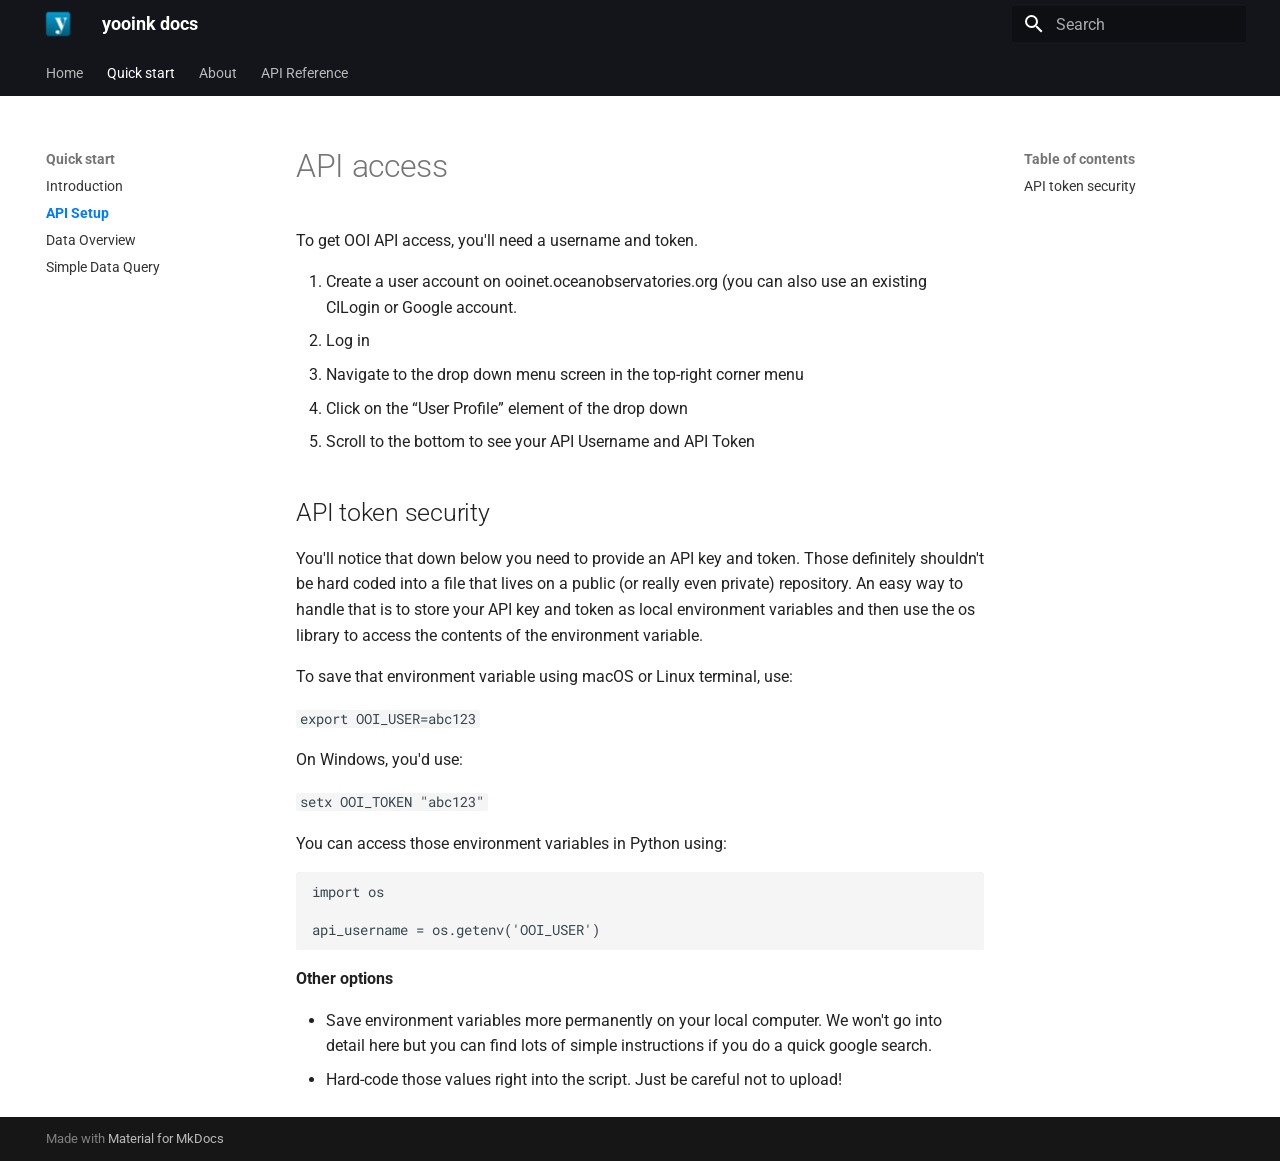
<file: quick_start/api_setup/index.html>
<!doctype html>
<html lang="en" class="no-js">
  <head>
    
      <meta charset="utf-8">
      <meta name="viewport" content="width=device-width,initial-scale=1">
      
      
      
      
        <link rel="prev" href="../">
      
      
        <link rel="next" href="../data_overview/">
      
      
      <link rel="icon" href="../../assets/logo.png">
      <meta name="generator" content="mkdocs-1.6.1, mkdocs-material-9.5.41">
    
    
      
        <title>API Setup - yooink docs</title>
      
    
    
      <link rel="stylesheet" href="../../assets/stylesheets/main.0253249f.min.css">
      
        
        <link rel="stylesheet" href="../../assets/stylesheets/palette.06af60db.min.css">
      
      


    
    
      
    
    
      
        
        
        <link rel="preconnect" href="https://fonts.gstatic.com" crossorigin>
        <link rel="stylesheet" href="https://fonts.googleapis.com/css?family=Roboto:300,300i,400,400i,700,700i%7CRoboto+Mono:400,400i,700,700i&display=fallback">
        <style>:root{--md-text-font:"Roboto";--md-code-font:"Roboto Mono"}</style>
      
    
    
      <link rel="stylesheet" href="../../assets/_mkdocstrings.css">
    
      <link rel="stylesheet" href="../../assets/css/custom.css">
    
    <script>__md_scope=new URL("../..",location),__md_hash=e=>[...e].reduce(((e,_)=>(e<<5)-e+_.charCodeAt(0)),0),__md_get=(e,_=localStorage,t=__md_scope)=>JSON.parse(_.getItem(t.pathname+"."+e)),__md_set=(e,_,t=localStorage,a=__md_scope)=>{try{t.setItem(a.pathname+"."+e,JSON.stringify(_))}catch(e){}}</script>
    
      

    
    
    
  </head>
  
  
    
    
    
    
    
    <body dir="ltr" data-md-color-scheme="default" data-md-color-primary="black" data-md-color-accent="indigo">
  
    
    <input class="md-toggle" data-md-toggle="drawer" type="checkbox" id="__drawer" autocomplete="off">
    <input class="md-toggle" data-md-toggle="search" type="checkbox" id="__search" autocomplete="off">
    <label class="md-overlay" for="__drawer"></label>
    <div data-md-component="skip">
      
        
        <a href="#api-access" class="md-skip">
          Skip to content
        </a>
      
    </div>
    <div data-md-component="announce">
      
    </div>
    
    
      

<header class="md-header" data-md-component="header">
  <nav class="md-header__inner md-grid" aria-label="Header">
    <a href="../.." title="yooink docs" class="md-header__button md-logo" aria-label="yooink docs" data-md-component="logo">
      
  <img src="../../assets/logo.png" alt="logo">

    </a>
    <label class="md-header__button md-icon" for="__drawer">
      
      <svg xmlns="http://www.w3.org/2000/svg" viewBox="0 0 24 24"><path d="M3 6h18v2H3zm0 5h18v2H3zm0 5h18v2H3z"/></svg>
    </label>
    <div class="md-header__title" data-md-component="header-title">
      <div class="md-header__ellipsis">
        <div class="md-header__topic">
          <span class="md-ellipsis">
            yooink docs
          </span>
        </div>
        <div class="md-header__topic" data-md-component="header-topic">
          <span class="md-ellipsis">
            
              API Setup
            
          </span>
        </div>
      </div>
    </div>
    
      
    
    
    
    
      <label class="md-header__button md-icon" for="__search">
        
        <svg xmlns="http://www.w3.org/2000/svg" viewBox="0 0 24 24"><path d="M9.5 3A6.5 6.5 0 0 1 16 9.5c0 1.61-.59 3.09-1.56 4.23l.27.27h.79l5 5-1.5 1.5-5-5v-.79l-.27-.27A6.52 6.52 0 0 1 9.5 16 6.5 6.5 0 0 1 3 9.5 6.5 6.5 0 0 1 9.5 3m0 2C7 5 5 7 5 9.5S7 14 9.5 14 14 12 14 9.5 12 5 9.5 5"/></svg>
      </label>
      <div class="md-search" data-md-component="search" role="dialog">
  <label class="md-search__overlay" for="__search"></label>
  <div class="md-search__inner" role="search">
    <form class="md-search__form" name="search">
      <input type="text" class="md-search__input" name="query" aria-label="Search" placeholder="Search" autocapitalize="off" autocorrect="off" autocomplete="off" spellcheck="false" data-md-component="search-query" required>
      <label class="md-search__icon md-icon" for="__search">
        
        <svg xmlns="http://www.w3.org/2000/svg" viewBox="0 0 24 24"><path d="M9.5 3A6.5 6.5 0 0 1 16 9.5c0 1.61-.59 3.09-1.56 4.23l.27.27h.79l5 5-1.5 1.5-5-5v-.79l-.27-.27A6.52 6.52 0 0 1 9.5 16 6.5 6.5 0 0 1 3 9.5 6.5 6.5 0 0 1 9.5 3m0 2C7 5 5 7 5 9.5S7 14 9.5 14 14 12 14 9.5 12 5 9.5 5"/></svg>
        
        <svg xmlns="http://www.w3.org/2000/svg" viewBox="0 0 24 24"><path d="M20 11v2H8l5.5 5.5-1.42 1.42L4.16 12l7.92-7.92L13.5 5.5 8 11z"/></svg>
      </label>
      <nav class="md-search__options" aria-label="Search">
        
        <button type="reset" class="md-search__icon md-icon" title="Clear" aria-label="Clear" tabindex="-1">
          
          <svg xmlns="http://www.w3.org/2000/svg" viewBox="0 0 24 24"><path d="M19 6.41 17.59 5 12 10.59 6.41 5 5 6.41 10.59 12 5 17.59 6.41 19 12 13.41 17.59 19 19 17.59 13.41 12z"/></svg>
        </button>
      </nav>
      
    </form>
    <div class="md-search__output">
      <div class="md-search__scrollwrap" tabindex="0" data-md-scrollfix>
        <div class="md-search-result" data-md-component="search-result">
          <div class="md-search-result__meta">
            Initializing search
          </div>
          <ol class="md-search-result__list" role="presentation"></ol>
        </div>
      </div>
    </div>
  </div>
</div>
    
    
  </nav>
  
</header>
    
    <div class="md-container" data-md-component="container">
      
      
        
          
            
<nav class="md-tabs" aria-label="Tabs" data-md-component="tabs">
  <div class="md-grid">
    <ul class="md-tabs__list">
      
        
  
  
  
    <li class="md-tabs__item">
      <a href="../.." class="md-tabs__link">
        
  
    
  
  Home

      </a>
    </li>
  

      
        
  
  
    
  
  
    
    
      <li class="md-tabs__item md-tabs__item--active">
        <a href="../" class="md-tabs__link">
          
  
  Quick start

        </a>
      </li>
    
  

      
        
  
  
  
    <li class="md-tabs__item">
      <a href="../../about/" class="md-tabs__link">
        
  
    
  
  About

      </a>
    </li>
  

      
        
  
  
  
    
    
      <li class="md-tabs__item">
        <a href="../../api/request_manager/" class="md-tabs__link">
          
  
  API Reference

        </a>
      </li>
    
  

      
    </ul>
  </div>
</nav>
          
        
      
      <main class="md-main" data-md-component="main">
        <div class="md-main__inner md-grid">
          
            
              
              <div class="md-sidebar md-sidebar--primary" data-md-component="sidebar" data-md-type="navigation" >
                <div class="md-sidebar__scrollwrap">
                  <div class="md-sidebar__inner">
                    


  


<nav class="md-nav md-nav--primary md-nav--lifted" aria-label="Navigation" data-md-level="0">
  <label class="md-nav__title" for="__drawer">
    <a href="../.." title="yooink docs" class="md-nav__button md-logo" aria-label="yooink docs" data-md-component="logo">
      
  <img src="../../assets/logo.png" alt="logo">

    </a>
    yooink docs
  </label>
  
  <ul class="md-nav__list" data-md-scrollfix>
    
      
      
  
  
  
  
    <li class="md-nav__item">
      <a href="../.." class="md-nav__link">
        
  
  <span class="md-ellipsis">
    Home
  </span>
  

      </a>
    </li>
  

    
      
      
  
  
    
  
  
  
    
    
    
      
        
        
      
      
    
    
    <li class="md-nav__item md-nav__item--active md-nav__item--section md-nav__item--nested">
      
        
        
        <input class="md-nav__toggle md-toggle " type="checkbox" id="__nav_2" checked>
        
          
          <label class="md-nav__link" for="__nav_2" id="__nav_2_label" tabindex="">
            
  
  <span class="md-ellipsis">
    Quick start
  </span>
  

            <span class="md-nav__icon md-icon"></span>
          </label>
        
        <nav class="md-nav" data-md-level="1" aria-labelledby="__nav_2_label" aria-expanded="true">
          <label class="md-nav__title" for="__nav_2">
            <span class="md-nav__icon md-icon"></span>
            Quick start
          </label>
          <ul class="md-nav__list" data-md-scrollfix>
            
              
                
  
  
  
  
    <li class="md-nav__item">
      <a href="../" class="md-nav__link">
        
  
  <span class="md-ellipsis">
    Introduction
  </span>
  

      </a>
    </li>
  

              
            
              
                
  
  
    
  
  
  
    <li class="md-nav__item md-nav__item--active">
      
      <input class="md-nav__toggle md-toggle" type="checkbox" id="__toc">
      
      
        
      
      
        <label class="md-nav__link md-nav__link--active" for="__toc">
          
  
  <span class="md-ellipsis">
    API Setup
  </span>
  

          <span class="md-nav__icon md-icon"></span>
        </label>
      
      <a href="./" class="md-nav__link md-nav__link--active">
        
  
  <span class="md-ellipsis">
    API Setup
  </span>
  

      </a>
      
        

<nav class="md-nav md-nav--secondary" aria-label="Table of contents">
  
  
  
    
  
  
    <label class="md-nav__title" for="__toc">
      <span class="md-nav__icon md-icon"></span>
      Table of contents
    </label>
    <ul class="md-nav__list" data-md-component="toc" data-md-scrollfix>
      
        <li class="md-nav__item">
  <a href="#api-token-security" class="md-nav__link">
    <span class="md-ellipsis">
      API token security
    </span>
  </a>
  
</li>
      
    </ul>
  
</nav>
      
    </li>
  

              
            
              
                
  
  
  
  
    <li class="md-nav__item">
      <a href="../data_overview/" class="md-nav__link">
        
  
  <span class="md-ellipsis">
    Data Overview
  </span>
  

      </a>
    </li>
  

              
            
              
                
  
  
  
  
    <li class="md-nav__item">
      <a href="../simple_data_query/" class="md-nav__link">
        
  
  <span class="md-ellipsis">
    Simple Data Query
  </span>
  

      </a>
    </li>
  

              
            
          </ul>
        </nav>
      
    </li>
  

    
      
      
  
  
  
  
    <li class="md-nav__item">
      <a href="../../about/" class="md-nav__link">
        
  
  <span class="md-ellipsis">
    About
  </span>
  

      </a>
    </li>
  

    
      
      
  
  
  
  
    
    
    
      
      
    
    
    <li class="md-nav__item md-nav__item--nested">
      
        
        
        <input class="md-nav__toggle md-toggle " type="checkbox" id="__nav_4" >
        
          
          <label class="md-nav__link" for="__nav_4" id="__nav_4_label" tabindex="0">
            
  
  <span class="md-ellipsis">
    API Reference
  </span>
  

            <span class="md-nav__icon md-icon"></span>
          </label>
        
        <nav class="md-nav" data-md-level="1" aria-labelledby="__nav_4_label" aria-expanded="false">
          <label class="md-nav__title" for="__nav_4">
            <span class="md-nav__icon md-icon"></span>
            API Reference
          </label>
          <ul class="md-nav__list" data-md-scrollfix>
            
              
                
  
  
  
  
    <li class="md-nav__item">
      <a href="../../api/request_manager/" class="md-nav__link">
        
  
  <span class="md-ellipsis">
    Request Manager
  </span>
  

      </a>
    </li>
  

              
            
              
                
  
  
  
  
    <li class="md-nav__item">
      <a href="../../api/data_fetcher/" class="md-nav__link">
        
  
  <span class="md-ellipsis">
    Data Fetcher
  </span>
  

      </a>
    </li>
  

              
            
              
                
  
  
  
  
    <li class="md-nav__item">
      <a href="../../api/data_manager/" class="md-nav__link">
        
  
  <span class="md-ellipsis">
    Data Manager
  </span>
  

      </a>
    </li>
  

              
            
              
                
  
  
  
  
    <li class="md-nav__item">
      <a href="../../api/api/" class="md-nav__link">
        
  
  <span class="md-ellipsis">
    API handler
  </span>
  

      </a>
    </li>
  

              
            
          </ul>
        </nav>
      
    </li>
  

    
  </ul>
</nav>
                  </div>
                </div>
              </div>
            
            
              
              <div class="md-sidebar md-sidebar--secondary" data-md-component="sidebar" data-md-type="toc" >
                <div class="md-sidebar__scrollwrap">
                  <div class="md-sidebar__inner">
                    

<nav class="md-nav md-nav--secondary" aria-label="Table of contents">
  
  
  
    
  
  
    <label class="md-nav__title" for="__toc">
      <span class="md-nav__icon md-icon"></span>
      Table of contents
    </label>
    <ul class="md-nav__list" data-md-component="toc" data-md-scrollfix>
      
        <li class="md-nav__item">
  <a href="#api-token-security" class="md-nav__link">
    <span class="md-ellipsis">
      API token security
    </span>
  </a>
  
</li>
      
    </ul>
  
</nav>
                  </div>
                </div>
              </div>
            
          
          
            <div class="md-content" data-md-component="content">
              <article class="md-content__inner md-typeset">
                
                  


<h1 id="api-access">API access</h1>
<p>To get OOI API access, you'll need a username and token.</p>
<ol>
<li>Create a user account on ooinet.oceanobservatories.org (you can also use an existing CILogin or Google account.</li>
<li>Log in</li>
<li>Navigate to the drop down menu screen in the top-right corner menu</li>
<li>Click on the “User Profile” element of the drop down</li>
<li>Scroll to the bottom to see your API Username and API Token</li>
</ol>
<h2 id="api-token-security">API token security</h2>
<p>You'll notice that down below you need to provide an API key and token. 
Those definitely shouldn't be hard coded into a file that lives on a public 
(or really even private) repository. An easy way to handle that is to 
store your API key and token as local environment variables and then use the
 os library to access the contents of the environment variable.</p>
<p>To save that environment variable using macOS or Linux terminal, use:</p>
<p><code>export OOI_USER=abc123</code> </p>
<p>On Windows, you'd use:</p>
<p><code>setx OOI_TOKEN "abc123"</code></p>
<p>You can access those environment variables in Python using:</p>
<pre><code class="language-python">import os

api_username = os.getenv('OOI_USER')
</code></pre>
<p><strong>Other options</strong></p>
<ul>
<li>Save environment variables more permanently on your local computer. We won't go into detail here but you can find lots of simple instructions if you do a quick google search.</li>
<li>Hard-code those values right into the script. Just be careful not to upload!</li>
</ul>












                
              </article>
            </div>
          
          
<script>var target=document.getElementById(location.hash.slice(1));target&&target.name&&(target.checked=target.name.startsWith("__tabbed_"))</script>
        </div>
        
      </main>
      
        <footer class="md-footer">
  
  <div class="md-footer-meta md-typeset">
    <div class="md-footer-meta__inner md-grid">
      <div class="md-copyright">
  
  
    Made with
    <a href="https://squidfunk.github.io/mkdocs-material/" target="_blank" rel="noopener">
      Material for MkDocs
    </a>
  
</div>
      
    </div>
  </div>
</footer>
      
    </div>
    <div class="md-dialog" data-md-component="dialog">
      <div class="md-dialog__inner md-typeset"></div>
    </div>
    
    
    <script id="__config" type="application/json">{"base": "../..", "features": ["navigation.instant", "navigation.tabs"], "search": "../../assets/javascripts/workers/search.6ce7567c.min.js", "translations": {"clipboard.copied": "Copied to clipboard", "clipboard.copy": "Copy to clipboard", "search.result.more.one": "1 more on this page", "search.result.more.other": "# more on this page", "search.result.none": "No matching documents", "search.result.one": "1 matching document", "search.result.other": "# matching documents", "search.result.placeholder": "Type to start searching", "search.result.term.missing": "Missing", "select.version": "Select version"}}</script>
    
    
      <script src="../../assets/javascripts/bundle.83f73b43.min.js"></script>
      
    
  </body>
</html>
</file>
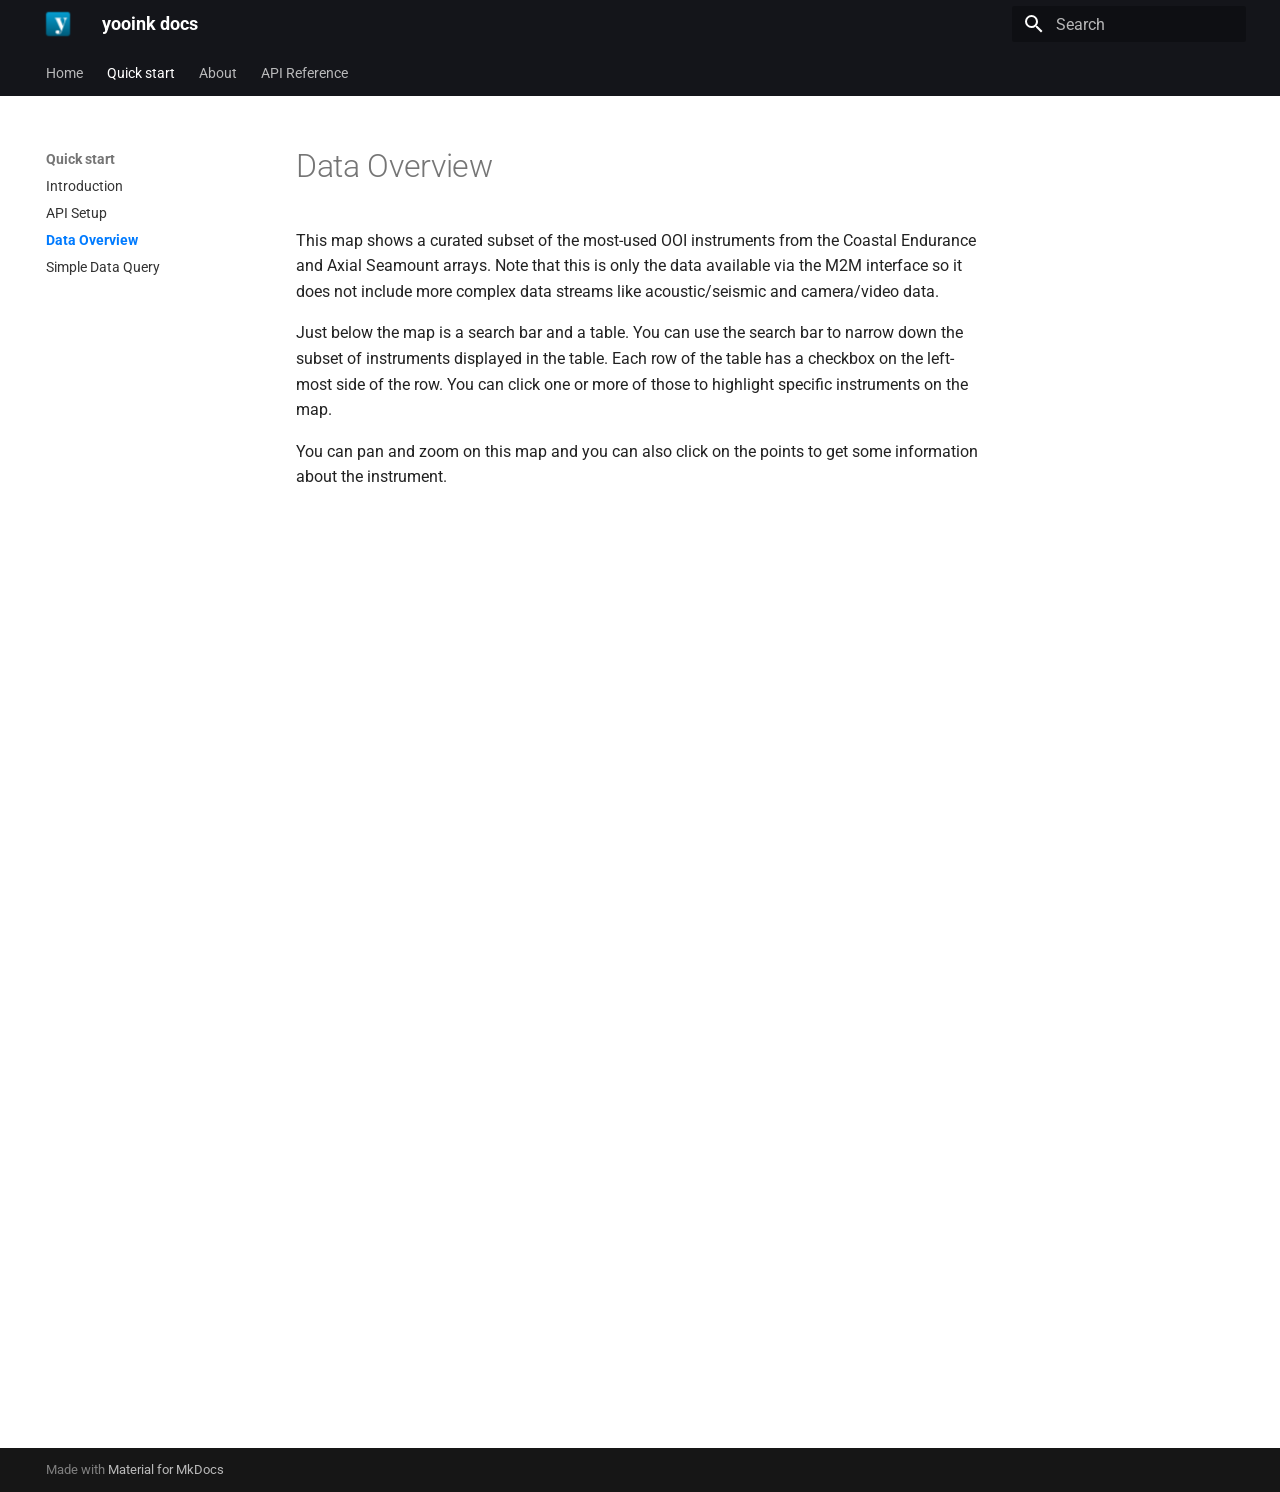
<file: quick_start/data_overview/index.html>
<!doctype html>
<html lang="en" class="no-js">
  <head>
    
      <meta charset="utf-8">
      <meta name="viewport" content="width=device-width,initial-scale=1">
      
      
      
      
        <link rel="prev" href="../api_setup/">
      
      
        <link rel="next" href="../simple_data_query/">
      
      
      <link rel="icon" href="../../assets/logo.png">
      <meta name="generator" content="mkdocs-1.6.1, mkdocs-material-9.5.41">
    
    
      
        <title>Data Overview - yooink docs</title>
      
    
    
      <link rel="stylesheet" href="../../assets/stylesheets/main.0253249f.min.css">
      
        
        <link rel="stylesheet" href="../../assets/stylesheets/palette.06af60db.min.css">
      
      


    
    
      
    
    
      
        
        
        <link rel="preconnect" href="https://fonts.gstatic.com" crossorigin>
        <link rel="stylesheet" href="https://fonts.googleapis.com/css?family=Roboto:300,300i,400,400i,700,700i%7CRoboto+Mono:400,400i,700,700i&display=fallback">
        <style>:root{--md-text-font:"Roboto";--md-code-font:"Roboto Mono"}</style>
      
    
    
      <link rel="stylesheet" href="../../assets/_mkdocstrings.css">
    
      <link rel="stylesheet" href="../../assets/css/custom.css">
    
    <script>__md_scope=new URL("../..",location),__md_hash=e=>[...e].reduce(((e,_)=>(e<<5)-e+_.charCodeAt(0)),0),__md_get=(e,_=localStorage,t=__md_scope)=>JSON.parse(_.getItem(t.pathname+"."+e)),__md_set=(e,_,t=localStorage,a=__md_scope)=>{try{t.setItem(a.pathname+"."+e,JSON.stringify(_))}catch(e){}}</script>
    
      

    
    
    
  </head>
  
  
    
    
    
    
    
    <body dir="ltr" data-md-color-scheme="default" data-md-color-primary="black" data-md-color-accent="indigo">
  
    
    <input class="md-toggle" data-md-toggle="drawer" type="checkbox" id="__drawer" autocomplete="off">
    <input class="md-toggle" data-md-toggle="search" type="checkbox" id="__search" autocomplete="off">
    <label class="md-overlay" for="__drawer"></label>
    <div data-md-component="skip">
      
        
        <a href="#data-overview" class="md-skip">
          Skip to content
        </a>
      
    </div>
    <div data-md-component="announce">
      
    </div>
    
    
      

<header class="md-header" data-md-component="header">
  <nav class="md-header__inner md-grid" aria-label="Header">
    <a href="../.." title="yooink docs" class="md-header__button md-logo" aria-label="yooink docs" data-md-component="logo">
      
  <img src="../../assets/logo.png" alt="logo">

    </a>
    <label class="md-header__button md-icon" for="__drawer">
      
      <svg xmlns="http://www.w3.org/2000/svg" viewBox="0 0 24 24"><path d="M3 6h18v2H3zm0 5h18v2H3zm0 5h18v2H3z"/></svg>
    </label>
    <div class="md-header__title" data-md-component="header-title">
      <div class="md-header__ellipsis">
        <div class="md-header__topic">
          <span class="md-ellipsis">
            yooink docs
          </span>
        </div>
        <div class="md-header__topic" data-md-component="header-topic">
          <span class="md-ellipsis">
            
              Data Overview
            
          </span>
        </div>
      </div>
    </div>
    
      
    
    
    
    
      <label class="md-header__button md-icon" for="__search">
        
        <svg xmlns="http://www.w3.org/2000/svg" viewBox="0 0 24 24"><path d="M9.5 3A6.5 6.5 0 0 1 16 9.5c0 1.61-.59 3.09-1.56 4.23l.27.27h.79l5 5-1.5 1.5-5-5v-.79l-.27-.27A6.52 6.52 0 0 1 9.5 16 6.5 6.5 0 0 1 3 9.5 6.5 6.5 0 0 1 9.5 3m0 2C7 5 5 7 5 9.5S7 14 9.5 14 14 12 14 9.5 12 5 9.5 5"/></svg>
      </label>
      <div class="md-search" data-md-component="search" role="dialog">
  <label class="md-search__overlay" for="__search"></label>
  <div class="md-search__inner" role="search">
    <form class="md-search__form" name="search">
      <input type="text" class="md-search__input" name="query" aria-label="Search" placeholder="Search" autocapitalize="off" autocorrect="off" autocomplete="off" spellcheck="false" data-md-component="search-query" required>
      <label class="md-search__icon md-icon" for="__search">
        
        <svg xmlns="http://www.w3.org/2000/svg" viewBox="0 0 24 24"><path d="M9.5 3A6.5 6.5 0 0 1 16 9.5c0 1.61-.59 3.09-1.56 4.23l.27.27h.79l5 5-1.5 1.5-5-5v-.79l-.27-.27A6.52 6.52 0 0 1 9.5 16 6.5 6.5 0 0 1 3 9.5 6.5 6.5 0 0 1 9.5 3m0 2C7 5 5 7 5 9.5S7 14 9.5 14 14 12 14 9.5 12 5 9.5 5"/></svg>
        
        <svg xmlns="http://www.w3.org/2000/svg" viewBox="0 0 24 24"><path d="M20 11v2H8l5.5 5.5-1.42 1.42L4.16 12l7.92-7.92L13.5 5.5 8 11z"/></svg>
      </label>
      <nav class="md-search__options" aria-label="Search">
        
        <button type="reset" class="md-search__icon md-icon" title="Clear" aria-label="Clear" tabindex="-1">
          
          <svg xmlns="http://www.w3.org/2000/svg" viewBox="0 0 24 24"><path d="M19 6.41 17.59 5 12 10.59 6.41 5 5 6.41 10.59 12 5 17.59 6.41 19 12 13.41 17.59 19 19 17.59 13.41 12z"/></svg>
        </button>
      </nav>
      
    </form>
    <div class="md-search__output">
      <div class="md-search__scrollwrap" tabindex="0" data-md-scrollfix>
        <div class="md-search-result" data-md-component="search-result">
          <div class="md-search-result__meta">
            Initializing search
          </div>
          <ol class="md-search-result__list" role="presentation"></ol>
        </div>
      </div>
    </div>
  </div>
</div>
    
    
  </nav>
  
</header>
    
    <div class="md-container" data-md-component="container">
      
      
        
          
            
<nav class="md-tabs" aria-label="Tabs" data-md-component="tabs">
  <div class="md-grid">
    <ul class="md-tabs__list">
      
        
  
  
  
    <li class="md-tabs__item">
      <a href="../.." class="md-tabs__link">
        
  
    
  
  Home

      </a>
    </li>
  

      
        
  
  
    
  
  
    
    
      <li class="md-tabs__item md-tabs__item--active">
        <a href="../" class="md-tabs__link">
          
  
  Quick start

        </a>
      </li>
    
  

      
        
  
  
  
    <li class="md-tabs__item">
      <a href="../../about/" class="md-tabs__link">
        
  
    
  
  About

      </a>
    </li>
  

      
        
  
  
  
    
    
      <li class="md-tabs__item">
        <a href="../../api/request_manager/" class="md-tabs__link">
          
  
  API Reference

        </a>
      </li>
    
  

      
    </ul>
  </div>
</nav>
          
        
      
      <main class="md-main" data-md-component="main">
        <div class="md-main__inner md-grid">
          
            
              
              <div class="md-sidebar md-sidebar--primary" data-md-component="sidebar" data-md-type="navigation" >
                <div class="md-sidebar__scrollwrap">
                  <div class="md-sidebar__inner">
                    


  


<nav class="md-nav md-nav--primary md-nav--lifted" aria-label="Navigation" data-md-level="0">
  <label class="md-nav__title" for="__drawer">
    <a href="../.." title="yooink docs" class="md-nav__button md-logo" aria-label="yooink docs" data-md-component="logo">
      
  <img src="../../assets/logo.png" alt="logo">

    </a>
    yooink docs
  </label>
  
  <ul class="md-nav__list" data-md-scrollfix>
    
      
      
  
  
  
  
    <li class="md-nav__item">
      <a href="../.." class="md-nav__link">
        
  
  <span class="md-ellipsis">
    Home
  </span>
  

      </a>
    </li>
  

    
      
      
  
  
    
  
  
  
    
    
    
      
        
        
      
      
    
    
    <li class="md-nav__item md-nav__item--active md-nav__item--section md-nav__item--nested">
      
        
        
        <input class="md-nav__toggle md-toggle " type="checkbox" id="__nav_2" checked>
        
          
          <label class="md-nav__link" for="__nav_2" id="__nav_2_label" tabindex="">
            
  
  <span class="md-ellipsis">
    Quick start
  </span>
  

            <span class="md-nav__icon md-icon"></span>
          </label>
        
        <nav class="md-nav" data-md-level="1" aria-labelledby="__nav_2_label" aria-expanded="true">
          <label class="md-nav__title" for="__nav_2">
            <span class="md-nav__icon md-icon"></span>
            Quick start
          </label>
          <ul class="md-nav__list" data-md-scrollfix>
            
              
                
  
  
  
  
    <li class="md-nav__item">
      <a href="../" class="md-nav__link">
        
  
  <span class="md-ellipsis">
    Introduction
  </span>
  

      </a>
    </li>
  

              
            
              
                
  
  
  
  
    <li class="md-nav__item">
      <a href="../api_setup/" class="md-nav__link">
        
  
  <span class="md-ellipsis">
    API Setup
  </span>
  

      </a>
    </li>
  

              
            
              
                
  
  
    
  
  
  
    <li class="md-nav__item md-nav__item--active">
      
      <input class="md-nav__toggle md-toggle" type="checkbox" id="__toc">
      
      
        
      
      
      <a href="./" class="md-nav__link md-nav__link--active">
        
  
  <span class="md-ellipsis">
    Data Overview
  </span>
  

      </a>
      
    </li>
  

              
            
              
                
  
  
  
  
    <li class="md-nav__item">
      <a href="../simple_data_query/" class="md-nav__link">
        
  
  <span class="md-ellipsis">
    Simple Data Query
  </span>
  

      </a>
    </li>
  

              
            
          </ul>
        </nav>
      
    </li>
  

    
      
      
  
  
  
  
    <li class="md-nav__item">
      <a href="../../about/" class="md-nav__link">
        
  
  <span class="md-ellipsis">
    About
  </span>
  

      </a>
    </li>
  

    
      
      
  
  
  
  
    
    
    
      
      
    
    
    <li class="md-nav__item md-nav__item--nested">
      
        
        
        <input class="md-nav__toggle md-toggle " type="checkbox" id="__nav_4" >
        
          
          <label class="md-nav__link" for="__nav_4" id="__nav_4_label" tabindex="0">
            
  
  <span class="md-ellipsis">
    API Reference
  </span>
  

            <span class="md-nav__icon md-icon"></span>
          </label>
        
        <nav class="md-nav" data-md-level="1" aria-labelledby="__nav_4_label" aria-expanded="false">
          <label class="md-nav__title" for="__nav_4">
            <span class="md-nav__icon md-icon"></span>
            API Reference
          </label>
          <ul class="md-nav__list" data-md-scrollfix>
            
              
                
  
  
  
  
    <li class="md-nav__item">
      <a href="../../api/request_manager/" class="md-nav__link">
        
  
  <span class="md-ellipsis">
    Request Manager
  </span>
  

      </a>
    </li>
  

              
            
              
                
  
  
  
  
    <li class="md-nav__item">
      <a href="../../api/data_fetcher/" class="md-nav__link">
        
  
  <span class="md-ellipsis">
    Data Fetcher
  </span>
  

      </a>
    </li>
  

              
            
              
                
  
  
  
  
    <li class="md-nav__item">
      <a href="../../api/data_manager/" class="md-nav__link">
        
  
  <span class="md-ellipsis">
    Data Manager
  </span>
  

      </a>
    </li>
  

              
            
              
                
  
  
  
  
    <li class="md-nav__item">
      <a href="../../api/api/" class="md-nav__link">
        
  
  <span class="md-ellipsis">
    API handler
  </span>
  

      </a>
    </li>
  

              
            
          </ul>
        </nav>
      
    </li>
  

    
  </ul>
</nav>
                  </div>
                </div>
              </div>
            
            
              
              <div class="md-sidebar md-sidebar--secondary" data-md-component="sidebar" data-md-type="toc" >
                <div class="md-sidebar__scrollwrap">
                  <div class="md-sidebar__inner">
                    

<nav class="md-nav md-nav--secondary" aria-label="Table of contents">
  
  
  
    
  
  
</nav>
                  </div>
                </div>
              </div>
            
          
          
            <div class="md-content" data-md-component="content">
              <article class="md-content__inner md-typeset">
                
                  


<h1 id="data-overview">Data Overview</h1>
<p>This map shows a curated subset of the most-used OOI instruments from 
the Coastal Endurance and Axial Seamount arrays. Note that this is only the 
data available via the M2M interface so it does not include more complex 
data streams like acoustic/seismic and camera/video data. </p>
<p>Just below the map is a search bar and a table. You can use the search bar 
to narrow down the subset of instruments displayed in the table. Each row 
of the table has a checkbox on the left-most side of the row. You can click 
one or more of those to highlight specific instruments on the map. </p>
<p>You can pan and zoom on this map and you can 
also click on the points to get some information about the instrument. </p>
<iframe width="100%" height="910" frameborder="0"
  src="https://observablehq.com/embed/78494d8e7d104e96@167?cells=viewof+map%2Cviewof+search%2Cviewof+rows"></iframe>












                
              </article>
            </div>
          
          
<script>var target=document.getElementById(location.hash.slice(1));target&&target.name&&(target.checked=target.name.startsWith("__tabbed_"))</script>
        </div>
        
      </main>
      
        <footer class="md-footer">
  
  <div class="md-footer-meta md-typeset">
    <div class="md-footer-meta__inner md-grid">
      <div class="md-copyright">
  
  
    Made with
    <a href="https://squidfunk.github.io/mkdocs-material/" target="_blank" rel="noopener">
      Material for MkDocs
    </a>
  
</div>
      
    </div>
  </div>
</footer>
      
    </div>
    <div class="md-dialog" data-md-component="dialog">
      <div class="md-dialog__inner md-typeset"></div>
    </div>
    
    
    <script id="__config" type="application/json">{"base": "../..", "features": ["navigation.instant", "navigation.tabs"], "search": "../../assets/javascripts/workers/search.6ce7567c.min.js", "translations": {"clipboard.copied": "Copied to clipboard", "clipboard.copy": "Copy to clipboard", "search.result.more.one": "1 more on this page", "search.result.more.other": "# more on this page", "search.result.none": "No matching documents", "search.result.one": "1 matching document", "search.result.other": "# matching documents", "search.result.placeholder": "Type to start searching", "search.result.term.missing": "Missing", "select.version": "Select version"}}</script>
    
    
      <script src="../../assets/javascripts/bundle.83f73b43.min.js"></script>
      
    
  </body>
</html>
</file>
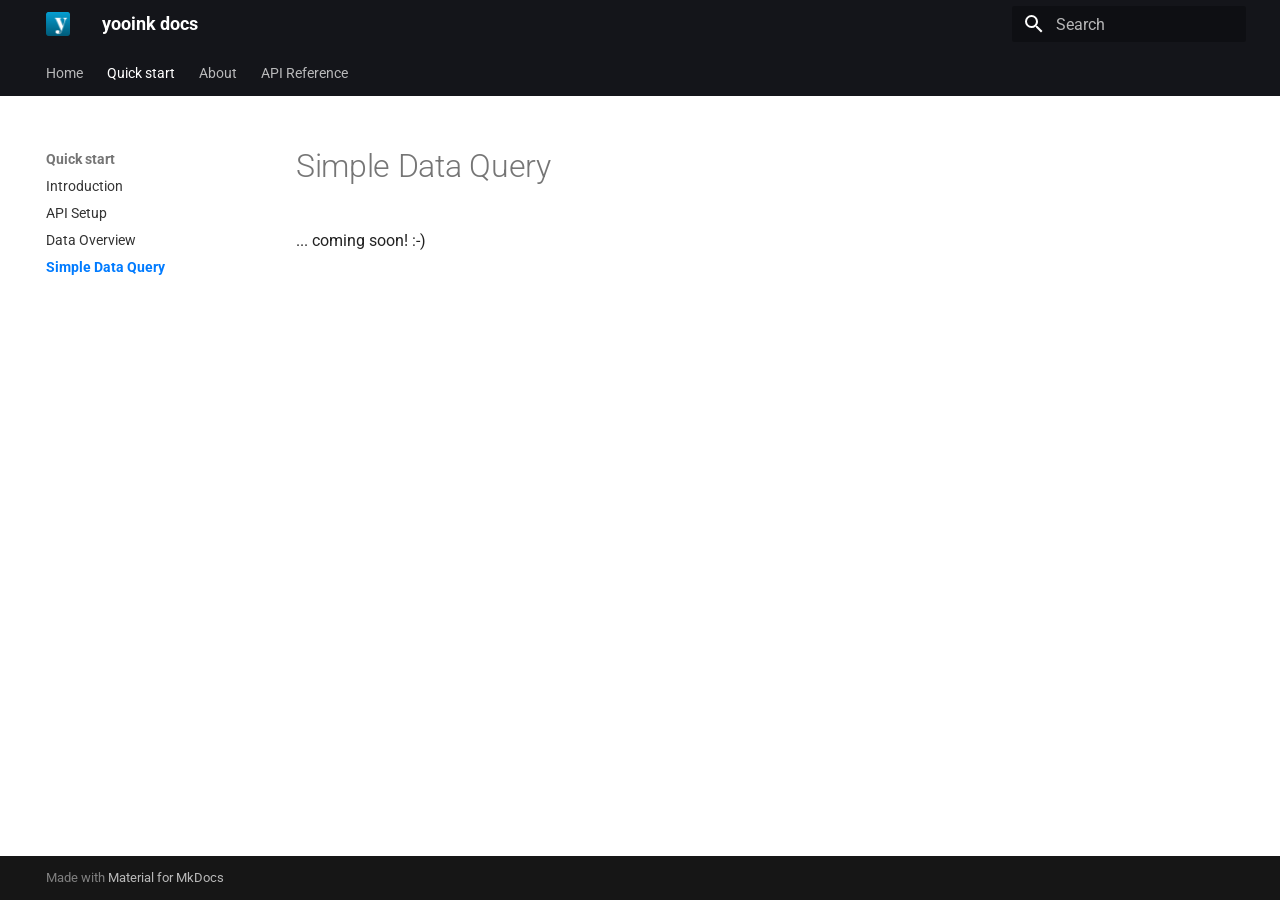
<file: quick_start/simple_data_query/index.html>
<!doctype html>
<html lang="en" class="no-js">
  <head>
    
      <meta charset="utf-8">
      <meta name="viewport" content="width=device-width,initial-scale=1">
      
      
      
      
        <link rel="prev" href="../data_overview/">
      
      
        <link rel="next" href="../../about/">
      
      
      <link rel="icon" href="../../assets/logo.png">
      <meta name="generator" content="mkdocs-1.6.1, mkdocs-material-9.5.41">
    
    
      
        <title>Simple Data Query - yooink docs</title>
      
    
    
      <link rel="stylesheet" href="../../assets/stylesheets/main.0253249f.min.css">
      
        
        <link rel="stylesheet" href="../../assets/stylesheets/palette.06af60db.min.css">
      
      


    
    
      
    
    
      
        
        
        <link rel="preconnect" href="https://fonts.gstatic.com" crossorigin>
        <link rel="stylesheet" href="https://fonts.googleapis.com/css?family=Roboto:300,300i,400,400i,700,700i%7CRoboto+Mono:400,400i,700,700i&display=fallback">
        <style>:root{--md-text-font:"Roboto";--md-code-font:"Roboto Mono"}</style>
      
    
    
      <link rel="stylesheet" href="../../assets/_mkdocstrings.css">
    
      <link rel="stylesheet" href="../../assets/css/custom.css">
    
    <script>__md_scope=new URL("../..",location),__md_hash=e=>[...e].reduce(((e,_)=>(e<<5)-e+_.charCodeAt(0)),0),__md_get=(e,_=localStorage,t=__md_scope)=>JSON.parse(_.getItem(t.pathname+"."+e)),__md_set=(e,_,t=localStorage,a=__md_scope)=>{try{t.setItem(a.pathname+"."+e,JSON.stringify(_))}catch(e){}}</script>
    
      

    
    
    
  </head>
  
  
    
    
    
    
    
    <body dir="ltr" data-md-color-scheme="default" data-md-color-primary="black" data-md-color-accent="indigo">
  
    
    <input class="md-toggle" data-md-toggle="drawer" type="checkbox" id="__drawer" autocomplete="off">
    <input class="md-toggle" data-md-toggle="search" type="checkbox" id="__search" autocomplete="off">
    <label class="md-overlay" for="__drawer"></label>
    <div data-md-component="skip">
      
        
        <a href="#simple-data-query" class="md-skip">
          Skip to content
        </a>
      
    </div>
    <div data-md-component="announce">
      
    </div>
    
    
      

<header class="md-header" data-md-component="header">
  <nav class="md-header__inner md-grid" aria-label="Header">
    <a href="../.." title="yooink docs" class="md-header__button md-logo" aria-label="yooink docs" data-md-component="logo">
      
  <img src="../../assets/logo.png" alt="logo">

    </a>
    <label class="md-header__button md-icon" for="__drawer">
      
      <svg xmlns="http://www.w3.org/2000/svg" viewBox="0 0 24 24"><path d="M3 6h18v2H3zm0 5h18v2H3zm0 5h18v2H3z"/></svg>
    </label>
    <div class="md-header__title" data-md-component="header-title">
      <div class="md-header__ellipsis">
        <div class="md-header__topic">
          <span class="md-ellipsis">
            yooink docs
          </span>
        </div>
        <div class="md-header__topic" data-md-component="header-topic">
          <span class="md-ellipsis">
            
              Simple Data Query
            
          </span>
        </div>
      </div>
    </div>
    
      
    
    
    
    
      <label class="md-header__button md-icon" for="__search">
        
        <svg xmlns="http://www.w3.org/2000/svg" viewBox="0 0 24 24"><path d="M9.5 3A6.5 6.5 0 0 1 16 9.5c0 1.61-.59 3.09-1.56 4.23l.27.27h.79l5 5-1.5 1.5-5-5v-.79l-.27-.27A6.52 6.52 0 0 1 9.5 16 6.5 6.5 0 0 1 3 9.5 6.5 6.5 0 0 1 9.5 3m0 2C7 5 5 7 5 9.5S7 14 9.5 14 14 12 14 9.5 12 5 9.5 5"/></svg>
      </label>
      <div class="md-search" data-md-component="search" role="dialog">
  <label class="md-search__overlay" for="__search"></label>
  <div class="md-search__inner" role="search">
    <form class="md-search__form" name="search">
      <input type="text" class="md-search__input" name="query" aria-label="Search" placeholder="Search" autocapitalize="off" autocorrect="off" autocomplete="off" spellcheck="false" data-md-component="search-query" required>
      <label class="md-search__icon md-icon" for="__search">
        
        <svg xmlns="http://www.w3.org/2000/svg" viewBox="0 0 24 24"><path d="M9.5 3A6.5 6.5 0 0 1 16 9.5c0 1.61-.59 3.09-1.56 4.23l.27.27h.79l5 5-1.5 1.5-5-5v-.79l-.27-.27A6.52 6.52 0 0 1 9.5 16 6.5 6.5 0 0 1 3 9.5 6.5 6.5 0 0 1 9.5 3m0 2C7 5 5 7 5 9.5S7 14 9.5 14 14 12 14 9.5 12 5 9.5 5"/></svg>
        
        <svg xmlns="http://www.w3.org/2000/svg" viewBox="0 0 24 24"><path d="M20 11v2H8l5.5 5.5-1.42 1.42L4.16 12l7.92-7.92L13.5 5.5 8 11z"/></svg>
      </label>
      <nav class="md-search__options" aria-label="Search">
        
        <button type="reset" class="md-search__icon md-icon" title="Clear" aria-label="Clear" tabindex="-1">
          
          <svg xmlns="http://www.w3.org/2000/svg" viewBox="0 0 24 24"><path d="M19 6.41 17.59 5 12 10.59 6.41 5 5 6.41 10.59 12 5 17.59 6.41 19 12 13.41 17.59 19 19 17.59 13.41 12z"/></svg>
        </button>
      </nav>
      
    </form>
    <div class="md-search__output">
      <div class="md-search__scrollwrap" tabindex="0" data-md-scrollfix>
        <div class="md-search-result" data-md-component="search-result">
          <div class="md-search-result__meta">
            Initializing search
          </div>
          <ol class="md-search-result__list" role="presentation"></ol>
        </div>
      </div>
    </div>
  </div>
</div>
    
    
  </nav>
  
</header>
    
    <div class="md-container" data-md-component="container">
      
      
        
          
            
<nav class="md-tabs" aria-label="Tabs" data-md-component="tabs">
  <div class="md-grid">
    <ul class="md-tabs__list">
      
        
  
  
  
    <li class="md-tabs__item">
      <a href="../.." class="md-tabs__link">
        
  
    
  
  Home

      </a>
    </li>
  

      
        
  
  
    
  
  
    
    
      <li class="md-tabs__item md-tabs__item--active">
        <a href="../" class="md-tabs__link">
          
  
  Quick start

        </a>
      </li>
    
  

      
        
  
  
  
    <li class="md-tabs__item">
      <a href="../../about/" class="md-tabs__link">
        
  
    
  
  About

      </a>
    </li>
  

      
        
  
  
  
    
    
      <li class="md-tabs__item">
        <a href="../../api/request_manager/" class="md-tabs__link">
          
  
  API Reference

        </a>
      </li>
    
  

      
    </ul>
  </div>
</nav>
          
        
      
      <main class="md-main" data-md-component="main">
        <div class="md-main__inner md-grid">
          
            
              
              <div class="md-sidebar md-sidebar--primary" data-md-component="sidebar" data-md-type="navigation" >
                <div class="md-sidebar__scrollwrap">
                  <div class="md-sidebar__inner">
                    


  


<nav class="md-nav md-nav--primary md-nav--lifted" aria-label="Navigation" data-md-level="0">
  <label class="md-nav__title" for="__drawer">
    <a href="../.." title="yooink docs" class="md-nav__button md-logo" aria-label="yooink docs" data-md-component="logo">
      
  <img src="../../assets/logo.png" alt="logo">

    </a>
    yooink docs
  </label>
  
  <ul class="md-nav__list" data-md-scrollfix>
    
      
      
  
  
  
  
    <li class="md-nav__item">
      <a href="../.." class="md-nav__link">
        
  
  <span class="md-ellipsis">
    Home
  </span>
  

      </a>
    </li>
  

    
      
      
  
  
    
  
  
  
    
    
    
      
        
        
      
      
    
    
    <li class="md-nav__item md-nav__item--active md-nav__item--section md-nav__item--nested">
      
        
        
        <input class="md-nav__toggle md-toggle " type="checkbox" id="__nav_2" checked>
        
          
          <label class="md-nav__link" for="__nav_2" id="__nav_2_label" tabindex="">
            
  
  <span class="md-ellipsis">
    Quick start
  </span>
  

            <span class="md-nav__icon md-icon"></span>
          </label>
        
        <nav class="md-nav" data-md-level="1" aria-labelledby="__nav_2_label" aria-expanded="true">
          <label class="md-nav__title" for="__nav_2">
            <span class="md-nav__icon md-icon"></span>
            Quick start
          </label>
          <ul class="md-nav__list" data-md-scrollfix>
            
              
                
  
  
  
  
    <li class="md-nav__item">
      <a href="../" class="md-nav__link">
        
  
  <span class="md-ellipsis">
    Introduction
  </span>
  

      </a>
    </li>
  

              
            
              
                
  
  
  
  
    <li class="md-nav__item">
      <a href="../api_setup/" class="md-nav__link">
        
  
  <span class="md-ellipsis">
    API Setup
  </span>
  

      </a>
    </li>
  

              
            
              
                
  
  
  
  
    <li class="md-nav__item">
      <a href="../data_overview/" class="md-nav__link">
        
  
  <span class="md-ellipsis">
    Data Overview
  </span>
  

      </a>
    </li>
  

              
            
              
                
  
  
    
  
  
  
    <li class="md-nav__item md-nav__item--active">
      
      <input class="md-nav__toggle md-toggle" type="checkbox" id="__toc">
      
      
        
      
      
      <a href="./" class="md-nav__link md-nav__link--active">
        
  
  <span class="md-ellipsis">
    Simple Data Query
  </span>
  

      </a>
      
    </li>
  

              
            
          </ul>
        </nav>
      
    </li>
  

    
      
      
  
  
  
  
    <li class="md-nav__item">
      <a href="../../about/" class="md-nav__link">
        
  
  <span class="md-ellipsis">
    About
  </span>
  

      </a>
    </li>
  

    
      
      
  
  
  
  
    
    
    
      
      
    
    
    <li class="md-nav__item md-nav__item--nested">
      
        
        
        <input class="md-nav__toggle md-toggle " type="checkbox" id="__nav_4" >
        
          
          <label class="md-nav__link" for="__nav_4" id="__nav_4_label" tabindex="0">
            
  
  <span class="md-ellipsis">
    API Reference
  </span>
  

            <span class="md-nav__icon md-icon"></span>
          </label>
        
        <nav class="md-nav" data-md-level="1" aria-labelledby="__nav_4_label" aria-expanded="false">
          <label class="md-nav__title" for="__nav_4">
            <span class="md-nav__icon md-icon"></span>
            API Reference
          </label>
          <ul class="md-nav__list" data-md-scrollfix>
            
              
                
  
  
  
  
    <li class="md-nav__item">
      <a href="../../api/request_manager/" class="md-nav__link">
        
  
  <span class="md-ellipsis">
    Request Manager
  </span>
  

      </a>
    </li>
  

              
            
              
                
  
  
  
  
    <li class="md-nav__item">
      <a href="../../api/data_fetcher/" class="md-nav__link">
        
  
  <span class="md-ellipsis">
    Data Fetcher
  </span>
  

      </a>
    </li>
  

              
            
              
                
  
  
  
  
    <li class="md-nav__item">
      <a href="../../api/data_manager/" class="md-nav__link">
        
  
  <span class="md-ellipsis">
    Data Manager
  </span>
  

      </a>
    </li>
  

              
            
              
                
  
  
  
  
    <li class="md-nav__item">
      <a href="../../api/api/" class="md-nav__link">
        
  
  <span class="md-ellipsis">
    API handler
  </span>
  

      </a>
    </li>
  

              
            
          </ul>
        </nav>
      
    </li>
  

    
  </ul>
</nav>
                  </div>
                </div>
              </div>
            
            
              
              <div class="md-sidebar md-sidebar--secondary" data-md-component="sidebar" data-md-type="toc" >
                <div class="md-sidebar__scrollwrap">
                  <div class="md-sidebar__inner">
                    

<nav class="md-nav md-nav--secondary" aria-label="Table of contents">
  
  
  
    
  
  
</nav>
                  </div>
                </div>
              </div>
            
          
          
            <div class="md-content" data-md-component="content">
              <article class="md-content__inner md-typeset">
                
                  


<h1 id="simple-data-query">Simple Data Query</h1>
<p>... coming soon! :-) </p>












                
              </article>
            </div>
          
          
<script>var target=document.getElementById(location.hash.slice(1));target&&target.name&&(target.checked=target.name.startsWith("__tabbed_"))</script>
        </div>
        
      </main>
      
        <footer class="md-footer">
  
  <div class="md-footer-meta md-typeset">
    <div class="md-footer-meta__inner md-grid">
      <div class="md-copyright">
  
  
    Made with
    <a href="https://squidfunk.github.io/mkdocs-material/" target="_blank" rel="noopener">
      Material for MkDocs
    </a>
  
</div>
      
    </div>
  </div>
</footer>
      
    </div>
    <div class="md-dialog" data-md-component="dialog">
      <div class="md-dialog__inner md-typeset"></div>
    </div>
    
    
    <script id="__config" type="application/json">{"base": "../..", "features": ["navigation.instant", "navigation.tabs"], "search": "../../assets/javascripts/workers/search.6ce7567c.min.js", "translations": {"clipboard.copied": "Copied to clipboard", "clipboard.copy": "Copy to clipboard", "search.result.more.one": "1 more on this page", "search.result.more.other": "# more on this page", "search.result.none": "No matching documents", "search.result.one": "1 matching document", "search.result.other": "# matching documents", "search.result.placeholder": "Type to start searching", "search.result.term.missing": "Missing", "select.version": "Select version"}}</script>
    
    
      <script src="../../assets/javascripts/bundle.83f73b43.min.js"></script>
      
    
  </body>
</html>
</file>
<file: assets/_mkdocstrings.css>
/* Avoid breaking parameter names, etc. in table cells. */
.doc-contents td code {
  word-break: normal !important;
}

/* No line break before first paragraph of descriptions. */
.doc-md-description,
.doc-md-description>p:first-child {
  display: inline;
}

/* Max width for docstring sections tables. */
.doc .md-typeset__table,
.doc .md-typeset__table table {
  display: table !important;
  width: 100%;
}

.doc .md-typeset__table tr {
  display: table-row;
}

/* Defaults in Spacy table style. */
.doc-param-default {
  float: right;
}

/* Parameter headings must be inline, not blocks. */
.doc-heading-parameter {
  display: inline;
}

/* Prefer space on the right, not the left of parameter permalinks. */
.doc-heading-parameter .headerlink {
  margin-left: 0 !important;
  margin-right: 0.2rem;
}

/* Backward-compatibility: docstring section titles in bold. */
.doc-section-title {
  font-weight: bold;
}

/* Symbols in Navigation and ToC. */
:root, :host,
[data-md-color-scheme="default"] {
  --doc-symbol-parameter-fg-color: #df50af;
  --doc-symbol-attribute-fg-color: #953800;
  --doc-symbol-function-fg-color: #8250df;
  --doc-symbol-method-fg-color: #8250df;
  --doc-symbol-class-fg-color: #0550ae;
  --doc-symbol-module-fg-color: #5cad0f;

  --doc-symbol-parameter-bg-color: #df50af1a;
  --doc-symbol-attribute-bg-color: #9538001a;
  --doc-symbol-function-bg-color: #8250df1a;
  --doc-symbol-method-bg-color: #8250df1a;
  --doc-symbol-class-bg-color: #0550ae1a;
  --doc-symbol-module-bg-color: #5cad0f1a;
}

[data-md-color-scheme="slate"] {
  --doc-symbol-parameter-fg-color: #ffa8cc;
  --doc-symbol-attribute-fg-color: #ffa657;
  --doc-symbol-function-fg-color: #d2a8ff;
  --doc-symbol-method-fg-color: #d2a8ff;
  --doc-symbol-class-fg-color: #79c0ff;
  --doc-symbol-module-fg-color: #baff79;

  --doc-symbol-parameter-bg-color: #ffa8cc1a;
  --doc-symbol-attribute-bg-color: #ffa6571a;
  --doc-symbol-function-bg-color: #d2a8ff1a;
  --doc-symbol-method-bg-color: #d2a8ff1a;
  --doc-symbol-class-bg-color: #79c0ff1a;
  --doc-symbol-module-bg-color: #baff791a;
}

code.doc-symbol {
  border-radius: .1rem;
  font-size: .85em;
  padding: 0 .3em;
  font-weight: bold;
}

code.doc-symbol-parameter {
  color: var(--doc-symbol-parameter-fg-color);
  background-color: var(--doc-symbol-parameter-bg-color);
}

code.doc-symbol-parameter::after {
  content: "param";
}

code.doc-symbol-attribute {
  color: var(--doc-symbol-attribute-fg-color);
  background-color: var(--doc-symbol-attribute-bg-color);
}

code.doc-symbol-attribute::after {
  content: "attr";
}

code.doc-symbol-function {
  color: var(--doc-symbol-function-fg-color);
  background-color: var(--doc-symbol-function-bg-color);
}

code.doc-symbol-function::after {
  content: "func";
}

code.doc-symbol-method {
  color: var(--doc-symbol-method-fg-color);
  background-color: var(--doc-symbol-method-bg-color);
}

code.doc-symbol-method::after {
  content: "meth";
}

code.doc-symbol-class {
  color: var(--doc-symbol-class-fg-color);
  background-color: var(--doc-symbol-class-bg-color);
}

code.doc-symbol-class::after {
  content: "class";
}

code.doc-symbol-module {
  color: var(--doc-symbol-module-fg-color);
  background-color: var(--doc-symbol-module-bg-color);
}

code.doc-symbol-module::after {
  content: "mod";
}

.doc-signature .autorefs {
  color: inherit;
  border-bottom: 1px dotted currentcolor;
}
</file>
<file: assets/css/custom.css>
.md-nav__link { /* Links in the TOC */
    color: #333; /* Customize the color */
}

.md-nav__link:hover { /* Style on hover */
    color: #007bff; /* Blue color on hover */
}

.md-nav__item--active > .md-nav__link { /* Active item styling */
    font-weight: bolder;
    color: #007bff;
}
</file>
<file: assets/stylesheets/main.0253249f.min.css>
@charset "UTF-8";html{-webkit-text-size-adjust:none;-moz-text-size-adjust:none;text-size-adjust:none;box-sizing:border-box}*,:after,:before{box-sizing:inherit}@media (prefers-reduced-motion){*,:after,:before{transition:none!important}}body{margin:0}a,button,input,label{-webkit-tap-highlight-color:transparent}a{color:inherit;text-decoration:none}hr{border:0;box-sizing:initial;display:block;height:.05rem;overflow:visible;padding:0}small{font-size:80%}sub,sup{line-height:1em}img{border-style:none}table{border-collapse:initial;border-spacing:0}td,th{font-weight:400;vertical-align:top}button{background:#0000;border:0;font-family:inherit;font-size:inherit;margin:0;padding:0}input{border:0;outline:none}:root{--md-primary-fg-color:#4051b5;--md-primary-fg-color--light:#5d6cc0;--md-primary-fg-color--dark:#303fa1;--md-primary-bg-color:#fff;--md-primary-bg-color--light:#ffffffb3;--md-accent-fg-color:#526cfe;--md-accent-fg-color--transparent:#526cfe1a;--md-accent-bg-color:#fff;--md-accent-bg-color--light:#ffffffb3}[data-md-color-scheme=default]{color-scheme:light}[data-md-color-scheme=default] img[src$="#gh-dark-mode-only"],[data-md-color-scheme=default] img[src$="#only-dark"]{display:none}:root,[data-md-color-scheme=default]{--md-hue:225deg;--md-default-fg-color:#000000de;--md-default-fg-color--light:#0000008a;--md-default-fg-color--lighter:#00000052;--md-default-fg-color--lightest:#00000012;--md-default-bg-color:#fff;--md-default-bg-color--light:#ffffffb3;--md-default-bg-color--lighter:#ffffff4d;--md-default-bg-color--lightest:#ffffff1f;--md-code-fg-color:#36464e;--md-code-bg-color:#f5f5f5;--md-code-hl-color:#4287ff;--md-code-hl-color--light:#4287ff1a;--md-code-hl-number-color:#d52a2a;--md-code-hl-special-color:#db1457;--md-code-hl-function-color:#a846b9;--md-code-hl-constant-color:#6e59d9;--md-code-hl-keyword-color:#3f6ec6;--md-code-hl-string-color:#1c7d4d;--md-code-hl-name-color:var(--md-code-fg-color);--md-code-hl-operator-color:var(--md-default-fg-color--light);--md-code-hl-punctuation-color:var(--md-default-fg-color--light);--md-code-hl-comment-color:var(--md-default-fg-color--light);--md-code-hl-generic-color:var(--md-default-fg-color--light);--md-code-hl-variable-color:var(--md-default-fg-color--light);--md-typeset-color:var(--md-default-fg-color);--md-typeset-a-color:var(--md-primary-fg-color);--md-typeset-del-color:#f5503d26;--md-typeset-ins-color:#0bd57026;--md-typeset-kbd-color:#fafafa;--md-typeset-kbd-accent-color:#fff;--md-typeset-kbd-border-color:#b8b8b8;--md-typeset-mark-color:#ffff0080;--md-typeset-table-color:#0000001f;--md-typeset-table-color--light:rgba(0,0,0,.035);--md-admonition-fg-color:var(--md-default-fg-color);--md-admonition-bg-color:var(--md-default-bg-color);--md-warning-fg-color:#000000de;--md-warning-bg-color:#ff9;--md-footer-fg-color:#fff;--md-footer-fg-color--light:#ffffffb3;--md-footer-fg-color--lighter:#ffffff73;--md-footer-bg-color:#000000de;--md-footer-bg-color--dark:#00000052;--md-shadow-z1:0 0.2rem 0.5rem #0000000d,0 0 0.05rem #0000001a;--md-shadow-z2:0 0.2rem 0.5rem #0000001a,0 0 0.05rem #00000040;--md-shadow-z3:0 0.2rem 0.5rem #0003,0 0 0.05rem #00000059}.md-icon svg{fill:currentcolor;display:block;height:1.2rem;width:1.2rem}body{-webkit-font-smoothing:antialiased;-moz-osx-font-smoothing:grayscale;--md-text-font-family:var(--md-text-font,_),-apple-system,BlinkMacSystemFont,Helvetica,Arial,sans-serif;--md-code-font-family:var(--md-code-font,_),SFMono-Regular,Consolas,Menlo,monospace}aside,body,input{font-feature-settings:"kern","liga";color:var(--md-typeset-color);font-family:var(--md-text-font-family)}code,kbd,pre{font-feature-settings:"kern";font-family:var(--md-code-font-family)}:root{--md-typeset-table-sort-icon:url('data:image/svg+xml;charset=utf-8,<svg xmlns="http://www.w3.org/2000/svg" viewBox="0 0 24 24"><path d="m18 21-4-4h3V7h-3l4-4 4 4h-3v10h3M2 19v-2h10v2M2 13v-2h7v2M2 7V5h4v2z"/></svg>');--md-typeset-table-sort-icon--asc:url('data:image/svg+xml;charset=utf-8,<svg xmlns="http://www.w3.org/2000/svg" viewBox="0 0 24 24"><path d="M19 17h3l-4 4-4-4h3V3h2M2 17h10v2H2M6 5v2H2V5m0 6h7v2H2z"/></svg>');--md-typeset-table-sort-icon--desc:url('data:image/svg+xml;charset=utf-8,<svg xmlns="http://www.w3.org/2000/svg" viewBox="0 0 24 24"><path d="M19 7h3l-4-4-4 4h3v14h2M2 17h10v2H2M6 5v2H2V5m0 6h7v2H2z"/></svg>')}.md-typeset{-webkit-print-color-adjust:exact;color-adjust:exact;font-size:.8rem;line-height:1.6}@media print{.md-typeset{font-size:.68rem}}.md-typeset blockquote,.md-typeset dl,.md-typeset figure,.md-typeset ol,.md-typeset pre,.md-typeset ul{margin-bottom:1em;margin-top:1em}.md-typeset h1{color:var(--md-default-fg-color--light);font-size:2em;line-height:1.3;margin:0 0 1.25em}.md-typeset h1,.md-typeset h2{font-weight:300;letter-spacing:-.01em}.md-typeset h2{font-size:1.5625em;line-height:1.4;margin:1.6em 0 .64em}.md-typeset h3{font-size:1.25em;font-weight:400;letter-spacing:-.01em;line-height:1.5;margin:1.6em 0 .8em}.md-typeset h2+h3{margin-top:.8em}.md-typeset h4{font-weight:700;letter-spacing:-.01em;margin:1em 0}.md-typeset h5,.md-typeset h6{color:var(--md-default-fg-color--light);font-size:.8em;font-weight:700;letter-spacing:-.01em;margin:1.25em 0}.md-typeset h5{text-transform:uppercase}.md-typeset hr{border-bottom:.05rem solid var(--md-default-fg-color--lightest);display:flow-root;margin:1.5em 0}.md-typeset a{color:var(--md-typeset-a-color);word-break:break-word}.md-typeset a,.md-typeset a:before{transition:color 125ms}.md-typeset a:focus,.md-typeset a:hover{color:var(--md-accent-fg-color)}.md-typeset a:focus code,.md-typeset a:hover code{background-color:var(--md-accent-fg-color--transparent)}.md-typeset a code{color:currentcolor;transition:background-color 125ms}.md-typeset a.focus-visible{outline-color:var(--md-accent-fg-color);outline-offset:.2rem}.md-typeset code,.md-typeset kbd,.md-typeset pre{color:var(--md-code-fg-color);direction:ltr;font-variant-ligatures:none}@media print{.md-typeset code,.md-typeset kbd,.md-typeset pre{white-space:pre-wrap}}.md-typeset code{background-color:var(--md-code-bg-color);border-radius:.1rem;-webkit-box-decoration-break:clone;box-decoration-break:clone;font-size:.85em;padding:0 .2941176471em;word-break:break-word}.md-typeset code:not(.focus-visible){-webkit-tap-highlight-color:transparent;outline:none}.md-typeset pre{display:flow-root;line-height:1.4;position:relative}.md-typeset pre>code{-webkit-box-decoration-break:slice;box-decoration-break:slice;box-shadow:none;display:block;margin:0;outline-color:var(--md-accent-fg-color);overflow:auto;padding:.7720588235em 1.1764705882em;scrollbar-color:var(--md-default-fg-color--lighter) #0000;scrollbar-width:thin;touch-action:auto;word-break:normal}.md-typeset pre>code:hover{scrollbar-color:var(--md-accent-fg-color) #0000}.md-typeset pre>code::-webkit-scrollbar{height:.2rem;width:.2rem}.md-typeset pre>code::-webkit-scrollbar-thumb{background-color:var(--md-default-fg-color--lighter)}.md-typeset pre>code::-webkit-scrollbar-thumb:hover{background-color:var(--md-accent-fg-color)}.md-typeset kbd{background-color:var(--md-typeset-kbd-color);border-radius:.1rem;box-shadow:0 .1rem 0 .05rem var(--md-typeset-kbd-border-color),0 .1rem 0 var(--md-typeset-kbd-border-color),0 -.1rem .2rem var(--md-typeset-kbd-accent-color) inset;color:var(--md-default-fg-color);display:inline-block;font-size:.75em;padding:0 .6666666667em;vertical-align:text-top;word-break:break-word}.md-typeset mark{background-color:var(--md-typeset-mark-color);-webkit-box-decoration-break:clone;box-decoration-break:clone;color:inherit;word-break:break-word}.md-typeset abbr{border-bottom:.05rem dotted var(--md-default-fg-color--light);cursor:help;text-decoration:none}.md-typeset small{opacity:.75}[dir=ltr] .md-typeset sub,[dir=ltr] .md-typeset sup{margin-left:.078125em}[dir=rtl] .md-typeset sub,[dir=rtl] .md-typeset sup{margin-right:.078125em}[dir=ltr] .md-typeset blockquote{padding-left:.6rem}[dir=rtl] .md-typeset blockquote{padding-right:.6rem}[dir=ltr] .md-typeset blockquote{border-left:.2rem solid var(--md-default-fg-color--lighter)}[dir=rtl] .md-typeset blockquote{border-right:.2rem solid var(--md-default-fg-color--lighter)}.md-typeset blockquote{color:var(--md-default-fg-color--light);margin-left:0;margin-right:0}.md-typeset ul{list-style-type:disc}.md-typeset ul[type]{list-style-type:revert-layer}[dir=ltr] .md-typeset ol,[dir=ltr] .md-typeset ul{margin-left:.625em}[dir=rtl] .md-typeset ol,[dir=rtl] .md-typeset ul{margin-right:.625em}.md-typeset ol,.md-typeset ul{padding:0}.md-typeset ol:not([hidden]),.md-typeset ul:not([hidden]){display:flow-root}.md-typeset ol ol,.md-typeset ul ol{list-style-type:lower-alpha}.md-typeset ol ol ol,.md-typeset ul ol ol{list-style-type:lower-roman}.md-typeset ol ol ol ol,.md-typeset ul ol ol ol{list-style-type:upper-alpha}.md-typeset ol ol ol ol ol,.md-typeset ul ol ol ol ol{list-style-type:upper-roman}.md-typeset ol[type],.md-typeset ul[type]{list-style-type:revert-layer}[dir=ltr] .md-typeset ol li,[dir=ltr] .md-typeset ul li{margin-left:1.25em}[dir=rtl] .md-typeset ol li,[dir=rtl] .md-typeset ul li{margin-right:1.25em}.md-typeset ol li,.md-typeset ul li{margin-bottom:.5em}.md-typeset ol li blockquote,.md-typeset ol li p,.md-typeset ul li blockquote,.md-typeset ul li p{margin:.5em 0}.md-typeset ol li:last-child,.md-typeset ul li:last-child{margin-bottom:0}[dir=ltr] .md-typeset ol li ol,[dir=ltr] .md-typeset ol li ul,[dir=ltr] .md-typeset ul li ol,[dir=ltr] .md-typeset ul li ul{margin-left:.625em}[dir=rtl] .md-typeset ol li ol,[dir=rtl] .md-typeset ol li ul,[dir=rtl] .md-typeset ul li ol,[dir=rtl] .md-typeset ul li ul{margin-right:.625em}.md-typeset ol li ol,.md-typeset ol li ul,.md-typeset ul li ol,.md-typeset ul li ul{margin-bottom:.5em;margin-top:.5em}[dir=ltr] .md-typeset dd{margin-left:1.875em}[dir=rtl] .md-typeset dd{margin-right:1.875em}.md-typeset dd{margin-bottom:1.5em;margin-top:1em}.md-typeset img,.md-typeset svg,.md-typeset video{height:auto;max-width:100%}.md-typeset img[align=left]{margin:1em 1em 1em 0}.md-typeset img[align=right]{margin:1em 0 1em 1em}.md-typeset img[align]:only-child{margin-top:0}.md-typeset figure{display:flow-root;margin:1em auto;max-width:100%;text-align:center;width:-moz-fit-content;width:fit-content}.md-typeset figure img{display:block;margin:0 auto}.md-typeset figcaption{font-style:italic;margin:1em auto;max-width:24rem}.md-typeset iframe{max-width:100%}.md-typeset table:not([class]){background-color:var(--md-default-bg-color);border:.05rem solid var(--md-typeset-table-color);border-radius:.1rem;display:inline-block;font-size:.64rem;max-width:100%;overflow:auto;touch-action:auto}@media print{.md-typeset table:not([class]){display:table}}.md-typeset table:not([class])+*{margin-top:1.5em}.md-typeset table:not([class]) td>:first-child,.md-typeset table:not([class]) th>:first-child{margin-top:0}.md-typeset table:not([class]) td>:last-child,.md-typeset table:not([class]) th>:last-child{margin-bottom:0}.md-typeset table:not([class]) td:not([align]),.md-typeset table:not([class]) th:not([align]){text-align:left}[dir=rtl] .md-typeset table:not([class]) td:not([align]),[dir=rtl] .md-typeset table:not([class]) th:not([align]){text-align:right}.md-typeset table:not([class]) th{font-weight:700;min-width:5rem;padding:.9375em 1.25em;vertical-align:top}.md-typeset table:not([class]) td{border-top:.05rem solid var(--md-typeset-table-color);padding:.9375em 1.25em;vertical-align:top}.md-typeset table:not([class]) tbody tr{transition:background-color 125ms}.md-typeset table:not([class]) tbody tr:hover{background-color:var(--md-typeset-table-color--light);box-shadow:0 .05rem 0 var(--md-default-bg-color) inset}.md-typeset table:not([class]) a{word-break:normal}.md-typeset table th[role=columnheader]{cursor:pointer}[dir=ltr] .md-typeset table th[role=columnheader]:after{margin-left:.5em}[dir=rtl] .md-typeset table th[role=columnheader]:after{margin-right:.5em}.md-typeset table th[role=columnheader]:after{content:"";display:inline-block;height:1.2em;-webkit-mask-image:var(--md-typeset-table-sort-icon);mask-image:var(--md-typeset-table-sort-icon);-webkit-mask-repeat:no-repeat;mask-repeat:no-repeat;-webkit-mask-size:contain;mask-size:contain;transition:background-color 125ms;vertical-align:text-bottom;width:1.2em}.md-typeset table th[role=columnheader]:hover:after{background-color:var(--md-default-fg-color--lighter)}.md-typeset table th[role=columnheader][aria-sort=ascending]:after{background-color:var(--md-default-fg-color--light);-webkit-mask-image:var(--md-typeset-table-sort-icon--asc);mask-image:var(--md-typeset-table-sort-icon--asc)}.md-typeset table th[role=columnheader][aria-sort=descending]:after{background-color:var(--md-default-fg-color--light);-webkit-mask-image:var(--md-typeset-table-sort-icon--desc);mask-image:var(--md-typeset-table-sort-icon--desc)}.md-typeset__scrollwrap{margin:1em -.8rem;overflow-x:auto;touch-action:auto}.md-typeset__table{display:inline-block;margin-bottom:.5em;padding:0 .8rem}@media print{.md-typeset__table{display:block}}html .md-typeset__table table{display:table;margin:0;overflow:hidden;width:100%}@media screen and (max-width:44.984375em){.md-content__inner>pre{margin:1em -.8rem}.md-content__inner>pre code{border-radius:0}}.md-typeset .md-author{border-radius:100%;display:block;flex-shrink:0;height:1.6rem;overflow:hidden;position:relative;transition:color 125ms,transform 125ms;width:1.6rem}.md-typeset .md-author img{display:block}.md-typeset .md-author--more{background:var(--md-default-fg-color--lightest);color:var(--md-default-fg-color--lighter);font-size:.6rem;font-weight:700;line-height:1.6rem;text-align:center}.md-typeset .md-author--long{height:2.4rem;width:2.4rem}.md-typeset a.md-author{transform:scale(1)}.md-typeset a.md-author img{border-radius:100%;filter:grayscale(100%) opacity(75%);transition:filter 125ms}.md-typeset a.md-author:focus,.md-typeset a.md-author:hover{transform:scale(1.1);z-index:1}.md-typeset a.md-author:focus img,.md-typeset a.md-author:hover img{filter:grayscale(0)}.md-banner{background-color:var(--md-footer-bg-color);color:var(--md-footer-fg-color);overflow:auto}@media print{.md-banner{display:none}}.md-banner--warning{background-color:var(--md-warning-bg-color);color:var(--md-warning-fg-color)}.md-banner__inner{font-size:.7rem;margin:.6rem auto;padding:0 .8rem}[dir=ltr] .md-banner__button{float:right}[dir=rtl] .md-banner__button{float:left}.md-banner__button{color:inherit;cursor:pointer;transition:opacity .25s}.no-js .md-banner__button{display:none}.md-banner__button:hover{opacity:.7}html{font-size:125%;height:100%;overflow-x:hidden}@media screen and (min-width:100em){html{font-size:137.5%}}@media screen and (min-width:125em){html{font-size:150%}}body{background-color:var(--md-default-bg-color);display:flex;flex-direction:column;font-size:.5rem;min-height:100%;position:relative;width:100%}@media print{body{display:block}}@media screen and (max-width:59.984375em){body[data-md-scrolllock]{position:fixed}}.md-grid{margin-left:auto;margin-right:auto;max-width:61rem}.md-container{display:flex;flex-direction:column;flex-grow:1}@media print{.md-container{display:block}}.md-main{flex-grow:1}.md-main__inner{display:flex;height:100%;margin-top:1.5rem}.md-ellipsis{overflow:hidden;text-overflow:ellipsis}.md-toggle{display:none}.md-option{height:0;opacity:0;position:absolute;width:0}.md-option:checked+label:not([hidden]){display:block}.md-option.focus-visible+label{outline-color:var(--md-accent-fg-color);outline-style:auto}.md-skip{background-color:var(--md-default-fg-color);border-radius:.1rem;color:var(--md-default-bg-color);font-size:.64rem;margin:.5rem;opacity:0;outline-color:var(--md-accent-fg-color);padding:.3rem .5rem;position:fixed;transform:translateY(.4rem);z-index:-1}.md-skip:focus{opacity:1;transform:translateY(0);transition:transform .25s cubic-bezier(.4,0,.2,1),opacity 175ms 75ms;z-index:10}@page{margin:25mm}:root{--md-clipboard-icon:url('data:image/svg+xml;charset=utf-8,<svg xmlns="http://www.w3.org/2000/svg" viewBox="0 0 24 24"><path d="M19 21H8V7h11m0-2H8a2 2 0 0 0-2 2v14a2 2 0 0 0 2 2h11a2 2 0 0 0 2-2V7a2 2 0 0 0-2-2m-3-4H4a2 2 0 0 0-2 2v14h2V3h12z"/></svg>')}.md-clipboard{border-radius:.1rem;color:var(--md-default-fg-color--lightest);cursor:pointer;height:1.5em;outline-color:var(--md-accent-fg-color);outline-offset:.1rem;position:absolute;right:.5em;top:.5em;transition:color .25s;width:1.5em;z-index:1}@media print{.md-clipboard{display:none}}.md-clipboard:not(.focus-visible){-webkit-tap-highlight-color:transparent;outline:none}:hover>.md-clipboard{color:var(--md-default-fg-color--light)}.md-clipboard:focus,.md-clipboard:hover{color:var(--md-accent-fg-color)}.md-clipboard:after{background-color:currentcolor;content:"";display:block;height:1.125em;margin:0 auto;-webkit-mask-image:var(--md-clipboard-icon);mask-image:var(--md-clipboard-icon);-webkit-mask-position:center;mask-position:center;-webkit-mask-repeat:no-repeat;mask-repeat:no-repeat;-webkit-mask-size:contain;mask-size:contain;width:1.125em}.md-clipboard--inline{cursor:pointer}.md-clipboard--inline code{transition:color .25s,background-color .25s}.md-clipboard--inline:focus code,.md-clipboard--inline:hover code{background-color:var(--md-accent-fg-color--transparent);color:var(--md-accent-fg-color)}.md-typeset .md-code__content{display:grid}@keyframes consent{0%{opacity:0;transform:translateY(100%)}to{opacity:1;transform:translateY(0)}}@keyframes overlay{0%{opacity:0}to{opacity:1}}.md-consent__overlay{animation:overlay .25s both;-webkit-backdrop-filter:blur(.1rem);backdrop-filter:blur(.1rem);background-color:#0000008a;height:100%;opacity:1;position:fixed;top:0;width:100%;z-index:5}.md-consent__inner{animation:consent .5s cubic-bezier(.1,.7,.1,1) both;background-color:var(--md-default-bg-color);border:0;border-radius:.1rem;bottom:0;box-shadow:0 0 .2rem #0000001a,0 .2rem .4rem #0003;max-height:100%;overflow:auto;padding:0;position:fixed;width:100%;z-index:5}.md-consent__form{padding:.8rem}.md-consent__settings{display:none;margin:1em 0}input:checked+.md-consent__settings{display:block}.md-consent__controls{margin-bottom:.8rem}.md-typeset .md-consent__controls .md-button{display:inline}@media screen and (max-width:44.984375em){.md-typeset .md-consent__controls .md-button{display:block;margin-top:.4rem;text-align:center;width:100%}}.md-consent label{cursor:pointer}.md-content{flex-grow:1;min-width:0}.md-content__inner{margin:0 .8rem 1.2rem;padding-top:.6rem}@media screen and (min-width:76.25em){[dir=ltr] .md-sidebar--primary:not([hidden])~.md-content>.md-content__inner{margin-left:1.2rem}[dir=ltr] .md-sidebar--secondary:not([hidden])~.md-content>.md-content__inner,[dir=rtl] .md-sidebar--primary:not([hidden])~.md-content>.md-content__inner{margin-right:1.2rem}[dir=rtl] .md-sidebar--secondary:not([hidden])~.md-content>.md-content__inner{margin-left:1.2rem}}.md-content__inner:before{content:"";display:block;height:.4rem}.md-content__inner>:last-child{margin-bottom:0}[dir=ltr] .md-content__button{float:right}[dir=rtl] .md-content__button{float:left}[dir=ltr] .md-content__button{margin-left:.4rem}[dir=rtl] .md-content__button{margin-right:.4rem}.md-content__button{margin:.4rem 0;padding:0}@media print{.md-content__button{display:none}}.md-typeset .md-content__button{color:var(--md-default-fg-color--lighter)}.md-content__button svg{display:inline;vertical-align:top}[dir=rtl] .md-content__button svg{transform:scaleX(-1)}[dir=ltr] .md-dialog{right:.8rem}[dir=rtl] .md-dialog{left:.8rem}.md-dialog{background-color:var(--md-default-fg-color);border-radius:.1rem;bottom:.8rem;box-shadow:var(--md-shadow-z3);min-width:11.1rem;opacity:0;padding:.4rem .6rem;pointer-events:none;position:fixed;transform:translateY(100%);transition:transform 0ms .4s,opacity .4s;z-index:4}@media print{.md-dialog{display:none}}.md-dialog--active{opacity:1;pointer-events:auto;transform:translateY(0);transition:transform .4s cubic-bezier(.075,.85,.175,1),opacity .4s}.md-dialog__inner{color:var(--md-default-bg-color);font-size:.7rem}.md-feedback{margin:2em 0 1em;text-align:center}.md-feedback fieldset{border:none;margin:0;padding:0}.md-feedback__title{font-weight:700;margin:1em auto}.md-feedback__inner{position:relative}.md-feedback__list{display:flex;flex-wrap:wrap;place-content:baseline center;position:relative}.md-feedback__list:hover .md-icon:not(:disabled){color:var(--md-default-fg-color--lighter)}:disabled .md-feedback__list{min-height:1.8rem}.md-feedback__icon{color:var(--md-default-fg-color--light);cursor:pointer;flex-shrink:0;margin:0 .1rem;transition:color 125ms}.md-feedback__icon:not(:disabled).md-icon:hover{color:var(--md-accent-fg-color)}.md-feedback__icon:disabled{color:var(--md-default-fg-color--lightest);pointer-events:none}.md-feedback__note{opacity:0;position:relative;transform:translateY(.4rem);transition:transform .4s cubic-bezier(.1,.7,.1,1),opacity .15s}.md-feedback__note>*{margin:0 auto;max-width:16rem}:disabled .md-feedback__note{opacity:1;transform:translateY(0)}@media print{.md-feedback{display:none}}.md-footer{background-color:var(--md-footer-bg-color);color:var(--md-footer-fg-color)}@media print{.md-footer{display:none}}.md-footer__inner{justify-content:space-between;overflow:auto;padding:.2rem}.md-footer__inner:not([hidden]){display:flex}.md-footer__link{align-items:end;display:flex;flex-grow:0.01;margin-bottom:.4rem;margin-top:1rem;max-width:100%;outline-color:var(--md-accent-fg-color);overflow:hidden;transition:opacity .25s}.md-footer__link:focus,.md-footer__link:hover{opacity:.7}[dir=rtl] .md-footer__link svg{transform:scaleX(-1)}@media screen and (max-width:44.984375em){.md-footer__link--prev{flex-shrink:0}.md-footer__link--prev .md-footer__title{display:none}}[dir=ltr] .md-footer__link--next{margin-left:auto}[dir=rtl] .md-footer__link--next{margin-right:auto}.md-footer__link--next{text-align:right}[dir=rtl] .md-footer__link--next{text-align:left}.md-footer__title{flex-grow:1;font-size:.9rem;margin-bottom:.7rem;max-width:calc(100% - 2.4rem);padding:0 1rem;white-space:nowrap}.md-footer__button{margin:.2rem;padding:.4rem}.md-footer__direction{font-size:.64rem;opacity:.7}.md-footer-meta{background-color:var(--md-footer-bg-color--dark)}.md-footer-meta__inner{display:flex;flex-wrap:wrap;justify-content:space-between;padding:.2rem}html .md-footer-meta.md-typeset a{color:var(--md-footer-fg-color--light)}html .md-footer-meta.md-typeset a:focus,html .md-footer-meta.md-typeset a:hover{color:var(--md-footer-fg-color)}.md-copyright{color:var(--md-footer-fg-color--lighter);font-size:.64rem;margin:auto .6rem;padding:.4rem 0;width:100%}@media screen and (min-width:45em){.md-copyright{width:auto}}.md-copyright__highlight{color:var(--md-footer-fg-color--light)}.md-social{display:inline-flex;gap:.2rem;margin:0 .4rem;padding:.2rem 0 .6rem}@media screen and (min-width:45em){.md-social{padding:.6rem 0}}.md-social__link{display:inline-block;height:1.6rem;text-align:center;width:1.6rem}.md-social__link:before{line-height:1.9}.md-social__link svg{fill:currentcolor;max-height:.8rem;vertical-align:-25%}.md-typeset .md-button{border:.1rem solid;border-radius:.1rem;color:var(--md-primary-fg-color);cursor:pointer;display:inline-block;font-weight:700;padding:.625em 2em;transition:color 125ms,background-color 125ms,border-color 125ms}.md-typeset .md-button--primary{background-color:var(--md-primary-fg-color);border-color:var(--md-primary-fg-color);color:var(--md-primary-bg-color)}.md-typeset .md-button:focus,.md-typeset .md-button:hover{background-color:var(--md-accent-fg-color);border-color:var(--md-accent-fg-color);color:var(--md-accent-bg-color)}[dir=ltr] .md-typeset .md-input{border-top-left-radius:.1rem}[dir=ltr] .md-typeset .md-input,[dir=rtl] .md-typeset .md-input{border-top-right-radius:.1rem}[dir=rtl] .md-typeset .md-input{border-top-left-radius:.1rem}.md-typeset .md-input{border-bottom:.1rem solid var(--md-default-fg-color--lighter);box-shadow:var(--md-shadow-z1);font-size:.8rem;height:1.8rem;padding:0 .6rem;transition:border .25s,box-shadow .25s}.md-typeset .md-input:focus,.md-typeset .md-input:hover{border-bottom-color:var(--md-accent-fg-color);box-shadow:var(--md-shadow-z2)}.md-typeset .md-input--stretch{width:100%}.md-header{background-color:var(--md-primary-fg-color);box-shadow:0 0 .2rem #0000,0 .2rem .4rem #0000;color:var(--md-primary-bg-color);display:block;left:0;position:sticky;right:0;top:0;z-index:4}@media print{.md-header{display:none}}.md-header[hidden]{transform:translateY(-100%);transition:transform .25s cubic-bezier(.8,0,.6,1),box-shadow .25s}.md-header--shadow{box-shadow:0 0 .2rem #0000001a,0 .2rem .4rem #0003;transition:transform .25s cubic-bezier(.1,.7,.1,1),box-shadow .25s}.md-header__inner{align-items:center;display:flex;padding:0 .2rem}.md-header__button{color:currentcolor;cursor:pointer;margin:.2rem;outline-color:var(--md-accent-fg-color);padding:.4rem;position:relative;transition:opacity .25s;vertical-align:middle;z-index:1}.md-header__button:hover{opacity:.7}.md-header__button:not([hidden]){display:inline-block}.md-header__button:not(.focus-visible){-webkit-tap-highlight-color:transparent;outline:none}.md-header__button.md-logo{margin:.2rem;padding:.4rem}@media screen and (max-width:76.234375em){.md-header__button.md-logo{display:none}}.md-header__button.md-logo img,.md-header__button.md-logo svg{fill:currentcolor;display:block;height:1.2rem;width:auto}@media screen and (min-width:60em){.md-header__button[for=__search]{display:none}}.no-js .md-header__button[for=__search]{display:none}[dir=rtl] .md-header__button[for=__search] svg{transform:scaleX(-1)}@media screen and (min-width:76.25em){.md-header__button[for=__drawer]{display:none}}.md-header__topic{display:flex;max-width:100%;position:absolute;transition:transform .4s cubic-bezier(.1,.7,.1,1),opacity .15s;white-space:nowrap}.md-header__topic+.md-header__topic{opacity:0;pointer-events:none;transform:translateX(1.25rem);transition:transform .4s cubic-bezier(1,.7,.1,.1),opacity .15s;z-index:-1}[dir=rtl] .md-header__topic+.md-header__topic{transform:translateX(-1.25rem)}.md-header__topic:first-child{font-weight:700}[dir=ltr] .md-header__title{margin-left:1rem;margin-right:.4rem}[dir=rtl] .md-header__title{margin-left:.4rem;margin-right:1rem}.md-header__title{flex-grow:1;font-size:.9rem;height:2.4rem;line-height:2.4rem}.md-header__title--active .md-header__topic{opacity:0;pointer-events:none;transform:translateX(-1.25rem);transition:transform .4s cubic-bezier(1,.7,.1,.1),opacity .15s;z-index:-1}[dir=rtl] .md-header__title--active .md-header__topic{transform:translateX(1.25rem)}.md-header__title--active .md-header__topic+.md-header__topic{opacity:1;pointer-events:auto;transform:translateX(0);transition:transform .4s cubic-bezier(.1,.7,.1,1),opacity .15s;z-index:0}.md-header__title>.md-header__ellipsis{height:100%;position:relative;width:100%}.md-header__option{display:flex;flex-shrink:0;max-width:100%;transition:max-width 0ms .25s,opacity .25s .25s;white-space:nowrap}[data-md-toggle=search]:checked~.md-header .md-header__option{max-width:0;opacity:0;transition:max-width 0ms,opacity 0ms}.md-header__option>input{bottom:0}.md-header__source{display:none}@media screen and (min-width:60em){[dir=ltr] .md-header__source{margin-left:1rem}[dir=rtl] .md-header__source{margin-right:1rem}.md-header__source{display:block;max-width:11.7rem;width:11.7rem}}@media screen and (min-width:76.25em){[dir=ltr] .md-header__source{margin-left:1.4rem}[dir=rtl] .md-header__source{margin-right:1.4rem}}.md-meta{color:var(--md-default-fg-color--light);font-size:.7rem;line-height:1.3}.md-meta__list{display:inline-flex;flex-wrap:wrap;list-style:none;margin:0;padding:0}.md-meta__item:not(:last-child):after{content:"·";margin-left:.2rem;margin-right:.2rem}.md-meta__link{color:var(--md-typeset-a-color)}.md-meta__link:focus,.md-meta__link:hover{color:var(--md-accent-fg-color)}.md-draft{background-color:#ff1744;border-radius:.125em;color:#fff;display:inline-block;font-weight:700;padding-left:.5714285714em;padding-right:.5714285714em}:root{--md-nav-icon--prev:url('data:image/svg+xml;charset=utf-8,<svg xmlns="http://www.w3.org/2000/svg" viewBox="0 0 24 24"><path d="M20 11v2H8l5.5 5.5-1.42 1.42L4.16 12l7.92-7.92L13.5 5.5 8 11z"/></svg>');--md-nav-icon--next:url('data:image/svg+xml;charset=utf-8,<svg xmlns="http://www.w3.org/2000/svg" viewBox="0 0 24 24"><path d="M8.59 16.58 13.17 12 8.59 7.41 10 6l6 6-6 6z"/></svg>');--md-toc-icon:url('data:image/svg+xml;charset=utf-8,<svg xmlns="http://www.w3.org/2000/svg" viewBox="0 0 24 24"><path d="M3 9h14V7H3zm0 4h14v-2H3zm0 4h14v-2H3zm16 0h2v-2h-2zm0-10v2h2V7zm0 6h2v-2h-2z"/></svg>')}.md-nav{font-size:.7rem;line-height:1.3}.md-nav__title{color:var(--md-default-fg-color--light);display:block;font-weight:700;overflow:hidden;padding:0 .6rem;text-overflow:ellipsis}.md-nav__title .md-nav__button{display:none}.md-nav__title .md-nav__button img{height:100%;width:auto}.md-nav__title .md-nav__button.md-logo img,.md-nav__title .md-nav__button.md-logo svg{fill:currentcolor;display:block;height:2.4rem;max-width:100%;object-fit:contain;width:auto}.md-nav__list{list-style:none;margin:0;padding:0}.md-nav__link{align-items:flex-start;display:flex;gap:.4rem;margin-top:.625em;scroll-snap-align:start;transition:color 125ms}.md-nav__link--passed{color:var(--md-default-fg-color--light)}.md-nav__item .md-nav__link--active,.md-nav__item .md-nav__link--active code{color:var(--md-typeset-a-color)}.md-nav__link .md-ellipsis{position:relative}[dir=ltr] .md-nav__link .md-icon:last-child{margin-left:auto}[dir=rtl] .md-nav__link .md-icon:last-child{margin-right:auto}.md-nav__link svg{fill:currentcolor;flex-shrink:0;height:1.3em;position:relative}.md-nav__link[for]:focus,.md-nav__link[for]:hover,.md-nav__link[href]:focus,.md-nav__link[href]:hover{color:var(--md-accent-fg-color);cursor:pointer}.md-nav__link.focus-visible{outline-color:var(--md-accent-fg-color);outline-offset:.2rem}.md-nav--primary .md-nav__link[for=__toc]{display:none}.md-nav--primary .md-nav__link[for=__toc] .md-icon:after{background-color:currentcolor;display:block;height:100%;-webkit-mask-image:var(--md-toc-icon);mask-image:var(--md-toc-icon);width:100%}.md-nav--primary .md-nav__link[for=__toc]~.md-nav{display:none}.md-nav__container>.md-nav__link{margin-top:0}.md-nav__container>.md-nav__link:first-child{flex-grow:1;min-width:0}.md-nav__icon{flex-shrink:0}.md-nav__source{display:none}@media screen and (max-width:76.234375em){.md-nav--primary,.md-nav--primary .md-nav{background-color:var(--md-default-bg-color);display:flex;flex-direction:column;height:100%;left:0;position:absolute;right:0;top:0;z-index:1}.md-nav--primary .md-nav__item,.md-nav--primary .md-nav__title{font-size:.8rem;line-height:1.5}.md-nav--primary .md-nav__title{background-color:var(--md-default-fg-color--lightest);color:var(--md-default-fg-color--light);cursor:pointer;height:5.6rem;line-height:2.4rem;padding:3rem .8rem .2rem;position:relative;white-space:nowrap}[dir=ltr] .md-nav--primary .md-nav__title .md-nav__icon{left:.4rem}[dir=rtl] .md-nav--primary .md-nav__title .md-nav__icon{right:.4rem}.md-nav--primary .md-nav__title .md-nav__icon{display:block;height:1.2rem;margin:.2rem;position:absolute;top:.4rem;width:1.2rem}.md-nav--primary .md-nav__title .md-nav__icon:after{background-color:currentcolor;content:"";display:block;height:100%;-webkit-mask-image:var(--md-nav-icon--prev);mask-image:var(--md-nav-icon--prev);-webkit-mask-position:center;mask-position:center;-webkit-mask-repeat:no-repeat;mask-repeat:no-repeat;-webkit-mask-size:contain;mask-size:contain;width:100%}.md-nav--primary .md-nav__title~.md-nav__list{background-color:var(--md-default-bg-color);box-shadow:0 .05rem 0 var(--md-default-fg-color--lightest) inset;overflow-y:auto;scroll-snap-type:y mandatory;touch-action:pan-y}.md-nav--primary .md-nav__title~.md-nav__list>:first-child{border-top:0}.md-nav--primary .md-nav__title[for=__drawer]{background-color:var(--md-primary-fg-color);color:var(--md-primary-bg-color);font-weight:700}.md-nav--primary .md-nav__title .md-logo{display:block;left:.2rem;margin:.2rem;padding:.4rem;position:absolute;right:.2rem;top:.2rem}.md-nav--primary .md-nav__list{flex:1}.md-nav--primary .md-nav__item{border-top:.05rem solid var(--md-default-fg-color--lightest)}.md-nav--primary .md-nav__item--active>.md-nav__link{color:var(--md-typeset-a-color)}.md-nav--primary .md-nav__item--active>.md-nav__link:focus,.md-nav--primary .md-nav__item--active>.md-nav__link:hover{color:var(--md-accent-fg-color)}.md-nav--primary .md-nav__link{margin-top:0;padding:.6rem .8rem}.md-nav--primary .md-nav__link svg{margin-top:.1em}.md-nav--primary .md-nav__link>.md-nav__link{padding:0}[dir=ltr] .md-nav--primary .md-nav__link .md-nav__icon{margin-right:-.2rem}[dir=rtl] .md-nav--primary .md-nav__link .md-nav__icon{margin-left:-.2rem}.md-nav--primary .md-nav__link .md-nav__icon{font-size:1.2rem;height:1.2rem;width:1.2rem}.md-nav--primary .md-nav__link .md-nav__icon:after{background-color:currentcolor;content:"";display:block;height:100%;-webkit-mask-image:var(--md-nav-icon--next);mask-image:var(--md-nav-icon--next);-webkit-mask-position:center;mask-position:center;-webkit-mask-repeat:no-repeat;mask-repeat:no-repeat;-webkit-mask-size:contain;mask-size:contain;width:100%}[dir=rtl] .md-nav--primary .md-nav__icon:after{transform:scale(-1)}.md-nav--primary .md-nav--secondary .md-nav{background-color:initial;position:static}[dir=ltr] .md-nav--primary .md-nav--secondary .md-nav .md-nav__link{padding-left:1.4rem}[dir=rtl] .md-nav--primary .md-nav--secondary .md-nav .md-nav__link{padding-right:1.4rem}[dir=ltr] .md-nav--primary .md-nav--secondary .md-nav .md-nav .md-nav__link{padding-left:2rem}[dir=rtl] .md-nav--primary .md-nav--secondary .md-nav .md-nav .md-nav__link{padding-right:2rem}[dir=ltr] .md-nav--primary .md-nav--secondary .md-nav .md-nav .md-nav .md-nav__link{padding-left:2.6rem}[dir=rtl] .md-nav--primary .md-nav--secondary .md-nav .md-nav .md-nav .md-nav__link{padding-right:2.6rem}[dir=ltr] .md-nav--primary .md-nav--secondary .md-nav .md-nav .md-nav .md-nav .md-nav__link{padding-left:3.2rem}[dir=rtl] .md-nav--primary .md-nav--secondary .md-nav .md-nav .md-nav .md-nav .md-nav__link{padding-right:3.2rem}.md-nav--secondary{background-color:initial}.md-nav__toggle~.md-nav{display:flex;opacity:0;transform:translateX(100%);transition:transform .25s cubic-bezier(.8,0,.6,1),opacity 125ms 50ms}[dir=rtl] .md-nav__toggle~.md-nav{transform:translateX(-100%)}.md-nav__toggle:checked~.md-nav{opacity:1;transform:translateX(0);transition:transform .25s cubic-bezier(.4,0,.2,1),opacity 125ms 125ms}.md-nav__toggle:checked~.md-nav>.md-nav__list{-webkit-backface-visibility:hidden;backface-visibility:hidden}}@media screen and (max-width:59.984375em){.md-nav--primary .md-nav__link[for=__toc]{display:flex}.md-nav--primary .md-nav__link[for=__toc] .md-icon:after{content:""}.md-nav--primary .md-nav__link[for=__toc]+.md-nav__link{display:none}.md-nav--primary .md-nav__link[for=__toc]~.md-nav{display:flex}.md-nav__source{background-color:var(--md-primary-fg-color--dark);color:var(--md-primary-bg-color);display:block;padding:0 .2rem}}@media screen and (min-width:60em) and (max-width:76.234375em){.md-nav--integrated .md-nav__link[for=__toc]{display:flex}.md-nav--integrated .md-nav__link[for=__toc] .md-icon:after{content:""}.md-nav--integrated .md-nav__link[for=__toc]+.md-nav__link{display:none}.md-nav--integrated .md-nav__link[for=__toc]~.md-nav{display:flex}}@media screen and (min-width:60em){.md-nav{margin-bottom:-.4rem}.md-nav--secondary .md-nav__title{background:var(--md-default-bg-color);box-shadow:0 0 .4rem .4rem var(--md-default-bg-color);position:sticky;top:0;z-index:1}.md-nav--secondary .md-nav__title[for=__toc]{scroll-snap-align:start}.md-nav--secondary .md-nav__title .md-nav__icon{display:none}[dir=ltr] .md-nav--secondary .md-nav__list{padding-left:.6rem}[dir=rtl] .md-nav--secondary .md-nav__list{padding-right:.6rem}.md-nav--secondary .md-nav__list{padding-bottom:.4rem}[dir=ltr] .md-nav--secondary .md-nav__item>.md-nav__link{margin-right:.4rem}[dir=rtl] .md-nav--secondary .md-nav__item>.md-nav__link{margin-left:.4rem}}@media screen and (min-width:76.25em){.md-nav{margin-bottom:-.4rem;transition:max-height .25s cubic-bezier(.86,0,.07,1)}.md-nav--primary .md-nav__title{background:var(--md-default-bg-color);box-shadow:0 0 .4rem .4rem var(--md-default-bg-color);position:sticky;top:0;z-index:1}.md-nav--primary .md-nav__title[for=__drawer]{scroll-snap-align:start}.md-nav--primary .md-nav__title .md-nav__icon{display:none}[dir=ltr] .md-nav--primary .md-nav__list{padding-left:.6rem}[dir=rtl] .md-nav--primary .md-nav__list{padding-right:.6rem}.md-nav--primary .md-nav__list{padding-bottom:.4rem}[dir=ltr] .md-nav--primary .md-nav__item>.md-nav__link{margin-right:.4rem}[dir=rtl] .md-nav--primary .md-nav__item>.md-nav__link{margin-left:.4rem}.md-nav__toggle~.md-nav{display:grid;grid-template-rows:0fr;opacity:0;transition:grid-template-rows .25s cubic-bezier(.86,0,.07,1),opacity .25s,visibility 0ms .25s;visibility:collapse}.md-nav__toggle~.md-nav>.md-nav__list{overflow:hidden}.md-nav__toggle.md-toggle--indeterminate~.md-nav,.md-nav__toggle:checked~.md-nav{grid-template-rows:1fr;opacity:1;transition:grid-template-rows .25s cubic-bezier(.86,0,.07,1),opacity .15s .1s,visibility 0ms;visibility:visible}.md-nav__toggle.md-toggle--indeterminate~.md-nav{transition:none}.md-nav__item--nested>.md-nav>.md-nav__title{display:none}.md-nav__item--section{display:block;margin:1.25em 0}.md-nav__item--section:last-child{margin-bottom:0}.md-nav__item--section>.md-nav__link{font-weight:700}.md-nav__item--section>.md-nav__link[for]{color:var(--md-default-fg-color--light)}.md-nav__item--section>.md-nav__link:not(.md-nav__container){pointer-events:none}.md-nav__item--section>.md-nav__link .md-icon,.md-nav__item--section>.md-nav__link>[for]{display:none}[dir=ltr] .md-nav__item--section>.md-nav{margin-left:-.6rem}[dir=rtl] .md-nav__item--section>.md-nav{margin-right:-.6rem}.md-nav__item--section>.md-nav{display:block;opacity:1;visibility:visible}.md-nav__item--section>.md-nav>.md-nav__list>.md-nav__item{padding:0}.md-nav__icon{border-radius:100%;height:.9rem;transition:background-color .25s;width:.9rem}.md-nav__icon:hover{background-color:var(--md-accent-fg-color--transparent)}.md-nav__icon:after{background-color:currentcolor;border-radius:100%;content:"";display:inline-block;height:100%;-webkit-mask-image:var(--md-nav-icon--next);mask-image:var(--md-nav-icon--next);-webkit-mask-position:center;mask-position:center;-webkit-mask-repeat:no-repeat;mask-repeat:no-repeat;-webkit-mask-size:contain;mask-size:contain;transition:transform .25s;vertical-align:-.1rem;width:100%}[dir=rtl] .md-nav__icon:after{transform:rotate(180deg)}.md-nav__item--nested .md-nav__toggle:checked~.md-nav__link .md-nav__icon:after,.md-nav__item--nested .md-toggle--indeterminate~.md-nav__link .md-nav__icon:after{transform:rotate(90deg)}.md-nav--lifted>.md-nav__list>.md-nav__item,.md-nav--lifted>.md-nav__title{display:none}.md-nav--lifted>.md-nav__list>.md-nav__item--active{display:block}.md-nav--lifted>.md-nav__list>.md-nav__item--active>.md-nav__link{background:var(--md-default-bg-color);box-shadow:0 0 .4rem .4rem var(--md-default-bg-color);margin-top:0;position:sticky;top:0;z-index:1}.md-nav--lifted>.md-nav__list>.md-nav__item--active>.md-nav__link:not(.md-nav__container){pointer-events:none}.md-nav--lifted>.md-nav__list>.md-nav__item--active.md-nav__item--section{margin:0}[dir=ltr] .md-nav--lifted>.md-nav__list>.md-nav__item>.md-nav:not(.md-nav--secondary){margin-left:-.6rem}[dir=rtl] .md-nav--lifted>.md-nav__list>.md-nav__item>.md-nav:not(.md-nav--secondary){margin-right:-.6rem}.md-nav--lifted>.md-nav__list>.md-nav__item>[for]{color:var(--md-default-fg-color--light)}.md-nav--lifted .md-nav[data-md-level="1"]{grid-template-rows:1fr;opacity:1;visibility:visible}[dir=ltr] .md-nav--integrated>.md-nav__list>.md-nav__item--active .md-nav--secondary{border-left:.05rem solid var(--md-primary-fg-color)}[dir=rtl] .md-nav--integrated>.md-nav__list>.md-nav__item--active .md-nav--secondary{border-right:.05rem solid var(--md-primary-fg-color)}.md-nav--integrated>.md-nav__list>.md-nav__item--active .md-nav--secondary{display:block;margin-bottom:1.25em;opacity:1;visibility:visible}.md-nav--integrated>.md-nav__list>.md-nav__item--active .md-nav--secondary>.md-nav__list{overflow:visible;padding-bottom:0}.md-nav--integrated>.md-nav__list>.md-nav__item--active .md-nav--secondary>.md-nav__title{display:none}}.md-pagination{font-size:.8rem;font-weight:700;gap:.4rem}.md-pagination,.md-pagination>*{align-items:center;display:flex;justify-content:center}.md-pagination>*{border-radius:.2rem;height:1.8rem;min-width:1.8rem;text-align:center}.md-pagination__current{background-color:var(--md-default-fg-color--lightest);color:var(--md-default-fg-color--light)}.md-pagination__link{transition:color 125ms,background-color 125ms}.md-pagination__link:focus,.md-pagination__link:hover{background-color:var(--md-accent-fg-color--transparent);color:var(--md-accent-fg-color)}.md-pagination__link:focus svg,.md-pagination__link:hover svg{color:var(--md-accent-fg-color)}.md-pagination__link.focus-visible{outline-color:var(--md-accent-fg-color);outline-offset:.2rem}.md-pagination__link svg{fill:currentcolor;color:var(--md-default-fg-color--lighter);display:block;max-height:100%;width:1.2rem}.md-post__back{border-bottom:.05rem solid var(--md-default-fg-color--lightest);margin-bottom:1.2rem;padding-bottom:1.2rem}@media screen and (max-width:76.234375em){.md-post__back{display:none}}[dir=rtl] .md-post__back svg{transform:scaleX(-1)}.md-post__authors{display:flex;flex-direction:column;gap:.6rem;margin:0 .6rem 1.2rem}.md-post .md-post__meta a{transition:color 125ms}.md-post .md-post__meta a:focus,.md-post .md-post__meta a:hover{color:var(--md-accent-fg-color)}.md-post__title{color:var(--md-default-fg-color--light);font-weight:700}.md-post--excerpt{margin-bottom:3.2rem}.md-post--excerpt .md-post__header{align-items:center;display:flex;gap:.6rem;min-height:1.6rem}.md-post--excerpt .md-post__authors{align-items:center;display:inline-flex;flex-direction:row;gap:.2rem;margin:0;min-height:2.4rem}[dir=ltr] .md-post--excerpt .md-post__meta .md-meta__list{margin-right:.4rem}[dir=rtl] .md-post--excerpt .md-post__meta .md-meta__list{margin-left:.4rem}.md-post--excerpt .md-post__content>:first-child{--md-scroll-margin:6rem;margin-top:0}.md-post>.md-nav--secondary{margin:1em 0}.md-profile{align-items:center;display:flex;font-size:.7rem;gap:.6rem;line-height:1.4;width:100%}.md-profile__description{flex-grow:1}.md-content--post{display:flex}@media screen and (max-width:76.234375em){.md-content--post{flex-flow:column-reverse}}.md-content--post>.md-content__inner{min-width:0}@media screen and (min-width:76.25em){[dir=ltr] .md-content--post>.md-content__inner{margin-left:1.2rem}[dir=rtl] .md-content--post>.md-content__inner{margin-right:1.2rem}}@media screen and (max-width:76.234375em){.md-sidebar.md-sidebar--post{padding:0;position:static;width:100%}.md-sidebar.md-sidebar--post .md-sidebar__scrollwrap{overflow:visible}.md-sidebar.md-sidebar--post .md-sidebar__inner{padding:0}.md-sidebar.md-sidebar--post .md-post__meta{margin-left:.6rem;margin-right:.6rem}.md-sidebar.md-sidebar--post .md-nav__item{border:none;display:inline}.md-sidebar.md-sidebar--post .md-nav__list{display:inline-flex;flex-wrap:wrap;gap:.6rem;padding-bottom:.6rem;padding-top:.6rem}.md-sidebar.md-sidebar--post .md-nav__link{padding:0}.md-sidebar.md-sidebar--post .md-nav{height:auto;margin-bottom:0;position:static}}:root{--md-progress-value:0;--md-progress-delay:400ms}.md-progress{background:var(--md-primary-bg-color);height:.075rem;opacity:min(clamp(0,var(--md-progress-value),1),clamp(0,100 - var(--md-progress-value),1));position:fixed;top:0;transform:scaleX(calc(var(--md-progress-value)*1%));transform-origin:left;transition:transform .5s cubic-bezier(.19,1,.22,1),opacity .25s var(--md-progress-delay);width:100%;z-index:4}:root{--md-search-result-icon:url('data:image/svg+xml;charset=utf-8,<svg xmlns="http://www.w3.org/2000/svg" viewBox="0 0 24 24"><path d="M14 2H6a2 2 0 0 0-2 2v16a2 2 0 0 0 2 2h7c-.41-.25-.8-.56-1.14-.9-.33-.33-.61-.7-.86-1.1H6V4h7v5h5v1.18c.71.16 1.39.43 2 .82V8zm6.31 16.9c1.33-2.11.69-4.9-1.4-6.22-2.11-1.33-4.91-.68-6.22 1.4-1.34 2.11-.69 4.89 1.4 6.22 1.46.93 3.32.93 4.79.02L22 23.39 23.39 22zm-3.81.1a2.5 2.5 0 0 1-2.5-2.5 2.5 2.5 0 0 1 2.5-2.5 2.5 2.5 0 0 1 2.5 2.5 2.5 2.5 0 0 1-2.5 2.5"/></svg>')}.md-search{position:relative}@media screen and (min-width:60em){.md-search{padding:.2rem 0}}.no-js .md-search{display:none}.md-search__overlay{opacity:0;z-index:1}@media screen and (max-width:59.984375em){[dir=ltr] .md-search__overlay{left:-2.2rem}[dir=rtl] .md-search__overlay{right:-2.2rem}.md-search__overlay{background-color:var(--md-default-bg-color);border-radius:1rem;height:2rem;overflow:hidden;pointer-events:none;position:absolute;top:-1rem;transform-origin:center;transition:transform .3s .1s,opacity .2s .2s;width:2rem}[data-md-toggle=search]:checked~.md-header .md-search__overlay{opacity:1;transition:transform .4s,opacity .1s}}@media screen and (min-width:60em){[dir=ltr] .md-search__overlay{left:0}[dir=rtl] .md-search__overlay{right:0}.md-search__overlay{background-color:#0000008a;cursor:pointer;height:0;position:fixed;top:0;transition:width 0ms .25s,height 0ms .25s,opacity .25s;width:0}[data-md-toggle=search]:checked~.md-header .md-search__overlay{height:200vh;opacity:1;transition:width 0ms,height 0ms,opacity .25s;width:100%}}@media screen and (max-width:29.984375em){[data-md-toggle=search]:checked~.md-header .md-search__overlay{transform:scale(45)}}@media screen and (min-width:30em) and (max-width:44.984375em){[data-md-toggle=search]:checked~.md-header .md-search__overlay{transform:scale(60)}}@media screen and (min-width:45em) and (max-width:59.984375em){[data-md-toggle=search]:checked~.md-header .md-search__overlay{transform:scale(75)}}.md-search__inner{-webkit-backface-visibility:hidden;backface-visibility:hidden}@media screen and (max-width:59.984375em){[dir=ltr] .md-search__inner{left:0}[dir=rtl] .md-search__inner{right:0}.md-search__inner{height:0;opacity:0;overflow:hidden;position:fixed;top:0;transform:translateX(5%);transition:width 0ms .3s,height 0ms .3s,transform .15s cubic-bezier(.4,0,.2,1) .15s,opacity .15s .15s;width:0;z-index:2}[dir=rtl] .md-search__inner{transform:translateX(-5%)}[data-md-toggle=search]:checked~.md-header .md-search__inner{height:100%;opacity:1;transform:translateX(0);transition:width 0ms 0ms,height 0ms 0ms,transform .15s cubic-bezier(.1,.7,.1,1) .15s,opacity .15s .15s;width:100%}}@media screen and (min-width:60em){[dir=ltr] .md-search__inner{float:right}[dir=rtl] .md-search__inner{float:left}.md-search__inner{padding:.1rem 0;position:relative;transition:width .25s cubic-bezier(.1,.7,.1,1);width:11.7rem}}@media screen and (min-width:60em) and (max-width:76.234375em){[data-md-toggle=search]:checked~.md-header .md-search__inner{width:23.4rem}}@media screen and (min-width:76.25em){[data-md-toggle=search]:checked~.md-header .md-search__inner{width:34.4rem}}.md-search__form{background-color:var(--md-default-bg-color);box-shadow:0 0 .6rem #0000;height:2.4rem;position:relative;transition:color .25s,background-color .25s;z-index:2}@media screen and (min-width:60em){.md-search__form{background-color:#00000042;border-radius:.1rem;height:1.8rem}.md-search__form:hover{background-color:#ffffff1f}}[data-md-toggle=search]:checked~.md-header .md-search__form{background-color:var(--md-default-bg-color);border-radius:.1rem .1rem 0 0;box-shadow:0 0 .6rem #00000012;color:var(--md-default-fg-color)}[dir=ltr] .md-search__input{padding-left:3.6rem;padding-right:2.2rem}[dir=rtl] .md-search__input{padding-left:2.2rem;padding-right:3.6rem}.md-search__input{background:#0000;font-size:.9rem;height:100%;position:relative;text-overflow:ellipsis;width:100%;z-index:2}.md-search__input::placeholder{transition:color .25s}.md-search__input::placeholder,.md-search__input~.md-search__icon{color:var(--md-default-fg-color--light)}.md-search__input::-ms-clear{display:none}@media screen and (max-width:59.984375em){.md-search__input{font-size:.9rem;height:2.4rem;width:100%}}@media screen and (min-width:60em){[dir=ltr] .md-search__input{padding-left:2.2rem}[dir=rtl] .md-search__input{padding-right:2.2rem}.md-search__input{color:inherit;font-size:.8rem}.md-search__input::placeholder{color:var(--md-primary-bg-color--light)}.md-search__input+.md-search__icon{color:var(--md-primary-bg-color)}[data-md-toggle=search]:checked~.md-header .md-search__input{text-overflow:clip}[data-md-toggle=search]:checked~.md-header .md-search__input+.md-search__icon{color:var(--md-default-fg-color--light)}[data-md-toggle=search]:checked~.md-header .md-search__input::placeholder{color:#0000}}.md-search__icon{cursor:pointer;display:inline-block;height:1.2rem;transition:color .25s,opacity .25s;width:1.2rem}.md-search__icon:hover{opacity:.7}[dir=ltr] .md-search__icon[for=__search]{left:.5rem}[dir=rtl] .md-search__icon[for=__search]{right:.5rem}.md-search__icon[for=__search]{position:absolute;top:.3rem;z-index:2}[dir=rtl] .md-search__icon[for=__search] svg{transform:scaleX(-1)}@media screen and (max-width:59.984375em){[dir=ltr] .md-search__icon[for=__search]{left:.8rem}[dir=rtl] .md-search__icon[for=__search]{right:.8rem}.md-search__icon[for=__search]{top:.6rem}.md-search__icon[for=__search] svg:first-child{display:none}}@media screen and (min-width:60em){.md-search__icon[for=__search]{pointer-events:none}.md-search__icon[for=__search] svg:last-child{display:none}}[dir=ltr] .md-search__options{right:.5rem}[dir=rtl] .md-search__options{left:.5rem}.md-search__options{pointer-events:none;position:absolute;top:.3rem;z-index:2}@media screen and (max-width:59.984375em){[dir=ltr] .md-search__options{right:.8rem}[dir=rtl] .md-search__options{left:.8rem}.md-search__options{top:.6rem}}[dir=ltr] .md-search__options>.md-icon{margin-left:.2rem}[dir=rtl] .md-search__options>.md-icon{margin-right:.2rem}.md-search__options>.md-icon{color:var(--md-default-fg-color--light);opacity:0;transform:scale(.75);transition:transform .15s cubic-bezier(.1,.7,.1,1),opacity .15s}.md-search__options>.md-icon:not(.focus-visible){-webkit-tap-highlight-color:transparent;outline:none}[data-md-toggle=search]:checked~.md-header .md-search__input:valid~.md-search__options>.md-icon{opacity:1;pointer-events:auto;transform:scale(1)}[data-md-toggle=search]:checked~.md-header .md-search__input:valid~.md-search__options>.md-icon:hover{opacity:.7}[dir=ltr] .md-search__suggest{padding-left:3.6rem;padding-right:2.2rem}[dir=rtl] .md-search__suggest{padding-left:2.2rem;padding-right:3.6rem}.md-search__suggest{align-items:center;color:var(--md-default-fg-color--lighter);display:flex;font-size:.9rem;height:100%;opacity:0;position:absolute;top:0;transition:opacity 50ms;white-space:nowrap;width:100%}@media screen and (min-width:60em){[dir=ltr] .md-search__suggest{padding-left:2.2rem}[dir=rtl] .md-search__suggest{padding-right:2.2rem}.md-search__suggest{font-size:.8rem}}[data-md-toggle=search]:checked~.md-header .md-search__suggest{opacity:1;transition:opacity .3s .1s}[dir=ltr] .md-search__output{border-bottom-left-radius:.1rem}[dir=ltr] .md-search__output,[dir=rtl] .md-search__output{border-bottom-right-radius:.1rem}[dir=rtl] .md-search__output{border-bottom-left-radius:.1rem}.md-search__output{overflow:hidden;position:absolute;width:100%;z-index:1}@media screen and (max-width:59.984375em){.md-search__output{bottom:0;top:2.4rem}}@media screen and (min-width:60em){.md-search__output{opacity:0;top:1.9rem;transition:opacity .4s}[data-md-toggle=search]:checked~.md-header .md-search__output{box-shadow:var(--md-shadow-z3);opacity:1}}.md-search__scrollwrap{-webkit-backface-visibility:hidden;backface-visibility:hidden;background-color:var(--md-default-bg-color);height:100%;overflow-y:auto;touch-action:pan-y}@media (-webkit-max-device-pixel-ratio:1),(max-resolution:1dppx){.md-search__scrollwrap{transform:translateZ(0)}}@media screen and (min-width:60em) and (max-width:76.234375em){.md-search__scrollwrap{width:23.4rem}}@media screen and (min-width:76.25em){.md-search__scrollwrap{width:34.4rem}}@media screen and (min-width:60em){.md-search__scrollwrap{max-height:0;scrollbar-color:var(--md-default-fg-color--lighter) #0000;scrollbar-width:thin}[data-md-toggle=search]:checked~.md-header .md-search__scrollwrap{max-height:75vh}.md-search__scrollwrap:hover{scrollbar-color:var(--md-accent-fg-color) #0000}.md-search__scrollwrap::-webkit-scrollbar{height:.2rem;width:.2rem}.md-search__scrollwrap::-webkit-scrollbar-thumb{background-color:var(--md-default-fg-color--lighter)}.md-search__scrollwrap::-webkit-scrollbar-thumb:hover{background-color:var(--md-accent-fg-color)}}.md-search-result{color:var(--md-default-fg-color);word-break:break-word}.md-search-result__meta{background-color:var(--md-default-fg-color--lightest);color:var(--md-default-fg-color--light);font-size:.64rem;line-height:1.8rem;padding:0 .8rem;scroll-snap-align:start}@media screen and (min-width:60em){[dir=ltr] .md-search-result__meta{padding-left:2.2rem}[dir=rtl] .md-search-result__meta{padding-right:2.2rem}}.md-search-result__list{list-style:none;margin:0;padding:0;-webkit-user-select:none;user-select:none}.md-search-result__item{box-shadow:0 -.05rem var(--md-default-fg-color--lightest)}.md-search-result__item:first-child{box-shadow:none}.md-search-result__link{display:block;outline:none;scroll-snap-align:start;transition:background-color .25s}.md-search-result__link:focus,.md-search-result__link:hover{background-color:var(--md-accent-fg-color--transparent)}.md-search-result__link:last-child p:last-child{margin-bottom:.6rem}.md-search-result__more>summary{cursor:pointer;display:block;outline:none;position:sticky;scroll-snap-align:start;top:0;z-index:1}.md-search-result__more>summary::marker{display:none}.md-search-result__more>summary::-webkit-details-marker{display:none}.md-search-result__more>summary>div{color:var(--md-typeset-a-color);font-size:.64rem;padding:.75em .8rem;transition:color .25s,background-color .25s}@media screen and (min-width:60em){[dir=ltr] .md-search-result__more>summary>div{padding-left:2.2rem}[dir=rtl] .md-search-result__more>summary>div{padding-right:2.2rem}}.md-search-result__more>summary:focus>div,.md-search-result__more>summary:hover>div{background-color:var(--md-accent-fg-color--transparent);color:var(--md-accent-fg-color)}.md-search-result__more[open]>summary{background-color:var(--md-default-bg-color)}.md-search-result__article{overflow:hidden;padding:0 .8rem;position:relative}@media screen and (min-width:60em){[dir=ltr] .md-search-result__article{padding-left:2.2rem}[dir=rtl] .md-search-result__article{padding-right:2.2rem}}[dir=ltr] .md-search-result__icon{left:0}[dir=rtl] .md-search-result__icon{right:0}.md-search-result__icon{color:var(--md-default-fg-color--light);height:1.2rem;margin:.5rem;position:absolute;width:1.2rem}@media screen and (max-width:59.984375em){.md-search-result__icon{display:none}}.md-search-result__icon:after{background-color:currentcolor;content:"";display:inline-block;height:100%;-webkit-mask-image:var(--md-search-result-icon);mask-image:var(--md-search-result-icon);-webkit-mask-position:center;mask-position:center;-webkit-mask-repeat:no-repeat;mask-repeat:no-repeat;-webkit-mask-size:contain;mask-size:contain;width:100%}[dir=rtl] .md-search-result__icon:after{transform:scaleX(-1)}.md-search-result .md-typeset{color:var(--md-default-fg-color--light);font-size:.64rem;line-height:1.6}.md-search-result .md-typeset h1{color:var(--md-default-fg-color);font-size:.8rem;font-weight:400;line-height:1.4;margin:.55rem 0}.md-search-result .md-typeset h1 mark{text-decoration:none}.md-search-result .md-typeset h2{color:var(--md-default-fg-color);font-size:.64rem;font-weight:700;line-height:1.6;margin:.5em 0}.md-search-result .md-typeset h2 mark{text-decoration:none}.md-search-result__terms{color:var(--md-default-fg-color);display:block;font-size:.64rem;font-style:italic;margin:.5em 0}.md-search-result mark{background-color:initial;color:var(--md-accent-fg-color);text-decoration:underline}.md-select{position:relative;z-index:1}.md-select__inner{background-color:var(--md-default-bg-color);border-radius:.1rem;box-shadow:var(--md-shadow-z2);color:var(--md-default-fg-color);left:50%;margin-top:.2rem;max-height:0;opacity:0;position:absolute;top:calc(100% - .2rem);transform:translate3d(-50%,.3rem,0);transition:transform .25s 375ms,opacity .25s .25s,max-height 0ms .5s}.md-select:focus-within .md-select__inner,.md-select:hover .md-select__inner{max-height:10rem;opacity:1;transform:translate3d(-50%,0,0);transition:transform .25s cubic-bezier(.1,.7,.1,1),opacity .25s,max-height 0ms}.md-select__inner:after{border-bottom:.2rem solid #0000;border-bottom-color:var(--md-default-bg-color);border-left:.2rem solid #0000;border-right:.2rem solid #0000;border-top:0;content:"";height:0;left:50%;margin-left:-.2rem;margin-top:-.2rem;position:absolute;top:0;width:0}.md-select__list{border-radius:.1rem;font-size:.8rem;list-style-type:none;margin:0;max-height:inherit;overflow:auto;padding:0}.md-select__item{line-height:1.8rem}[dir=ltr] .md-select__link{padding-left:.6rem;padding-right:1.2rem}[dir=rtl] .md-select__link{padding-left:1.2rem;padding-right:.6rem}.md-select__link{cursor:pointer;display:block;outline:none;scroll-snap-align:start;transition:background-color .25s,color .25s;width:100%}.md-select__link:focus,.md-select__link:hover{color:var(--md-accent-fg-color)}.md-select__link:focus{background-color:var(--md-default-fg-color--lightest)}.md-sidebar{align-self:flex-start;flex-shrink:0;padding:1.2rem 0;position:sticky;top:2.4rem;width:12.1rem}@media print{.md-sidebar{display:none}}@media screen and (max-width:76.234375em){[dir=ltr] .md-sidebar--primary{left:-12.1rem}[dir=rtl] .md-sidebar--primary{right:-12.1rem}.md-sidebar--primary{background-color:var(--md-default-bg-color);display:block;height:100%;position:fixed;top:0;transform:translateX(0);transition:transform .25s cubic-bezier(.4,0,.2,1),box-shadow .25s;width:12.1rem;z-index:5}[data-md-toggle=drawer]:checked~.md-container .md-sidebar--primary{box-shadow:var(--md-shadow-z3);transform:translateX(12.1rem)}[dir=rtl] [data-md-toggle=drawer]:checked~.md-container .md-sidebar--primary{transform:translateX(-12.1rem)}.md-sidebar--primary .md-sidebar__scrollwrap{bottom:0;left:0;margin:0;overflow:hidden;position:absolute;right:0;scroll-snap-type:none;top:0}}@media screen and (min-width:76.25em){.md-sidebar{height:0}.no-js .md-sidebar{height:auto}.md-header--lifted~.md-container .md-sidebar{top:4.8rem}}.md-sidebar--secondary{display:none;order:2}@media screen and (min-width:60em){.md-sidebar--secondary{height:0}.no-js .md-sidebar--secondary{height:auto}.md-sidebar--secondary:not([hidden]){display:block}.md-sidebar--secondary .md-sidebar__scrollwrap{touch-action:pan-y}}.md-sidebar__scrollwrap{scrollbar-gutter:stable;-webkit-backface-visibility:hidden;backface-visibility:hidden;margin:0 .2rem;overflow-y:auto;scrollbar-color:var(--md-default-fg-color--lighter) #0000;scrollbar-width:thin}.md-sidebar__scrollwrap::-webkit-scrollbar{height:.2rem;width:.2rem}.md-sidebar__scrollwrap:focus-within,.md-sidebar__scrollwrap:hover{scrollbar-color:var(--md-accent-fg-color) #0000}.md-sidebar__scrollwrap:focus-within::-webkit-scrollbar-thumb,.md-sidebar__scrollwrap:hover::-webkit-scrollbar-thumb{background-color:var(--md-default-fg-color--lighter)}.md-sidebar__scrollwrap:focus-within::-webkit-scrollbar-thumb:hover,.md-sidebar__scrollwrap:hover::-webkit-scrollbar-thumb:hover{background-color:var(--md-accent-fg-color)}@supports selector(::-webkit-scrollbar){.md-sidebar__scrollwrap{scrollbar-gutter:auto}[dir=ltr] .md-sidebar__inner{padding-right:calc(100% - 11.5rem)}[dir=rtl] .md-sidebar__inner{padding-left:calc(100% - 11.5rem)}}@media screen and (max-width:76.234375em){.md-overlay{background-color:#0000008a;height:0;opacity:0;position:fixed;top:0;transition:width 0ms .25s,height 0ms .25s,opacity .25s;width:0;z-index:5}[data-md-toggle=drawer]:checked~.md-overlay{height:100%;opacity:1;transition:width 0ms,height 0ms,opacity .25s;width:100%}}@keyframes facts{0%{height:0}to{height:.65rem}}@keyframes fact{0%{opacity:0;transform:translateY(100%)}50%{opacity:0}to{opacity:1;transform:translateY(0)}}:root{--md-source-forks-icon:url('data:image/svg+xml;charset=utf-8,<svg xmlns="http://www.w3.org/2000/svg" viewBox="0 0 16 16"><path d="M5 5.372v.878c0 .414.336.75.75.75h4.5a.75.75 0 0 0 .75-.75v-.878a2.25 2.25 0 1 1 1.5 0v.878a2.25 2.25 0 0 1-2.25 2.25h-1.5v2.128a2.251 2.251 0 1 1-1.5 0V8.5h-1.5A2.25 2.25 0 0 1 3.5 6.25v-.878a2.25 2.25 0 1 1 1.5 0M5 3.25a.75.75 0 1 0-1.5 0 .75.75 0 0 0 1.5 0m6.75.75a.75.75 0 1 0 0-1.5.75.75 0 0 0 0 1.5m-3 8.75a.75.75 0 1 0-1.5 0 .75.75 0 0 0 1.5 0"/></svg>');--md-source-repositories-icon:url('data:image/svg+xml;charset=utf-8,<svg xmlns="http://www.w3.org/2000/svg" viewBox="0 0 16 16"><path d="M2 2.5A2.5 2.5 0 0 1 4.5 0h8.75a.75.75 0 0 1 .75.75v12.5a.75.75 0 0 1-.75.75h-2.5a.75.75 0 0 1 0-1.5h1.75v-2h-8a1 1 0 0 0-.714 1.7.75.75 0 1 1-1.072 1.05A2.5 2.5 0 0 1 2 11.5Zm10.5-1h-8a1 1 0 0 0-1 1v6.708A2.5 2.5 0 0 1 4.5 9h8ZM5 12.25a.25.25 0 0 1 .25-.25h3.5a.25.25 0 0 1 .25.25v3.25a.25.25 0 0 1-.4.2l-1.45-1.087a.25.25 0 0 0-.3 0L5.4 15.7a.25.25 0 0 1-.4-.2Z"/></svg>');--md-source-stars-icon:url('data:image/svg+xml;charset=utf-8,<svg xmlns="http://www.w3.org/2000/svg" viewBox="0 0 16 16"><path d="M8 .25a.75.75 0 0 1 .673.418l1.882 3.815 4.21.612a.75.75 0 0 1 .416 1.279l-3.046 2.97.719 4.192a.751.751 0 0 1-1.088.791L8 12.347l-3.766 1.98a.75.75 0 0 1-1.088-.79l.72-4.194L.818 6.374a.75.75 0 0 1 .416-1.28l4.21-.611L7.327.668A.75.75 0 0 1 8 .25m0 2.445L6.615 5.5a.75.75 0 0 1-.564.41l-3.097.45 2.24 2.184a.75.75 0 0 1 .216.664l-.528 3.084 2.769-1.456a.75.75 0 0 1 .698 0l2.77 1.456-.53-3.084a.75.75 0 0 1 .216-.664l2.24-2.183-3.096-.45a.75.75 0 0 1-.564-.41z"/></svg>');--md-source-version-icon:url('data:image/svg+xml;charset=utf-8,<svg xmlns="http://www.w3.org/2000/svg" viewBox="0 0 16 16"><path d="M1 7.775V2.75C1 1.784 1.784 1 2.75 1h5.025c.464 0 .91.184 1.238.513l6.25 6.25a1.75 1.75 0 0 1 0 2.474l-5.026 5.026a1.75 1.75 0 0 1-2.474 0l-6.25-6.25A1.75 1.75 0 0 1 1 7.775m1.5 0c0 .066.026.13.073.177l6.25 6.25a.25.25 0 0 0 .354 0l5.025-5.025a.25.25 0 0 0 0-.354l-6.25-6.25a.25.25 0 0 0-.177-.073H2.75a.25.25 0 0 0-.25.25ZM6 5a1 1 0 1 1 0 2 1 1 0 0 1 0-2"/></svg>')}.md-source{-webkit-backface-visibility:hidden;backface-visibility:hidden;display:block;font-size:.65rem;line-height:1.2;outline-color:var(--md-accent-fg-color);transition:opacity .25s;white-space:nowrap}.md-source:hover{opacity:.7}.md-source__icon{display:inline-block;height:2.4rem;vertical-align:middle;width:2rem}[dir=ltr] .md-source__icon svg{margin-left:.6rem}[dir=rtl] .md-source__icon svg{margin-right:.6rem}.md-source__icon svg{margin-top:.6rem}[dir=ltr] .md-source__icon+.md-source__repository{padding-left:2rem}[dir=rtl] .md-source__icon+.md-source__repository{padding-right:2rem}[dir=ltr] .md-source__icon+.md-source__repository{margin-left:-2rem}[dir=rtl] .md-source__icon+.md-source__repository{margin-right:-2rem}[dir=ltr] .md-source__repository{margin-left:.6rem}[dir=rtl] .md-source__repository{margin-right:.6rem}.md-source__repository{display:inline-block;max-width:calc(100% - 1.2rem);overflow:hidden;text-overflow:ellipsis;vertical-align:middle}.md-source__facts{display:flex;font-size:.55rem;gap:.4rem;list-style-type:none;margin:.1rem 0 0;opacity:.75;overflow:hidden;padding:0;width:100%}.md-source__repository--active .md-source__facts{animation:facts .25s ease-in}.md-source__fact{overflow:hidden;text-overflow:ellipsis}.md-source__repository--active .md-source__fact{animation:fact .4s ease-out}[dir=ltr] .md-source__fact:before{margin-right:.1rem}[dir=rtl] .md-source__fact:before{margin-left:.1rem}.md-source__fact:before{background-color:currentcolor;content:"";display:inline-block;height:.6rem;-webkit-mask-position:center;mask-position:center;-webkit-mask-repeat:no-repeat;mask-repeat:no-repeat;-webkit-mask-size:contain;mask-size:contain;vertical-align:text-top;width:.6rem}.md-source__fact:nth-child(1n+2){flex-shrink:0}.md-source__fact--version:before{-webkit-mask-image:var(--md-source-version-icon);mask-image:var(--md-source-version-icon)}.md-source__fact--stars:before{-webkit-mask-image:var(--md-source-stars-icon);mask-image:var(--md-source-stars-icon)}.md-source__fact--forks:before{-webkit-mask-image:var(--md-source-forks-icon);mask-image:var(--md-source-forks-icon)}.md-source__fact--repositories:before{-webkit-mask-image:var(--md-source-repositories-icon);mask-image:var(--md-source-repositories-icon)}.md-source-file{margin:1em 0}[dir=ltr] .md-source-file__fact{margin-right:.6rem}[dir=rtl] .md-source-file__fact{margin-left:.6rem}.md-source-file__fact{align-items:center;color:var(--md-default-fg-color--light);display:inline-flex;font-size:.68rem;gap:.3rem}.md-source-file__fact .md-icon{flex-shrink:0;margin-bottom:.05rem}[dir=ltr] .md-source-file__fact .md-author{float:left}[dir=rtl] .md-source-file__fact .md-author{float:right}.md-source-file__fact .md-author{margin-right:.2rem}.md-source-file__fact svg{width:.9rem}:root{--md-status:url('data:image/svg+xml;charset=utf-8,<svg xmlns="http://www.w3.org/2000/svg" viewBox="0 0 24 24"><path d="M11 9h2V7h-2m1 13c-4.41 0-8-3.59-8-8s3.59-8 8-8 8 3.59 8 8-3.59 8-8 8m0-18A10 10 0 0 0 2 12a10 10 0 0 0 10 10 10 10 0 0 0 10-10A10 10 0 0 0 12 2m-1 15h2v-6h-2z"/></svg>');--md-status--new:url('data:image/svg+xml;charset=utf-8,<svg xmlns="http://www.w3.org/2000/svg" viewBox="0 0 24 24"><path d="m23 12-2.44-2.78.34-3.68-3.61-.82-1.89-3.18L12 3 8.6 1.54 6.71 4.72l-3.61.81.34 3.68L1 12l2.44 2.78-.34 3.69 3.61.82 1.89 3.18L12 21l3.4 1.46 1.89-3.18 3.61-.82-.34-3.68zm-10 5h-2v-2h2zm0-4h-2V7h2z"/></svg>');--md-status--deprecated:url('data:image/svg+xml;charset=utf-8,<svg xmlns="http://www.w3.org/2000/svg" viewBox="0 0 24 24"><path d="M9 3v1H4v2h1v13a2 2 0 0 0 2 2h10a2 2 0 0 0 2-2V6h1V4h-5V3zm0 5h2v9H9zm4 0h2v9h-2z"/></svg>');--md-status--encrypted:url('data:image/svg+xml;charset=utf-8,<svg xmlns="http://www.w3.org/2000/svg" viewBox="0 0 24 24"><path d="M12 1 3 5v6c0 5.55 3.84 10.74 9 12 5.16-1.26 9-6.45 9-12V5zm0 6c1.4 0 2.8 1.1 2.8 2.5V11c.6 0 1.2.6 1.2 1.3v3.5c0 .6-.6 1.2-1.3 1.2H9.2c-.6 0-1.2-.6-1.2-1.3v-3.5c0-.6.6-1.2 1.2-1.2V9.5C9.2 8.1 10.6 7 12 7m0 1.2c-.8 0-1.5.5-1.5 1.3V11h3V9.5c0-.8-.7-1.3-1.5-1.3"/></svg>')}.md-status:after{background-color:var(--md-default-fg-color--light);content:"";display:inline-block;height:1.125em;-webkit-mask-image:var(--md-status);mask-image:var(--md-status);-webkit-mask-position:center;mask-position:center;-webkit-mask-repeat:no-repeat;mask-repeat:no-repeat;-webkit-mask-size:contain;mask-size:contain;vertical-align:text-bottom;width:1.125em}.md-status:hover:after{background-color:currentcolor}.md-status--new:after{-webkit-mask-image:var(--md-status--new);mask-image:var(--md-status--new)}.md-status--deprecated:after{-webkit-mask-image:var(--md-status--deprecated);mask-image:var(--md-status--deprecated)}.md-status--encrypted:after{-webkit-mask-image:var(--md-status--encrypted);mask-image:var(--md-status--encrypted)}.md-tabs{background-color:var(--md-primary-fg-color);color:var(--md-primary-bg-color);display:block;line-height:1.3;overflow:auto;width:100%;z-index:3}@media print{.md-tabs{display:none}}@media screen and (max-width:76.234375em){.md-tabs{display:none}}.md-tabs[hidden]{pointer-events:none}[dir=ltr] .md-tabs__list{margin-left:.2rem}[dir=rtl] .md-tabs__list{margin-right:.2rem}.md-tabs__list{contain:content;display:flex;list-style:none;margin:0;overflow:auto;padding:0;scrollbar-width:none;white-space:nowrap}.md-tabs__list::-webkit-scrollbar{display:none}.md-tabs__item{height:2.4rem;padding-left:.6rem;padding-right:.6rem}.md-tabs__item--active .md-tabs__link{color:inherit;opacity:1}.md-tabs__link{-webkit-backface-visibility:hidden;backface-visibility:hidden;display:flex;font-size:.7rem;margin-top:.8rem;opacity:.7;outline-color:var(--md-accent-fg-color);outline-offset:.2rem;transition:transform .4s cubic-bezier(.1,.7,.1,1),opacity .25s}.md-tabs__link:focus,.md-tabs__link:hover{color:inherit;opacity:1}[dir=ltr] .md-tabs__link svg{margin-right:.4rem}[dir=rtl] .md-tabs__link svg{margin-left:.4rem}.md-tabs__link svg{fill:currentcolor;height:1.3em}.md-tabs__item:nth-child(2) .md-tabs__link{transition-delay:20ms}.md-tabs__item:nth-child(3) .md-tabs__link{transition-delay:40ms}.md-tabs__item:nth-child(4) .md-tabs__link{transition-delay:60ms}.md-tabs__item:nth-child(5) .md-tabs__link{transition-delay:80ms}.md-tabs__item:nth-child(6) .md-tabs__link{transition-delay:.1s}.md-tabs__item:nth-child(7) .md-tabs__link{transition-delay:.12s}.md-tabs__item:nth-child(8) .md-tabs__link{transition-delay:.14s}.md-tabs__item:nth-child(9) .md-tabs__link{transition-delay:.16s}.md-tabs__item:nth-child(10) .md-tabs__link{transition-delay:.18s}.md-tabs__item:nth-child(11) .md-tabs__link{transition-delay:.2s}.md-tabs__item:nth-child(12) .md-tabs__link{transition-delay:.22s}.md-tabs__item:nth-child(13) .md-tabs__link{transition-delay:.24s}.md-tabs__item:nth-child(14) .md-tabs__link{transition-delay:.26s}.md-tabs__item:nth-child(15) .md-tabs__link{transition-delay:.28s}.md-tabs__item:nth-child(16) .md-tabs__link{transition-delay:.3s}.md-tabs[hidden] .md-tabs__link{opacity:0;transform:translateY(50%);transition:transform 0ms .1s,opacity .1s}:root{--md-tag-icon:url('data:image/svg+xml;charset=utf-8,<svg xmlns="http://www.w3.org/2000/svg" viewBox="0 0 24 24"><path d="m5.41 21 .71-4h-4l.35-2h4l1.06-6h-4l.35-2h4l.71-4h2l-.71 4h6l.71-4h2l-.71 4h4l-.35 2h-4l-1.06 6h4l-.35 2h-4l-.71 4h-2l.71-4h-6l-.71 4zM9.53 9l-1.06 6h6l1.06-6z"/></svg>')}.md-typeset .md-tags:not([hidden]){display:inline-flex;flex-wrap:wrap;gap:.5em;margin-bottom:.75em;margin-top:-.125em}.md-typeset .md-tag{align-items:center;background:var(--md-default-fg-color--lightest);border-radius:2.4rem;display:inline-flex;font-size:.64rem;font-size:min(.8em,.64rem);font-weight:700;gap:.5em;letter-spacing:normal;line-height:1.6;padding:.3125em .78125em}.md-typeset .md-tag[href]{-webkit-tap-highlight-color:transparent;color:inherit;outline:none;transition:color 125ms,background-color 125ms}.md-typeset .md-tag[href]:focus,.md-typeset .md-tag[href]:hover{background-color:var(--md-accent-fg-color);color:var(--md-accent-bg-color)}[id]>.md-typeset .md-tag{vertical-align:text-top}.md-typeset .md-tag-icon:before{background-color:var(--md-default-fg-color--lighter);content:"";display:inline-block;height:1.2em;-webkit-mask-image:var(--md-tag-icon);mask-image:var(--md-tag-icon);-webkit-mask-position:center;mask-position:center;-webkit-mask-repeat:no-repeat;mask-repeat:no-repeat;-webkit-mask-size:contain;mask-size:contain;transition:background-color 125ms;vertical-align:text-bottom;width:1.2em}.md-typeset .md-tag-icon[href]:focus:before,.md-typeset .md-tag-icon[href]:hover:before{background-color:var(--md-accent-bg-color)}@keyframes pulse{0%{transform:scale(.95)}75%{transform:scale(1)}to{transform:scale(.95)}}:root{--md-annotation-bg-icon:url('data:image/svg+xml;charset=utf-8,<svg xmlns="http://www.w3.org/2000/svg" viewBox="0 0 24 24"><path d="M12 2A10 10 0 0 0 2 12a10 10 0 0 0 10 10 10 10 0 0 0 10-10A10 10 0 0 0 12 2"/></svg>');--md-annotation-icon:url('data:image/svg+xml;charset=utf-8,<svg xmlns="http://www.w3.org/2000/svg" viewBox="0 0 24 24"><path d="M17 13h-4v4h-2v-4H7v-2h4V7h2v4h4m-5-9A10 10 0 0 0 2 12a10 10 0 0 0 10 10 10 10 0 0 0 10-10A10 10 0 0 0 12 2"/></svg>')}.md-tooltip{-webkit-backface-visibility:hidden;backface-visibility:hidden;background-color:var(--md-default-bg-color);border-radius:.1rem;box-shadow:var(--md-shadow-z2);color:var(--md-default-fg-color);font-family:var(--md-text-font-family);left:clamp(var(--md-tooltip-0,0rem) + .8rem,var(--md-tooltip-x),100vw + var(--md-tooltip-0,0rem) + .8rem - var(--md-tooltip-width) - 2 * .8rem);max-width:calc(100vw - 1.6rem);opacity:0;position:absolute;top:var(--md-tooltip-y);transform:translateY(-.4rem);transition:transform 0ms .25s,opacity .25s,z-index .25s;width:var(--md-tooltip-width);z-index:0}.md-tooltip--active{opacity:1;transform:translateY(0);transition:transform .25s cubic-bezier(.1,.7,.1,1),opacity .25s,z-index 0ms;z-index:2}.md-tooltip--inline{font-weight:700;-webkit-user-select:none;user-select:none;width:auto}.md-tooltip--inline:not(.md-tooltip--active){transform:translateY(.2rem) scale(.9)}.md-tooltip--inline .md-tooltip__inner{font-size:.5rem;padding:.2rem .4rem}[hidden]+.md-tooltip--inline{display:none}.focus-visible>.md-tooltip,.md-tooltip:target{outline:var(--md-accent-fg-color) auto}.md-tooltip__inner{font-size:.64rem;padding:.8rem}.md-tooltip__inner.md-typeset>:first-child{margin-top:0}.md-tooltip__inner.md-typeset>:last-child{margin-bottom:0}.md-annotation{font-style:normal;font-weight:400;outline:none;text-align:initial;vertical-align:text-bottom;white-space:normal}[dir=rtl] .md-annotation{direction:rtl}code .md-annotation{font-family:var(--md-code-font-family);font-size:inherit}.md-annotation:not([hidden]){display:inline-block;line-height:1.25}.md-annotation__index{border-radius:.01px;cursor:pointer;display:inline-block;margin-left:.4ch;margin-right:.4ch;outline:none;overflow:hidden;position:relative;-webkit-user-select:none;user-select:none;vertical-align:text-top;z-index:0}.md-annotation .md-annotation__index{transition:z-index .25s}@media screen{.md-annotation__index{width:2.2ch}[data-md-visible]>.md-annotation__index{animation:pulse 2s infinite}.md-annotation__index:before{background:var(--md-default-bg-color);-webkit-mask-image:var(--md-annotation-bg-icon);mask-image:var(--md-annotation-bg-icon)}.md-annotation__index:after,.md-annotation__index:before{content:"";height:2.2ch;-webkit-mask-position:center;mask-position:center;-webkit-mask-repeat:no-repeat;mask-repeat:no-repeat;-webkit-mask-size:contain;mask-size:contain;position:absolute;top:-.1ch;width:2.2ch;z-index:-1}.md-annotation__index:after{background-color:var(--md-default-fg-color--lighter);-webkit-mask-image:var(--md-annotation-icon);mask-image:var(--md-annotation-icon);transform:scale(1.0001);transition:background-color .25s,transform .25s}.md-tooltip--active+.md-annotation__index:after{transform:rotate(45deg)}.md-tooltip--active+.md-annotation__index:after,:hover>.md-annotation__index:after{background-color:var(--md-accent-fg-color)}}.md-tooltip--active+.md-annotation__index{animation-play-state:paused;transition-duration:0ms;z-index:2}.md-annotation__index [data-md-annotation-id]{display:inline-block}@media print{.md-annotation__index [data-md-annotation-id]{background:var(--md-default-fg-color--lighter);border-radius:2ch;color:var(--md-default-bg-color);font-weight:700;padding:0 .6ch;white-space:nowrap}.md-annotation__index [data-md-annotation-id]:after{content:attr(data-md-annotation-id)}}.md-typeset .md-annotation-list{counter-reset:xxx;list-style:none}.md-typeset .md-annotation-list li{position:relative}[dir=ltr] .md-typeset .md-annotation-list li:before{left:-2.125em}[dir=rtl] .md-typeset .md-annotation-list li:before{right:-2.125em}.md-typeset .md-annotation-list li:before{background:var(--md-default-fg-color--lighter);border-radius:2ch;color:var(--md-default-bg-color);content:counter(xxx);counter-increment:xxx;font-size:.8875em;font-weight:700;height:2ch;line-height:1.25;min-width:2ch;padding:0 .6ch;position:absolute;text-align:center;top:.25em}:root{--md-tooltip-width:20rem;--md-tooltip-tail:0.3rem}.md-tooltip2{-webkit-backface-visibility:hidden;backface-visibility:hidden;color:var(--md-default-fg-color);font-family:var(--md-text-font-family);opacity:0;pointer-events:none;position:absolute;top:calc(var(--md-tooltip-host-y) + var(--md-tooltip-y));transform:translateY(-.4rem);transform-origin:calc(var(--md-tooltip-host-x) + var(--md-tooltip-x)) 0;transition:transform 0ms .25s,opacity .25s,z-index .25s;width:100%;z-index:0}.md-tooltip2:before{border-left:var(--md-tooltip-tail) solid #0000;border-right:var(--md-tooltip-tail) solid #0000;content:"";display:block;left:clamp(1.5 * .8rem,var(--md-tooltip-host-x) + var(--md-tooltip-x) - var(--md-tooltip-tail),100vw - 2 * var(--md-tooltip-tail) - 1.5 * .8rem);position:absolute;z-index:1}.md-tooltip2--top:before{border-top:var(--md-tooltip-tail) solid var(--md-default-bg-color);bottom:calc(var(--md-tooltip-tail)*-1 + .025rem);filter:drop-shadow(0 1px 0 hsla(0,0%,0%,.05))}.md-tooltip2--bottom:before{border-bottom:var(--md-tooltip-tail) solid var(--md-default-bg-color);filter:drop-shadow(0 -1px 0 hsla(0,0%,0%,.05));top:calc(var(--md-tooltip-tail)*-1 + .025rem)}.md-tooltip2--active{opacity:1;transform:translateY(0);transition:transform .4s cubic-bezier(0,1,.5,1),opacity .25s,z-index 0ms;z-index:2}.md-tooltip2__inner{scrollbar-gutter:stable;background-color:var(--md-default-bg-color);border-radius:.1rem;box-shadow:var(--md-shadow-z2);left:clamp(.8rem,var(--md-tooltip-host-x) - .8rem,100vw - var(--md-tooltip-width) - .8rem);max-height:40vh;max-width:calc(100vw - 1.6rem);position:relative;scrollbar-width:thin}.md-tooltip2__inner::-webkit-scrollbar{height:.2rem;width:.2rem}.md-tooltip2__inner::-webkit-scrollbar-thumb{background-color:var(--md-default-fg-color--lighter)}.md-tooltip2__inner::-webkit-scrollbar-thumb:hover{background-color:var(--md-accent-fg-color)}[role=tooltip]>.md-tooltip2__inner{font-size:.5rem;font-weight:700;left:clamp(.8rem,var(--md-tooltip-host-x) + var(--md-tooltip-x) - var(--md-tooltip-width)/2,100vw - var(--md-tooltip-width) - .8rem);max-width:min(100vw - 2 * .8rem,400px);padding:.2rem .4rem;-webkit-user-select:none;user-select:none;width:-moz-fit-content;width:fit-content}.md-tooltip2__inner.md-typeset>:first-child{margin-top:0}.md-tooltip2__inner.md-typeset>:last-child{margin-bottom:0}[dir=ltr] .md-top{margin-left:50%}[dir=rtl] .md-top{margin-right:50%}.md-top{background-color:var(--md-default-bg-color);border-radius:1.6rem;box-shadow:var(--md-shadow-z2);color:var(--md-default-fg-color--light);cursor:pointer;display:block;font-size:.7rem;outline:none;padding:.4rem .8rem;position:fixed;top:3.2rem;transform:translate(-50%);transition:color 125ms,background-color 125ms,transform 125ms cubic-bezier(.4,0,.2,1),opacity 125ms;z-index:2}@media print{.md-top{display:none}}[dir=rtl] .md-top{transform:translate(50%)}.md-top[hidden]{opacity:0;pointer-events:none;transform:translate(-50%,.2rem);transition-duration:0ms}[dir=rtl] .md-top[hidden]{transform:translate(50%,.2rem)}.md-top:focus,.md-top:hover{background-color:var(--md-accent-fg-color);color:var(--md-accent-bg-color)}.md-top svg{display:inline-block;vertical-align:-.5em}@keyframes hoverfix{0%{pointer-events:none}}:root{--md-version-icon:url('data:image/svg+xml;charset=utf-8,<svg xmlns="http://www.w3.org/2000/svg" viewBox="0 0 320 512"><!--! Font Awesome Free 6.6.0 by @fontawesome - https://fontawesome.com License - https://fontawesome.com/license/free (Icons: CC BY 4.0, Fonts: SIL OFL 1.1, Code: MIT License) Copyright 2024 Fonticons, Inc.--><path d="M137.4 374.6c12.5 12.5 32.8 12.5 45.3 0l128-128c9.2-9.2 11.9-22.9 6.9-34.9S301 191.9 288 191.9L32 192c-12.9 0-24.6 7.8-29.6 19.8s-2.2 25.7 6.9 34.9l128 128z"/></svg>')}.md-version{flex-shrink:0;font-size:.8rem;height:2.4rem}[dir=ltr] .md-version__current{margin-left:1.4rem;margin-right:.4rem}[dir=rtl] .md-version__current{margin-left:.4rem;margin-right:1.4rem}.md-version__current{color:inherit;cursor:pointer;outline:none;position:relative;top:.05rem}[dir=ltr] .md-version__current:after{margin-left:.4rem}[dir=rtl] .md-version__current:after{margin-right:.4rem}.md-version__current:after{background-color:currentcolor;content:"";display:inline-block;height:.6rem;-webkit-mask-image:var(--md-version-icon);mask-image:var(--md-version-icon);-webkit-mask-position:center;mask-position:center;-webkit-mask-repeat:no-repeat;mask-repeat:no-repeat;-webkit-mask-size:contain;mask-size:contain;width:.4rem}.md-version__alias{margin-left:.3rem;opacity:.7}.md-version__list{background-color:var(--md-default-bg-color);border-radius:.1rem;box-shadow:var(--md-shadow-z2);color:var(--md-default-fg-color);list-style-type:none;margin:.2rem .8rem;max-height:0;opacity:0;overflow:auto;padding:0;position:absolute;scroll-snap-type:y mandatory;top:.15rem;transition:max-height 0ms .5s,opacity .25s .25s;z-index:3}.md-version:focus-within .md-version__list,.md-version:hover .md-version__list{max-height:10rem;opacity:1;transition:max-height 0ms,opacity .25s}@media (hover:none),(pointer:coarse){.md-version:hover .md-version__list{animation:hoverfix .25s forwards}.md-version:focus-within .md-version__list{animation:none}}.md-version__item{line-height:1.8rem}[dir=ltr] .md-version__link{padding-left:.6rem;padding-right:1.2rem}[dir=rtl] .md-version__link{padding-left:1.2rem;padding-right:.6rem}.md-version__link{cursor:pointer;display:block;outline:none;scroll-snap-align:start;transition:color .25s,background-color .25s;white-space:nowrap;width:100%}.md-version__link:focus,.md-version__link:hover{color:var(--md-accent-fg-color)}.md-version__link:focus{background-color:var(--md-default-fg-color--lightest)}:root{--md-admonition-icon--note:url('data:image/svg+xml;charset=utf-8,<svg xmlns="http://www.w3.org/2000/svg" viewBox="0 0 24 24"><path d="M12 2C6.47 2 2 6.47 2 12s4.47 10 10 10 10-4.47 10-10S17.53 2 12 2m3.1 5.07c.14 0 .28.05.4.16l1.27 1.27c.23.22.23.57 0 .78l-1 1-2.05-2.05 1-1c.1-.11.24-.16.38-.16m-1.97 1.74 2.06 2.06-6.06 6.06H7.07v-2.06z"/></svg>');--md-admonition-icon--abstract:url('data:image/svg+xml;charset=utf-8,<svg xmlns="http://www.w3.org/2000/svg" viewBox="0 0 24 24"><path d="M17 9H7V7h10m0 6H7v-2h10m-3 6H7v-2h7M12 3a1 1 0 0 1 1 1 1 1 0 0 1-1 1 1 1 0 0 1-1-1 1 1 0 0 1 1-1m7 0h-4.18C14.4 1.84 13.3 1 12 1s-2.4.84-2.82 2H5a2 2 0 0 0-2 2v14a2 2 0 0 0 2 2h14a2 2 0 0 0 2-2V5a2 2 0 0 0-2-2"/></svg>');--md-admonition-icon--info:url('data:image/svg+xml;charset=utf-8,<svg xmlns="http://www.w3.org/2000/svg" viewBox="0 0 24 24"><path d="M13 9h-2V7h2m0 10h-2v-6h2m-1-9A10 10 0 0 0 2 12a10 10 0 0 0 10 10 10 10 0 0 0 10-10A10 10 0 0 0 12 2"/></svg>');--md-admonition-icon--tip:url('data:image/svg+xml;charset=utf-8,<svg xmlns="http://www.w3.org/2000/svg" viewBox="0 0 24 24"><path d="M17.66 11.2c-.23-.3-.51-.56-.77-.82-.67-.6-1.43-1.03-2.07-1.66C13.33 7.26 13 4.85 13.95 3c-.95.23-1.78.75-2.49 1.32-2.59 2.08-3.61 5.75-2.39 8.9.04.1.08.2.08.33 0 .22-.15.42-.35.5-.23.1-.47.04-.66-.12a.6.6 0 0 1-.14-.17c-1.13-1.43-1.31-3.48-.55-5.12C5.78 10 4.87 12.3 5 14.47c.06.5.12 1 .29 1.5.14.6.41 1.2.71 1.73 1.08 1.73 2.95 2.97 4.96 3.22 2.14.27 4.43-.12 6.07-1.6 1.83-1.66 2.47-4.32 1.53-6.6l-.13-.26c-.21-.46-.77-1.26-.77-1.26m-3.16 6.3c-.28.24-.74.5-1.1.6-1.12.4-2.24-.16-2.9-.82 1.19-.28 1.9-1.16 2.11-2.05.17-.8-.15-1.46-.28-2.23-.12-.74-.1-1.37.17-2.06.19.38.39.76.63 1.06.77 1 1.98 1.44 2.24 2.8.04.14.06.28.06.43.03.82-.33 1.72-.93 2.27"/></svg>');--md-admonition-icon--success:url('data:image/svg+xml;charset=utf-8,<svg xmlns="http://www.w3.org/2000/svg" viewBox="0 0 24 24"><path d="M21 7 9 19l-5.5-5.5 1.41-1.41L9 16.17 19.59 5.59z"/></svg>');--md-admonition-icon--question:url('data:image/svg+xml;charset=utf-8,<svg xmlns="http://www.w3.org/2000/svg" viewBox="0 0 24 24"><path d="m15.07 11.25-.9.92C13.45 12.89 13 13.5 13 15h-2v-.5c0-1.11.45-2.11 1.17-2.83l1.24-1.26c.37-.36.59-.86.59-1.41a2 2 0 0 0-2-2 2 2 0 0 0-2 2H8a4 4 0 0 1 4-4 4 4 0 0 1 4 4 3.2 3.2 0 0 1-.93 2.25M13 19h-2v-2h2M12 2A10 10 0 0 0 2 12a10 10 0 0 0 10 10 10 10 0 0 0 10-10c0-5.53-4.5-10-10-10"/></svg>');--md-admonition-icon--warning:url('data:image/svg+xml;charset=utf-8,<svg xmlns="http://www.w3.org/2000/svg" viewBox="0 0 24 24"><path d="M13 14h-2V9h2m0 9h-2v-2h2M1 21h22L12 2z"/></svg>');--md-admonition-icon--failure:url('data:image/svg+xml;charset=utf-8,<svg xmlns="http://www.w3.org/2000/svg" viewBox="0 0 24 24"><path d="M19 6.41 17.59 5 12 10.59 6.41 5 5 6.41 10.59 12 5 17.59 6.41 19 12 13.41 17.59 19 19 17.59 13.41 12z"/></svg>');--md-admonition-icon--danger:url('data:image/svg+xml;charset=utf-8,<svg xmlns="http://www.w3.org/2000/svg" viewBox="0 0 24 24"><path d="m11.5 20 4.86-9.73H13V4l-5 9.73h3.5zM12 2c2.75 0 5.1 1 7.05 2.95S22 9.25 22 12s-1 5.1-2.95 7.05S14.75 22 12 22s-5.1-1-7.05-2.95S2 14.75 2 12s1-5.1 2.95-7.05S9.25 2 12 2"/></svg>');--md-admonition-icon--bug:url('data:image/svg+xml;charset=utf-8,<svg xmlns="http://www.w3.org/2000/svg" viewBox="0 0 24 24"><path d="M11 13h2v1h-2zm10-8v6c0 5.5-3.8 10.7-9 12-5.2-1.3-9-6.5-9-12V5l9-4zm-4 5h-2.2c-.2-.6-.6-1.1-1.1-1.5l1.2-1.2-.7-.7L12.8 8H12c-.2 0-.5 0-.7.1L9.9 6.6l-.8.8 1.2 1.2c-.5.3-.9.8-1.1 1.4H7v1h2v1H7v1h2v1H7v1h2.2c.4 1.2 1.5 2 2.8 2s2.4-.8 2.8-2H17v-1h-2v-1h2v-1h-2v-1h2zm-6 2h2v-1h-2z"/></svg>');--md-admonition-icon--example:url('data:image/svg+xml;charset=utf-8,<svg xmlns="http://www.w3.org/2000/svg" viewBox="0 0 24 24"><path d="M7 2v2h1v14a4 4 0 0 0 4 4 4 4 0 0 0 4-4V4h1V2zm4 14c-.6 0-1-.4-1-1s.4-1 1-1 1 .4 1 1-.4 1-1 1m2-4c-.6 0-1-.4-1-1s.4-1 1-1 1 .4 1 1-.4 1-1 1m1-5h-4V4h4z"/></svg>');--md-admonition-icon--quote:url('data:image/svg+xml;charset=utf-8,<svg xmlns="http://www.w3.org/2000/svg" viewBox="0 0 24 24"><path d="M14 17h3l2-4V7h-6v6h3M6 17h3l2-4V7H5v6h3z"/></svg>')}.md-typeset .admonition,.md-typeset details{background-color:var(--md-admonition-bg-color);border:.075rem solid #448aff;border-radius:.2rem;box-shadow:var(--md-shadow-z1);color:var(--md-admonition-fg-color);display:flow-root;font-size:.64rem;margin:1.5625em 0;padding:0 .6rem;page-break-inside:avoid;transition:box-shadow 125ms}@media print{.md-typeset .admonition,.md-typeset details{box-shadow:none}}.md-typeset .admonition:focus-within,.md-typeset details:focus-within{box-shadow:0 0 0 .2rem #448aff1a}.md-typeset .admonition>*,.md-typeset details>*{box-sizing:border-box}.md-typeset .admonition .admonition,.md-typeset .admonition details,.md-typeset details .admonition,.md-typeset details details{margin-bottom:1em;margin-top:1em}.md-typeset .admonition .md-typeset__scrollwrap,.md-typeset details .md-typeset__scrollwrap{margin:1em -.6rem}.md-typeset .admonition .md-typeset__table,.md-typeset details .md-typeset__table{padding:0 .6rem}.md-typeset .admonition>.tabbed-set:only-child,.md-typeset details>.tabbed-set:only-child{margin-top:0}html .md-typeset .admonition>:last-child,html .md-typeset details>:last-child{margin-bottom:.6rem}[dir=ltr] .md-typeset .admonition-title,[dir=ltr] .md-typeset summary{padding-left:2rem;padding-right:.6rem}[dir=rtl] .md-typeset .admonition-title,[dir=rtl] .md-typeset summary{padding-left:.6rem;padding-right:2rem}[dir=ltr] .md-typeset .admonition-title,[dir=ltr] .md-typeset summary{border-left-width:.2rem}[dir=rtl] .md-typeset .admonition-title,[dir=rtl] .md-typeset summary{border-right-width:.2rem}[dir=ltr] .md-typeset .admonition-title,[dir=ltr] .md-typeset summary{border-top-left-radius:.1rem}[dir=ltr] .md-typeset .admonition-title,[dir=ltr] .md-typeset summary,[dir=rtl] .md-typeset .admonition-title,[dir=rtl] .md-typeset summary{border-top-right-radius:.1rem}[dir=rtl] .md-typeset .admonition-title,[dir=rtl] .md-typeset summary{border-top-left-radius:.1rem}.md-typeset .admonition-title,.md-typeset summary{background-color:#448aff1a;border:none;font-weight:700;margin:0 -.6rem;padding-bottom:.4rem;padding-top:.4rem;position:relative}html .md-typeset .admonition-title:last-child,html .md-typeset summary:last-child{margin-bottom:0}[dir=ltr] .md-typeset .admonition-title:before,[dir=ltr] .md-typeset summary:before{left:.6rem}[dir=rtl] .md-typeset .admonition-title:before,[dir=rtl] .md-typeset summary:before{right:.6rem}.md-typeset .admonition-title:before,.md-typeset summary:before{background-color:#448aff;content:"";height:1rem;-webkit-mask-image:var(--md-admonition-icon--note);mask-image:var(--md-admonition-icon--note);-webkit-mask-position:center;mask-position:center;-webkit-mask-repeat:no-repeat;mask-repeat:no-repeat;-webkit-mask-size:contain;mask-size:contain;position:absolute;top:.625em;width:1rem}.md-typeset .admonition-title code,.md-typeset summary code{box-shadow:0 0 0 .05rem var(--md-default-fg-color--lightest)}.md-typeset .admonition.note,.md-typeset details.note{border-color:#448aff}.md-typeset .admonition.note:focus-within,.md-typeset details.note:focus-within{box-shadow:0 0 0 .2rem #448aff1a}.md-typeset .note>.admonition-title,.md-typeset .note>summary{background-color:#448aff1a}.md-typeset .note>.admonition-title:before,.md-typeset .note>summary:before{background-color:#448aff;-webkit-mask-image:var(--md-admonition-icon--note);mask-image:var(--md-admonition-icon--note)}.md-typeset .note>.admonition-title:after,.md-typeset .note>summary:after{color:#448aff}.md-typeset .admonition.abstract,.md-typeset details.abstract{border-color:#00b0ff}.md-typeset .admonition.abstract:focus-within,.md-typeset details.abstract:focus-within{box-shadow:0 0 0 .2rem #00b0ff1a}.md-typeset .abstract>.admonition-title,.md-typeset .abstract>summary{background-color:#00b0ff1a}.md-typeset .abstract>.admonition-title:before,.md-typeset .abstract>summary:before{background-color:#00b0ff;-webkit-mask-image:var(--md-admonition-icon--abstract);mask-image:var(--md-admonition-icon--abstract)}.md-typeset .abstract>.admonition-title:after,.md-typeset .abstract>summary:after{color:#00b0ff}.md-typeset .admonition.info,.md-typeset details.info{border-color:#00b8d4}.md-typeset .admonition.info:focus-within,.md-typeset details.info:focus-within{box-shadow:0 0 0 .2rem #00b8d41a}.md-typeset .info>.admonition-title,.md-typeset .info>summary{background-color:#00b8d41a}.md-typeset .info>.admonition-title:before,.md-typeset .info>summary:before{background-color:#00b8d4;-webkit-mask-image:var(--md-admonition-icon--info);mask-image:var(--md-admonition-icon--info)}.md-typeset .info>.admonition-title:after,.md-typeset .info>summary:after{color:#00b8d4}.md-typeset .admonition.tip,.md-typeset details.tip{border-color:#00bfa5}.md-typeset .admonition.tip:focus-within,.md-typeset details.tip:focus-within{box-shadow:0 0 0 .2rem #00bfa51a}.md-typeset .tip>.admonition-title,.md-typeset .tip>summary{background-color:#00bfa51a}.md-typeset .tip>.admonition-title:before,.md-typeset .tip>summary:before{background-color:#00bfa5;-webkit-mask-image:var(--md-admonition-icon--tip);mask-image:var(--md-admonition-icon--tip)}.md-typeset .tip>.admonition-title:after,.md-typeset .tip>summary:after{color:#00bfa5}.md-typeset .admonition.success,.md-typeset details.success{border-color:#00c853}.md-typeset .admonition.success:focus-within,.md-typeset details.success:focus-within{box-shadow:0 0 0 .2rem #00c8531a}.md-typeset .success>.admonition-title,.md-typeset .success>summary{background-color:#00c8531a}.md-typeset .success>.admonition-title:before,.md-typeset .success>summary:before{background-color:#00c853;-webkit-mask-image:var(--md-admonition-icon--success);mask-image:var(--md-admonition-icon--success)}.md-typeset .success>.admonition-title:after,.md-typeset .success>summary:after{color:#00c853}.md-typeset .admonition.question,.md-typeset details.question{border-color:#64dd17}.md-typeset .admonition.question:focus-within,.md-typeset details.question:focus-within{box-shadow:0 0 0 .2rem #64dd171a}.md-typeset .question>.admonition-title,.md-typeset .question>summary{background-color:#64dd171a}.md-typeset .question>.admonition-title:before,.md-typeset .question>summary:before{background-color:#64dd17;-webkit-mask-image:var(--md-admonition-icon--question);mask-image:var(--md-admonition-icon--question)}.md-typeset .question>.admonition-title:after,.md-typeset .question>summary:after{color:#64dd17}.md-typeset .admonition.warning,.md-typeset details.warning{border-color:#ff9100}.md-typeset .admonition.warning:focus-within,.md-typeset details.warning:focus-within{box-shadow:0 0 0 .2rem #ff91001a}.md-typeset .warning>.admonition-title,.md-typeset .warning>summary{background-color:#ff91001a}.md-typeset .warning>.admonition-title:before,.md-typeset .warning>summary:before{background-color:#ff9100;-webkit-mask-image:var(--md-admonition-icon--warning);mask-image:var(--md-admonition-icon--warning)}.md-typeset .warning>.admonition-title:after,.md-typeset .warning>summary:after{color:#ff9100}.md-typeset .admonition.failure,.md-typeset details.failure{border-color:#ff5252}.md-typeset .admonition.failure:focus-within,.md-typeset details.failure:focus-within{box-shadow:0 0 0 .2rem #ff52521a}.md-typeset .failure>.admonition-title,.md-typeset .failure>summary{background-color:#ff52521a}.md-typeset .failure>.admonition-title:before,.md-typeset .failure>summary:before{background-color:#ff5252;-webkit-mask-image:var(--md-admonition-icon--failure);mask-image:var(--md-admonition-icon--failure)}.md-typeset .failure>.admonition-title:after,.md-typeset .failure>summary:after{color:#ff5252}.md-typeset .admonition.danger,.md-typeset details.danger{border-color:#ff1744}.md-typeset .admonition.danger:focus-within,.md-typeset details.danger:focus-within{box-shadow:0 0 0 .2rem #ff17441a}.md-typeset .danger>.admonition-title,.md-typeset .danger>summary{background-color:#ff17441a}.md-typeset .danger>.admonition-title:before,.md-typeset .danger>summary:before{background-color:#ff1744;-webkit-mask-image:var(--md-admonition-icon--danger);mask-image:var(--md-admonition-icon--danger)}.md-typeset .danger>.admonition-title:after,.md-typeset .danger>summary:after{color:#ff1744}.md-typeset .admonition.bug,.md-typeset details.bug{border-color:#f50057}.md-typeset .admonition.bug:focus-within,.md-typeset details.bug:focus-within{box-shadow:0 0 0 .2rem #f500571a}.md-typeset .bug>.admonition-title,.md-typeset .bug>summary{background-color:#f500571a}.md-typeset .bug>.admonition-title:before,.md-typeset .bug>summary:before{background-color:#f50057;-webkit-mask-image:var(--md-admonition-icon--bug);mask-image:var(--md-admonition-icon--bug)}.md-typeset .bug>.admonition-title:after,.md-typeset .bug>summary:after{color:#f50057}.md-typeset .admonition.example,.md-typeset details.example{border-color:#7c4dff}.md-typeset .admonition.example:focus-within,.md-typeset details.example:focus-within{box-shadow:0 0 0 .2rem #7c4dff1a}.md-typeset .example>.admonition-title,.md-typeset .example>summary{background-color:#7c4dff1a}.md-typeset .example>.admonition-title:before,.md-typeset .example>summary:before{background-color:#7c4dff;-webkit-mask-image:var(--md-admonition-icon--example);mask-image:var(--md-admonition-icon--example)}.md-typeset .example>.admonition-title:after,.md-typeset .example>summary:after{color:#7c4dff}.md-typeset .admonition.quote,.md-typeset details.quote{border-color:#9e9e9e}.md-typeset .admonition.quote:focus-within,.md-typeset details.quote:focus-within{box-shadow:0 0 0 .2rem #9e9e9e1a}.md-typeset .quote>.admonition-title,.md-typeset .quote>summary{background-color:#9e9e9e1a}.md-typeset .quote>.admonition-title:before,.md-typeset .quote>summary:before{background-color:#9e9e9e;-webkit-mask-image:var(--md-admonition-icon--quote);mask-image:var(--md-admonition-icon--quote)}.md-typeset .quote>.admonition-title:after,.md-typeset .quote>summary:after{color:#9e9e9e}:root{--md-footnotes-icon:url('data:image/svg+xml;charset=utf-8,<svg xmlns="http://www.w3.org/2000/svg" viewBox="0 0 24 24"><path d="M19 7v4H5.83l3.58-3.59L8 6l-6 6 6 6 1.41-1.42L5.83 13H21V7z"/></svg>')}.md-typeset .footnote{color:var(--md-default-fg-color--light);font-size:.64rem}[dir=ltr] .md-typeset .footnote>ol{margin-left:0}[dir=rtl] .md-typeset .footnote>ol{margin-right:0}.md-typeset .footnote>ol>li{transition:color 125ms}.md-typeset .footnote>ol>li:target{color:var(--md-default-fg-color)}.md-typeset .footnote>ol>li:focus-within .footnote-backref{opacity:1;transform:translateX(0);transition:none}.md-typeset .footnote>ol>li:hover .footnote-backref,.md-typeset .footnote>ol>li:target .footnote-backref{opacity:1;transform:translateX(0)}.md-typeset .footnote>ol>li>:first-child{margin-top:0}.md-typeset .footnote-ref{font-size:.75em;font-weight:700}html .md-typeset .footnote-ref{outline-offset:.1rem}.md-typeset [id^="fnref:"]:target>.footnote-ref{outline:auto}.md-typeset .footnote-backref{color:var(--md-typeset-a-color);display:inline-block;font-size:0;opacity:0;transform:translateX(.25rem);transition:color .25s,transform .25s .25s,opacity 125ms .25s;vertical-align:text-bottom}@media print{.md-typeset .footnote-backref{color:var(--md-typeset-a-color);opacity:1;transform:translateX(0)}}[dir=rtl] .md-typeset .footnote-backref{transform:translateX(-.25rem)}.md-typeset .footnote-backref:hover{color:var(--md-accent-fg-color)}.md-typeset .footnote-backref:before{background-color:currentcolor;content:"";display:inline-block;height:.8rem;-webkit-mask-image:var(--md-footnotes-icon);mask-image:var(--md-footnotes-icon);-webkit-mask-position:center;mask-position:center;-webkit-mask-repeat:no-repeat;mask-repeat:no-repeat;-webkit-mask-size:contain;mask-size:contain;width:.8rem}[dir=rtl] .md-typeset .footnote-backref:before svg{transform:scaleX(-1)}[dir=ltr] .md-typeset .headerlink{margin-left:.5rem}[dir=rtl] .md-typeset .headerlink{margin-right:.5rem}.md-typeset .headerlink{color:var(--md-default-fg-color--lighter);display:inline-block;opacity:0;transition:color .25s,opacity 125ms}@media print{.md-typeset .headerlink{display:none}}.md-typeset .headerlink:focus,.md-typeset :hover>.headerlink,.md-typeset :target>.headerlink{opacity:1;transition:color .25s,opacity 125ms}.md-typeset .headerlink:focus,.md-typeset .headerlink:hover,.md-typeset :target>.headerlink{color:var(--md-accent-fg-color)}.md-typeset :target{--md-scroll-margin:3.6rem;--md-scroll-offset:0rem;scroll-margin-top:calc(var(--md-scroll-margin) - var(--md-scroll-offset))}@media screen and (min-width:76.25em){.md-header--lifted~.md-container .md-typeset :target{--md-scroll-margin:6rem}}.md-typeset h1:target,.md-typeset h2:target,.md-typeset h3:target{--md-scroll-offset:0.2rem}.md-typeset h4:target{--md-scroll-offset:0.15rem}.md-typeset div.arithmatex{overflow:auto}@media screen and (max-width:44.984375em){.md-typeset div.arithmatex{margin:0 -.8rem}.md-typeset div.arithmatex>*{width:min-content}}.md-typeset div.arithmatex>*{margin-left:auto!important;margin-right:auto!important;padding:0 .8rem;touch-action:auto}.md-typeset div.arithmatex>* mjx-container{margin:0!important}.md-typeset div.arithmatex mjx-assistive-mml{height:0}.md-typeset del.critic{background-color:var(--md-typeset-del-color)}.md-typeset del.critic,.md-typeset ins.critic{-webkit-box-decoration-break:clone;box-decoration-break:clone}.md-typeset ins.critic{background-color:var(--md-typeset-ins-color)}.md-typeset .critic.comment{-webkit-box-decoration-break:clone;box-decoration-break:clone;color:var(--md-code-hl-comment-color)}.md-typeset .critic.comment:before{content:"/* "}.md-typeset .critic.comment:after{content:" */"}.md-typeset .critic.block{box-shadow:none;display:block;margin:1em 0;overflow:auto;padding-left:.8rem;padding-right:.8rem}.md-typeset .critic.block>:first-child{margin-top:.5em}.md-typeset .critic.block>:last-child{margin-bottom:.5em}:root{--md-details-icon:url('data:image/svg+xml;charset=utf-8,<svg xmlns="http://www.w3.org/2000/svg" viewBox="0 0 24 24"><path d="M8.59 16.58 13.17 12 8.59 7.41 10 6l6 6-6 6z"/></svg>')}.md-typeset details{display:flow-root;overflow:visible;padding-top:0}.md-typeset details[open]>summary:after{transform:rotate(90deg)}.md-typeset details:not([open]){box-shadow:none;padding-bottom:0}.md-typeset details:not([open])>summary{border-radius:.1rem}[dir=ltr] .md-typeset summary{padding-right:1.8rem}[dir=rtl] .md-typeset summary{padding-left:1.8rem}[dir=ltr] .md-typeset summary{border-top-left-radius:.1rem}[dir=ltr] .md-typeset summary,[dir=rtl] .md-typeset summary{border-top-right-radius:.1rem}[dir=rtl] .md-typeset summary{border-top-left-radius:.1rem}.md-typeset summary{cursor:pointer;display:block;min-height:1rem;overflow:hidden}.md-typeset summary.focus-visible{outline-color:var(--md-accent-fg-color);outline-offset:.2rem}.md-typeset summary:not(.focus-visible){-webkit-tap-highlight-color:transparent;outline:none}[dir=ltr] .md-typeset summary:after{right:.4rem}[dir=rtl] .md-typeset summary:after{left:.4rem}.md-typeset summary:after{background-color:currentcolor;content:"";height:1rem;-webkit-mask-image:var(--md-details-icon);mask-image:var(--md-details-icon);-webkit-mask-position:center;mask-position:center;-webkit-mask-repeat:no-repeat;mask-repeat:no-repeat;-webkit-mask-size:contain;mask-size:contain;position:absolute;top:.625em;transform:rotate(0deg);transition:transform .25s;width:1rem}[dir=rtl] .md-typeset summary:after{transform:rotate(180deg)}.md-typeset summary::marker{display:none}.md-typeset summary::-webkit-details-marker{display:none}.md-typeset .emojione,.md-typeset .gemoji,.md-typeset .twemoji{--md-icon-size:1.125em;display:inline-flex;height:var(--md-icon-size);vertical-align:text-top}.md-typeset .emojione svg,.md-typeset .gemoji svg,.md-typeset .twemoji svg{fill:currentcolor;max-height:100%;width:var(--md-icon-size)}.md-typeset .lg,.md-typeset .xl,.md-typeset .xxl,.md-typeset .xxxl{vertical-align:text-bottom}.md-typeset .middle{vertical-align:middle}.md-typeset .lg{--md-icon-size:1.5em}.md-typeset .xl{--md-icon-size:2.25em}.md-typeset .xxl{--md-icon-size:3em}.md-typeset .xxxl{--md-icon-size:4em}.highlight .o,.highlight .ow{color:var(--md-code-hl-operator-color)}.highlight .p{color:var(--md-code-hl-punctuation-color)}.highlight .cpf,.highlight .l,.highlight .s,.highlight .s1,.highlight .s2,.highlight .sb,.highlight .sc,.highlight .si,.highlight .ss{color:var(--md-code-hl-string-color)}.highlight .cp,.highlight .se,.highlight .sh,.highlight .sr,.highlight .sx{color:var(--md-code-hl-special-color)}.highlight .il,.highlight .m,.highlight .mb,.highlight .mf,.highlight .mh,.highlight .mi,.highlight .mo{color:var(--md-code-hl-number-color)}.highlight .k,.highlight .kd,.highlight .kn,.highlight .kp,.highlight .kr,.highlight .kt{color:var(--md-code-hl-keyword-color)}.highlight .kc,.highlight .n{color:var(--md-code-hl-name-color)}.highlight .bp,.highlight .nb,.highlight .no{color:var(--md-code-hl-constant-color)}.highlight .nc,.highlight .ne,.highlight .nf,.highlight .nn{color:var(--md-code-hl-function-color)}.highlight .nd,.highlight .ni,.highlight .nl,.highlight .nt{color:var(--md-code-hl-keyword-color)}.highlight .c,.highlight .c1,.highlight .ch,.highlight .cm,.highlight .cs,.highlight .sd{color:var(--md-code-hl-comment-color)}.highlight .na,.highlight .nv,.highlight .vc,.highlight .vg,.highlight .vi{color:var(--md-code-hl-variable-color)}.highlight .ge,.highlight .gh,.highlight .go,.highlight .gp,.highlight .gr,.highlight .gs,.highlight .gt,.highlight .gu{color:var(--md-code-hl-generic-color)}.highlight .gd,.highlight .gi{border-radius:.1rem;margin:0 -.125em;padding:0 .125em}.highlight .gd{background-color:var(--md-typeset-del-color)}.highlight .gi{background-color:var(--md-typeset-ins-color)}.highlight .hll{background-color:var(--md-code-hl-color--light);box-shadow:2px 0 0 0 var(--md-code-hl-color) inset;display:block;margin:0 -1.1764705882em;padding:0 1.1764705882em}.highlight span.filename{background-color:var(--md-code-bg-color);border-bottom:.05rem solid var(--md-default-fg-color--lightest);border-top-left-radius:.1rem;border-top-right-radius:.1rem;display:flow-root;font-size:.85em;font-weight:700;margin-top:1em;padding:.6617647059em 1.1764705882em;position:relative}.highlight span.filename+pre{margin-top:0}.highlight span.filename+pre>code{border-top-left-radius:0;border-top-right-radius:0}.highlight [data-linenos]:before{background-color:var(--md-code-bg-color);box-shadow:-.05rem 0 var(--md-default-fg-color--lightest) inset;color:var(--md-default-fg-color--light);content:attr(data-linenos);float:left;left:-1.1764705882em;margin-left:-1.1764705882em;margin-right:1.1764705882em;padding-left:1.1764705882em;position:sticky;-webkit-user-select:none;user-select:none;z-index:3}.highlight code a[id]{position:absolute;visibility:hidden}.highlight code[data-md-copying]{display:initial}.highlight code[data-md-copying] .hll{display:contents}.highlight code[data-md-copying] .md-annotation{display:none}.highlighttable{display:flow-root}.highlighttable tbody,.highlighttable td{display:block;padding:0}.highlighttable tr{display:flex}.highlighttable pre{margin:0}.highlighttable th.filename{flex-grow:1;padding:0;text-align:left}.highlighttable th.filename span.filename{margin-top:0}.highlighttable .linenos{background-color:var(--md-code-bg-color);border-bottom-left-radius:.1rem;border-top-left-radius:.1rem;font-size:.85em;padding:.7720588235em 0 .7720588235em 1.1764705882em;-webkit-user-select:none;user-select:none}.highlighttable .linenodiv{box-shadow:-.05rem 0 var(--md-default-fg-color--lightest) inset;padding-right:.5882352941em}.highlighttable .linenodiv pre{color:var(--md-default-fg-color--light);text-align:right}.highlighttable .code{flex:1;min-width:0}.linenodiv a{color:inherit}.md-typeset .highlighttable{direction:ltr;margin:1em 0}.md-typeset .highlighttable>tbody>tr>.code>div>pre>code{border-bottom-left-radius:0;border-top-left-radius:0}.md-typeset .highlight+.result{border:.05rem solid var(--md-code-bg-color);border-bottom-left-radius:.1rem;border-bottom-right-radius:.1rem;border-top-width:.1rem;margin-top:-1.125em;overflow:visible;padding:0 1em}.md-typeset .highlight+.result:after{clear:both;content:"";display:block}@media screen and (max-width:44.984375em){.md-content__inner>.highlight{margin:1em -.8rem}.md-content__inner>.highlight>.filename,.md-content__inner>.highlight>.highlighttable>tbody>tr>.code>div>pre>code,.md-content__inner>.highlight>.highlighttable>tbody>tr>.filename span.filename,.md-content__inner>.highlight>.highlighttable>tbody>tr>.linenos,.md-content__inner>.highlight>pre>code{border-radius:0}.md-content__inner>.highlight+.result{border-left-width:0;border-radius:0;border-right-width:0;margin-left:-.8rem;margin-right:-.8rem}}.md-typeset .keys kbd:after,.md-typeset .keys kbd:before{-moz-osx-font-smoothing:initial;-webkit-font-smoothing:initial;color:inherit;margin:0;position:relative}.md-typeset .keys span{color:var(--md-default-fg-color--light);padding:0 .2em}.md-typeset .keys .key-alt:before,.md-typeset .keys .key-left-alt:before,.md-typeset .keys .key-right-alt:before{content:"⎇";padding-right:.4em}.md-typeset .keys .key-command:before,.md-typeset .keys .key-left-command:before,.md-typeset .keys .key-right-command:before{content:"⌘";padding-right:.4em}.md-typeset .keys .key-control:before,.md-typeset .keys .key-left-control:before,.md-typeset .keys .key-right-control:before{content:"⌃";padding-right:.4em}.md-typeset .keys .key-left-meta:before,.md-typeset .keys .key-meta:before,.md-typeset .keys .key-right-meta:before{content:"◆";padding-right:.4em}.md-typeset .keys .key-left-option:before,.md-typeset .keys .key-option:before,.md-typeset .keys .key-right-option:before{content:"⌥";padding-right:.4em}.md-typeset .keys .key-left-shift:before,.md-typeset .keys .key-right-shift:before,.md-typeset .keys .key-shift:before{content:"⇧";padding-right:.4em}.md-typeset .keys .key-left-super:before,.md-typeset .keys .key-right-super:before,.md-typeset .keys .key-super:before{content:"❖";padding-right:.4em}.md-typeset .keys .key-left-windows:before,.md-typeset .keys .key-right-windows:before,.md-typeset .keys .key-windows:before{content:"⊞";padding-right:.4em}.md-typeset .keys .key-arrow-down:before{content:"↓";padding-right:.4em}.md-typeset .keys .key-arrow-left:before{content:"←";padding-right:.4em}.md-typeset .keys .key-arrow-right:before{content:"→";padding-right:.4em}.md-typeset .keys .key-arrow-up:before{content:"↑";padding-right:.4em}.md-typeset .keys .key-backspace:before{content:"⌫";padding-right:.4em}.md-typeset .keys .key-backtab:before{content:"⇤";padding-right:.4em}.md-typeset .keys .key-caps-lock:before{content:"⇪";padding-right:.4em}.md-typeset .keys .key-clear:before{content:"⌧";padding-right:.4em}.md-typeset .keys .key-context-menu:before{content:"☰";padding-right:.4em}.md-typeset .keys .key-delete:before{content:"⌦";padding-right:.4em}.md-typeset .keys .key-eject:before{content:"⏏";padding-right:.4em}.md-typeset .keys .key-end:before{content:"⤓";padding-right:.4em}.md-typeset .keys .key-escape:before{content:"⎋";padding-right:.4em}.md-typeset .keys .key-home:before{content:"⤒";padding-right:.4em}.md-typeset .keys .key-insert:before{content:"⎀";padding-right:.4em}.md-typeset .keys .key-page-down:before{content:"⇟";padding-right:.4em}.md-typeset .keys .key-page-up:before{content:"⇞";padding-right:.4em}.md-typeset .keys .key-print-screen:before{content:"⎙";padding-right:.4em}.md-typeset .keys .key-tab:after{content:"⇥";padding-left:.4em}.md-typeset .keys .key-num-enter:after{content:"⌤";padding-left:.4em}.md-typeset .keys .key-enter:after{content:"⏎";padding-left:.4em}:root{--md-tabbed-icon--prev:url('data:image/svg+xml;charset=utf-8,<svg xmlns="http://www.w3.org/2000/svg" viewBox="0 0 24 24"><path d="M15.41 16.58 10.83 12l4.58-4.59L14 6l-6 6 6 6z"/></svg>');--md-tabbed-icon--next:url('data:image/svg+xml;charset=utf-8,<svg xmlns="http://www.w3.org/2000/svg" viewBox="0 0 24 24"><path d="M8.59 16.58 13.17 12 8.59 7.41 10 6l6 6-6 6z"/></svg>')}.md-typeset .tabbed-set{border-radius:.1rem;display:flex;flex-flow:column wrap;margin:1em 0;position:relative}.md-typeset .tabbed-set>input{height:0;opacity:0;position:absolute;width:0}.md-typeset .tabbed-set>input:target{--md-scroll-offset:0.625em}.md-typeset .tabbed-set>input.focus-visible~.tabbed-labels:before{background-color:var(--md-accent-fg-color)}.md-typeset .tabbed-labels{-ms-overflow-style:none;box-shadow:0 -.05rem var(--md-default-fg-color--lightest) inset;display:flex;max-width:100%;overflow:auto;scrollbar-width:none}@media print{.md-typeset .tabbed-labels{display:contents}}@media screen{.js .md-typeset .tabbed-labels{position:relative}.js .md-typeset .tabbed-labels:before{background:var(--md-default-fg-color);bottom:0;content:"";display:block;height:2px;left:0;position:absolute;transform:translateX(var(--md-indicator-x));transition:width 225ms,background-color .25s,transform .25s;transition-timing-function:cubic-bezier(.4,0,.2,1);width:var(--md-indicator-width)}}.md-typeset .tabbed-labels::-webkit-scrollbar{display:none}.md-typeset .tabbed-labels>label{border-bottom:.1rem solid #0000;border-radius:.1rem .1rem 0 0;color:var(--md-default-fg-color--light);cursor:pointer;flex-shrink:0;font-size:.64rem;font-weight:700;padding:.78125em 1.25em .625em;scroll-margin-inline-start:1rem;transition:background-color .25s,color .25s;white-space:nowrap;width:auto}@media print{.md-typeset .tabbed-labels>label:first-child{order:1}.md-typeset .tabbed-labels>label:nth-child(2){order:2}.md-typeset .tabbed-labels>label:nth-child(3){order:3}.md-typeset .tabbed-labels>label:nth-child(4){order:4}.md-typeset .tabbed-labels>label:nth-child(5){order:5}.md-typeset .tabbed-labels>label:nth-child(6){order:6}.md-typeset .tabbed-labels>label:nth-child(7){order:7}.md-typeset .tabbed-labels>label:nth-child(8){order:8}.md-typeset .tabbed-labels>label:nth-child(9){order:9}.md-typeset .tabbed-labels>label:nth-child(10){order:10}.md-typeset .tabbed-labels>label:nth-child(11){order:11}.md-typeset .tabbed-labels>label:nth-child(12){order:12}.md-typeset .tabbed-labels>label:nth-child(13){order:13}.md-typeset .tabbed-labels>label:nth-child(14){order:14}.md-typeset .tabbed-labels>label:nth-child(15){order:15}.md-typeset .tabbed-labels>label:nth-child(16){order:16}.md-typeset .tabbed-labels>label:nth-child(17){order:17}.md-typeset .tabbed-labels>label:nth-child(18){order:18}.md-typeset .tabbed-labels>label:nth-child(19){order:19}.md-typeset .tabbed-labels>label:nth-child(20){order:20}}.md-typeset .tabbed-labels>label:hover{color:var(--md-default-fg-color)}.md-typeset .tabbed-labels>label>[href]:first-child{color:inherit}.md-typeset .tabbed-labels--linked>label{padding:0}.md-typeset .tabbed-labels--linked>label>a{display:block;padding:.78125em 1.25em .625em}.md-typeset .tabbed-content{width:100%}@media print{.md-typeset .tabbed-content{display:contents}}.md-typeset .tabbed-block{display:none}@media print{.md-typeset .tabbed-block{display:block}.md-typeset .tabbed-block:first-child{order:1}.md-typeset .tabbed-block:nth-child(2){order:2}.md-typeset .tabbed-block:nth-child(3){order:3}.md-typeset .tabbed-block:nth-child(4){order:4}.md-typeset .tabbed-block:nth-child(5){order:5}.md-typeset .tabbed-block:nth-child(6){order:6}.md-typeset .tabbed-block:nth-child(7){order:7}.md-typeset .tabbed-block:nth-child(8){order:8}.md-typeset .tabbed-block:nth-child(9){order:9}.md-typeset .tabbed-block:nth-child(10){order:10}.md-typeset .tabbed-block:nth-child(11){order:11}.md-typeset .tabbed-block:nth-child(12){order:12}.md-typeset .tabbed-block:nth-child(13){order:13}.md-typeset .tabbed-block:nth-child(14){order:14}.md-typeset .tabbed-block:nth-child(15){order:15}.md-typeset .tabbed-block:nth-child(16){order:16}.md-typeset .tabbed-block:nth-child(17){order:17}.md-typeset .tabbed-block:nth-child(18){order:18}.md-typeset .tabbed-block:nth-child(19){order:19}.md-typeset .tabbed-block:nth-child(20){order:20}}.md-typeset .tabbed-block>.highlight:first-child>pre,.md-typeset .tabbed-block>pre:first-child{margin:0}.md-typeset .tabbed-block>.highlight:first-child>pre>code,.md-typeset .tabbed-block>pre:first-child>code{border-top-left-radius:0;border-top-right-radius:0}.md-typeset .tabbed-block>.highlight:first-child>.filename{border-top-left-radius:0;border-top-right-radius:0;margin:0}.md-typeset .tabbed-block>.highlight:first-child>.highlighttable{margin:0}.md-typeset .tabbed-block>.highlight:first-child>.highlighttable>tbody>tr>.filename span.filename,.md-typeset .tabbed-block>.highlight:first-child>.highlighttable>tbody>tr>.linenos{border-top-left-radius:0;border-top-right-radius:0;margin:0}.md-typeset .tabbed-block>.highlight:first-child>.highlighttable>tbody>tr>.code>div>pre>code{border-top-left-radius:0;border-top-right-radius:0}.md-typeset .tabbed-block>.highlight:first-child+.result{margin-top:-.125em}.md-typeset .tabbed-block>.tabbed-set{margin:0}.md-typeset .tabbed-button{align-self:center;border-radius:100%;color:var(--md-default-fg-color--light);cursor:pointer;display:block;height:.9rem;margin-top:.1rem;pointer-events:auto;transition:background-color .25s;width:.9rem}.md-typeset .tabbed-button:hover{background-color:var(--md-accent-fg-color--transparent);color:var(--md-accent-fg-color)}.md-typeset .tabbed-button:after{background-color:currentcolor;content:"";display:block;height:100%;-webkit-mask-image:var(--md-tabbed-icon--prev);mask-image:var(--md-tabbed-icon--prev);-webkit-mask-position:center;mask-position:center;-webkit-mask-repeat:no-repeat;mask-repeat:no-repeat;-webkit-mask-size:contain;mask-size:contain;transition:background-color .25s,transform .25s;width:100%}.md-typeset .tabbed-control{background:linear-gradient(to right,var(--md-default-bg-color) 60%,#0000);display:flex;height:1.9rem;justify-content:start;pointer-events:none;position:absolute;transition:opacity 125ms;width:1.2rem}[dir=rtl] .md-typeset .tabbed-control{transform:rotate(180deg)}.md-typeset .tabbed-control[hidden]{opacity:0}.md-typeset .tabbed-control--next{background:linear-gradient(to left,var(--md-default-bg-color) 60%,#0000);justify-content:end;right:0}.md-typeset .tabbed-control--next .tabbed-button:after{-webkit-mask-image:var(--md-tabbed-icon--next);mask-image:var(--md-tabbed-icon--next)}@media screen and (max-width:44.984375em){[dir=ltr] .md-content__inner>.tabbed-set .tabbed-labels{padding-left:.8rem}[dir=rtl] .md-content__inner>.tabbed-set .tabbed-labels{padding-right:.8rem}.md-content__inner>.tabbed-set .tabbed-labels{margin:0 -.8rem;max-width:100vw;scroll-padding-inline-start:.8rem}[dir=ltr] .md-content__inner>.tabbed-set .tabbed-labels:after{padding-right:.8rem}[dir=rtl] .md-content__inner>.tabbed-set .tabbed-labels:after{padding-left:.8rem}.md-content__inner>.tabbed-set .tabbed-labels:after{content:""}[dir=ltr] .md-content__inner>.tabbed-set .tabbed-labels~.tabbed-control--prev{padding-left:.8rem}[dir=rtl] .md-content__inner>.tabbed-set .tabbed-labels~.tabbed-control--prev{padding-right:.8rem}[dir=ltr] .md-content__inner>.tabbed-set .tabbed-labels~.tabbed-control--prev{margin-left:-.8rem}[dir=rtl] .md-content__inner>.tabbed-set .tabbed-labels~.tabbed-control--prev{margin-right:-.8rem}.md-content__inner>.tabbed-set .tabbed-labels~.tabbed-control--prev{width:2rem}[dir=ltr] .md-content__inner>.tabbed-set .tabbed-labels~.tabbed-control--next{padding-right:.8rem}[dir=rtl] .md-content__inner>.tabbed-set .tabbed-labels~.tabbed-control--next{padding-left:.8rem}[dir=ltr] .md-content__inner>.tabbed-set .tabbed-labels~.tabbed-control--next{margin-right:-.8rem}[dir=rtl] .md-content__inner>.tabbed-set .tabbed-labels~.tabbed-control--next{margin-left:-.8rem}.md-content__inner>.tabbed-set .tabbed-labels~.tabbed-control--next{width:2rem}}@media screen{.md-typeset .tabbed-set>input:first-child:checked~.tabbed-labels>:first-child,.md-typeset .tabbed-set>input:nth-child(10):checked~.tabbed-labels>:nth-child(10),.md-typeset .tabbed-set>input:nth-child(11):checked~.tabbed-labels>:nth-child(11),.md-typeset .tabbed-set>input:nth-child(12):checked~.tabbed-labels>:nth-child(12),.md-typeset .tabbed-set>input:nth-child(13):checked~.tabbed-labels>:nth-child(13),.md-typeset .tabbed-set>input:nth-child(14):checked~.tabbed-labels>:nth-child(14),.md-typeset .tabbed-set>input:nth-child(15):checked~.tabbed-labels>:nth-child(15),.md-typeset .tabbed-set>input:nth-child(16):checked~.tabbed-labels>:nth-child(16),.md-typeset .tabbed-set>input:nth-child(17):checked~.tabbed-labels>:nth-child(17),.md-typeset .tabbed-set>input:nth-child(18):checked~.tabbed-labels>:nth-child(18),.md-typeset .tabbed-set>input:nth-child(19):checked~.tabbed-labels>:nth-child(19),.md-typeset .tabbed-set>input:nth-child(2):checked~.tabbed-labels>:nth-child(2),.md-typeset .tabbed-set>input:nth-child(20):checked~.tabbed-labels>:nth-child(20),.md-typeset .tabbed-set>input:nth-child(3):checked~.tabbed-labels>:nth-child(3),.md-typeset .tabbed-set>input:nth-child(4):checked~.tabbed-labels>:nth-child(4),.md-typeset .tabbed-set>input:nth-child(5):checked~.tabbed-labels>:nth-child(5),.md-typeset .tabbed-set>input:nth-child(6):checked~.tabbed-labels>:nth-child(6),.md-typeset .tabbed-set>input:nth-child(7):checked~.tabbed-labels>:nth-child(7),.md-typeset .tabbed-set>input:nth-child(8):checked~.tabbed-labels>:nth-child(8),.md-typeset .tabbed-set>input:nth-child(9):checked~.tabbed-labels>:nth-child(9){color:var(--md-default-fg-color)}.md-typeset .no-js .tabbed-set>input:first-child:checked~.tabbed-labels>:first-child,.md-typeset .no-js .tabbed-set>input:nth-child(10):checked~.tabbed-labels>:nth-child(10),.md-typeset .no-js .tabbed-set>input:nth-child(11):checked~.tabbed-labels>:nth-child(11),.md-typeset .no-js .tabbed-set>input:nth-child(12):checked~.tabbed-labels>:nth-child(12),.md-typeset .no-js .tabbed-set>input:nth-child(13):checked~.tabbed-labels>:nth-child(13),.md-typeset .no-js .tabbed-set>input:nth-child(14):checked~.tabbed-labels>:nth-child(14),.md-typeset .no-js .tabbed-set>input:nth-child(15):checked~.tabbed-labels>:nth-child(15),.md-typeset .no-js .tabbed-set>input:nth-child(16):checked~.tabbed-labels>:nth-child(16),.md-typeset .no-js .tabbed-set>input:nth-child(17):checked~.tabbed-labels>:nth-child(17),.md-typeset .no-js .tabbed-set>input:nth-child(18):checked~.tabbed-labels>:nth-child(18),.md-typeset .no-js .tabbed-set>input:nth-child(19):checked~.tabbed-labels>:nth-child(19),.md-typeset .no-js .tabbed-set>input:nth-child(2):checked~.tabbed-labels>:nth-child(2),.md-typeset .no-js .tabbed-set>input:nth-child(20):checked~.tabbed-labels>:nth-child(20),.md-typeset .no-js .tabbed-set>input:nth-child(3):checked~.tabbed-labels>:nth-child(3),.md-typeset .no-js .tabbed-set>input:nth-child(4):checked~.tabbed-labels>:nth-child(4),.md-typeset .no-js .tabbed-set>input:nth-child(5):checked~.tabbed-labels>:nth-child(5),.md-typeset .no-js .tabbed-set>input:nth-child(6):checked~.tabbed-labels>:nth-child(6),.md-typeset .no-js .tabbed-set>input:nth-child(7):checked~.tabbed-labels>:nth-child(7),.md-typeset .no-js .tabbed-set>input:nth-child(8):checked~.tabbed-labels>:nth-child(8),.md-typeset .no-js .tabbed-set>input:nth-child(9):checked~.tabbed-labels>:nth-child(9),.no-js .md-typeset .tabbed-set>input:first-child:checked~.tabbed-labels>:first-child,.no-js .md-typeset .tabbed-set>input:nth-child(10):checked~.tabbed-labels>:nth-child(10),.no-js .md-typeset .tabbed-set>input:nth-child(11):checked~.tabbed-labels>:nth-child(11),.no-js .md-typeset .tabbed-set>input:nth-child(12):checked~.tabbed-labels>:nth-child(12),.no-js .md-typeset .tabbed-set>input:nth-child(13):checked~.tabbed-labels>:nth-child(13),.no-js .md-typeset .tabbed-set>input:nth-child(14):checked~.tabbed-labels>:nth-child(14),.no-js .md-typeset .tabbed-set>input:nth-child(15):checked~.tabbed-labels>:nth-child(15),.no-js .md-typeset .tabbed-set>input:nth-child(16):checked~.tabbed-labels>:nth-child(16),.no-js .md-typeset .tabbed-set>input:nth-child(17):checked~.tabbed-labels>:nth-child(17),.no-js .md-typeset .tabbed-set>input:nth-child(18):checked~.tabbed-labels>:nth-child(18),.no-js .md-typeset .tabbed-set>input:nth-child(19):checked~.tabbed-labels>:nth-child(19),.no-js .md-typeset .tabbed-set>input:nth-child(2):checked~.tabbed-labels>:nth-child(2),.no-js .md-typeset .tabbed-set>input:nth-child(20):checked~.tabbed-labels>:nth-child(20),.no-js .md-typeset .tabbed-set>input:nth-child(3):checked~.tabbed-labels>:nth-child(3),.no-js .md-typeset .tabbed-set>input:nth-child(4):checked~.tabbed-labels>:nth-child(4),.no-js .md-typeset .tabbed-set>input:nth-child(5):checked~.tabbed-labels>:nth-child(5),.no-js .md-typeset .tabbed-set>input:nth-child(6):checked~.tabbed-labels>:nth-child(6),.no-js .md-typeset .tabbed-set>input:nth-child(7):checked~.tabbed-labels>:nth-child(7),.no-js .md-typeset .tabbed-set>input:nth-child(8):checked~.tabbed-labels>:nth-child(8),.no-js .md-typeset .tabbed-set>input:nth-child(9):checked~.tabbed-labels>:nth-child(9){border-color:var(--md-default-fg-color)}}.md-typeset .tabbed-set>input:first-child.focus-visible~.tabbed-labels>:first-child,.md-typeset .tabbed-set>input:nth-child(10).focus-visible~.tabbed-labels>:nth-child(10),.md-typeset .tabbed-set>input:nth-child(11).focus-visible~.tabbed-labels>:nth-child(11),.md-typeset .tabbed-set>input:nth-child(12).focus-visible~.tabbed-labels>:nth-child(12),.md-typeset .tabbed-set>input:nth-child(13).focus-visible~.tabbed-labels>:nth-child(13),.md-typeset .tabbed-set>input:nth-child(14).focus-visible~.tabbed-labels>:nth-child(14),.md-typeset .tabbed-set>input:nth-child(15).focus-visible~.tabbed-labels>:nth-child(15),.md-typeset .tabbed-set>input:nth-child(16).focus-visible~.tabbed-labels>:nth-child(16),.md-typeset .tabbed-set>input:nth-child(17).focus-visible~.tabbed-labels>:nth-child(17),.md-typeset .tabbed-set>input:nth-child(18).focus-visible~.tabbed-labels>:nth-child(18),.md-typeset .tabbed-set>input:nth-child(19).focus-visible~.tabbed-labels>:nth-child(19),.md-typeset .tabbed-set>input:nth-child(2).focus-visible~.tabbed-labels>:nth-child(2),.md-typeset .tabbed-set>input:nth-child(20).focus-visible~.tabbed-labels>:nth-child(20),.md-typeset .tabbed-set>input:nth-child(3).focus-visible~.tabbed-labels>:nth-child(3),.md-typeset .tabbed-set>input:nth-child(4).focus-visible~.tabbed-labels>:nth-child(4),.md-typeset .tabbed-set>input:nth-child(5).focus-visible~.tabbed-labels>:nth-child(5),.md-typeset .tabbed-set>input:nth-child(6).focus-visible~.tabbed-labels>:nth-child(6),.md-typeset .tabbed-set>input:nth-child(7).focus-visible~.tabbed-labels>:nth-child(7),.md-typeset .tabbed-set>input:nth-child(8).focus-visible~.tabbed-labels>:nth-child(8),.md-typeset .tabbed-set>input:nth-child(9).focus-visible~.tabbed-labels>:nth-child(9){color:var(--md-accent-fg-color)}.md-typeset .tabbed-set>input:first-child:checked~.tabbed-content>:first-child,.md-typeset .tabbed-set>input:nth-child(10):checked~.tabbed-content>:nth-child(10),.md-typeset .tabbed-set>input:nth-child(11):checked~.tabbed-content>:nth-child(11),.md-typeset .tabbed-set>input:nth-child(12):checked~.tabbed-content>:nth-child(12),.md-typeset .tabbed-set>input:nth-child(13):checked~.tabbed-content>:nth-child(13),.md-typeset .tabbed-set>input:nth-child(14):checked~.tabbed-content>:nth-child(14),.md-typeset .tabbed-set>input:nth-child(15):checked~.tabbed-content>:nth-child(15),.md-typeset .tabbed-set>input:nth-child(16):checked~.tabbed-content>:nth-child(16),.md-typeset .tabbed-set>input:nth-child(17):checked~.tabbed-content>:nth-child(17),.md-typeset .tabbed-set>input:nth-child(18):checked~.tabbed-content>:nth-child(18),.md-typeset .tabbed-set>input:nth-child(19):checked~.tabbed-content>:nth-child(19),.md-typeset .tabbed-set>input:nth-child(2):checked~.tabbed-content>:nth-child(2),.md-typeset .tabbed-set>input:nth-child(20):checked~.tabbed-content>:nth-child(20),.md-typeset .tabbed-set>input:nth-child(3):checked~.tabbed-content>:nth-child(3),.md-typeset .tabbed-set>input:nth-child(4):checked~.tabbed-content>:nth-child(4),.md-typeset .tabbed-set>input:nth-child(5):checked~.tabbed-content>:nth-child(5),.md-typeset .tabbed-set>input:nth-child(6):checked~.tabbed-content>:nth-child(6),.md-typeset .tabbed-set>input:nth-child(7):checked~.tabbed-content>:nth-child(7),.md-typeset .tabbed-set>input:nth-child(8):checked~.tabbed-content>:nth-child(8),.md-typeset .tabbed-set>input:nth-child(9):checked~.tabbed-content>:nth-child(9){display:block}:root{--md-tasklist-icon:url('data:image/svg+xml;charset=utf-8,<svg xmlns="http://www.w3.org/2000/svg" viewBox="0 0 24 24"><path d="M1 12C1 5.925 5.925 1 12 1s11 4.925 11 11-4.925 11-11 11S1 18.075 1 12m16.28-2.72a.75.75 0 0 0-.018-1.042.75.75 0 0 0-1.042-.018l-5.97 5.97-2.47-2.47a.75.75 0 0 0-1.042.018.75.75 0 0 0-.018 1.042l3 3a.75.75 0 0 0 1.06 0Z"/></svg>');--md-tasklist-icon--checked:url('data:image/svg+xml;charset=utf-8,<svg xmlns="http://www.w3.org/2000/svg" viewBox="0 0 24 24"><path d="M1 12C1 5.925 5.925 1 12 1s11 4.925 11 11-4.925 11-11 11S1 18.075 1 12m16.28-2.72a.75.75 0 0 0-.018-1.042.75.75 0 0 0-1.042-.018l-5.97 5.97-2.47-2.47a.75.75 0 0 0-1.042.018.75.75 0 0 0-.018 1.042l3 3a.75.75 0 0 0 1.06 0Z"/></svg>')}.md-typeset .task-list-item{list-style-type:none;position:relative}[dir=ltr] .md-typeset .task-list-item [type=checkbox]{left:-2em}[dir=rtl] .md-typeset .task-list-item [type=checkbox]{right:-2em}.md-typeset .task-list-item [type=checkbox]{position:absolute;top:.45em}.md-typeset .task-list-control [type=checkbox]{opacity:0;z-index:-1}[dir=ltr] .md-typeset .task-list-indicator:before{left:-1.5em}[dir=rtl] .md-typeset .task-list-indicator:before{right:-1.5em}.md-typeset .task-list-indicator:before{background-color:var(--md-default-fg-color--lightest);content:"";height:1.25em;-webkit-mask-image:var(--md-tasklist-icon);mask-image:var(--md-tasklist-icon);-webkit-mask-position:center;mask-position:center;-webkit-mask-repeat:no-repeat;mask-repeat:no-repeat;-webkit-mask-size:contain;mask-size:contain;position:absolute;top:.15em;width:1.25em}.md-typeset [type=checkbox]:checked+.task-list-indicator:before{background-color:#00e676;-webkit-mask-image:var(--md-tasklist-icon--checked);mask-image:var(--md-tasklist-icon--checked)}@media print{.giscus,[id=__comments]{display:none}}:root>*{--md-mermaid-font-family:var(--md-text-font-family),sans-serif;--md-mermaid-edge-color:var(--md-code-fg-color);--md-mermaid-node-bg-color:var(--md-accent-fg-color--transparent);--md-mermaid-node-fg-color:var(--md-accent-fg-color);--md-mermaid-label-bg-color:var(--md-default-bg-color);--md-mermaid-label-fg-color:var(--md-code-fg-color);--md-mermaid-sequence-actor-bg-color:var(--md-mermaid-label-bg-color);--md-mermaid-sequence-actor-fg-color:var(--md-mermaid-label-fg-color);--md-mermaid-sequence-actor-border-color:var(--md-mermaid-node-fg-color);--md-mermaid-sequence-actor-line-color:var(--md-default-fg-color--lighter);--md-mermaid-sequence-actorman-bg-color:var(--md-mermaid-label-bg-color);--md-mermaid-sequence-actorman-line-color:var(--md-mermaid-node-fg-color);--md-mermaid-sequence-box-bg-color:var(--md-mermaid-node-bg-color);--md-mermaid-sequence-box-fg-color:var(--md-mermaid-edge-color);--md-mermaid-sequence-label-bg-color:var(--md-mermaid-node-bg-color);--md-mermaid-sequence-label-fg-color:var(--md-mermaid-node-fg-color);--md-mermaid-sequence-loop-bg-color:var(--md-mermaid-node-bg-color);--md-mermaid-sequence-loop-fg-color:var(--md-mermaid-edge-color);--md-mermaid-sequence-loop-border-color:var(--md-mermaid-node-fg-color);--md-mermaid-sequence-message-fg-color:var(--md-mermaid-edge-color);--md-mermaid-sequence-message-line-color:var(--md-mermaid-edge-color);--md-mermaid-sequence-note-bg-color:var(--md-mermaid-label-bg-color);--md-mermaid-sequence-note-fg-color:var(--md-mermaid-edge-color);--md-mermaid-sequence-note-border-color:var(--md-mermaid-label-fg-color);--md-mermaid-sequence-number-bg-color:var(--md-mermaid-node-fg-color);--md-mermaid-sequence-number-fg-color:var(--md-accent-bg-color)}.mermaid{line-height:normal;margin:1em 0}.md-typeset .grid{grid-gap:.4rem;display:grid;grid-template-columns:repeat(auto-fit,minmax(min(100%,16rem),1fr));margin:1em 0}.md-typeset .grid.cards>ol,.md-typeset .grid.cards>ul{display:contents}.md-typeset .grid.cards>ol>li,.md-typeset .grid.cards>ul>li,.md-typeset .grid>.card{border:.05rem solid var(--md-default-fg-color--lightest);border-radius:.1rem;display:block;margin:0;padding:.8rem;transition:border .25s,box-shadow .25s}.md-typeset .grid.cards>ol>li:focus-within,.md-typeset .grid.cards>ol>li:hover,.md-typeset .grid.cards>ul>li:focus-within,.md-typeset .grid.cards>ul>li:hover,.md-typeset .grid>.card:focus-within,.md-typeset .grid>.card:hover{border-color:#0000;box-shadow:var(--md-shadow-z2)}.md-typeset .grid.cards>ol>li>hr,.md-typeset .grid.cards>ul>li>hr,.md-typeset .grid>.card>hr{margin-bottom:1em;margin-top:1em}.md-typeset .grid.cards>ol>li>:first-child,.md-typeset .grid.cards>ul>li>:first-child,.md-typeset .grid>.card>:first-child{margin-top:0}.md-typeset .grid.cards>ol>li>:last-child,.md-typeset .grid.cards>ul>li>:last-child,.md-typeset .grid>.card>:last-child{margin-bottom:0}.md-typeset .grid>*,.md-typeset .grid>.admonition,.md-typeset .grid>.highlight>*,.md-typeset .grid>.highlighttable,.md-typeset .grid>.md-typeset details,.md-typeset .grid>details,.md-typeset .grid>pre{margin-bottom:0;margin-top:0}.md-typeset .grid>.highlight>pre:only-child,.md-typeset .grid>.highlight>pre>code,.md-typeset .grid>.highlighttable,.md-typeset .grid>.highlighttable>tbody,.md-typeset .grid>.highlighttable>tbody>tr,.md-typeset .grid>.highlighttable>tbody>tr>.code,.md-typeset .grid>.highlighttable>tbody>tr>.code>.highlight,.md-typeset .grid>.highlighttable>tbody>tr>.code>.highlight>pre,.md-typeset .grid>.highlighttable>tbody>tr>.code>.highlight>pre>code{height:100%}.md-typeset .grid>.tabbed-set{margin-bottom:0;margin-top:0}@media screen and (min-width:45em){[dir=ltr] .md-typeset .inline{float:left}[dir=rtl] .md-typeset .inline{float:right}[dir=ltr] .md-typeset .inline{margin-right:.8rem}[dir=rtl] .md-typeset .inline{margin-left:.8rem}.md-typeset .inline{margin-bottom:.8rem;margin-top:0;width:11.7rem}[dir=ltr] .md-typeset .inline.end{float:right}[dir=rtl] .md-typeset .inline.end{float:left}[dir=ltr] .md-typeset .inline.end{margin-left:.8rem;margin-right:0}[dir=rtl] .md-typeset .inline.end{margin-left:0;margin-right:.8rem}}
</file>
<file: assets/stylesheets/palette.06af60db.min.css>
@media screen{[data-md-color-scheme=slate]{--md-default-fg-color:hsla(var(--md-hue),15%,90%,0.82);--md-default-fg-color--light:hsla(var(--md-hue),15%,90%,0.56);--md-default-fg-color--lighter:hsla(var(--md-hue),15%,90%,0.32);--md-default-fg-color--lightest:hsla(var(--md-hue),15%,90%,0.12);--md-default-bg-color:hsla(var(--md-hue),15%,14%,1);--md-default-bg-color--light:hsla(var(--md-hue),15%,14%,0.54);--md-default-bg-color--lighter:hsla(var(--md-hue),15%,14%,0.26);--md-default-bg-color--lightest:hsla(var(--md-hue),15%,14%,0.07);--md-code-fg-color:hsla(var(--md-hue),18%,86%,0.82);--md-code-bg-color:hsla(var(--md-hue),15%,18%,1);--md-code-hl-color:#2977ff;--md-code-hl-color--light:#2977ff1a;--md-code-hl-number-color:#e6695b;--md-code-hl-special-color:#f06090;--md-code-hl-function-color:#c973d9;--md-code-hl-constant-color:#9383e2;--md-code-hl-keyword-color:#6791e0;--md-code-hl-string-color:#2fb170;--md-code-hl-name-color:var(--md-code-fg-color);--md-code-hl-operator-color:var(--md-default-fg-color--light);--md-code-hl-punctuation-color:var(--md-default-fg-color--light);--md-code-hl-comment-color:var(--md-default-fg-color--light);--md-code-hl-generic-color:var(--md-default-fg-color--light);--md-code-hl-variable-color:var(--md-default-fg-color--light);--md-typeset-color:var(--md-default-fg-color);--md-typeset-a-color:var(--md-primary-fg-color);--md-typeset-kbd-color:hsla(var(--md-hue),15%,90%,0.12);--md-typeset-kbd-accent-color:hsla(var(--md-hue),15%,90%,0.2);--md-typeset-kbd-border-color:hsla(var(--md-hue),15%,14%,1);--md-typeset-mark-color:#4287ff4d;--md-typeset-table-color:hsla(var(--md-hue),15%,95%,0.12);--md-typeset-table-color--light:hsla(var(--md-hue),15%,95%,0.035);--md-admonition-fg-color:var(--md-default-fg-color);--md-admonition-bg-color:var(--md-default-bg-color);--md-footer-bg-color:hsla(var(--md-hue),15%,10%,0.87);--md-footer-bg-color--dark:hsla(var(--md-hue),15%,8%,1);--md-shadow-z1:0 0.2rem 0.5rem #0000000d,0 0 0.05rem #0000001a;--md-shadow-z2:0 0.2rem 0.5rem #00000040,0 0 0.05rem #00000040;--md-shadow-z3:0 0.2rem 0.5rem #0006,0 0 0.05rem #00000059;color-scheme:dark}[data-md-color-scheme=slate] img[src$="#gh-light-mode-only"],[data-md-color-scheme=slate] img[src$="#only-light"]{display:none}[data-md-color-scheme=slate][data-md-color-primary=pink]{--md-typeset-a-color:#ed5487}[data-md-color-scheme=slate][data-md-color-primary=purple]{--md-typeset-a-color:#c46fd3}[data-md-color-scheme=slate][data-md-color-primary=deep-purple]{--md-typeset-a-color:#a47bea}[data-md-color-scheme=slate][data-md-color-primary=indigo]{--md-typeset-a-color:#5488e8}[data-md-color-scheme=slate][data-md-color-primary=teal]{--md-typeset-a-color:#00ccb8}[data-md-color-scheme=slate][data-md-color-primary=green]{--md-typeset-a-color:#71c174}[data-md-color-scheme=slate][data-md-color-primary=deep-orange]{--md-typeset-a-color:#ff764d}[data-md-color-scheme=slate][data-md-color-primary=brown]{--md-typeset-a-color:#c1775c}[data-md-color-scheme=slate][data-md-color-primary=black],[data-md-color-scheme=slate][data-md-color-primary=blue-grey],[data-md-color-scheme=slate][data-md-color-primary=grey],[data-md-color-scheme=slate][data-md-color-primary=white]{--md-typeset-a-color:#5e8bde}[data-md-color-switching] *,[data-md-color-switching] :after,[data-md-color-switching] :before{transition-duration:0ms!important}}[data-md-color-accent=red]{--md-accent-fg-color:#ff1947;--md-accent-fg-color--transparent:#ff19471a;--md-accent-bg-color:#fff;--md-accent-bg-color--light:#ffffffb3}[data-md-color-accent=pink]{--md-accent-fg-color:#f50056;--md-accent-fg-color--transparent:#f500561a;--md-accent-bg-color:#fff;--md-accent-bg-color--light:#ffffffb3}[data-md-color-accent=purple]{--md-accent-fg-color:#df41fb;--md-accent-fg-color--transparent:#df41fb1a;--md-accent-bg-color:#fff;--md-accent-bg-color--light:#ffffffb3}[data-md-color-accent=deep-purple]{--md-accent-fg-color:#7c4dff;--md-accent-fg-color--transparent:#7c4dff1a;--md-accent-bg-color:#fff;--md-accent-bg-color--light:#ffffffb3}[data-md-color-accent=indigo]{--md-accent-fg-color:#526cfe;--md-accent-fg-color--transparent:#526cfe1a;--md-accent-bg-color:#fff;--md-accent-bg-color--light:#ffffffb3}[data-md-color-accent=blue]{--md-accent-fg-color:#4287ff;--md-accent-fg-color--transparent:#4287ff1a;--md-accent-bg-color:#fff;--md-accent-bg-color--light:#ffffffb3}[data-md-color-accent=light-blue]{--md-accent-fg-color:#0091eb;--md-accent-fg-color--transparent:#0091eb1a;--md-accent-bg-color:#fff;--md-accent-bg-color--light:#ffffffb3}[data-md-color-accent=cyan]{--md-accent-fg-color:#00bad6;--md-accent-fg-color--transparent:#00bad61a;--md-accent-bg-color:#fff;--md-accent-bg-color--light:#ffffffb3}[data-md-color-accent=teal]{--md-accent-fg-color:#00bda4;--md-accent-fg-color--transparent:#00bda41a;--md-accent-bg-color:#fff;--md-accent-bg-color--light:#ffffffb3}[data-md-color-accent=green]{--md-accent-fg-color:#00c753;--md-accent-fg-color--transparent:#00c7531a;--md-accent-bg-color:#fff;--md-accent-bg-color--light:#ffffffb3}[data-md-color-accent=light-green]{--md-accent-fg-color:#63de17;--md-accent-fg-color--transparent:#63de171a;--md-accent-bg-color:#fff;--md-accent-bg-color--light:#ffffffb3}[data-md-color-accent=lime]{--md-accent-fg-color:#b0eb00;--md-accent-fg-color--transparent:#b0eb001a;--md-accent-bg-color:#000000de;--md-accent-bg-color--light:#0000008a}[data-md-color-accent=yellow]{--md-accent-fg-color:#ffd500;--md-accent-fg-color--transparent:#ffd5001a;--md-accent-bg-color:#000000de;--md-accent-bg-color--light:#0000008a}[data-md-color-accent=amber]{--md-accent-fg-color:#fa0;--md-accent-fg-color--transparent:#ffaa001a;--md-accent-bg-color:#000000de;--md-accent-bg-color--light:#0000008a}[data-md-color-accent=orange]{--md-accent-fg-color:#ff9100;--md-accent-fg-color--transparent:#ff91001a;--md-accent-bg-color:#000000de;--md-accent-bg-color--light:#0000008a}[data-md-color-accent=deep-orange]{--md-accent-fg-color:#ff6e42;--md-accent-fg-color--transparent:#ff6e421a;--md-accent-bg-color:#fff;--md-accent-bg-color--light:#ffffffb3}[data-md-color-primary=red]{--md-primary-fg-color:#ef5552;--md-primary-fg-color--light:#e57171;--md-primary-fg-color--dark:#e53734;--md-primary-bg-color:#fff;--md-primary-bg-color--light:#ffffffb3}[data-md-color-primary=pink]{--md-primary-fg-color:#e92063;--md-primary-fg-color--light:#ec417a;--md-primary-fg-color--dark:#c3185d;--md-primary-bg-color:#fff;--md-primary-bg-color--light:#ffffffb3}[data-md-color-primary=purple]{--md-primary-fg-color:#ab47bd;--md-primary-fg-color--light:#bb69c9;--md-primary-fg-color--dark:#8c24a8;--md-primary-bg-color:#fff;--md-primary-bg-color--light:#ffffffb3}[data-md-color-primary=deep-purple]{--md-primary-fg-color:#7e56c2;--md-primary-fg-color--light:#9574cd;--md-primary-fg-color--dark:#673ab6;--md-primary-bg-color:#fff;--md-primary-bg-color--light:#ffffffb3}[data-md-color-primary=indigo]{--md-primary-fg-color:#4051b5;--md-primary-fg-color--light:#5d6cc0;--md-primary-fg-color--dark:#303fa1;--md-primary-bg-color:#fff;--md-primary-bg-color--light:#ffffffb3}[data-md-color-primary=blue]{--md-primary-fg-color:#2094f3;--md-primary-fg-color--light:#42a5f5;--md-primary-fg-color--dark:#1975d2;--md-primary-bg-color:#fff;--md-primary-bg-color--light:#ffffffb3}[data-md-color-primary=light-blue]{--md-primary-fg-color:#02a6f2;--md-primary-fg-color--light:#28b5f6;--md-primary-fg-color--dark:#0287cf;--md-primary-bg-color:#fff;--md-primary-bg-color--light:#ffffffb3}[data-md-color-primary=cyan]{--md-primary-fg-color:#00bdd6;--md-primary-fg-color--light:#25c5da;--md-primary-fg-color--dark:#0097a8;--md-primary-bg-color:#fff;--md-primary-bg-color--light:#ffffffb3}[data-md-color-primary=teal]{--md-primary-fg-color:#009485;--md-primary-fg-color--light:#26a699;--md-primary-fg-color--dark:#007a6c;--md-primary-bg-color:#fff;--md-primary-bg-color--light:#ffffffb3}[data-md-color-primary=green]{--md-primary-fg-color:#4cae4f;--md-primary-fg-color--light:#68bb6c;--md-primary-fg-color--dark:#398e3d;--md-primary-bg-color:#fff;--md-primary-bg-color--light:#ffffffb3}[data-md-color-primary=light-green]{--md-primary-fg-color:#8bc34b;--md-primary-fg-color--light:#9ccc66;--md-primary-fg-color--dark:#689f38;--md-primary-bg-color:#fff;--md-primary-bg-color--light:#ffffffb3}[data-md-color-primary=lime]{--md-primary-fg-color:#cbdc38;--md-primary-fg-color--light:#d3e156;--md-primary-fg-color--dark:#b0b52c;--md-primary-bg-color:#000000de;--md-primary-bg-color--light:#0000008a}[data-md-color-primary=yellow]{--md-primary-fg-color:#ffec3d;--md-primary-fg-color--light:#ffee57;--md-primary-fg-color--dark:#fbc02d;--md-primary-bg-color:#000000de;--md-primary-bg-color--light:#0000008a}[data-md-color-primary=amber]{--md-primary-fg-color:#ffc105;--md-primary-fg-color--light:#ffc929;--md-primary-fg-color--dark:#ffa200;--md-primary-bg-color:#000000de;--md-primary-bg-color--light:#0000008a}[data-md-color-primary=orange]{--md-primary-fg-color:#ffa724;--md-primary-fg-color--light:#ffa724;--md-primary-fg-color--dark:#fa8900;--md-primary-bg-color:#000000de;--md-primary-bg-color--light:#0000008a}[data-md-color-primary=deep-orange]{--md-primary-fg-color:#ff6e42;--md-primary-fg-color--light:#ff8a66;--md-primary-fg-color--dark:#f4511f;--md-primary-bg-color:#fff;--md-primary-bg-color--light:#ffffffb3}[data-md-color-primary=brown]{--md-primary-fg-color:#795649;--md-primary-fg-color--light:#8d6e62;--md-primary-fg-color--dark:#5d4037;--md-primary-bg-color:#fff;--md-primary-bg-color--light:#ffffffb3}[data-md-color-primary=grey]{--md-primary-fg-color:#757575;--md-primary-fg-color--light:#9e9e9e;--md-primary-fg-color--dark:#616161;--md-primary-bg-color:#fff;--md-primary-bg-color--light:#ffffffb3;--md-typeset-a-color:#4051b5}[data-md-color-primary=blue-grey]{--md-primary-fg-color:#546d78;--md-primary-fg-color--light:#607c8a;--md-primary-fg-color--dark:#455a63;--md-primary-bg-color:#fff;--md-primary-bg-color--light:#ffffffb3;--md-typeset-a-color:#4051b5}[data-md-color-primary=light-green]:not([data-md-color-scheme=slate]){--md-typeset-a-color:#72ad2e}[data-md-color-primary=lime]:not([data-md-color-scheme=slate]){--md-typeset-a-color:#8b990a}[data-md-color-primary=yellow]:not([data-md-color-scheme=slate]){--md-typeset-a-color:#b8a500}[data-md-color-primary=amber]:not([data-md-color-scheme=slate]){--md-typeset-a-color:#d19d00}[data-md-color-primary=orange]:not([data-md-color-scheme=slate]){--md-typeset-a-color:#e68a00}[data-md-color-primary=white]{--md-primary-fg-color:hsla(var(--md-hue),0%,100%,1);--md-primary-fg-color--light:hsla(var(--md-hue),0%,100%,0.7);--md-primary-fg-color--dark:hsla(var(--md-hue),0%,0%,0.07);--md-primary-bg-color:hsla(var(--md-hue),0%,0%,0.87);--md-primary-bg-color--light:hsla(var(--md-hue),0%,0%,0.54);--md-typeset-a-color:#4051b5}[data-md-color-primary=white] .md-button{color:var(--md-typeset-a-color)}[data-md-color-primary=white] .md-button--primary{background-color:var(--md-typeset-a-color);border-color:var(--md-typeset-a-color);color:hsla(var(--md-hue),0%,100%,1)}@media screen and (min-width:60em){[data-md-color-primary=white] .md-search__form{background-color:hsla(var(--md-hue),0%,0%,.07)}[data-md-color-primary=white] .md-search__form:hover{background-color:hsla(var(--md-hue),0%,0%,.32)}[data-md-color-primary=white] .md-search__input+.md-search__icon{color:hsla(var(--md-hue),0%,0%,.87)}}@media screen and (min-width:76.25em){[data-md-color-primary=white] .md-tabs{border-bottom:.05rem solid #00000012}}[data-md-color-primary=black]{--md-primary-fg-color:hsla(var(--md-hue),15%,9%,1);--md-primary-fg-color--light:hsla(var(--md-hue),15%,9%,0.54);--md-primary-fg-color--dark:hsla(var(--md-hue),15%,9%,1);--md-primary-bg-color:hsla(var(--md-hue),15%,100%,1);--md-primary-bg-color--light:hsla(var(--md-hue),15%,100%,0.7);--md-typeset-a-color:#4051b5}[data-md-color-primary=black] .md-button{color:var(--md-typeset-a-color)}[data-md-color-primary=black] .md-button--primary{background-color:var(--md-typeset-a-color);border-color:var(--md-typeset-a-color);color:hsla(var(--md-hue),0%,100%,1)}[data-md-color-primary=black] .md-header{background-color:hsla(var(--md-hue),15%,9%,1)}@media screen and (max-width:59.984375em){[data-md-color-primary=black] .md-nav__source{background-color:hsla(var(--md-hue),15%,11%,.87)}}@media screen and (max-width:76.234375em){html [data-md-color-primary=black] .md-nav--primary .md-nav__title[for=__drawer]{background-color:hsla(var(--md-hue),15%,9%,1)}}@media screen and (min-width:76.25em){[data-md-color-primary=black] .md-tabs{background-color:hsla(var(--md-hue),15%,9%,1)}}
</file>
